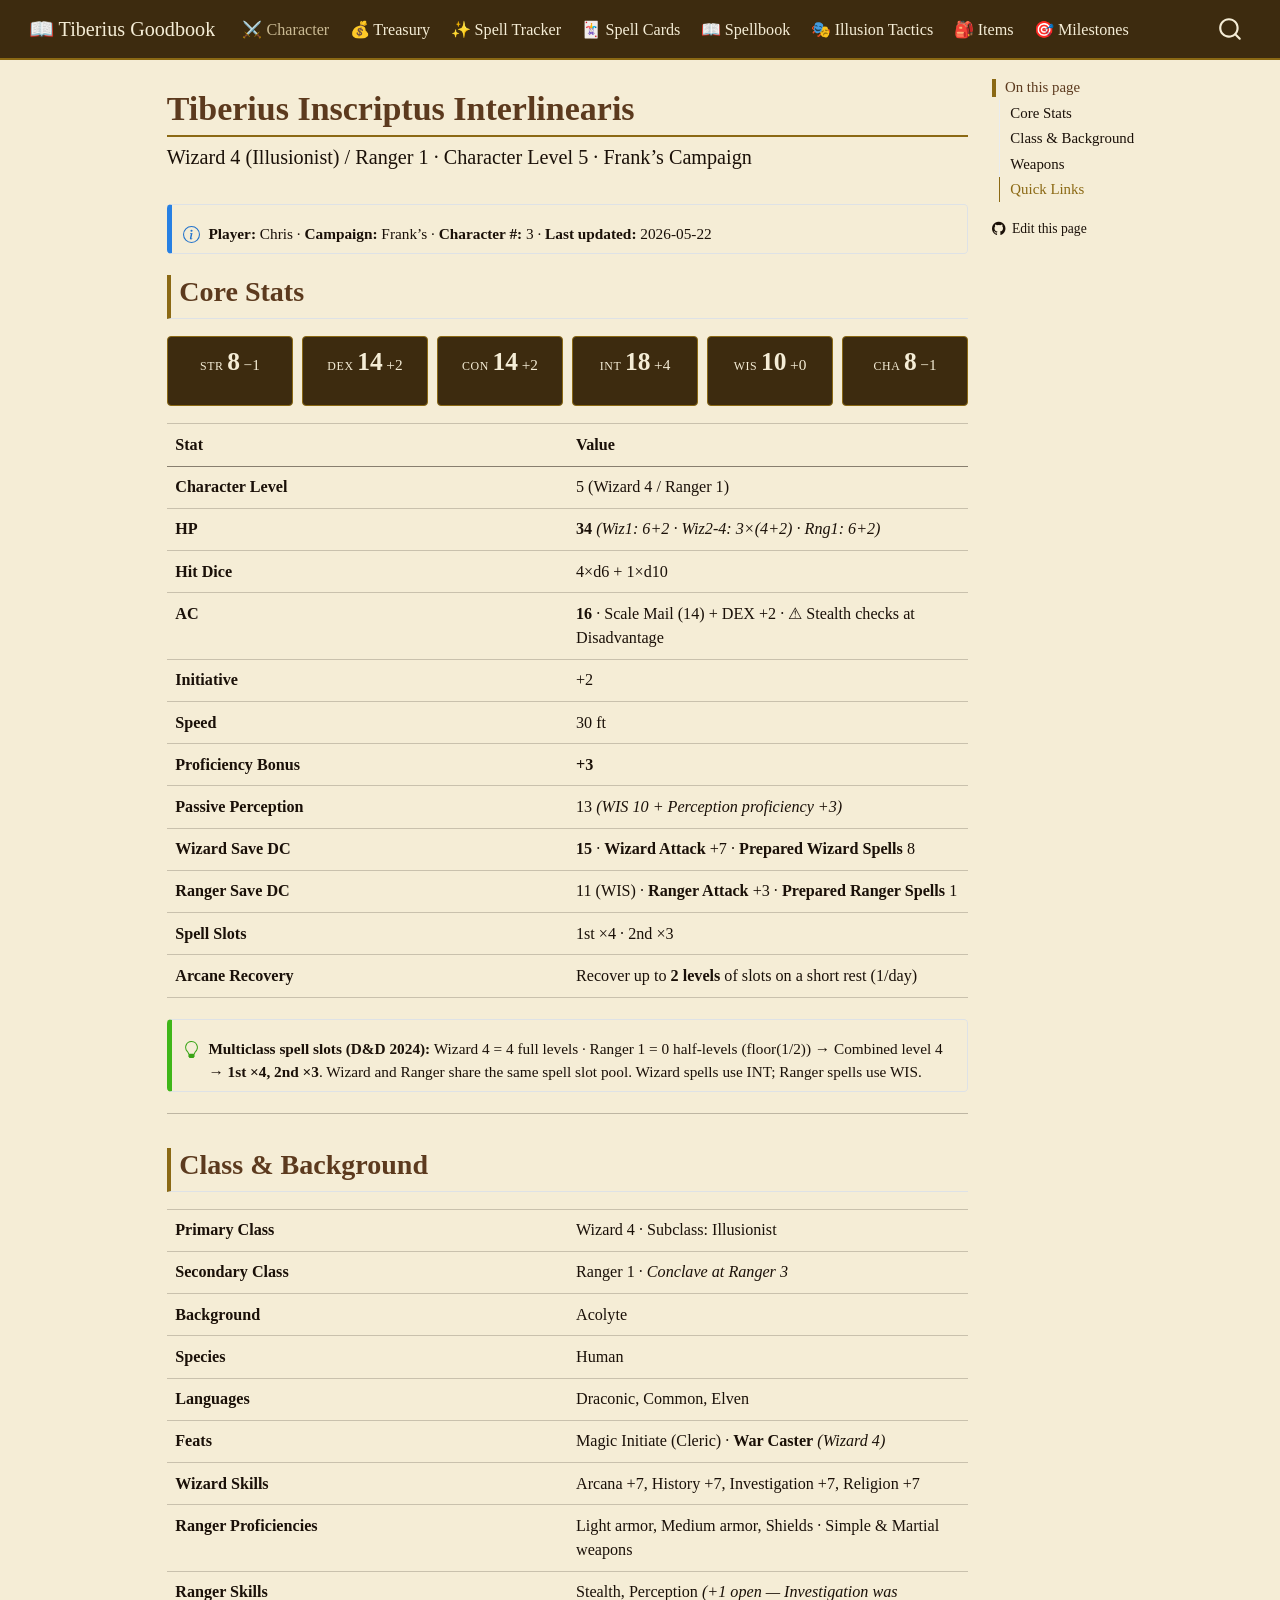
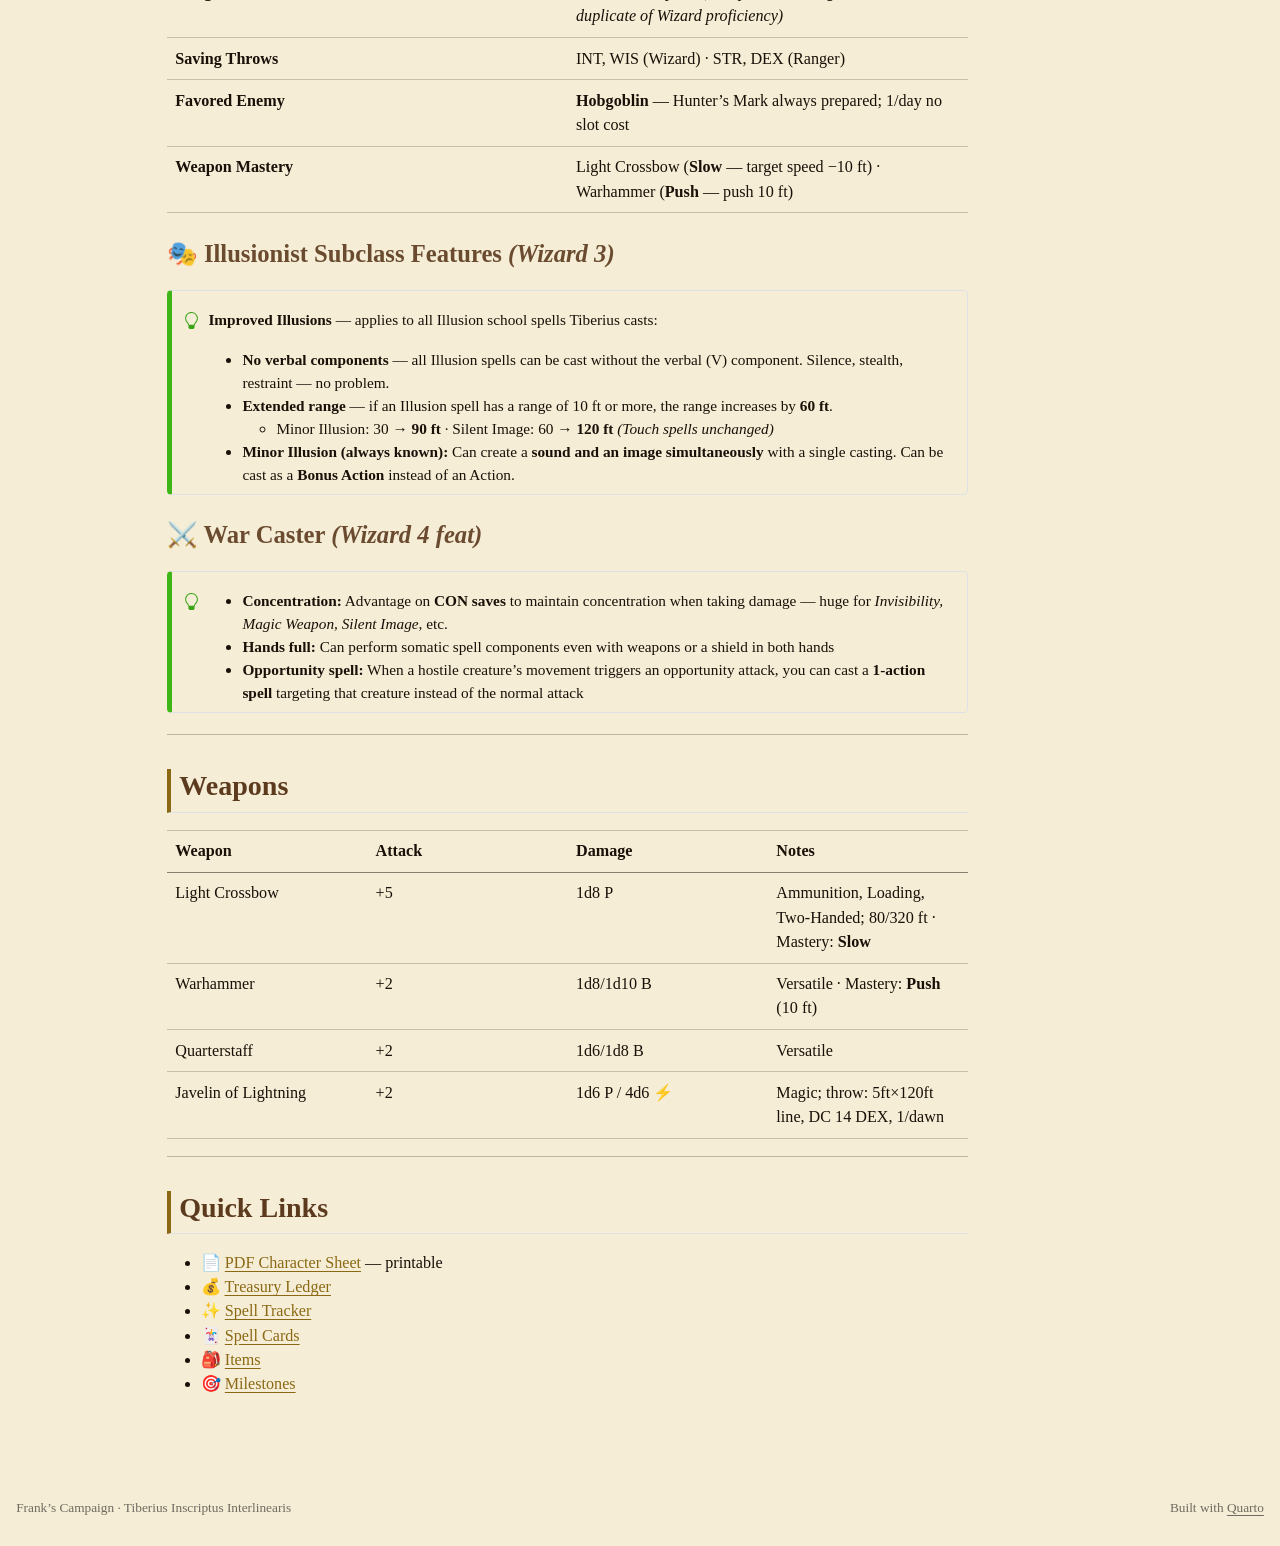
<file: docs/index.html>
<!DOCTYPE html>
<html xmlns="http://www.w3.org/1999/xhtml" lang="en" xml:lang="en"><head>

<meta charset="utf-8">
<meta name="generator" content="quarto-1.9.12">

<meta name="viewport" content="width=device-width, initial-scale=1.0, user-scalable=yes">


<title>Tiberius Inscriptus Interlinearis – The Goodbook — Tiberius</title>
<style>
code{white-space: pre-wrap;}
span.smallcaps{font-variant: small-caps;}
div.columns{display: flex; gap: min(4vw, 1.5em);}
div.column{flex: auto; overflow-x: auto;}
div.hanging-indent{margin-left: 1.5em; text-indent: -1.5em;}
ul.task-list{list-style: none;}
ul.task-list li input[type="checkbox"] {
  width: 0.8em;
  margin: 0 0.8em 0.2em -1em; /* quarto-specific, see https://github.com/quarto-dev/quarto-cli/issues/4556 */ 
  vertical-align: middle;
}
</style>


<script src="site_libs/quarto-nav/quarto-nav.js"></script>
<script src="site_libs/quarto-nav/headroom.min.js"></script>
<script src="site_libs/clipboard/clipboard.min.js"></script>
<script src="site_libs/quarto-search/autocomplete.umd.js"></script>
<script src="site_libs/quarto-search/fuse.min.js"></script>
<script src="site_libs/quarto-search/quarto-search.js"></script>
<meta name="quarto:offset" content="./">
<link href="./assets/favicon.png" rel="icon" type="image/png">
<script src="site_libs/quarto-html/quarto.js" type="module"></script>
<script src="site_libs/quarto-html/tabsets/tabsets.js" type="module"></script>
<script src="site_libs/quarto-html/axe/axe-check.js" type="module"></script>
<script src="site_libs/quarto-html/popper.min.js"></script>
<script src="site_libs/quarto-html/tippy.umd.min.js"></script>
<script src="site_libs/quarto-html/anchor.min.js"></script>
<link href="site_libs/quarto-html/tippy.css" rel="stylesheet">
<link href="site_libs/quarto-html/quarto-syntax-highlighting-cdaacfc258cb6f151192107f105ac881.css" rel="stylesheet" id="quarto-text-highlighting-styles">
<script src="site_libs/bootstrap/bootstrap.min.js"></script>
<link href="site_libs/bootstrap/bootstrap-icons.css" rel="stylesheet">
<link href="site_libs/bootstrap/bootstrap-595ac2289d5b0f4f6ef764df2582cfe8.min.css" rel="stylesheet" append-hash="true" id="quarto-bootstrap" data-mode="light">
<script id="quarto-search-options" type="application/json">{
  "location": "navbar",
  "copy-button": false,
  "collapse-after": 3,
  "panel-placement": "end",
  "type": "overlay",
  "limit": 50,
  "keyboard-shortcut": [
    "f",
    "/",
    "s"
  ],
  "show-item-context": false,
  "language": {
    "search-no-results-text": "No results",
    "search-matching-documents-text": "matching documents",
    "search-copy-link-title": "Copy link to search",
    "search-hide-matches-text": "Hide additional matches",
    "search-more-match-text": "more match in this document",
    "search-more-matches-text": "more matches in this document",
    "search-clear-button-title": "Clear",
    "search-text-placeholder": "",
    "search-detached-cancel-button-title": "Cancel",
    "search-submit-button-title": "Submit",
    "search-label": "Search"
  }
}</script>
<style>html{ scroll-behavior: smooth; }</style>


</head>

<body class="nav-fixed quarto-light">

<div id="quarto-search-results"></div>
  <header id="quarto-header" class="headroom fixed-top">
    <nav class="navbar navbar-expand-lg " data-bs-theme="dark">
      <div class="navbar-container container-fluid">
      <div class="navbar-brand-container mx-auto">
    <a class="navbar-brand" href="./index.html">
    <span class="navbar-title">📖 Tiberius Goodbook</span>
    </a>
  </div>
            <div id="quarto-search" class="" title="Search"></div>
          <button class="navbar-toggler" type="button" data-bs-toggle="collapse" data-bs-target="#navbarCollapse" aria-controls="navbarCollapse" role="menu" aria-expanded="false" aria-label="Toggle navigation" onclick="if (window.quartoToggleHeadroom) { window.quartoToggleHeadroom(); }">
  <span class="navbar-toggler-icon"></span>
</button>
          <div class="collapse navbar-collapse" id="navbarCollapse">
            <ul class="navbar-nav navbar-nav-scroll me-auto">
  <li class="nav-item">
    <a class="nav-link active" href="./index.html" aria-current="page"> 
<span class="menu-text">⚔️ Character</span></a>
  </li>  
  <li class="nav-item">
    <a class="nav-link" href="./treasury.html"> 
<span class="menu-text">💰 Treasury</span></a>
  </li>  
  <li class="nav-item">
    <a class="nav-link" href="./spells.html"> 
<span class="menu-text">✨ Spell Tracker</span></a>
  </li>  
  <li class="nav-item">
    <a class="nav-link" href="./spellcards.html"> 
<span class="menu-text">🃏 Spell Cards</span></a>
  </li>  
  <li class="nav-item">
    <a class="nav-link" href="./spellbook.html"> 
<span class="menu-text">📖 Spellbook</span></a>
  </li>  
  <li class="nav-item">
    <a class="nav-link" href="./illusion-tactics.html"> 
<span class="menu-text">🎭 Illusion Tactics</span></a>
  </li>  
  <li class="nav-item">
    <a class="nav-link" href="./items.html"> 
<span class="menu-text">🎒 Items</span></a>
  </li>  
  <li class="nav-item">
    <a class="nav-link" href="./milestones.html"> 
<span class="menu-text">🎯 Milestones</span></a>
  </li>  
</ul>
          </div> <!-- /navcollapse -->
            <div class="quarto-navbar-tools">
</div>
      </div> <!-- /container-fluid -->
    </nav>
</header>
<!-- content -->
<div id="quarto-content" class="quarto-container page-columns page-rows-contents page-layout-article page-navbar">
<!-- sidebar -->
<!-- margin-sidebar -->
    <div id="quarto-margin-sidebar" class="sidebar margin-sidebar">
        <nav id="TOC" role="doc-toc" class="toc-active">
    <h2 id="toc-title">On this page</h2>
   
  <ul>
  <li><a href="#core-stats" id="toc-core-stats" class="nav-link active" data-scroll-target="#core-stats">Core Stats</a></li>
  <li><a href="#class-background" id="toc-class-background" class="nav-link" data-scroll-target="#class-background">Class &amp; Background</a>
  <ul class="collapse">
  <li><a href="#illusionist-subclass-features-wizard-3" id="toc-illusionist-subclass-features-wizard-3" class="nav-link" data-scroll-target="#illusionist-subclass-features-wizard-3">🎭 Illusionist Subclass Features <em>(Wizard 3)</em></a></li>
  <li><a href="#war-caster-wizard-4-feat" id="toc-war-caster-wizard-4-feat" class="nav-link" data-scroll-target="#war-caster-wizard-4-feat">⚔️ War Caster <em>(Wizard 4 feat)</em></a></li>
  </ul></li>
  <li><a href="#weapons" id="toc-weapons" class="nav-link" data-scroll-target="#weapons">Weapons</a></li>
  <li><a href="#quick-links" id="toc-quick-links" class="nav-link" data-scroll-target="#quick-links">Quick Links</a></li>
  </ul>
<div class="toc-actions"><ul><li><a href="https://github.com/chris-tonomy/Tiberius---Online-Campaign-Frank/edit/main/index.qmd" class="toc-action"><i class="bi bi-github"></i>Edit this page</a></li></ul></div></nav>
    </div>
<!-- main -->
<main class="content" id="quarto-document-content">

<header id="title-block-header" class="quarto-title-block default">
<div class="quarto-title">
<h1 class="title">Tiberius Inscriptus Interlinearis</h1>
<p class="subtitle lead">Wizard 4 (Illusionist) / Ranger 1 · Character Level 5 · Frank’s Campaign</p>
</div>



<div class="quarto-title-meta">

    
  
    
  </div>
  


</header>


<div class="callout callout-style-simple callout-note">
<div class="callout-body d-flex">
<div class="callout-icon-container">
<i class="callout-icon"></i>
</div>
<div class="callout-body-container">
<p><strong>Player:</strong> Chris · <strong>Campaign:</strong> Frank’s · <strong>Character #:</strong> 3 · <strong>Last updated:</strong> 2026-05-22</p>
</div>
</div>
</div>
<section id="core-stats" class="level2">
<h2 class="anchored" data-anchor-id="core-stats">Core Stats</h2>
<div class="stat-grid">
<div class="stat-box">
<p><span class="label">STR</span> <span class="score">8</span> <span class="mod">−1</span></p>
</div>
<div class="stat-box">
<p><span class="label">DEX</span> <span class="score">14</span> <span class="mod">+2</span></p>
</div>
<div class="stat-box">
<p><span class="label">CON</span> <span class="score">14</span> <span class="mod">+2</span></p>
</div>
<div class="stat-box">
<p><span class="label">INT</span> <span class="score">18</span> <span class="mod">+4</span></p>
</div>
<div class="stat-box">
<p><span class="label">WIS</span> <span class="score">10</span> <span class="mod">+0</span></p>
</div>
<div class="stat-box">
<p><span class="label">CHA</span> <span class="score">8</span> <span class="mod">−1</span></p>
</div>
</div>
<table class="caption-top table">
<colgroup>
<col style="width: 50%">
<col style="width: 50%">
</colgroup>
<thead>
<tr class="header">
<th>Stat</th>
<th>Value</th>
</tr>
</thead>
<tbody>
<tr class="odd">
<td><strong>Character Level</strong></td>
<td>5 (Wizard 4 / Ranger 1)</td>
</tr>
<tr class="even">
<td><strong>HP</strong></td>
<td><strong>34</strong> <em>(Wiz1: 6+2 · Wiz2-4: 3×(4+2) · Rng1: 6+2)</em></td>
</tr>
<tr class="odd">
<td><strong>Hit Dice</strong></td>
<td>4×d6 + 1×d10</td>
</tr>
<tr class="even">
<td><strong>AC</strong></td>
<td><strong>16</strong> · Scale Mail (14) + DEX +2 · ⚠ Stealth checks at Disadvantage</td>
</tr>
<tr class="odd">
<td><strong>Initiative</strong></td>
<td>+2</td>
</tr>
<tr class="even">
<td><strong>Speed</strong></td>
<td>30 ft</td>
</tr>
<tr class="odd">
<td><strong>Proficiency Bonus</strong></td>
<td><strong>+3</strong></td>
</tr>
<tr class="even">
<td><strong>Passive Perception</strong></td>
<td>13 <em>(WIS 10 + Perception proficiency +3)</em></td>
</tr>
<tr class="odd">
<td><strong>Wizard Save DC</strong></td>
<td><strong>15</strong> · <strong>Wizard Attack</strong> +7 · <strong>Prepared Wizard Spells</strong> 8</td>
</tr>
<tr class="even">
<td><strong>Ranger Save DC</strong></td>
<td>11 (WIS) · <strong>Ranger Attack</strong> +3 · <strong>Prepared Ranger Spells</strong> 1</td>
</tr>
<tr class="odd">
<td><strong>Spell Slots</strong></td>
<td>1st ×4 · 2nd ×3</td>
</tr>
<tr class="even">
<td><strong>Arcane Recovery</strong></td>
<td>Recover up to <strong>2 levels</strong> of slots on a short rest (1/day)</td>
</tr>
</tbody>
</table>
<div class="callout callout-style-simple callout-tip">
<div class="callout-body d-flex">
<div class="callout-icon-container">
<i class="callout-icon"></i>
</div>
<div class="callout-body-container">
<p><strong>Multiclass spell slots (D&amp;D 2024):</strong> Wizard 4 = 4 full levels · Ranger 1 = 0 half-levels (floor(1/2)) → Combined level 4 → <strong>1st ×4, 2nd ×3</strong>. Wizard and Ranger share the same spell slot pool. Wizard spells use INT; Ranger spells use WIS.</p>
</div>
</div>
</div>
<hr>
</section>
<section id="class-background" class="level2">
<h2 class="anchored" data-anchor-id="class-background">Class &amp; Background</h2>
<table class="caption-top table">
<colgroup>
<col style="width: 50%">
<col style="width: 50%">
</colgroup>
<tbody>
<tr class="odd">
<td><strong>Primary Class</strong></td>
<td>Wizard 4 · Subclass: Illusionist</td>
</tr>
<tr class="even">
<td><strong>Secondary Class</strong></td>
<td>Ranger 1 · <em>Conclave at Ranger 3</em></td>
</tr>
<tr class="odd">
<td><strong>Background</strong></td>
<td>Acolyte</td>
</tr>
<tr class="even">
<td><strong>Species</strong></td>
<td>Human</td>
</tr>
<tr class="odd">
<td><strong>Languages</strong></td>
<td>Draconic, Common, Elven</td>
</tr>
<tr class="even">
<td><strong>Feats</strong></td>
<td>Magic Initiate (Cleric) · <strong>War Caster</strong> <em>(Wizard 4)</em></td>
</tr>
<tr class="odd">
<td><strong>Wizard Skills</strong></td>
<td>Arcana +7, History +7, Investigation +7, Religion +7</td>
</tr>
<tr class="even">
<td><strong>Ranger Proficiencies</strong></td>
<td>Light armor, Medium armor, Shields · Simple &amp; Martial weapons</td>
</tr>
<tr class="odd">
<td><strong>Ranger Skills</strong></td>
<td>Stealth, Perception <em>(+1 open — Investigation was duplicate of Wizard proficiency)</em></td>
</tr>
<tr class="even">
<td><strong>Saving Throws</strong></td>
<td>INT, WIS (Wizard) · STR, DEX (Ranger)</td>
</tr>
<tr class="odd">
<td><strong>Favored Enemy</strong></td>
<td><strong>Hobgoblin</strong> — Hunter’s Mark always prepared; 1/day no slot cost</td>
</tr>
<tr class="even">
<td><strong>Weapon Mastery</strong></td>
<td>Light Crossbow (<strong>Slow</strong> — target speed −10 ft) · Warhammer (<strong>Push</strong> — push 10 ft)</td>
</tr>
</tbody>
</table>
<section id="illusionist-subclass-features-wizard-3" class="level3">
<h3 class="anchored" data-anchor-id="illusionist-subclass-features-wizard-3">🎭 Illusionist Subclass Features <em>(Wizard 3)</em></h3>
<div class="callout callout-style-simple callout-tip">
<div class="callout-body d-flex">
<div class="callout-icon-container">
<i class="callout-icon"></i>
</div>
<div class="callout-body-container">
<p><strong>Improved Illusions</strong> — applies to all Illusion school spells Tiberius casts:</p>
<ul>
<li><strong>No verbal components</strong> — all Illusion spells can be cast without the verbal (V) component. Silence, stealth, restraint — no problem.</li>
<li><strong>Extended range</strong> — if an Illusion spell has a range of 10 ft or more, the range increases by <strong>60 ft</strong>.
<ul>
<li>Minor Illusion: 30 → <strong>90 ft</strong> · Silent Image: 60 → <strong>120 ft</strong> <em>(Touch spells unchanged)</em></li>
</ul></li>
<li><strong>Minor Illusion (always known):</strong> Can create a <strong>sound and an image simultaneously</strong> with a single casting. Can be cast as a <strong>Bonus Action</strong> instead of an Action.</li>
</ul>
</div>
</div>
</div>
</section>
<section id="war-caster-wizard-4-feat" class="level3">
<h3 class="anchored" data-anchor-id="war-caster-wizard-4-feat">⚔️ War Caster <em>(Wizard 4 feat)</em></h3>
<div class="callout callout-style-simple callout-tip">
<div class="callout-body d-flex">
<div class="callout-icon-container">
<i class="callout-icon"></i>
</div>
<div class="callout-body-container">
<ul>
<li><strong>Concentration:</strong> Advantage on <strong>CON saves</strong> to maintain concentration when taking damage — huge for <em>Invisibility, Magic Weapon, Silent Image,</em> etc.</li>
<li><strong>Hands full:</strong> Can perform somatic spell components even with weapons or a shield in both hands</li>
<li><strong>Opportunity spell:</strong> When a hostile creature’s movement triggers an opportunity attack, you can cast a <strong>1-action spell</strong> targeting that creature instead of the normal attack</li>
</ul>
</div>
</div>
</div>
<hr>
</section>
</section>
<section id="weapons" class="level2">
<h2 class="anchored" data-anchor-id="weapons">Weapons</h2>
<table class="caption-top table">
<colgroup>
<col style="width: 25%">
<col style="width: 25%">
<col style="width: 25%">
<col style="width: 25%">
</colgroup>
<thead>
<tr class="header">
<th>Weapon</th>
<th>Attack</th>
<th>Damage</th>
<th>Notes</th>
</tr>
</thead>
<tbody>
<tr class="odd">
<td>Light Crossbow</td>
<td>+5</td>
<td>1d8 P</td>
<td>Ammunition, Loading, Two-Handed; 80/320 ft · Mastery: <strong>Slow</strong></td>
</tr>
<tr class="even">
<td>Warhammer</td>
<td>+2</td>
<td>1d8/1d10 B</td>
<td>Versatile · Mastery: <strong>Push</strong> (10 ft)</td>
</tr>
<tr class="odd">
<td>Quarterstaff</td>
<td>+2</td>
<td>1d6/1d8 B</td>
<td>Versatile</td>
</tr>
<tr class="even">
<td>Javelin of Lightning</td>
<td>+2</td>
<td>1d6 P / 4d6 ⚡</td>
<td>Magic; throw: 5ft×120ft line, DC 14 DEX, 1/dawn</td>
</tr>
</tbody>
</table>
<hr>
</section>
<section id="quick-links" class="level2">
<h2 class="anchored" data-anchor-id="quick-links">Quick Links</h2>
<ul>
<li>📄 <a href="Tiberius.pdf">PDF Character Sheet</a> — printable</li>
<li>💰 <a href="./treasury.html">Treasury Ledger</a></li>
<li>✨ <a href="./spells.html">Spell Tracker</a></li>
<li>🃏 <a href="./spellcards.html">Spell Cards</a></li>
<li>🎒 <a href="./items.html">Items</a></li>
<li>🎯 <a href="./milestones.html">Milestones</a></li>
</ul>


</section>

</main> <!-- /main -->
<script id="quarto-html-after-body" type="application/javascript">
  window.document.addEventListener("DOMContentLoaded", function (event) {
    const icon = "";
    const anchorJS = new window.AnchorJS();
    anchorJS.options = {
      placement: 'right',
      icon: icon
    };
    anchorJS.add('.anchored');
    const isCodeAnnotation = (el) => {
      for (const clz of el.classList) {
        if (clz.startsWith('code-annotation-')) {                     
          return true;
        }
      }
      return false;
    }
    const onCopySuccess = function(e) {
      // button target
      const button = e.trigger;
      // don't keep focus
      button.blur();
      // flash "checked"
      button.classList.add('code-copy-button-checked');
      var currentTitle = button.getAttribute("title");
      button.setAttribute("title", "Copied!");
      let tooltip;
      if (window.bootstrap) {
        button.setAttribute("data-bs-toggle", "tooltip");
        button.setAttribute("data-bs-placement", "left");
        button.setAttribute("data-bs-title", "Copied!");
        tooltip = new bootstrap.Tooltip(button, 
          { trigger: "manual", 
            customClass: "code-copy-button-tooltip",
            offset: [0, -8]});
        tooltip.show();    
      }
      setTimeout(function() {
        if (tooltip) {
          tooltip.hide();
          button.removeAttribute("data-bs-title");
          button.removeAttribute("data-bs-toggle");
          button.removeAttribute("data-bs-placement");
        }
        button.setAttribute("title", currentTitle);
        button.classList.remove('code-copy-button-checked');
      }, 1000);
      // clear code selection
      e.clearSelection();
    }
    const getTextToCopy = function(trigger) {
      const outerScaffold = trigger.parentElement.cloneNode(true);
      const codeEl = outerScaffold.querySelector('code');
      for (const childEl of codeEl.children) {
        if (isCodeAnnotation(childEl)) {
          childEl.remove();
        }
      }
      return codeEl.innerText;
    }
    const clipboard = new window.ClipboardJS('.code-copy-button:not([data-in-quarto-modal])', {
      text: getTextToCopy
    });
    clipboard.on('success', onCopySuccess);
    if (window.document.getElementById('quarto-embedded-source-code-modal')) {
      const clipboardModal = new window.ClipboardJS('.code-copy-button[data-in-quarto-modal]', {
        text: getTextToCopy,
        container: window.document.getElementById('quarto-embedded-source-code-modal')
      });
      clipboardModal.on('success', onCopySuccess);
    }
      var localhostRegex = new RegExp(/^(?:http|https):\/\/localhost\:?[0-9]*\//);
      var mailtoRegex = new RegExp(/^mailto:/);
        var filterRegex = new RegExp('/' + window.location.host + '/');
      var isInternal = (href) => {
          return filterRegex.test(href) || localhostRegex.test(href) || mailtoRegex.test(href);
      }
      // Inspect non-navigation links and adorn them if external
     var links = window.document.querySelectorAll('a[href]:not(.nav-link):not(.navbar-brand):not(.toc-action):not(.sidebar-link):not(.sidebar-item-toggle):not(.pagination-link):not(.no-external):not([aria-hidden]):not(.dropdown-item):not(.quarto-navigation-tool):not(.about-link)');
      for (var i=0; i<links.length; i++) {
        const link = links[i];
        if (!isInternal(link.href)) {
          // undo the damage that might have been done by quarto-nav.js in the case of
          // links that we want to consider external
          if (link.dataset.originalHref !== undefined) {
            link.href = link.dataset.originalHref;
          }
        }
      }
    function tippyHover(el, contentFn, onTriggerFn, onUntriggerFn) {
      const config = {
        allowHTML: true,
        maxWidth: 500,
        delay: 100,
        arrow: false,
        appendTo: function(el) {
            return el.parentElement;
        },
        interactive: true,
        interactiveBorder: 10,
        theme: 'quarto',
        placement: 'bottom-start',
      };
      if (contentFn) {
        config.content = contentFn;
      }
      if (onTriggerFn) {
        config.onTrigger = onTriggerFn;
      }
      if (onUntriggerFn) {
        config.onUntrigger = onUntriggerFn;
      }
      window.tippy(el, config); 
    }
    const noterefs = window.document.querySelectorAll('a[role="doc-noteref"]');
    for (var i=0; i<noterefs.length; i++) {
      const ref = noterefs[i];
      tippyHover(ref, function() {
        // use id or data attribute instead here
        let href = ref.getAttribute('data-footnote-href') || ref.getAttribute('href');
        try { href = new URL(href).hash; } catch {}
        const id = href.replace(/^#\/?/, "");
        const note = window.document.getElementById(id);
        if (note) {
          return note.innerHTML;
        } else {
          return "";
        }
      });
    }
    const xrefs = window.document.querySelectorAll('a.quarto-xref');
    const processXRef = (id, note) => {
      // Strip column container classes
      const stripColumnClz = (el) => {
        el.classList.remove("page-full", "page-columns");
        if (el.children) {
          for (const child of el.children) {
            stripColumnClz(child);
          }
        }
      }
      stripColumnClz(note)
      if (id === null || id.startsWith('sec-')) {
        // Special case sections, only their first couple elements
        const container = document.createElement("div");
        if (note.children && note.children.length > 2) {
          container.appendChild(note.children[0].cloneNode(true));
          for (let i = 1; i < note.children.length; i++) {
            const child = note.children[i];
            if (child.tagName === "P" && child.innerText === "") {
              continue;
            } else {
              container.appendChild(child.cloneNode(true));
              break;
            }
          }
          if (window.Quarto?.typesetMath) {
            window.Quarto.typesetMath(container);
          }
          return container.innerHTML
        } else {
          if (window.Quarto?.typesetMath) {
            window.Quarto.typesetMath(note);
          }
          return note.innerHTML;
        }
      } else {
        // Remove any anchor links if they are present
        const anchorLink = note.querySelector('a.anchorjs-link');
        if (anchorLink) {
          anchorLink.remove();
        }
        if (window.Quarto?.typesetMath) {
          window.Quarto.typesetMath(note);
        }
        if (note.classList.contains("callout")) {
          return note.outerHTML;
        } else {
          return note.innerHTML;
        }
      }
    }
    for (var i=0; i<xrefs.length; i++) {
      const xref = xrefs[i];
      tippyHover(xref, undefined, function(instance) {
        instance.disable();
        let url = xref.getAttribute('href');
        let hash = undefined; 
        if (url.startsWith('#')) {
          hash = url;
        } else {
          try { hash = new URL(url).hash; } catch {}
        }
        if (hash) {
          const id = hash.replace(/^#\/?/, "");
          const note = window.document.getElementById(id);
          if (note !== null) {
            try {
              const html = processXRef(id, note.cloneNode(true));
              instance.setContent(html);
            } finally {
              instance.enable();
              instance.show();
            }
          } else {
            // See if we can fetch this
            fetch(url.split('#')[0])
            .then(res => res.text())
            .then(html => {
              const parser = new DOMParser();
              const htmlDoc = parser.parseFromString(html, "text/html");
              const note = htmlDoc.getElementById(id);
              if (note !== null) {
                const html = processXRef(id, note);
                instance.setContent(html);
              } 
            }).finally(() => {
              instance.enable();
              instance.show();
            });
          }
        } else {
          // See if we can fetch a full url (with no hash to target)
          // This is a special case and we should probably do some content thinning / targeting
          fetch(url)
          .then(res => res.text())
          .then(html => {
            const parser = new DOMParser();
            const htmlDoc = parser.parseFromString(html, "text/html");
            const note = htmlDoc.querySelector('main.content');
            if (note !== null) {
              // This should only happen for chapter cross references
              // (since there is no id in the URL)
              // remove the first header
              if (note.children.length > 0 && note.children[0].tagName === "HEADER") {
                note.children[0].remove();
              }
              const html = processXRef(null, note);
              instance.setContent(html);
            } 
          }).finally(() => {
            instance.enable();
            instance.show();
          });
        }
      }, function(instance) {
      });
    }
        let selectedAnnoteEl;
        const selectorForAnnotation = ( cell, annotation) => {
          let cellAttr = 'data-code-cell="' + cell + '"';
          let lineAttr = 'data-code-annotation="' +  annotation + '"';
          const selector = 'span[' + cellAttr + '][' + lineAttr + ']';
          return selector;
        }
        const selectCodeLines = (annoteEl) => {
          const doc = window.document;
          const targetCell = annoteEl.getAttribute("data-target-cell");
          const targetAnnotation = annoteEl.getAttribute("data-target-annotation");
          const annoteSpan = window.document.querySelector(selectorForAnnotation(targetCell, targetAnnotation));
          const lines = annoteSpan.getAttribute("data-code-lines").split(",");
          const lineIds = lines.map((line) => {
            return targetCell + "-" + line;
          })
          let top = null;
          let height = null;
          let parent = null;
          if (lineIds.length > 0) {
              //compute the position of the single el (top and bottom and make a div)
              const el = window.document.getElementById(lineIds[0]);
              top = el.offsetTop;
              height = el.offsetHeight;
              parent = el.parentElement.parentElement;
            if (lineIds.length > 1) {
              const lastEl = window.document.getElementById(lineIds[lineIds.length - 1]);
              const bottom = lastEl.offsetTop + lastEl.offsetHeight;
              height = bottom - top;
            }
            if (top !== null && height !== null && parent !== null) {
              // cook up a div (if necessary) and position it 
              let div = window.document.getElementById("code-annotation-line-highlight");
              if (div === null) {
                div = window.document.createElement("div");
                div.setAttribute("id", "code-annotation-line-highlight");
                div.style.position = 'absolute';
                parent.appendChild(div);
              }
              div.style.top = top - 2 + "px";
              div.style.height = height + 4 + "px";
              div.style.left = 0;
              let gutterDiv = window.document.getElementById("code-annotation-line-highlight-gutter");
              if (gutterDiv === null) {
                gutterDiv = window.document.createElement("div");
                gutterDiv.setAttribute("id", "code-annotation-line-highlight-gutter");
                gutterDiv.style.position = 'absolute';
                const codeCell = window.document.getElementById(targetCell);
                const gutter = codeCell.querySelector('.code-annotation-gutter');
                gutter.appendChild(gutterDiv);
              }
              gutterDiv.style.top = top - 2 + "px";
              gutterDiv.style.height = height + 4 + "px";
            }
            selectedAnnoteEl = annoteEl;
          }
        };
        const unselectCodeLines = () => {
          const elementsIds = ["code-annotation-line-highlight", "code-annotation-line-highlight-gutter"];
          elementsIds.forEach((elId) => {
            const div = window.document.getElementById(elId);
            if (div) {
              div.remove();
            }
          });
          selectedAnnoteEl = undefined;
        };
          // Handle positioning of the toggle
      window.addEventListener(
        "resize",
        throttle(() => {
          elRect = undefined;
          if (selectedAnnoteEl) {
            selectCodeLines(selectedAnnoteEl);
          }
        }, 10)
      );
      function throttle(fn, ms) {
      let throttle = false;
      let timer;
        return (...args) => {
          if(!throttle) { // first call gets through
              fn.apply(this, args);
              throttle = true;
          } else { // all the others get throttled
              if(timer) clearTimeout(timer); // cancel #2
              timer = setTimeout(() => {
                fn.apply(this, args);
                timer = throttle = false;
              }, ms);
          }
        };
      }
        // Attach click handler to the DT
        const annoteDls = window.document.querySelectorAll('dt[data-target-cell]');
        for (const annoteDlNode of annoteDls) {
          annoteDlNode.addEventListener('click', (event) => {
            const clickedEl = event.target;
            if (clickedEl !== selectedAnnoteEl) {
              unselectCodeLines();
              const activeEl = window.document.querySelector('dt[data-target-cell].code-annotation-active');
              if (activeEl) {
                activeEl.classList.remove('code-annotation-active');
              }
              selectCodeLines(clickedEl);
              clickedEl.classList.add('code-annotation-active');
            } else {
              // Unselect the line
              unselectCodeLines();
              clickedEl.classList.remove('code-annotation-active');
            }
          });
        }
    const findCites = (el) => {
      const parentEl = el.parentElement;
      if (parentEl) {
        const cites = parentEl.dataset.cites;
        if (cites) {
          return {
            el,
            cites: cites.split(' ')
          };
        } else {
          return findCites(el.parentElement)
        }
      } else {
        return undefined;
      }
    };
    var bibliorefs = window.document.querySelectorAll('a[role="doc-biblioref"]');
    for (var i=0; i<bibliorefs.length; i++) {
      const ref = bibliorefs[i];
      const citeInfo = findCites(ref);
      if (citeInfo) {
        tippyHover(citeInfo.el, function() {
          var popup = window.document.createElement('div');
          citeInfo.cites.forEach(function(cite) {
            var citeDiv = window.document.createElement('div');
            citeDiv.classList.add('hanging-indent');
            citeDiv.classList.add('csl-entry');
            var biblioDiv = window.document.getElementById('ref-' + cite);
            if (biblioDiv) {
              citeDiv.innerHTML = biblioDiv.innerHTML;
            }
            popup.appendChild(citeDiv);
          });
          return popup.innerHTML;
        });
      }
    }
  });
  </script>
</div> <!-- /content -->
<footer class="footer">
  <div class="nav-footer">
    <div class="nav-footer-left">
<p>Frank’s Campaign · Tiberius Inscriptus Interlinearis</p>
</div>   
    <div class="nav-footer-center">
      &nbsp;
    <div class="toc-actions d-sm-block d-md-none"><ul><li><a href="https://github.com/chris-tonomy/Tiberius---Online-Campaign-Frank/edit/main/index.qmd" class="toc-action"><i class="bi bi-github"></i>Edit this page</a></li></ul></div></div>
    <div class="nav-footer-right">
<p>Built with <a href="https://quarto.org">Quarto</a></p>
</div>
  </div>
</footer>




<script src="site_libs/quarto-html/zenscroll-min.js"></script>
</body></html>
</file>
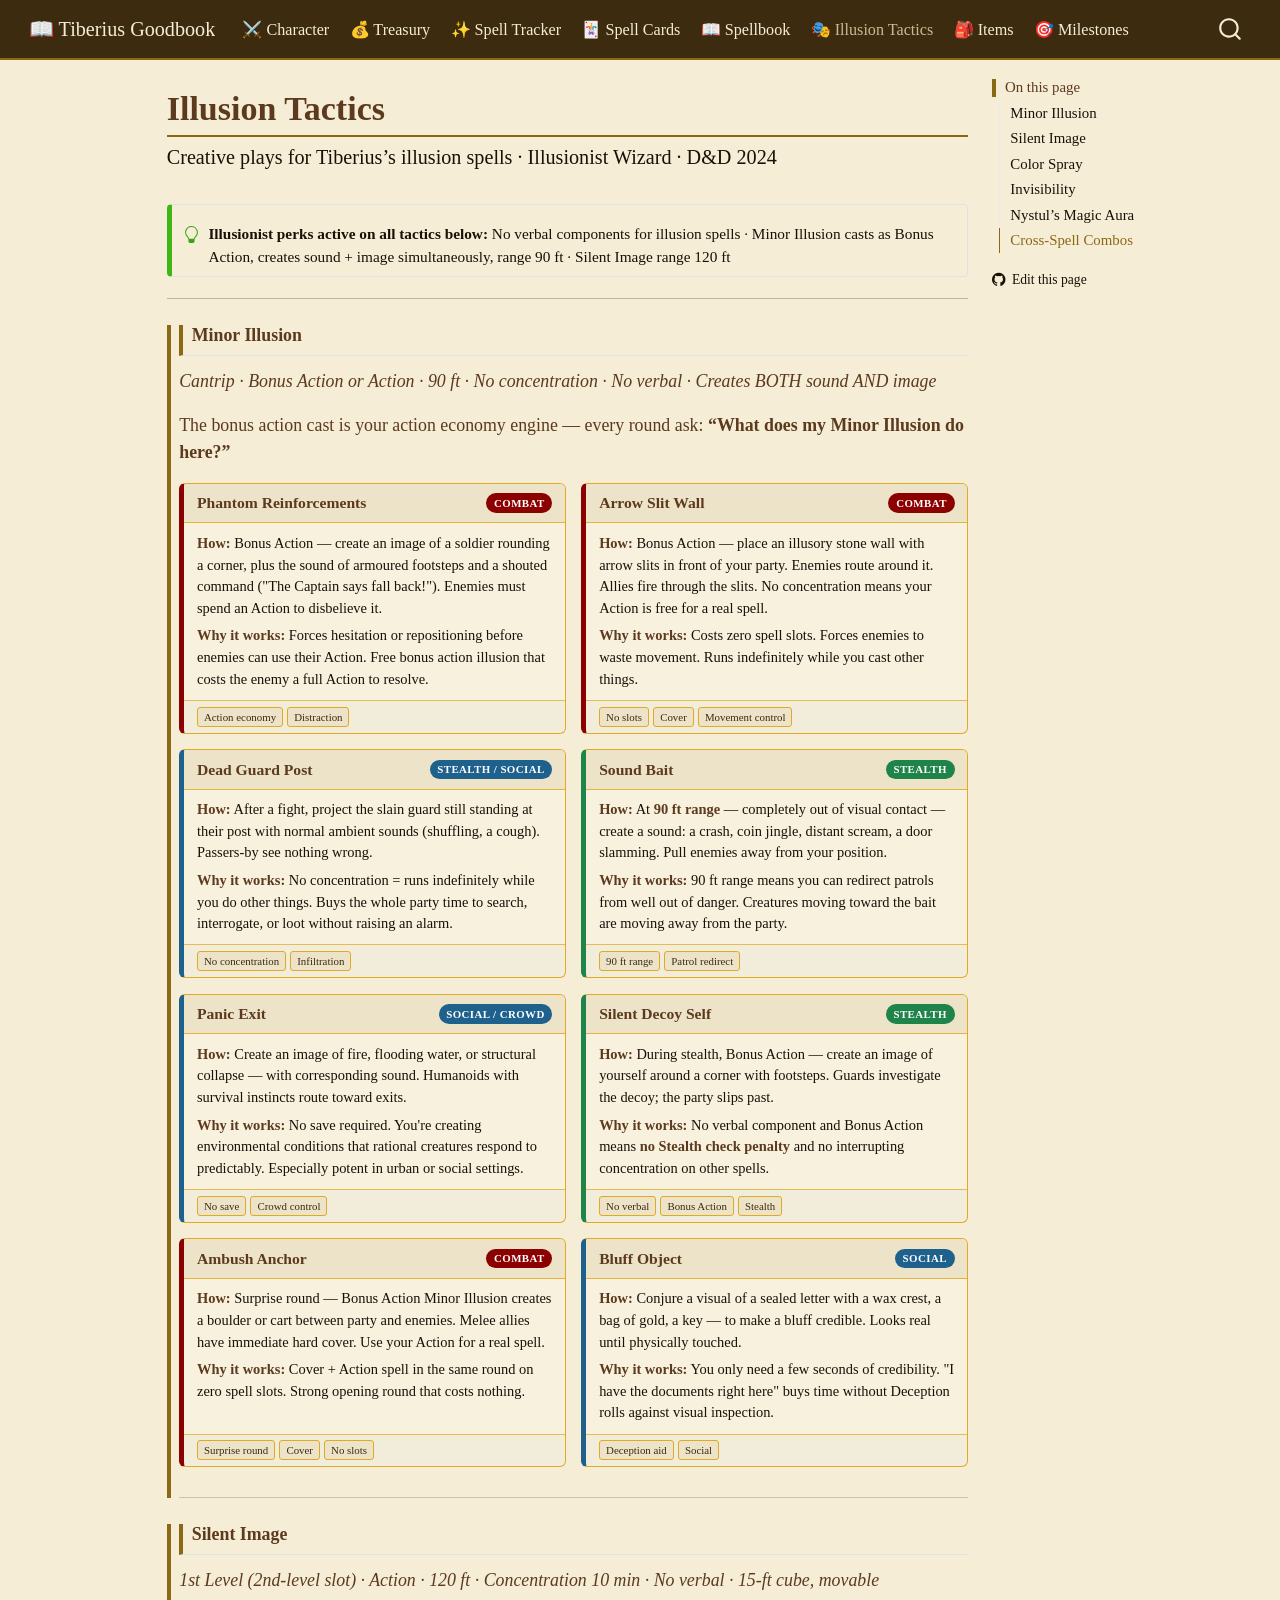
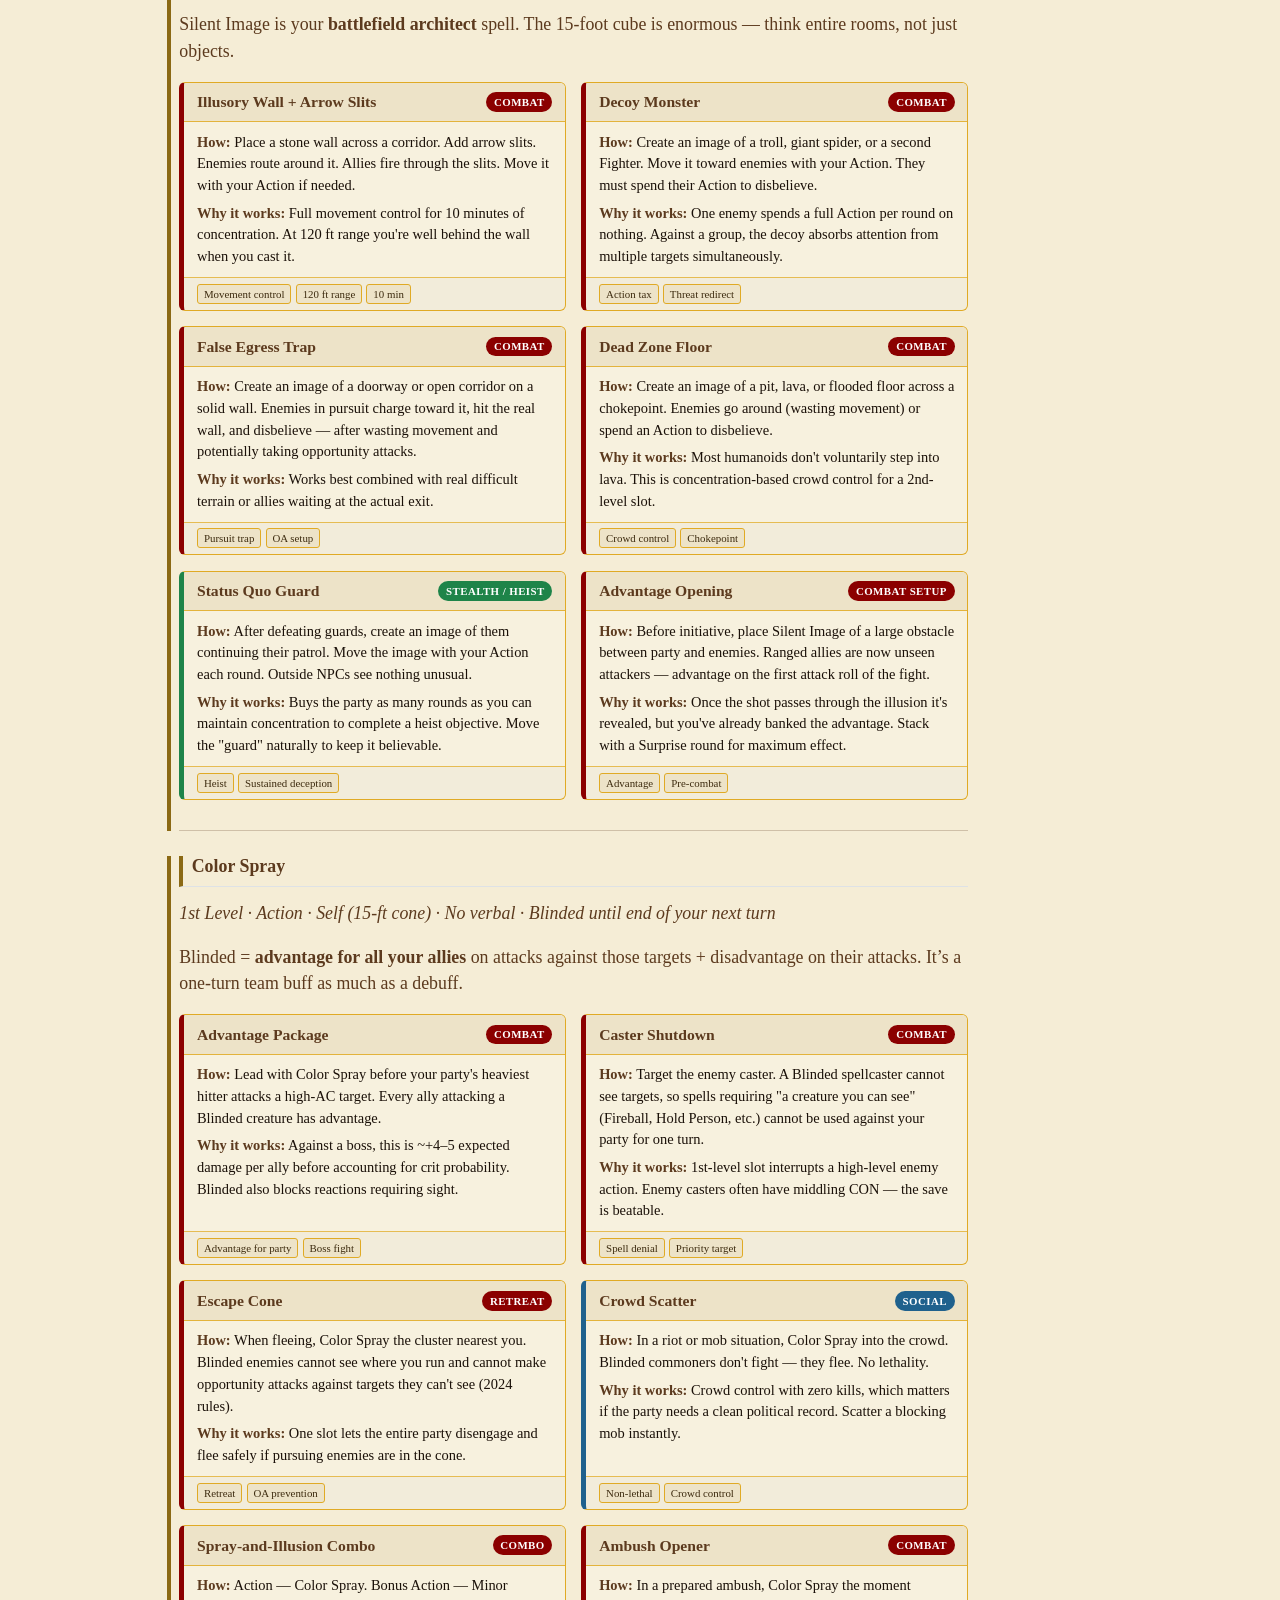
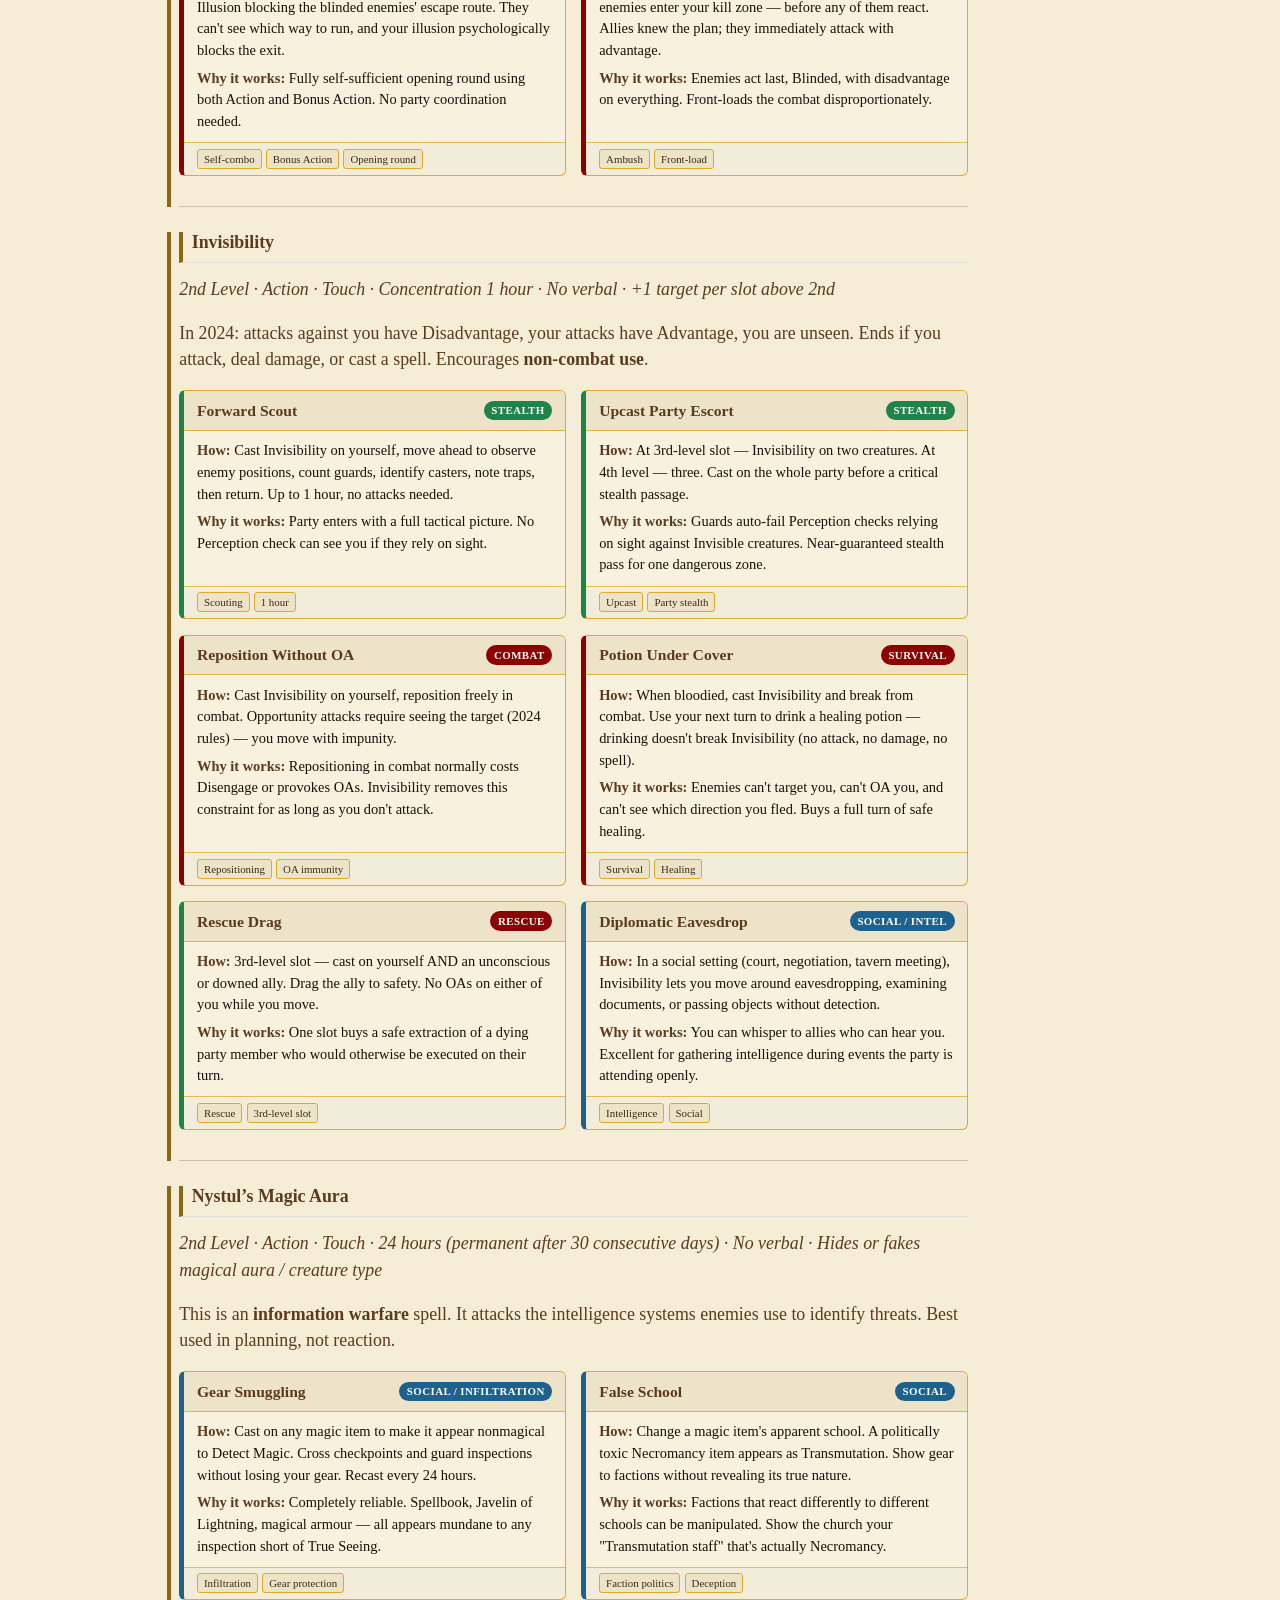
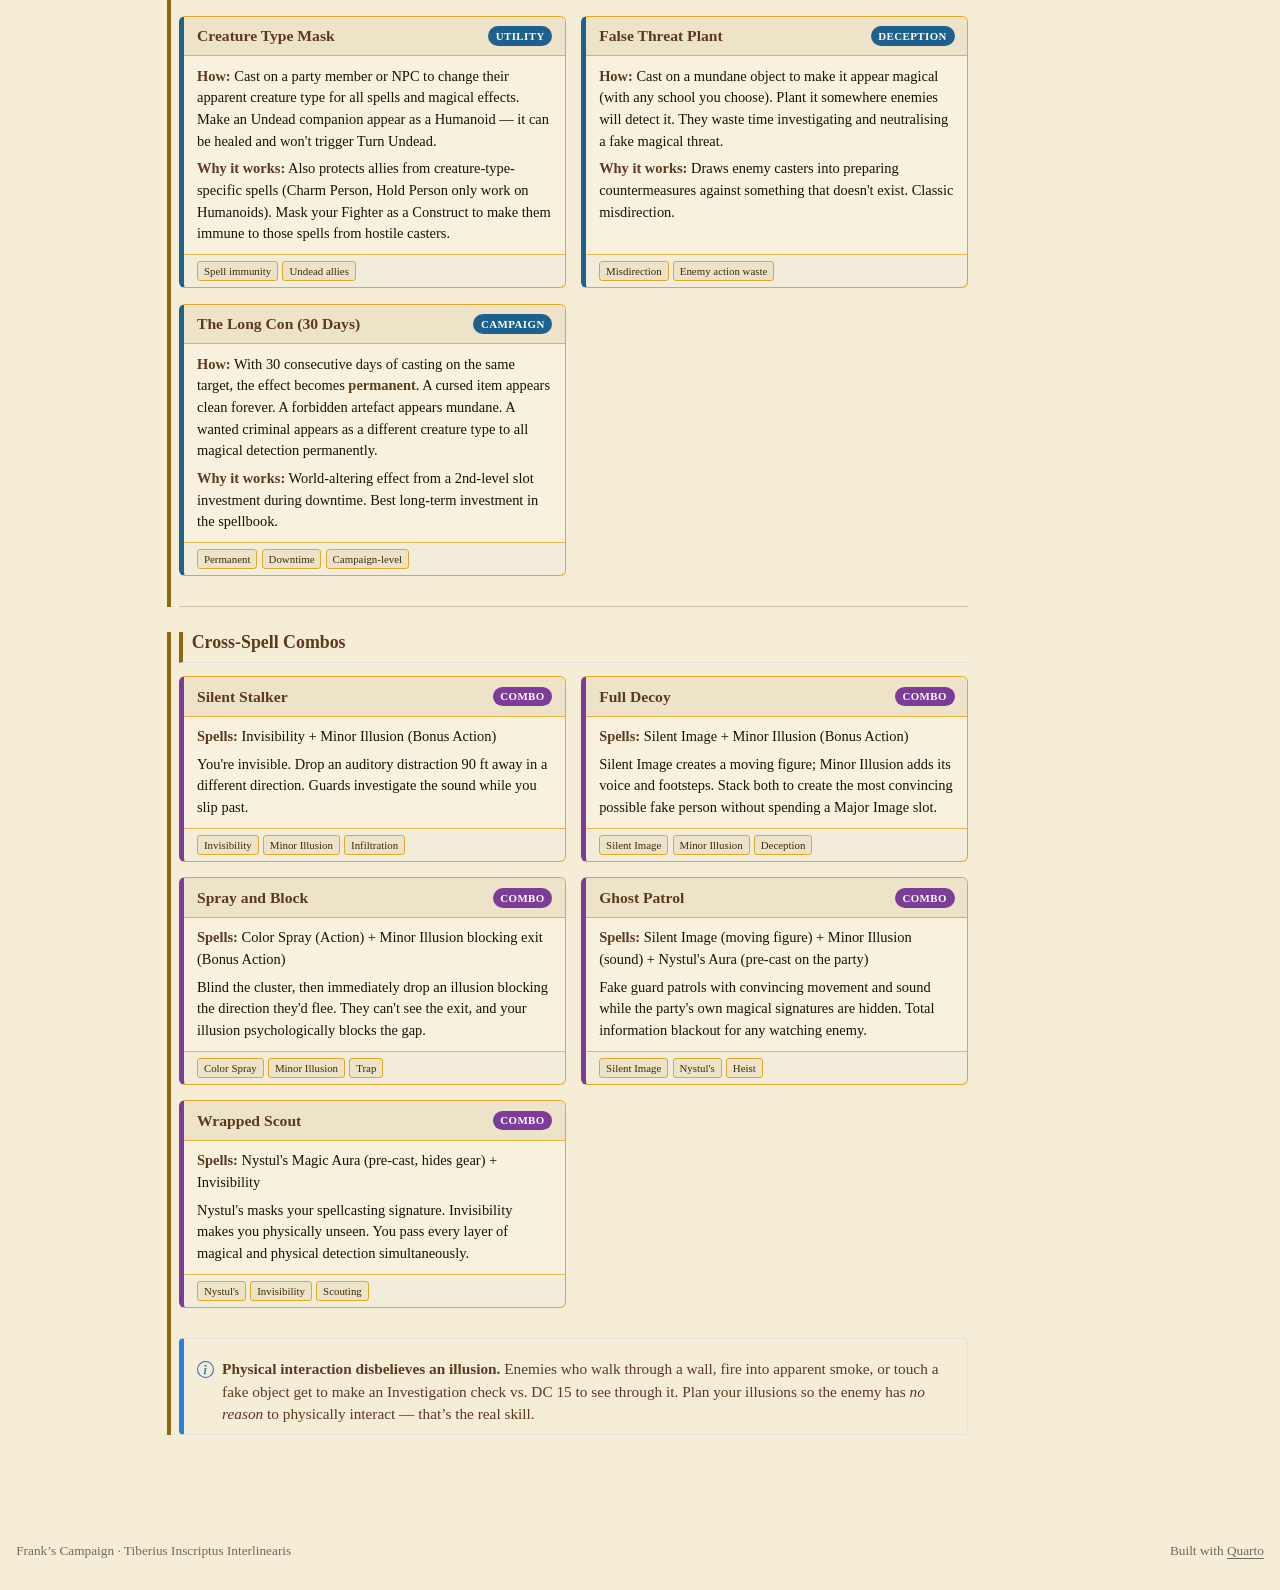
<file: docs/illusion-tactics.html>
<!DOCTYPE html>
<html xmlns="http://www.w3.org/1999/xhtml" lang="en" xml:lang="en"><head>

<meta charset="utf-8">
<meta name="generator" content="quarto-1.9.12">

<meta name="viewport" content="width=device-width, initial-scale=1.0, user-scalable=yes">


<title>Illusion Tactics – The Goodbook — Tiberius</title>
<style>
code{white-space: pre-wrap;}
span.smallcaps{font-variant: small-caps;}
div.columns{display: flex; gap: min(4vw, 1.5em);}
div.column{flex: auto; overflow-x: auto;}
div.hanging-indent{margin-left: 1.5em; text-indent: -1.5em;}
ul.task-list{list-style: none;}
ul.task-list li input[type="checkbox"] {
  width: 0.8em;
  margin: 0 0.8em 0.2em -1em; /* quarto-specific, see https://github.com/quarto-dev/quarto-cli/issues/4556 */ 
  vertical-align: middle;
}
</style>


<script src="site_libs/quarto-nav/quarto-nav.js"></script>
<script src="site_libs/quarto-nav/headroom.min.js"></script>
<script src="site_libs/clipboard/clipboard.min.js"></script>
<script src="site_libs/quarto-search/autocomplete.umd.js"></script>
<script src="site_libs/quarto-search/fuse.min.js"></script>
<script src="site_libs/quarto-search/quarto-search.js"></script>
<meta name="quarto:offset" content="./">
<link href="./assets/favicon.png" rel="icon" type="image/png">
<script src="site_libs/quarto-html/quarto.js" type="module"></script>
<script src="site_libs/quarto-html/tabsets/tabsets.js" type="module"></script>
<script src="site_libs/quarto-html/axe/axe-check.js" type="module"></script>
<script src="site_libs/quarto-html/popper.min.js"></script>
<script src="site_libs/quarto-html/tippy.umd.min.js"></script>
<script src="site_libs/quarto-html/anchor.min.js"></script>
<link href="site_libs/quarto-html/tippy.css" rel="stylesheet">
<link href="site_libs/quarto-html/quarto-syntax-highlighting-cdaacfc258cb6f151192107f105ac881.css" rel="stylesheet" id="quarto-text-highlighting-styles">
<script src="site_libs/bootstrap/bootstrap.min.js"></script>
<link href="site_libs/bootstrap/bootstrap-icons.css" rel="stylesheet">
<link href="site_libs/bootstrap/bootstrap-595ac2289d5b0f4f6ef764df2582cfe8.min.css" rel="stylesheet" append-hash="true" id="quarto-bootstrap" data-mode="light">
<script id="quarto-search-options" type="application/json">{
  "location": "navbar",
  "copy-button": false,
  "collapse-after": 3,
  "panel-placement": "end",
  "type": "overlay",
  "limit": 50,
  "keyboard-shortcut": [
    "f",
    "/",
    "s"
  ],
  "show-item-context": false,
  "language": {
    "search-no-results-text": "No results",
    "search-matching-documents-text": "matching documents",
    "search-copy-link-title": "Copy link to search",
    "search-hide-matches-text": "Hide additional matches",
    "search-more-match-text": "more match in this document",
    "search-more-matches-text": "more matches in this document",
    "search-clear-button-title": "Clear",
    "search-text-placeholder": "",
    "search-detached-cancel-button-title": "Cancel",
    "search-submit-button-title": "Submit",
    "search-label": "Search"
  }
}</script>
<style>html{ scroll-behavior: smooth; }</style>


</head>

<body class="nav-fixed quarto-light">

<div id="quarto-search-results"></div>
  <header id="quarto-header" class="headroom fixed-top">
    <nav class="navbar navbar-expand-lg " data-bs-theme="dark">
      <div class="navbar-container container-fluid">
      <div class="navbar-brand-container mx-auto">
    <a class="navbar-brand" href="./index.html">
    <span class="navbar-title">📖 Tiberius Goodbook</span>
    </a>
  </div>
            <div id="quarto-search" class="" title="Search"></div>
          <button class="navbar-toggler" type="button" data-bs-toggle="collapse" data-bs-target="#navbarCollapse" aria-controls="navbarCollapse" role="menu" aria-expanded="false" aria-label="Toggle navigation" onclick="if (window.quartoToggleHeadroom) { window.quartoToggleHeadroom(); }">
  <span class="navbar-toggler-icon"></span>
</button>
          <div class="collapse navbar-collapse" id="navbarCollapse">
            <ul class="navbar-nav navbar-nav-scroll me-auto">
  <li class="nav-item">
    <a class="nav-link" href="./index.html"> 
<span class="menu-text">⚔️ Character</span></a>
  </li>  
  <li class="nav-item">
    <a class="nav-link" href="./treasury.html"> 
<span class="menu-text">💰 Treasury</span></a>
  </li>  
  <li class="nav-item">
    <a class="nav-link" href="./spells.html"> 
<span class="menu-text">✨ Spell Tracker</span></a>
  </li>  
  <li class="nav-item">
    <a class="nav-link" href="./spellcards.html"> 
<span class="menu-text">🃏 Spell Cards</span></a>
  </li>  
  <li class="nav-item">
    <a class="nav-link" href="./spellbook.html"> 
<span class="menu-text">📖 Spellbook</span></a>
  </li>  
  <li class="nav-item">
    <a class="nav-link active" href="./illusion-tactics.html" aria-current="page"> 
<span class="menu-text">🎭 Illusion Tactics</span></a>
  </li>  
  <li class="nav-item">
    <a class="nav-link" href="./items.html"> 
<span class="menu-text">🎒 Items</span></a>
  </li>  
  <li class="nav-item">
    <a class="nav-link" href="./milestones.html"> 
<span class="menu-text">🎯 Milestones</span></a>
  </li>  
</ul>
          </div> <!-- /navcollapse -->
            <div class="quarto-navbar-tools">
</div>
      </div> <!-- /container-fluid -->
    </nav>
</header>
<!-- content -->
<div id="quarto-content" class="quarto-container page-columns page-rows-contents page-layout-article page-navbar">
<!-- sidebar -->
<!-- margin-sidebar -->
    <div id="quarto-margin-sidebar" class="sidebar margin-sidebar">
        <nav id="TOC" role="doc-toc" class="toc-active">
    <h2 id="toc-title">On this page</h2>
   
  <ul class="collapse">
  <li><a href="#minor-illusion" id="toc-minor-illusion" class="nav-link active" data-scroll-target="#minor-illusion">Minor Illusion</a></li>
  <li><a href="#silent-image" id="toc-silent-image" class="nav-link" data-scroll-target="#silent-image">Silent Image</a></li>
  <li><a href="#color-spray" id="toc-color-spray" class="nav-link" data-scroll-target="#color-spray">Color Spray</a></li>
  <li><a href="#invisibility" id="toc-invisibility" class="nav-link" data-scroll-target="#invisibility">Invisibility</a></li>
  <li><a href="#nystuls-magic-aura" id="toc-nystuls-magic-aura" class="nav-link" data-scroll-target="#nystuls-magic-aura">Nystul’s Magic Aura</a></li>
  <li><a href="#cross-spell-combos" id="toc-cross-spell-combos" class="nav-link" data-scroll-target="#cross-spell-combos">Cross-Spell Combos</a></li>
  </ul>
<div class="toc-actions"><ul class="collapse"><li><a href="https://github.com/chris-tonomy/Tiberius---Online-Campaign-Frank/edit/main/illusion-tactics.qmd" class="toc-action"><i class="bi bi-github"></i>Edit this page</a></li></ul></div></nav>
    </div>
<!-- main -->
<main class="content" id="quarto-document-content">

<header id="title-block-header" class="quarto-title-block default">
<div class="quarto-title">
<h1 class="title">Illusion Tactics</h1>
<p class="subtitle lead">Creative plays for Tiberius’s illusion spells · Illusionist Wizard · D&amp;D 2024</p>
</div>



<div class="quarto-title-meta">

    
  
    
  </div>
  


</header>


<div class="callout callout-style-simple callout-tip">
<div class="callout-body d-flex">
<div class="callout-icon-container">
<i class="callout-icon"></i>
</div>
<div class="callout-body-container">
<p><strong>Illusionist perks active on all tactics below:</strong> No verbal components for illusion spells · Minor Illusion casts as Bonus Action, creates sound + image simultaneously, range 90 ft · Silent Image range 120 ft</p>
</div>
</div>
</div>
<hr>
<section id="minor-illusion" class="level2 sb-section-label">
<h2 class="sb-section-label anchored" data-anchor-id="minor-illusion">Minor Illusion</h2>
<p><em>Cantrip · Bonus Action or Action · 90 ft · No concentration · No verbal · Creates BOTH sound AND image</em></p>
<p>The bonus action cast is your action economy engine — every round ask: <strong>“What does my Minor Illusion do here?”</strong></p>
<div class="tactic-grid">

  <div class="tactic-card tc-combat">
    <div class="tactic-head">
      <span class="tactic-name">Phantom Reinforcements</span>
      <span class="tactic-badge badge-combat">Combat</span>
    </div>
    <div class="tactic-body">
      <p><strong>How:</strong> Bonus Action — create an image of a soldier rounding a corner, plus the sound of armoured footsteps and a shouted command ("The Captain says fall back!"). Enemies must spend an Action to disbelieve it.</p>
      <p><strong>Why it works:</strong> Forces hesitation or repositioning before enemies can use their Action. Free bonus action illusion that costs the enemy a full Action to resolve.</p>
    </div>
    <div class="tactic-tags"><span class="tt">Action economy</span><span class="tt">Distraction</span></div>
  </div>

  <div class="tactic-card tc-combat">
    <div class="tactic-head">
      <span class="tactic-name">Arrow Slit Wall</span>
      <span class="tactic-badge badge-combat">Combat</span>
    </div>
    <div class="tactic-body">
      <p><strong>How:</strong> Bonus Action — place an illusory stone wall with arrow slits in front of your party. Enemies route around it. Allies fire through the slits. No concentration means your Action is free for a real spell.</p>
      <p><strong>Why it works:</strong> Costs zero spell slots. Forces enemies to waste movement. Runs indefinitely while you cast other things.</p>
    </div>
    <div class="tactic-tags"><span class="tt">No slots</span><span class="tt">Cover</span><span class="tt">Movement control</span></div>
  </div>

  <div class="tactic-card tc-social">
    <div class="tactic-head">
      <span class="tactic-name">Dead Guard Post</span>
      <span class="tactic-badge badge-social">Stealth / Social</span>
    </div>
    <div class="tactic-body">
      <p><strong>How:</strong> After a fight, project the slain guard still standing at their post with normal ambient sounds (shuffling, a cough). Passers-by see nothing wrong.</p>
      <p><strong>Why it works:</strong> No concentration = runs indefinitely while you do other things. Buys the whole party time to search, interrogate, or loot without raising an alarm.</p>
    </div>
    <div class="tactic-tags"><span class="tt">No concentration</span><span class="tt">Infiltration</span></div>
  </div>

  <div class="tactic-card tc-stealth">
    <div class="tactic-head">
      <span class="tactic-name">Sound Bait</span>
      <span class="tactic-badge badge-stealth">Stealth</span>
    </div>
    <div class="tactic-body">
      <p><strong>How:</strong> At <strong>90 ft range</strong> — completely out of visual contact — create a sound: a crash, coin jingle, distant scream, a door slamming. Pull enemies away from your position.</p>
      <p><strong>Why it works:</strong> 90 ft range means you can redirect patrols from well out of danger. Creatures moving toward the bait are moving away from the party.</p>
    </div>
    <div class="tactic-tags"><span class="tt">90 ft range</span><span class="tt">Patrol redirect</span></div>
  </div>

  <div class="tactic-card tc-social">
    <div class="tactic-head">
      <span class="tactic-name">Panic Exit</span>
      <span class="tactic-badge badge-social">Social / Crowd</span>
    </div>
    <div class="tactic-body">
      <p><strong>How:</strong> Create an image of fire, flooding water, or structural collapse — with corresponding sound. Humanoids with survival instincts route toward exits.</p>
      <p><strong>Why it works:</strong> No save required. You're creating environmental conditions that rational creatures respond to predictably. Especially potent in urban or social settings.</p>
    </div>
    <div class="tactic-tags"><span class="tt">No save</span><span class="tt">Crowd control</span></div>
  </div>

  <div class="tactic-card tc-stealth">
    <div class="tactic-head">
      <span class="tactic-name">Silent Decoy Self</span>
      <span class="tactic-badge badge-stealth">Stealth</span>
    </div>
    <div class="tactic-body">
      <p><strong>How:</strong> During stealth, Bonus Action — create an image of yourself around a corner with footsteps. Guards investigate the decoy; the party slips past.</p>
      <p><strong>Why it works:</strong> No verbal component and Bonus Action means <strong>no Stealth check penalty</strong> and no interrupting concentration on other spells.</p>
    </div>
    <div class="tactic-tags"><span class="tt">No verbal</span><span class="tt">Bonus Action</span><span class="tt">Stealth</span></div>
  </div>

  <div class="tactic-card tc-combat">
    <div class="tactic-head">
      <span class="tactic-name">Ambush Anchor</span>
      <span class="tactic-badge badge-combat">Combat</span>
    </div>
    <div class="tactic-body">
      <p><strong>How:</strong> Surprise round — Bonus Action Minor Illusion creates a boulder or cart between party and enemies. Melee allies have immediate hard cover. Use your Action for a real spell.</p>
      <p><strong>Why it works:</strong> Cover + Action spell in the same round on zero spell slots. Strong opening round that costs nothing.</p>
    </div>
    <div class="tactic-tags"><span class="tt">Surprise round</span><span class="tt">Cover</span><span class="tt">No slots</span></div>
  </div>

  <div class="tactic-card tc-social">
    <div class="tactic-head">
      <span class="tactic-name">Bluff Object</span>
      <span class="tactic-badge badge-social">Social</span>
    </div>
    <div class="tactic-body">
      <p><strong>How:</strong> Conjure a visual of a sealed letter with a wax crest, a bag of gold, a key — to make a bluff credible. Looks real until physically touched.</p>
      <p><strong>Why it works:</strong> You only need a few seconds of credibility. "I have the documents right here" buys time without Deception rolls against visual inspection.</p>
    </div>
    <div class="tactic-tags"><span class="tt">Deception aid</span><span class="tt">Social</span></div>
  </div>

</div>
<hr>
</section>
<section id="silent-image" class="level2 sb-section-label">
<h2 class="sb-section-label anchored" data-anchor-id="silent-image">Silent Image</h2>
<p><em>1st Level (2nd-level slot) · Action · 120 ft · Concentration 10 min · No verbal · 15-ft cube, movable</em></p>
<p>Silent Image is your <strong>battlefield architect</strong> spell. The 15-foot cube is enormous — think entire rooms, not just objects.</p>
<div class="tactic-grid">

  <div class="tactic-card tc-combat">
    <div class="tactic-head">
      <span class="tactic-name">Illusory Wall + Arrow Slits</span>
      <span class="tactic-badge badge-combat">Combat</span>
    </div>
    <div class="tactic-body">
      <p><strong>How:</strong> Place a stone wall across a corridor. Add arrow slits. Enemies route around it. Allies fire through the slits. Move it with your Action if needed.</p>
      <p><strong>Why it works:</strong> Full movement control for 10 minutes of concentration. At 120 ft range you're well behind the wall when you cast it.</p>
    </div>
    <div class="tactic-tags"><span class="tt">Movement control</span><span class="tt">120 ft range</span><span class="tt">10 min</span></div>
  </div>

  <div class="tactic-card tc-combat">
    <div class="tactic-head">
      <span class="tactic-name">Decoy Monster</span>
      <span class="tactic-badge badge-combat">Combat</span>
    </div>
    <div class="tactic-body">
      <p><strong>How:</strong> Create an image of a troll, giant spider, or a second Fighter. Move it toward enemies with your Action. They must spend their Action to disbelieve.</p>
      <p><strong>Why it works:</strong> One enemy spends a full Action per round on nothing. Against a group, the decoy absorbs attention from multiple targets simultaneously.</p>
    </div>
    <div class="tactic-tags"><span class="tt">Action tax</span><span class="tt">Threat redirect</span></div>
  </div>

  <div class="tactic-card tc-combat">
    <div class="tactic-head">
      <span class="tactic-name">False Egress Trap</span>
      <span class="tactic-badge badge-combat">Combat</span>
    </div>
    <div class="tactic-body">
      <p><strong>How:</strong> Create an image of a doorway or open corridor on a solid wall. Enemies in pursuit charge toward it, hit the real wall, and disbelieve — after wasting movement and potentially taking opportunity attacks.</p>
      <p><strong>Why it works:</strong> Works best combined with real difficult terrain or allies waiting at the actual exit.</p>
    </div>
    <div class="tactic-tags"><span class="tt">Pursuit trap</span><span class="tt">OA setup</span></div>
  </div>

  <div class="tactic-card tc-combat">
    <div class="tactic-head">
      <span class="tactic-name">Dead Zone Floor</span>
      <span class="tactic-badge badge-combat">Combat</span>
    </div>
    <div class="tactic-body">
      <p><strong>How:</strong> Create an image of a pit, lava, or flooded floor across a chokepoint. Enemies go around (wasting movement) or spend an Action to disbelieve.</p>
      <p><strong>Why it works:</strong> Most humanoids don't voluntarily step into lava. This is concentration-based crowd control for a 2nd-level slot.</p>
    </div>
    <div class="tactic-tags"><span class="tt">Crowd control</span><span class="tt">Chokepoint</span></div>
  </div>

  <div class="tactic-card tc-stealth">
    <div class="tactic-head">
      <span class="tactic-name">Status Quo Guard</span>
      <span class="tactic-badge badge-stealth">Stealth / Heist</span>
    </div>
    <div class="tactic-body">
      <p><strong>How:</strong> After defeating guards, create an image of them continuing their patrol. Move the image with your Action each round. Outside NPCs see nothing unusual.</p>
      <p><strong>Why it works:</strong> Buys the party as many rounds as you can maintain concentration to complete a heist objective. Move the "guard" naturally to keep it believable.</p>
    </div>
    <div class="tactic-tags"><span class="tt">Heist</span><span class="tt">Sustained deception</span></div>
  </div>

  <div class="tactic-card tc-combat">
    <div class="tactic-head">
      <span class="tactic-name">Advantage Opening</span>
      <span class="tactic-badge badge-combat">Combat Setup</span>
    </div>
    <div class="tactic-body">
      <p><strong>How:</strong> Before initiative, place Silent Image of a large obstacle between party and enemies. Ranged allies are now unseen attackers — advantage on the first attack roll of the fight.</p>
      <p><strong>Why it works:</strong> Once the shot passes through the illusion it's revealed, but you've already banked the advantage. Stack with a Surprise round for maximum effect.</p>
    </div>
    <div class="tactic-tags"><span class="tt">Advantage</span><span class="tt">Pre-combat</span></div>
  </div>

</div>
<hr>
</section>
<section id="color-spray" class="level2 sb-section-label">
<h2 class="sb-section-label anchored" data-anchor-id="color-spray">Color Spray</h2>
<p><em>1st Level · Action · Self (15-ft cone) · No verbal · Blinded until end of your next turn</em></p>
<p>Blinded = <strong>advantage for all your allies</strong> on attacks against those targets + disadvantage on their attacks. It’s a one-turn team buff as much as a debuff.</p>
<div class="tactic-grid">

  <div class="tactic-card tc-combat">
    <div class="tactic-head">
      <span class="tactic-name">Advantage Package</span>
      <span class="tactic-badge badge-combat">Combat</span>
    </div>
    <div class="tactic-body">
      <p><strong>How:</strong> Lead with Color Spray before your party's heaviest hitter attacks a high-AC target. Every ally attacking a Blinded creature has advantage.</p>
      <p><strong>Why it works:</strong> Against a boss, this is ~+4–5 expected damage per ally before accounting for crit probability. Blinded also blocks reactions requiring sight.</p>
    </div>
    <div class="tactic-tags"><span class="tt">Advantage for party</span><span class="tt">Boss fight</span></div>
  </div>

  <div class="tactic-card tc-combat">
    <div class="tactic-head">
      <span class="tactic-name">Caster Shutdown</span>
      <span class="tactic-badge badge-combat">Combat</span>
    </div>
    <div class="tactic-body">
      <p><strong>How:</strong> Target the enemy caster. A Blinded spellcaster cannot see targets, so spells requiring "a creature you can see" (Fireball, Hold Person, etc.) cannot be used against your party for one turn.</p>
      <p><strong>Why it works:</strong> 1st-level slot interrupts a high-level enemy action. Enemy casters often have middling CON — the save is beatable.</p>
    </div>
    <div class="tactic-tags"><span class="tt">Spell denial</span><span class="tt">Priority target</span></div>
  </div>

  <div class="tactic-card tc-combat">
    <div class="tactic-head">
      <span class="tactic-name">Escape Cone</span>
      <span class="tactic-badge badge-combat">Retreat</span>
    </div>
    <div class="tactic-body">
      <p><strong>How:</strong> When fleeing, Color Spray the cluster nearest you. Blinded enemies cannot see where you run and cannot make opportunity attacks against targets they can't see (2024 rules).</p>
      <p><strong>Why it works:</strong> One slot lets the entire party disengage and flee safely if pursuing enemies are in the cone.</p>
    </div>
    <div class="tactic-tags"><span class="tt">Retreat</span><span class="tt">OA prevention</span></div>
  </div>

  <div class="tactic-card tc-social">
    <div class="tactic-head">
      <span class="tactic-name">Crowd Scatter</span>
      <span class="tactic-badge badge-social">Social</span>
    </div>
    <div class="tactic-body">
      <p><strong>How:</strong> In a riot or mob situation, Color Spray into the crowd. Blinded commoners don't fight — they flee. No lethality.</p>
      <p><strong>Why it works:</strong> Crowd control with zero kills, which matters if the party needs a clean political record. Scatter a blocking mob instantly.</p>
    </div>
    <div class="tactic-tags"><span class="tt">Non-lethal</span><span class="tt">Crowd control</span></div>
  </div>

  <div class="tactic-card tc-combat">
    <div class="tactic-head">
      <span class="tactic-name">Spray-and-Illusion Combo</span>
      <span class="tactic-badge badge-combat">Combo</span>
    </div>
    <div class="tactic-body">
      <p><strong>How:</strong> Action — Color Spray. Bonus Action — Minor Illusion blocking the blinded enemies' escape route. They can't see which way to run, and your illusion psychologically blocks the exit.</p>
      <p><strong>Why it works:</strong> Fully self-sufficient opening round using both Action and Bonus Action. No party coordination needed.</p>
    </div>
    <div class="tactic-tags"><span class="tt">Self-combo</span><span class="tt">Bonus Action</span><span class="tt">Opening round</span></div>
  </div>

  <div class="tactic-card tc-combat">
    <div class="tactic-head">
      <span class="tactic-name">Ambush Opener</span>
      <span class="tactic-badge badge-combat">Combat</span>
    </div>
    <div class="tactic-body">
      <p><strong>How:</strong> In a prepared ambush, Color Spray the moment enemies enter your kill zone — before any of them react. Allies knew the plan; they immediately attack with advantage.</p>
      <p><strong>Why it works:</strong> Enemies act last, Blinded, with disadvantage on everything. Front-loads the combat disproportionately.</p>
    </div>
    <div class="tactic-tags"><span class="tt">Ambush</span><span class="tt">Front-load</span></div>
  </div>

</div>
<hr>
</section>
<section id="invisibility" class="level2 sb-section-label">
<h2 class="sb-section-label anchored" data-anchor-id="invisibility">Invisibility</h2>
<p><em>2nd Level · Action · Touch · Concentration 1 hour · No verbal · +1 target per slot above 2nd</em></p>
<p>In 2024: attacks against you have Disadvantage, your attacks have Advantage, you are unseen. Ends if you attack, deal damage, or cast a spell. Encourages <strong>non-combat use</strong>.</p>
<div class="tactic-grid">

  <div class="tactic-card tc-stealth">
    <div class="tactic-head">
      <span class="tactic-name">Forward Scout</span>
      <span class="tactic-badge badge-stealth">Stealth</span>
    </div>
    <div class="tactic-body">
      <p><strong>How:</strong> Cast Invisibility on yourself, move ahead to observe enemy positions, count guards, identify casters, note traps, then return. Up to 1 hour, no attacks needed.</p>
      <p><strong>Why it works:</strong> Party enters with a full tactical picture. No Perception check can see you if they rely on sight.</p>
    </div>
    <div class="tactic-tags"><span class="tt">Scouting</span><span class="tt">1 hour</span></div>
  </div>

  <div class="tactic-card tc-stealth">
    <div class="tactic-head">
      <span class="tactic-name">Upcast Party Escort</span>
      <span class="tactic-badge badge-stealth">Stealth</span>
    </div>
    <div class="tactic-body">
      <p><strong>How:</strong> At 3rd-level slot — Invisibility on two creatures. At 4th level — three. Cast on the whole party before a critical stealth passage.</p>
      <p><strong>Why it works:</strong> Guards auto-fail Perception checks relying on sight against Invisible creatures. Near-guaranteed stealth pass for one dangerous zone.</p>
    </div>
    <div class="tactic-tags"><span class="tt">Upcast</span><span class="tt">Party stealth</span></div>
  </div>

  <div class="tactic-card tc-combat">
    <div class="tactic-head">
      <span class="tactic-name">Reposition Without OA</span>
      <span class="tactic-badge badge-combat">Combat</span>
    </div>
    <div class="tactic-body">
      <p><strong>How:</strong> Cast Invisibility on yourself, reposition freely in combat. Opportunity attacks require seeing the target (2024 rules) — you move with impunity.</p>
      <p><strong>Why it works:</strong> Repositioning in combat normally costs Disengage or provokes OAs. Invisibility removes this constraint for as long as you don't attack.</p>
    </div>
    <div class="tactic-tags"><span class="tt">Repositioning</span><span class="tt">OA immunity</span></div>
  </div>

  <div class="tactic-card tc-combat">
    <div class="tactic-head">
      <span class="tactic-name">Potion Under Cover</span>
      <span class="tactic-badge badge-combat">Survival</span>
    </div>
    <div class="tactic-body">
      <p><strong>How:</strong> When bloodied, cast Invisibility and break from combat. Use your next turn to drink a healing potion — drinking doesn't break Invisibility (no attack, no damage, no spell).</p>
      <p><strong>Why it works:</strong> Enemies can't target you, can't OA you, and can't see which direction you fled. Buys a full turn of safe healing.</p>
    </div>
    <div class="tactic-tags"><span class="tt">Survival</span><span class="tt">Healing</span></div>
  </div>

  <div class="tactic-card tc-stealth">
    <div class="tactic-head">
      <span class="tactic-name">Rescue Drag</span>
      <span class="tactic-badge badge-combat">Rescue</span>
    </div>
    <div class="tactic-body">
      <p><strong>How:</strong> 3rd-level slot — cast on yourself AND an unconscious or downed ally. Drag the ally to safety. No OAs on either of you while you move.</p>
      <p><strong>Why it works:</strong> One slot buys a safe extraction of a dying party member who would otherwise be executed on their turn.</p>
    </div>
    <div class="tactic-tags"><span class="tt">Rescue</span><span class="tt">3rd-level slot</span></div>
  </div>

  <div class="tactic-card tc-social">
    <div class="tactic-head">
      <span class="tactic-name">Diplomatic Eavesdrop</span>
      <span class="tactic-badge badge-social">Social / Intel</span>
    </div>
    <div class="tactic-body">
      <p><strong>How:</strong> In a social setting (court, negotiation, tavern meeting), Invisibility lets you move around eavesdropping, examining documents, or passing objects without detection.</p>
      <p><strong>Why it works:</strong> You can whisper to allies who can hear you. Excellent for gathering intelligence during events the party is attending openly.</p>
    </div>
    <div class="tactic-tags"><span class="tt">Intelligence</span><span class="tt">Social</span></div>
  </div>

</div>
<hr>
</section>
<section id="nystuls-magic-aura" class="level2 sb-section-label">
<h2 class="sb-section-label anchored" data-anchor-id="nystuls-magic-aura">Nystul’s Magic Aura</h2>
<p><em>2nd Level · Action · Touch · 24 hours (permanent after 30 consecutive days) · No verbal · Hides or fakes magical aura / creature type</em></p>
<p>This is an <strong>information warfare</strong> spell. It attacks the intelligence systems enemies use to identify threats. Best used in planning, not reaction.</p>
<div class="tactic-grid">

  <div class="tactic-card tc-social">
    <div class="tactic-head">
      <span class="tactic-name">Gear Smuggling</span>
      <span class="tactic-badge badge-social">Social / Infiltration</span>
    </div>
    <div class="tactic-body">
      <p><strong>How:</strong> Cast on any magic item to make it appear nonmagical to Detect Magic. Cross checkpoints and guard inspections without losing your gear. Recast every 24 hours.</p>
      <p><strong>Why it works:</strong> Completely reliable. Spellbook, Javelin of Lightning, magical armour — all appears mundane to any inspection short of True Seeing.</p>
    </div>
    <div class="tactic-tags"><span class="tt">Infiltration</span><span class="tt">Gear protection</span></div>
  </div>

  <div class="tactic-card tc-social">
    <div class="tactic-head">
      <span class="tactic-name">False School</span>
      <span class="tactic-badge badge-social">Social</span>
    </div>
    <div class="tactic-body">
      <p><strong>How:</strong> Change a magic item's apparent school. A politically toxic Necromancy item appears as Transmutation. Show gear to factions without revealing its true nature.</p>
      <p><strong>Why it works:</strong> Factions that react differently to different schools can be manipulated. Show the church your "Transmutation staff" that's actually Necromancy.</p>
    </div>
    <div class="tactic-tags"><span class="tt">Faction politics</span><span class="tt">Deception</span></div>
  </div>

  <div class="tactic-card tc-social">
    <div class="tactic-head">
      <span class="tactic-name">Creature Type Mask</span>
      <span class="tactic-badge badge-social">Utility</span>
    </div>
    <div class="tactic-body">
      <p><strong>How:</strong> Cast on a party member or NPC to change their apparent creature type for all spells and magical effects. Make an Undead companion appear as a Humanoid — it can be healed and won't trigger Turn Undead.</p>
      <p><strong>Why it works:</strong> Also protects allies from creature-type-specific spells (Charm Person, Hold Person only work on Humanoids). Mask your Fighter as a Construct to make them immune to those spells from hostile casters.</p>
    </div>
    <div class="tactic-tags"><span class="tt">Spell immunity</span><span class="tt">Undead allies</span></div>
  </div>

  <div class="tactic-card tc-social">
    <div class="tactic-head">
      <span class="tactic-name">False Threat Plant</span>
      <span class="tactic-badge badge-social">Deception</span>
    </div>
    <div class="tactic-body">
      <p><strong>How:</strong> Cast on a mundane object to make it appear magical (with any school you choose). Plant it somewhere enemies will detect it. They waste time investigating and neutralising a fake magical threat.</p>
      <p><strong>Why it works:</strong> Draws enemy casters into preparing countermeasures against something that doesn't exist. Classic misdirection.</p>
    </div>
    <div class="tactic-tags"><span class="tt">Misdirection</span><span class="tt">Enemy action waste</span></div>
  </div>

  <div class="tactic-card tc-social">
    <div class="tactic-head">
      <span class="tactic-name">The Long Con (30 Days)</span>
      <span class="tactic-badge badge-social">Campaign</span>
    </div>
    <div class="tactic-body">
      <p><strong>How:</strong> With 30 consecutive days of casting on the same target, the effect becomes <strong>permanent</strong>. A cursed item appears clean forever. A forbidden artefact appears mundane. A wanted criminal appears as a different creature type to all magical detection permanently.</p>
      <p><strong>Why it works:</strong> World-altering effect from a 2nd-level slot investment during downtime. Best long-term investment in the spellbook.</p>
    </div>
    <div class="tactic-tags"><span class="tt">Permanent</span><span class="tt">Downtime</span><span class="tt">Campaign-level</span></div>
  </div>

</div>
<hr>
</section>
<section id="cross-spell-combos" class="level2 sb-section-label">
<h2 class="sb-section-label anchored" data-anchor-id="cross-spell-combos">Cross-Spell Combos</h2>
<div class="tactic-grid">

  <div class="tactic-card tc-combo">
    <div class="tactic-head">
      <span class="tactic-name">Silent Stalker</span>
      <span class="tactic-badge badge-combo">Combo</span>
    </div>
    <div class="tactic-body">
      <p><strong>Spells:</strong> Invisibility + Minor Illusion (Bonus Action)</p>
      <p>You're invisible. Drop an auditory distraction 90 ft away in a different direction. Guards investigate the sound while you slip past.</p>
    </div>
    <div class="tactic-tags"><span class="tt">Invisibility</span><span class="tt">Minor Illusion</span><span class="tt">Infiltration</span></div>
  </div>

  <div class="tactic-card tc-combo">
    <div class="tactic-head">
      <span class="tactic-name">Full Decoy</span>
      <span class="tactic-badge badge-combo">Combo</span>
    </div>
    <div class="tactic-body">
      <p><strong>Spells:</strong> Silent Image + Minor Illusion (Bonus Action)</p>
      <p>Silent Image creates a moving figure; Minor Illusion adds its voice and footsteps. Stack both to create the most convincing possible fake person without spending a Major Image slot.</p>
    </div>
    <div class="tactic-tags"><span class="tt">Silent Image</span><span class="tt">Minor Illusion</span><span class="tt">Deception</span></div>
  </div>

  <div class="tactic-card tc-combo">
    <div class="tactic-head">
      <span class="tactic-name">Spray and Block</span>
      <span class="tactic-badge badge-combo">Combo</span>
    </div>
    <div class="tactic-body">
      <p><strong>Spells:</strong> Color Spray (Action) + Minor Illusion blocking exit (Bonus Action)</p>
      <p>Blind the cluster, then immediately drop an illusion blocking the direction they'd flee. They can't see the exit, and your illusion psychologically blocks the gap.</p>
    </div>
    <div class="tactic-tags"><span class="tt">Color Spray</span><span class="tt">Minor Illusion</span><span class="tt">Trap</span></div>
  </div>

  <div class="tactic-card tc-combo">
    <div class="tactic-head">
      <span class="tactic-name">Ghost Patrol</span>
      <span class="tactic-badge badge-combo">Combo</span>
    </div>
    <div class="tactic-body">
      <p><strong>Spells:</strong> Silent Image (moving figure) + Minor Illusion (sound) + Nystul's Aura (pre-cast on the party)</p>
      <p>Fake guard patrols with convincing movement and sound while the party's own magical signatures are hidden. Total information blackout for any watching enemy.</p>
    </div>
    <div class="tactic-tags"><span class="tt">Silent Image</span><span class="tt">Nystul's</span><span class="tt">Heist</span></div>
  </div>

  <div class="tactic-card tc-combo">
    <div class="tactic-head">
      <span class="tactic-name">Wrapped Scout</span>
      <span class="tactic-badge badge-combo">Combo</span>
    </div>
    <div class="tactic-body">
      <p><strong>Spells:</strong> Nystul's Magic Aura (pre-cast, hides gear) + Invisibility</p>
      <p>Nystul's masks your spellcasting signature. Invisibility makes you physically unseen. You pass every layer of magical and physical detection simultaneously.</p>
    </div>
    <div class="tactic-tags"><span class="tt">Nystul's</span><span class="tt">Invisibility</span><span class="tt">Scouting</span></div>
  </div>

</div>
<div class="callout callout-style-simple callout-note">
<div class="callout-body d-flex">
<div class="callout-icon-container">
<i class="callout-icon"></i>
</div>
<div class="callout-body-container">
<p><strong>Physical interaction disbelieves an illusion.</strong> Enemies who walk through a wall, fire into apparent smoke, or touch a fake object get to make an Investigation check vs.&nbsp;DC 15 to see through it. Plan your illusions so the enemy has <em>no reason</em> to physically interact — that’s the real skill.</p>
</div>
</div>
</div>


</section>

</main> <!-- /main -->
<script id="quarto-html-after-body" type="application/javascript">
  window.document.addEventListener("DOMContentLoaded", function (event) {
    const icon = "";
    const anchorJS = new window.AnchorJS();
    anchorJS.options = {
      placement: 'right',
      icon: icon
    };
    anchorJS.add('.anchored');
    const isCodeAnnotation = (el) => {
      for (const clz of el.classList) {
        if (clz.startsWith('code-annotation-')) {                     
          return true;
        }
      }
      return false;
    }
    const onCopySuccess = function(e) {
      // button target
      const button = e.trigger;
      // don't keep focus
      button.blur();
      // flash "checked"
      button.classList.add('code-copy-button-checked');
      var currentTitle = button.getAttribute("title");
      button.setAttribute("title", "Copied!");
      let tooltip;
      if (window.bootstrap) {
        button.setAttribute("data-bs-toggle", "tooltip");
        button.setAttribute("data-bs-placement", "left");
        button.setAttribute("data-bs-title", "Copied!");
        tooltip = new bootstrap.Tooltip(button, 
          { trigger: "manual", 
            customClass: "code-copy-button-tooltip",
            offset: [0, -8]});
        tooltip.show();    
      }
      setTimeout(function() {
        if (tooltip) {
          tooltip.hide();
          button.removeAttribute("data-bs-title");
          button.removeAttribute("data-bs-toggle");
          button.removeAttribute("data-bs-placement");
        }
        button.setAttribute("title", currentTitle);
        button.classList.remove('code-copy-button-checked');
      }, 1000);
      // clear code selection
      e.clearSelection();
    }
    const getTextToCopy = function(trigger) {
      const outerScaffold = trigger.parentElement.cloneNode(true);
      const codeEl = outerScaffold.querySelector('code');
      for (const childEl of codeEl.children) {
        if (isCodeAnnotation(childEl)) {
          childEl.remove();
        }
      }
      return codeEl.innerText;
    }
    const clipboard = new window.ClipboardJS('.code-copy-button:not([data-in-quarto-modal])', {
      text: getTextToCopy
    });
    clipboard.on('success', onCopySuccess);
    if (window.document.getElementById('quarto-embedded-source-code-modal')) {
      const clipboardModal = new window.ClipboardJS('.code-copy-button[data-in-quarto-modal]', {
        text: getTextToCopy,
        container: window.document.getElementById('quarto-embedded-source-code-modal')
      });
      clipboardModal.on('success', onCopySuccess);
    }
      var localhostRegex = new RegExp(/^(?:http|https):\/\/localhost\:?[0-9]*\//);
      var mailtoRegex = new RegExp(/^mailto:/);
        var filterRegex = new RegExp('/' + window.location.host + '/');
      var isInternal = (href) => {
          return filterRegex.test(href) || localhostRegex.test(href) || mailtoRegex.test(href);
      }
      // Inspect non-navigation links and adorn them if external
     var links = window.document.querySelectorAll('a[href]:not(.nav-link):not(.navbar-brand):not(.toc-action):not(.sidebar-link):not(.sidebar-item-toggle):not(.pagination-link):not(.no-external):not([aria-hidden]):not(.dropdown-item):not(.quarto-navigation-tool):not(.about-link)');
      for (var i=0; i<links.length; i++) {
        const link = links[i];
        if (!isInternal(link.href)) {
          // undo the damage that might have been done by quarto-nav.js in the case of
          // links that we want to consider external
          if (link.dataset.originalHref !== undefined) {
            link.href = link.dataset.originalHref;
          }
        }
      }
    function tippyHover(el, contentFn, onTriggerFn, onUntriggerFn) {
      const config = {
        allowHTML: true,
        maxWidth: 500,
        delay: 100,
        arrow: false,
        appendTo: function(el) {
            return el.parentElement;
        },
        interactive: true,
        interactiveBorder: 10,
        theme: 'quarto',
        placement: 'bottom-start',
      };
      if (contentFn) {
        config.content = contentFn;
      }
      if (onTriggerFn) {
        config.onTrigger = onTriggerFn;
      }
      if (onUntriggerFn) {
        config.onUntrigger = onUntriggerFn;
      }
      window.tippy(el, config); 
    }
    const noterefs = window.document.querySelectorAll('a[role="doc-noteref"]');
    for (var i=0; i<noterefs.length; i++) {
      const ref = noterefs[i];
      tippyHover(ref, function() {
        // use id or data attribute instead here
        let href = ref.getAttribute('data-footnote-href') || ref.getAttribute('href');
        try { href = new URL(href).hash; } catch {}
        const id = href.replace(/^#\/?/, "");
        const note = window.document.getElementById(id);
        if (note) {
          return note.innerHTML;
        } else {
          return "";
        }
      });
    }
    const xrefs = window.document.querySelectorAll('a.quarto-xref');
    const processXRef = (id, note) => {
      // Strip column container classes
      const stripColumnClz = (el) => {
        el.classList.remove("page-full", "page-columns");
        if (el.children) {
          for (const child of el.children) {
            stripColumnClz(child);
          }
        }
      }
      stripColumnClz(note)
      if (id === null || id.startsWith('sec-')) {
        // Special case sections, only their first couple elements
        const container = document.createElement("div");
        if (note.children && note.children.length > 2) {
          container.appendChild(note.children[0].cloneNode(true));
          for (let i = 1; i < note.children.length; i++) {
            const child = note.children[i];
            if (child.tagName === "P" && child.innerText === "") {
              continue;
            } else {
              container.appendChild(child.cloneNode(true));
              break;
            }
          }
          if (window.Quarto?.typesetMath) {
            window.Quarto.typesetMath(container);
          }
          return container.innerHTML
        } else {
          if (window.Quarto?.typesetMath) {
            window.Quarto.typesetMath(note);
          }
          return note.innerHTML;
        }
      } else {
        // Remove any anchor links if they are present
        const anchorLink = note.querySelector('a.anchorjs-link');
        if (anchorLink) {
          anchorLink.remove();
        }
        if (window.Quarto?.typesetMath) {
          window.Quarto.typesetMath(note);
        }
        if (note.classList.contains("callout")) {
          return note.outerHTML;
        } else {
          return note.innerHTML;
        }
      }
    }
    for (var i=0; i<xrefs.length; i++) {
      const xref = xrefs[i];
      tippyHover(xref, undefined, function(instance) {
        instance.disable();
        let url = xref.getAttribute('href');
        let hash = undefined; 
        if (url.startsWith('#')) {
          hash = url;
        } else {
          try { hash = new URL(url).hash; } catch {}
        }
        if (hash) {
          const id = hash.replace(/^#\/?/, "");
          const note = window.document.getElementById(id);
          if (note !== null) {
            try {
              const html = processXRef(id, note.cloneNode(true));
              instance.setContent(html);
            } finally {
              instance.enable();
              instance.show();
            }
          } else {
            // See if we can fetch this
            fetch(url.split('#')[0])
            .then(res => res.text())
            .then(html => {
              const parser = new DOMParser();
              const htmlDoc = parser.parseFromString(html, "text/html");
              const note = htmlDoc.getElementById(id);
              if (note !== null) {
                const html = processXRef(id, note);
                instance.setContent(html);
              } 
            }).finally(() => {
              instance.enable();
              instance.show();
            });
          }
        } else {
          // See if we can fetch a full url (with no hash to target)
          // This is a special case and we should probably do some content thinning / targeting
          fetch(url)
          .then(res => res.text())
          .then(html => {
            const parser = new DOMParser();
            const htmlDoc = parser.parseFromString(html, "text/html");
            const note = htmlDoc.querySelector('main.content');
            if (note !== null) {
              // This should only happen for chapter cross references
              // (since there is no id in the URL)
              // remove the first header
              if (note.children.length > 0 && note.children[0].tagName === "HEADER") {
                note.children[0].remove();
              }
              const html = processXRef(null, note);
              instance.setContent(html);
            } 
          }).finally(() => {
            instance.enable();
            instance.show();
          });
        }
      }, function(instance) {
      });
    }
        let selectedAnnoteEl;
        const selectorForAnnotation = ( cell, annotation) => {
          let cellAttr = 'data-code-cell="' + cell + '"';
          let lineAttr = 'data-code-annotation="' +  annotation + '"';
          const selector = 'span[' + cellAttr + '][' + lineAttr + ']';
          return selector;
        }
        const selectCodeLines = (annoteEl) => {
          const doc = window.document;
          const targetCell = annoteEl.getAttribute("data-target-cell");
          const targetAnnotation = annoteEl.getAttribute("data-target-annotation");
          const annoteSpan = window.document.querySelector(selectorForAnnotation(targetCell, targetAnnotation));
          const lines = annoteSpan.getAttribute("data-code-lines").split(",");
          const lineIds = lines.map((line) => {
            return targetCell + "-" + line;
          })
          let top = null;
          let height = null;
          let parent = null;
          if (lineIds.length > 0) {
              //compute the position of the single el (top and bottom and make a div)
              const el = window.document.getElementById(lineIds[0]);
              top = el.offsetTop;
              height = el.offsetHeight;
              parent = el.parentElement.parentElement;
            if (lineIds.length > 1) {
              const lastEl = window.document.getElementById(lineIds[lineIds.length - 1]);
              const bottom = lastEl.offsetTop + lastEl.offsetHeight;
              height = bottom - top;
            }
            if (top !== null && height !== null && parent !== null) {
              // cook up a div (if necessary) and position it 
              let div = window.document.getElementById("code-annotation-line-highlight");
              if (div === null) {
                div = window.document.createElement("div");
                div.setAttribute("id", "code-annotation-line-highlight");
                div.style.position = 'absolute';
                parent.appendChild(div);
              }
              div.style.top = top - 2 + "px";
              div.style.height = height + 4 + "px";
              div.style.left = 0;
              let gutterDiv = window.document.getElementById("code-annotation-line-highlight-gutter");
              if (gutterDiv === null) {
                gutterDiv = window.document.createElement("div");
                gutterDiv.setAttribute("id", "code-annotation-line-highlight-gutter");
                gutterDiv.style.position = 'absolute';
                const codeCell = window.document.getElementById(targetCell);
                const gutter = codeCell.querySelector('.code-annotation-gutter');
                gutter.appendChild(gutterDiv);
              }
              gutterDiv.style.top = top - 2 + "px";
              gutterDiv.style.height = height + 4 + "px";
            }
            selectedAnnoteEl = annoteEl;
          }
        };
        const unselectCodeLines = () => {
          const elementsIds = ["code-annotation-line-highlight", "code-annotation-line-highlight-gutter"];
          elementsIds.forEach((elId) => {
            const div = window.document.getElementById(elId);
            if (div) {
              div.remove();
            }
          });
          selectedAnnoteEl = undefined;
        };
          // Handle positioning of the toggle
      window.addEventListener(
        "resize",
        throttle(() => {
          elRect = undefined;
          if (selectedAnnoteEl) {
            selectCodeLines(selectedAnnoteEl);
          }
        }, 10)
      );
      function throttle(fn, ms) {
      let throttle = false;
      let timer;
        return (...args) => {
          if(!throttle) { // first call gets through
              fn.apply(this, args);
              throttle = true;
          } else { // all the others get throttled
              if(timer) clearTimeout(timer); // cancel #2
              timer = setTimeout(() => {
                fn.apply(this, args);
                timer = throttle = false;
              }, ms);
          }
        };
      }
        // Attach click handler to the DT
        const annoteDls = window.document.querySelectorAll('dt[data-target-cell]');
        for (const annoteDlNode of annoteDls) {
          annoteDlNode.addEventListener('click', (event) => {
            const clickedEl = event.target;
            if (clickedEl !== selectedAnnoteEl) {
              unselectCodeLines();
              const activeEl = window.document.querySelector('dt[data-target-cell].code-annotation-active');
              if (activeEl) {
                activeEl.classList.remove('code-annotation-active');
              }
              selectCodeLines(clickedEl);
              clickedEl.classList.add('code-annotation-active');
            } else {
              // Unselect the line
              unselectCodeLines();
              clickedEl.classList.remove('code-annotation-active');
            }
          });
        }
    const findCites = (el) => {
      const parentEl = el.parentElement;
      if (parentEl) {
        const cites = parentEl.dataset.cites;
        if (cites) {
          return {
            el,
            cites: cites.split(' ')
          };
        } else {
          return findCites(el.parentElement)
        }
      } else {
        return undefined;
      }
    };
    var bibliorefs = window.document.querySelectorAll('a[role="doc-biblioref"]');
    for (var i=0; i<bibliorefs.length; i++) {
      const ref = bibliorefs[i];
      const citeInfo = findCites(ref);
      if (citeInfo) {
        tippyHover(citeInfo.el, function() {
          var popup = window.document.createElement('div');
          citeInfo.cites.forEach(function(cite) {
            var citeDiv = window.document.createElement('div');
            citeDiv.classList.add('hanging-indent');
            citeDiv.classList.add('csl-entry');
            var biblioDiv = window.document.getElementById('ref-' + cite);
            if (biblioDiv) {
              citeDiv.innerHTML = biblioDiv.innerHTML;
            }
            popup.appendChild(citeDiv);
          });
          return popup.innerHTML;
        });
      }
    }
  });
  </script>
</div> <!-- /content -->
<footer class="footer">
  <div class="nav-footer">
    <div class="nav-footer-left">
<p>Frank’s Campaign · Tiberius Inscriptus Interlinearis</p>
</div>   
    <div class="nav-footer-center">
      &nbsp;
    <div class="toc-actions d-sm-block d-md-none"><ul><li><a href="https://github.com/chris-tonomy/Tiberius---Online-Campaign-Frank/edit/main/illusion-tactics.qmd" class="toc-action"><i class="bi bi-github"></i>Edit this page</a></li></ul></div></div>
    <div class="nav-footer-right">
<p>Built with <a href="https://quarto.org">Quarto</a></p>
</div>
  </div>
</footer>




<script src="site_libs/quarto-html/zenscroll-min.js"></script>
</body></html>
</file>
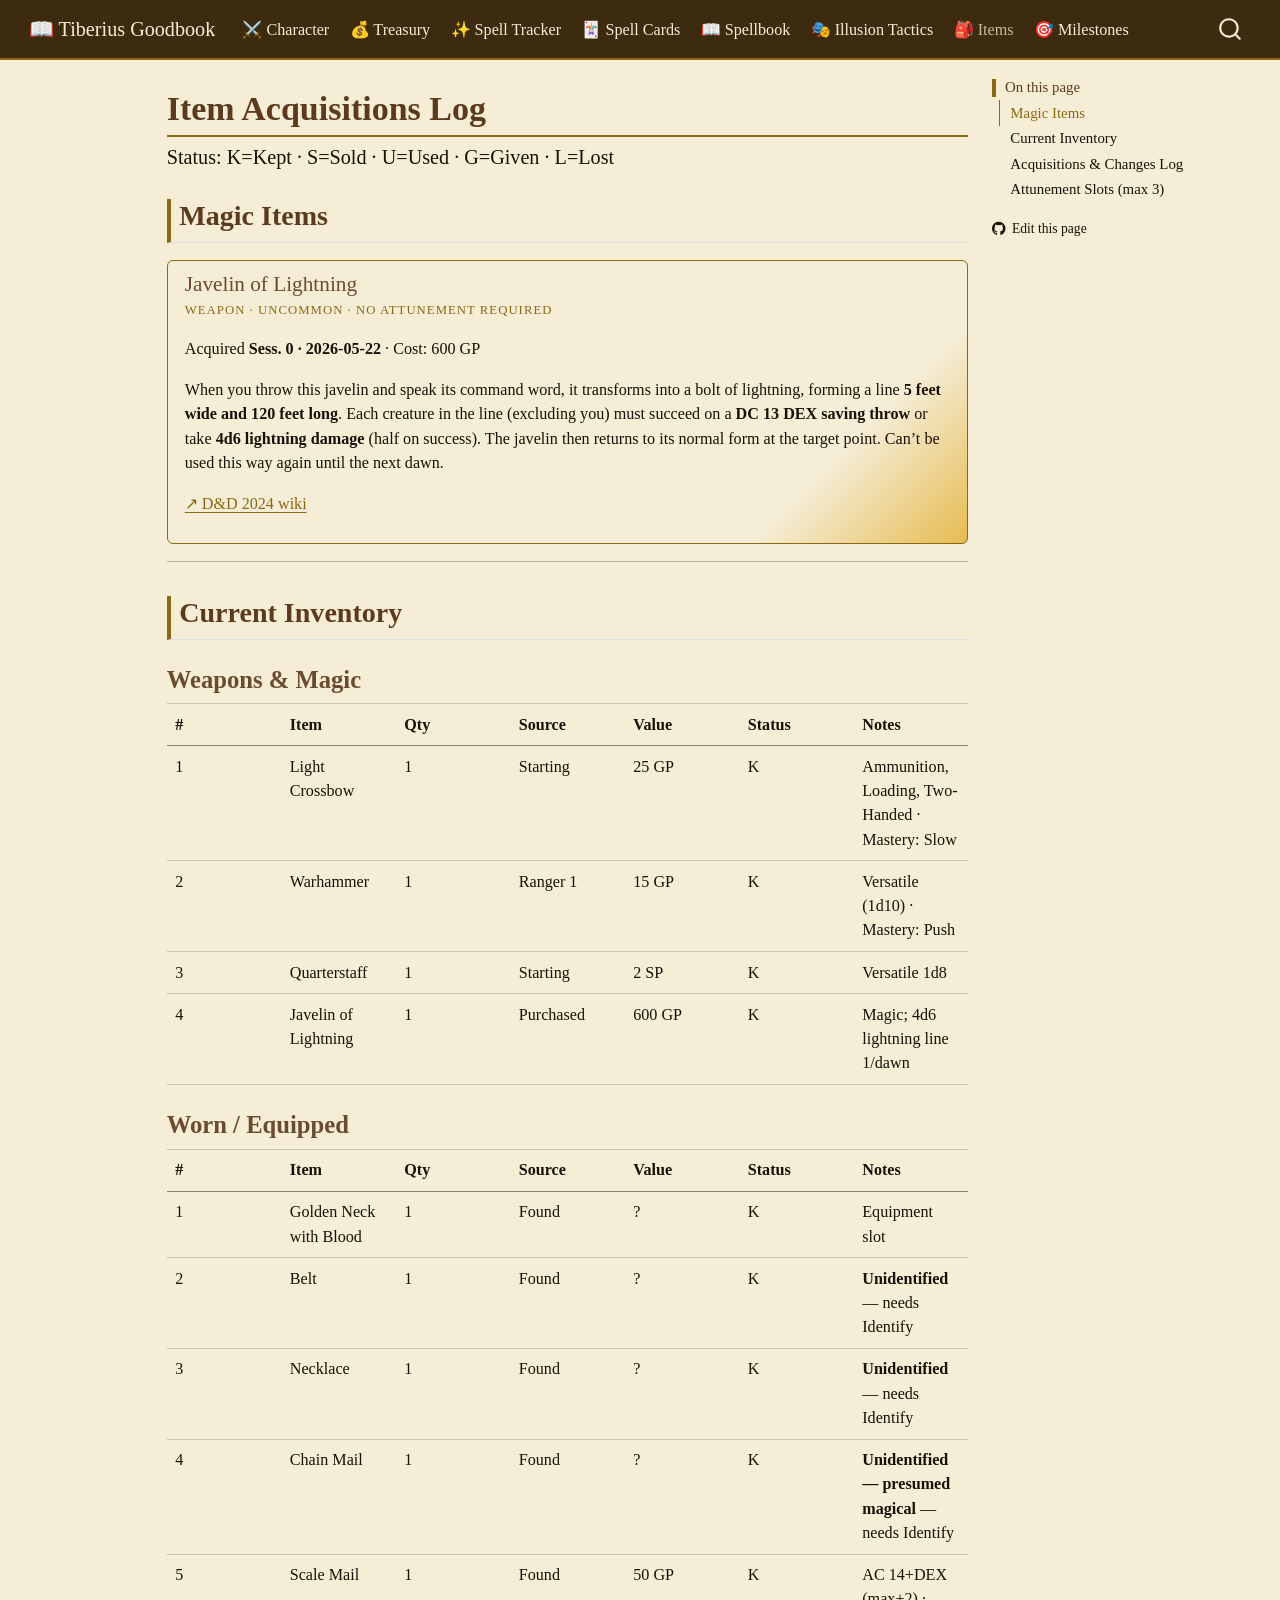
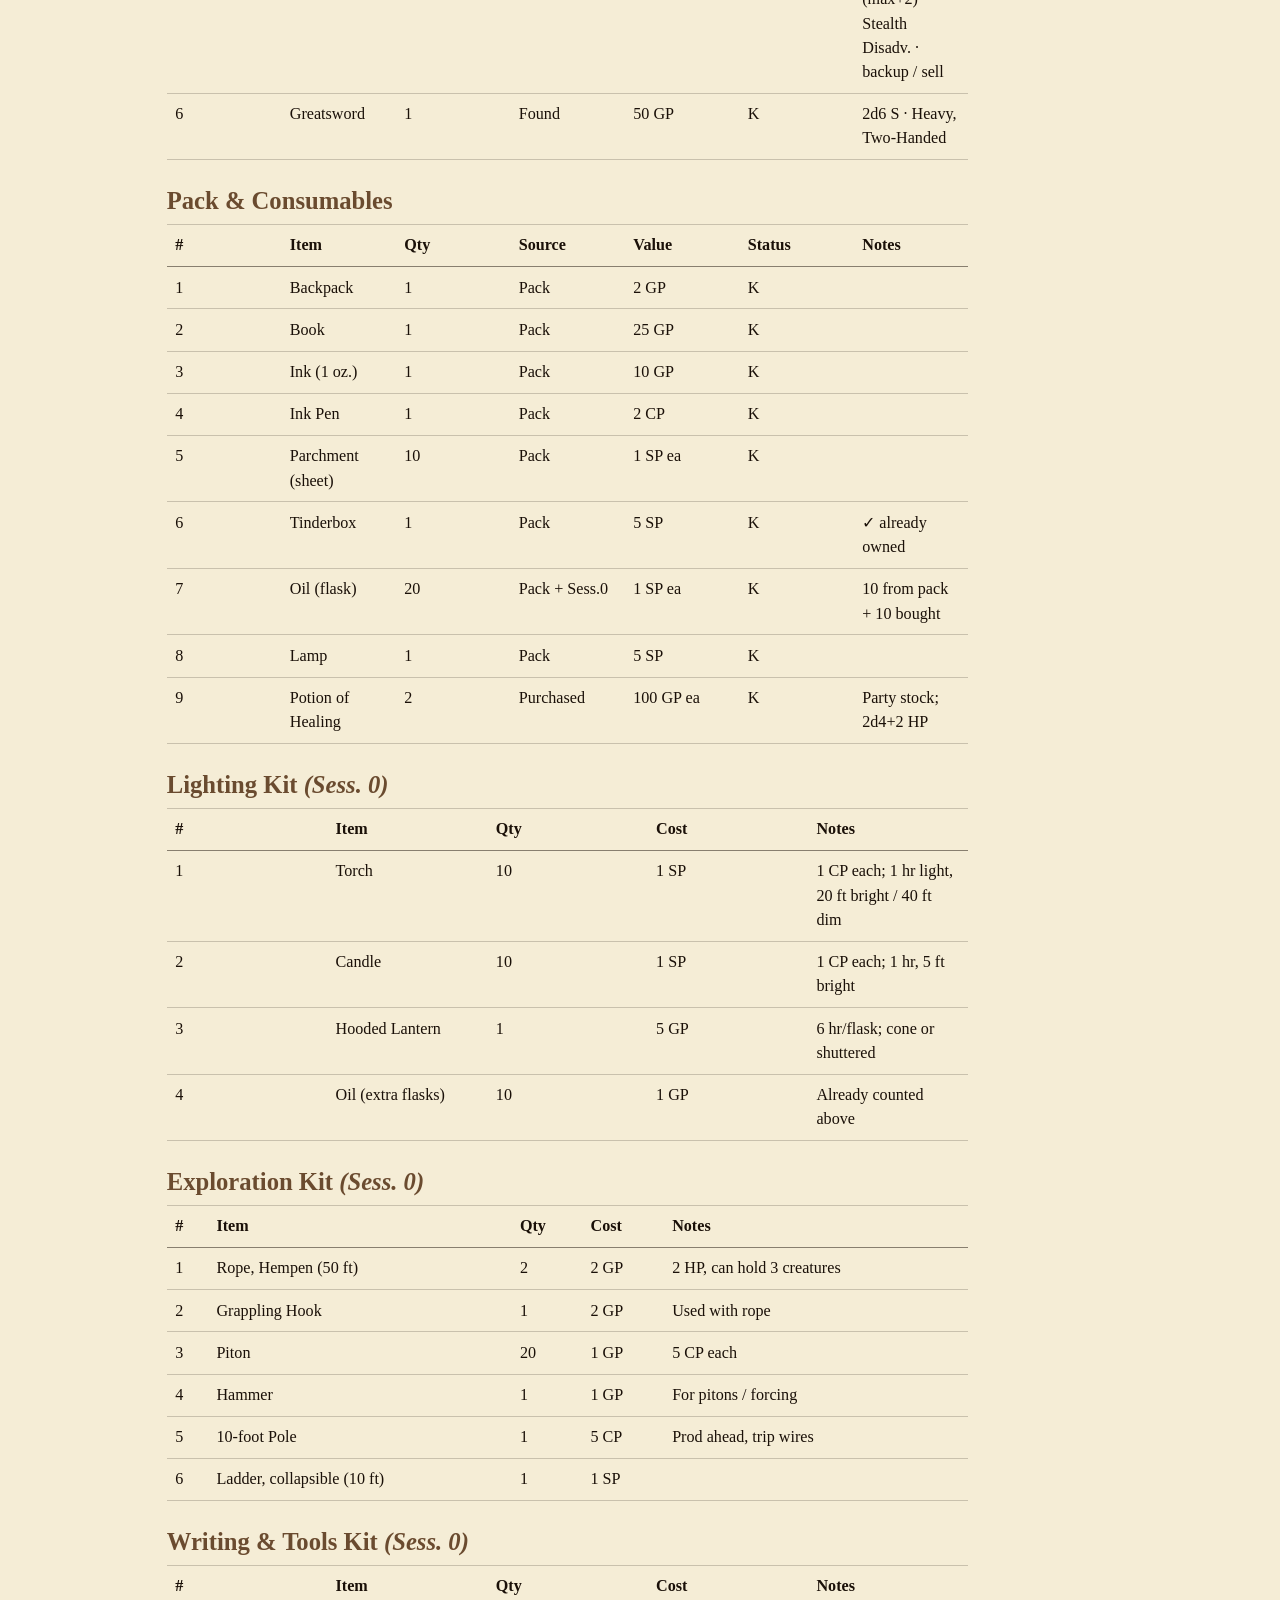
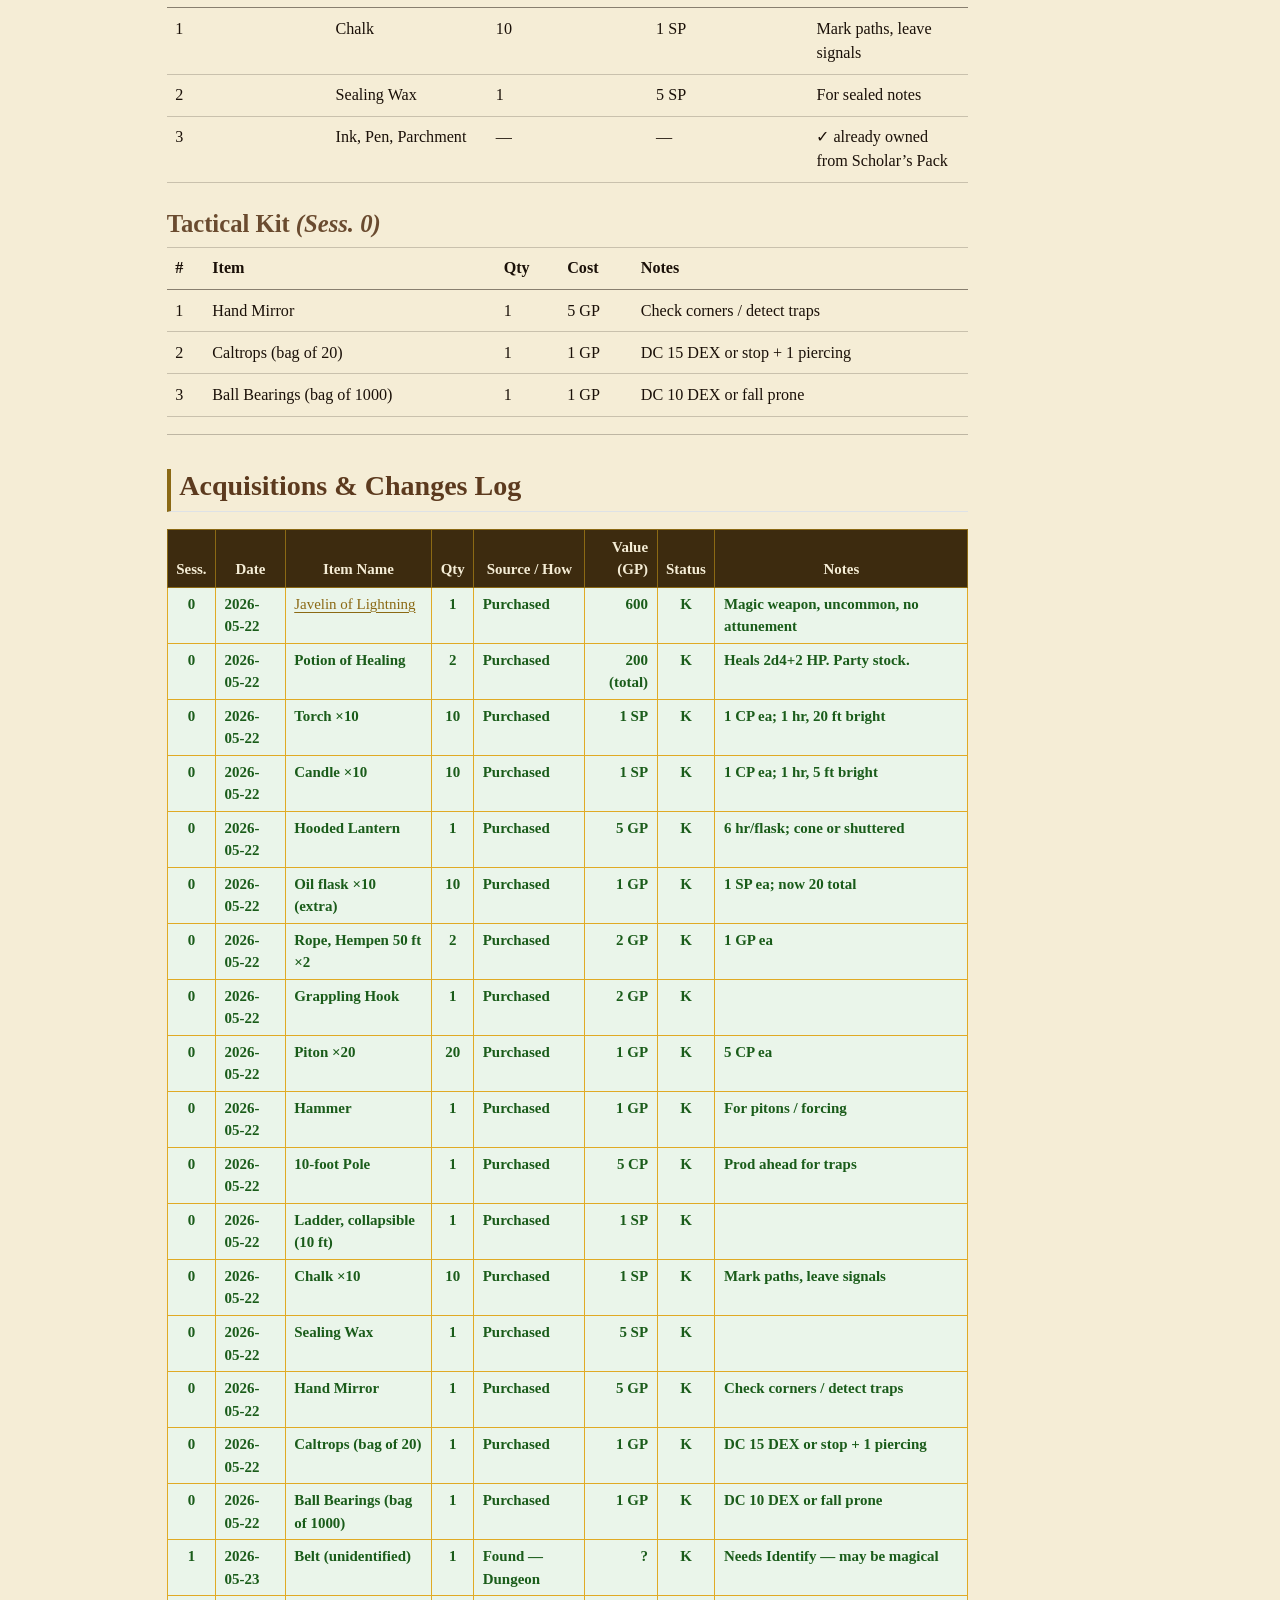
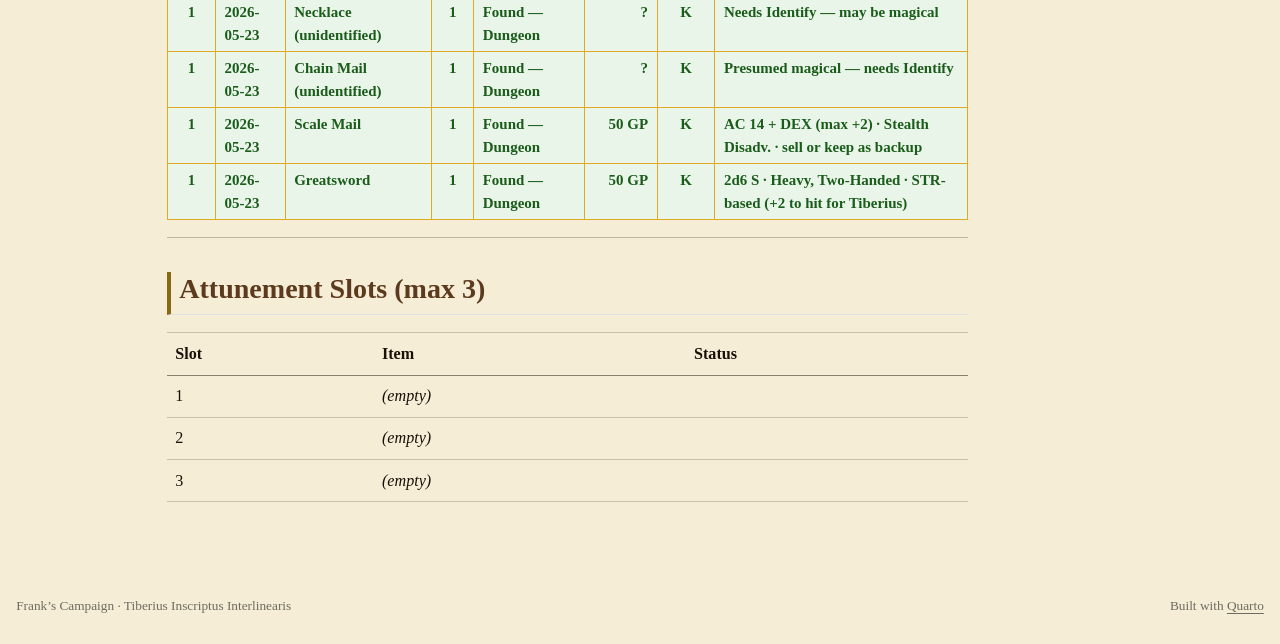
<file: docs/items.html>
<!DOCTYPE html>
<html xmlns="http://www.w3.org/1999/xhtml" lang="en" xml:lang="en"><head>

<meta charset="utf-8">
<meta name="generator" content="quarto-1.9.12">

<meta name="viewport" content="width=device-width, initial-scale=1.0, user-scalable=yes">


<title>Item Acquisitions Log – The Goodbook — Tiberius</title>
<style>
code{white-space: pre-wrap;}
span.smallcaps{font-variant: small-caps;}
div.columns{display: flex; gap: min(4vw, 1.5em);}
div.column{flex: auto; overflow-x: auto;}
div.hanging-indent{margin-left: 1.5em; text-indent: -1.5em;}
ul.task-list{list-style: none;}
ul.task-list li input[type="checkbox"] {
  width: 0.8em;
  margin: 0 0.8em 0.2em -1em; /* quarto-specific, see https://github.com/quarto-dev/quarto-cli/issues/4556 */ 
  vertical-align: middle;
}
</style>


<script src="site_libs/quarto-nav/quarto-nav.js"></script>
<script src="site_libs/quarto-nav/headroom.min.js"></script>
<script src="site_libs/clipboard/clipboard.min.js"></script>
<script src="site_libs/quarto-search/autocomplete.umd.js"></script>
<script src="site_libs/quarto-search/fuse.min.js"></script>
<script src="site_libs/quarto-search/quarto-search.js"></script>
<meta name="quarto:offset" content="./">
<link href="./assets/favicon.png" rel="icon" type="image/png">
<script src="site_libs/quarto-html/quarto.js" type="module"></script>
<script src="site_libs/quarto-html/tabsets/tabsets.js" type="module"></script>
<script src="site_libs/quarto-html/axe/axe-check.js" type="module"></script>
<script src="site_libs/quarto-html/popper.min.js"></script>
<script src="site_libs/quarto-html/tippy.umd.min.js"></script>
<script src="site_libs/quarto-html/anchor.min.js"></script>
<link href="site_libs/quarto-html/tippy.css" rel="stylesheet">
<link href="site_libs/quarto-html/quarto-syntax-highlighting-cdaacfc258cb6f151192107f105ac881.css" rel="stylesheet" id="quarto-text-highlighting-styles">
<script src="site_libs/bootstrap/bootstrap.min.js"></script>
<link href="site_libs/bootstrap/bootstrap-icons.css" rel="stylesheet">
<link href="site_libs/bootstrap/bootstrap-595ac2289d5b0f4f6ef764df2582cfe8.min.css" rel="stylesheet" append-hash="true" id="quarto-bootstrap" data-mode="light">
<script id="quarto-search-options" type="application/json">{
  "location": "navbar",
  "copy-button": false,
  "collapse-after": 3,
  "panel-placement": "end",
  "type": "overlay",
  "limit": 50,
  "keyboard-shortcut": [
    "f",
    "/",
    "s"
  ],
  "show-item-context": false,
  "language": {
    "search-no-results-text": "No results",
    "search-matching-documents-text": "matching documents",
    "search-copy-link-title": "Copy link to search",
    "search-hide-matches-text": "Hide additional matches",
    "search-more-match-text": "more match in this document",
    "search-more-matches-text": "more matches in this document",
    "search-clear-button-title": "Clear",
    "search-text-placeholder": "",
    "search-detached-cancel-button-title": "Cancel",
    "search-submit-button-title": "Submit",
    "search-label": "Search"
  }
}</script>
<style>html{ scroll-behavior: smooth; }</style>


</head>

<body class="nav-fixed quarto-light">

<div id="quarto-search-results"></div>
  <header id="quarto-header" class="headroom fixed-top">
    <nav class="navbar navbar-expand-lg " data-bs-theme="dark">
      <div class="navbar-container container-fluid">
      <div class="navbar-brand-container mx-auto">
    <a class="navbar-brand" href="./index.html">
    <span class="navbar-title">📖 Tiberius Goodbook</span>
    </a>
  </div>
            <div id="quarto-search" class="" title="Search"></div>
          <button class="navbar-toggler" type="button" data-bs-toggle="collapse" data-bs-target="#navbarCollapse" aria-controls="navbarCollapse" role="menu" aria-expanded="false" aria-label="Toggle navigation" onclick="if (window.quartoToggleHeadroom) { window.quartoToggleHeadroom(); }">
  <span class="navbar-toggler-icon"></span>
</button>
          <div class="collapse navbar-collapse" id="navbarCollapse">
            <ul class="navbar-nav navbar-nav-scroll me-auto">
  <li class="nav-item">
    <a class="nav-link" href="./index.html"> 
<span class="menu-text">⚔️ Character</span></a>
  </li>  
  <li class="nav-item">
    <a class="nav-link" href="./treasury.html"> 
<span class="menu-text">💰 Treasury</span></a>
  </li>  
  <li class="nav-item">
    <a class="nav-link" href="./spells.html"> 
<span class="menu-text">✨ Spell Tracker</span></a>
  </li>  
  <li class="nav-item">
    <a class="nav-link" href="./spellcards.html"> 
<span class="menu-text">🃏 Spell Cards</span></a>
  </li>  
  <li class="nav-item">
    <a class="nav-link" href="./spellbook.html"> 
<span class="menu-text">📖 Spellbook</span></a>
  </li>  
  <li class="nav-item">
    <a class="nav-link" href="./illusion-tactics.html"> 
<span class="menu-text">🎭 Illusion Tactics</span></a>
  </li>  
  <li class="nav-item">
    <a class="nav-link active" href="./items.html" aria-current="page"> 
<span class="menu-text">🎒 Items</span></a>
  </li>  
  <li class="nav-item">
    <a class="nav-link" href="./milestones.html"> 
<span class="menu-text">🎯 Milestones</span></a>
  </li>  
</ul>
          </div> <!-- /navcollapse -->
            <div class="quarto-navbar-tools">
</div>
      </div> <!-- /container-fluid -->
    </nav>
</header>
<!-- content -->
<div id="quarto-content" class="quarto-container page-columns page-rows-contents page-layout-article page-navbar">
<!-- sidebar -->
<!-- margin-sidebar -->
    <div id="quarto-margin-sidebar" class="sidebar margin-sidebar">
        <nav id="TOC" role="doc-toc" class="toc-active">
    <h2 id="toc-title">On this page</h2>
   
  <ul>
  <li><a href="#magic-items" id="toc-magic-items" class="nav-link active" data-scroll-target="#magic-items">Magic Items</a></li>
  <li><a href="#current-inventory" id="toc-current-inventory" class="nav-link" data-scroll-target="#current-inventory">Current Inventory</a>
  <ul class="collapse">
  <li><a href="#weapons-magic" id="toc-weapons-magic" class="nav-link" data-scroll-target="#weapons-magic">Weapons &amp; Magic</a></li>
  <li><a href="#worn-equipped" id="toc-worn-equipped" class="nav-link" data-scroll-target="#worn-equipped">Worn / Equipped</a></li>
  <li><a href="#pack-consumables" id="toc-pack-consumables" class="nav-link" data-scroll-target="#pack-consumables">Pack &amp; Consumables</a></li>
  <li><a href="#lighting-kit-sess.-0" id="toc-lighting-kit-sess.-0" class="nav-link" data-scroll-target="#lighting-kit-sess.-0">Lighting Kit <em>(Sess. 0)</em></a></li>
  <li><a href="#exploration-kit-sess.-0" id="toc-exploration-kit-sess.-0" class="nav-link" data-scroll-target="#exploration-kit-sess.-0">Exploration Kit <em>(Sess. 0)</em></a></li>
  <li><a href="#writing-tools-kit-sess.-0" id="toc-writing-tools-kit-sess.-0" class="nav-link" data-scroll-target="#writing-tools-kit-sess.-0">Writing &amp; Tools Kit <em>(Sess. 0)</em></a></li>
  <li><a href="#tactical-kit-sess.-0" id="toc-tactical-kit-sess.-0" class="nav-link" data-scroll-target="#tactical-kit-sess.-0">Tactical Kit <em>(Sess. 0)</em></a></li>
  </ul></li>
  <li><a href="#acquisitions-changes-log" id="toc-acquisitions-changes-log" class="nav-link" data-scroll-target="#acquisitions-changes-log">Acquisitions &amp; Changes Log</a></li>
  <li><a href="#attunement-slots-max-3" id="toc-attunement-slots-max-3" class="nav-link" data-scroll-target="#attunement-slots-max-3">Attunement Slots (max 3)</a></li>
  </ul>
<div class="toc-actions"><ul><li><a href="https://github.com/chris-tonomy/Tiberius---Online-Campaign-Frank/edit/main/items.qmd" class="toc-action"><i class="bi bi-github"></i>Edit this page</a></li></ul></div></nav>
    </div>
<!-- main -->
<main class="content" id="quarto-document-content">

<header id="title-block-header" class="quarto-title-block default">
<div class="quarto-title">
<h1 class="title">Item Acquisitions Log</h1>
<p class="subtitle lead">Status: K=Kept · S=Sold · U=Used · G=Given · L=Lost</p>
</div>



<div class="quarto-title-meta">

    
  
    
  </div>
  


</header>


<section id="magic-items" class="level2">
<h2 class="anchored" data-anchor-id="magic-items">Magic Items</h2>
<section id="javelin-of-lightning" class="level4 magic-card">
<h4 class="anchored" data-anchor-id="javelin-of-lightning">Javelin of Lightning</h4>
<div class="rarity">
<p>Weapon · Uncommon · No attunement required</p>
</div>
<p>Acquired <strong>Sess. 0 · 2026-05-22</strong> · Cost: 600 GP</p>
<p>When you throw this javelin and speak its command word, it transforms into a bolt of lightning, forming a line <strong>5 feet wide and 120 feet long</strong>. Each creature in the line (excluding you) must succeed on a <strong>DC 13 DEX saving throw</strong> or take <strong>4d6 lightning damage</strong> (half on success). The javelin then returns to its normal form at the target point. Can’t be used this way again until the next dawn.</p>
<p><a href="https://dnd2024.wikidot.com/magic-item:javelin-of-lightning">↗ D&amp;D 2024 wiki</a></p>
</section>
<hr>
</section>
<section id="current-inventory" class="level2">
<h2 class="anchored" data-anchor-id="current-inventory">Current Inventory</h2>
<section id="weapons-magic" class="level3">
<h3 class="anchored" data-anchor-id="weapons-magic">Weapons &amp; Magic</h3>
<table class="caption-top table">
<colgroup>
<col style="width: 14%">
<col style="width: 14%">
<col style="width: 14%">
<col style="width: 14%">
<col style="width: 14%">
<col style="width: 14%">
<col style="width: 14%">
</colgroup>
<thead>
<tr class="header">
<th>#</th>
<th>Item</th>
<th>Qty</th>
<th>Source</th>
<th>Value</th>
<th>Status</th>
<th>Notes</th>
</tr>
</thead>
<tbody>
<tr class="odd">
<td>1</td>
<td>Light Crossbow</td>
<td>1</td>
<td>Starting</td>
<td>25 GP</td>
<td>K</td>
<td>Ammunition, Loading, Two-Handed · Mastery: Slow</td>
</tr>
<tr class="even">
<td>2</td>
<td>Warhammer</td>
<td>1</td>
<td>Ranger 1</td>
<td>15 GP</td>
<td>K</td>
<td>Versatile (1d10) · Mastery: Push</td>
</tr>
<tr class="odd">
<td>3</td>
<td>Quarterstaff</td>
<td>1</td>
<td>Starting</td>
<td>2 SP</td>
<td>K</td>
<td>Versatile 1d8</td>
</tr>
<tr class="even">
<td>4</td>
<td>Javelin of Lightning</td>
<td>1</td>
<td>Purchased</td>
<td>600 GP</td>
<td>K</td>
<td>Magic; 4d6 lightning line 1/dawn</td>
</tr>
</tbody>
</table>
</section>
<section id="worn-equipped" class="level3">
<h3 class="anchored" data-anchor-id="worn-equipped">Worn / Equipped</h3>
<table class="caption-top table">
<colgroup>
<col style="width: 14%">
<col style="width: 14%">
<col style="width: 14%">
<col style="width: 14%">
<col style="width: 14%">
<col style="width: 14%">
<col style="width: 14%">
</colgroup>
<thead>
<tr class="header">
<th>#</th>
<th>Item</th>
<th>Qty</th>
<th>Source</th>
<th>Value</th>
<th>Status</th>
<th>Notes</th>
</tr>
</thead>
<tbody>
<tr class="odd">
<td>1</td>
<td>Golden Neck with Blood</td>
<td>1</td>
<td>Found</td>
<td>?</td>
<td>K</td>
<td>Equipment slot</td>
</tr>
<tr class="even">
<td>2</td>
<td>Belt</td>
<td>1</td>
<td>Found</td>
<td>?</td>
<td>K</td>
<td><strong>Unidentified</strong> — needs Identify</td>
</tr>
<tr class="odd">
<td>3</td>
<td>Necklace</td>
<td>1</td>
<td>Found</td>
<td>?</td>
<td>K</td>
<td><strong>Unidentified</strong> — needs Identify</td>
</tr>
<tr class="even">
<td>4</td>
<td>Chain Mail</td>
<td>1</td>
<td>Found</td>
<td>?</td>
<td>K</td>
<td><strong>Unidentified — presumed magical</strong> — needs Identify</td>
</tr>
<tr class="odd">
<td>5</td>
<td>Scale Mail</td>
<td>1</td>
<td>Found</td>
<td>50 GP</td>
<td>K</td>
<td>AC 14+DEX (max+2) · Stealth Disadv. · backup / sell</td>
</tr>
<tr class="even">
<td>6</td>
<td>Greatsword</td>
<td>1</td>
<td>Found</td>
<td>50 GP</td>
<td>K</td>
<td>2d6 S · Heavy, Two-Handed</td>
</tr>
</tbody>
</table>
</section>
<section id="pack-consumables" class="level3">
<h3 class="anchored" data-anchor-id="pack-consumables">Pack &amp; Consumables</h3>
<table class="caption-top table">
<colgroup>
<col style="width: 14%">
<col style="width: 14%">
<col style="width: 14%">
<col style="width: 14%">
<col style="width: 14%">
<col style="width: 14%">
<col style="width: 14%">
</colgroup>
<thead>
<tr class="header">
<th>#</th>
<th>Item</th>
<th>Qty</th>
<th>Source</th>
<th>Value</th>
<th>Status</th>
<th>Notes</th>
</tr>
</thead>
<tbody>
<tr class="odd">
<td>1</td>
<td>Backpack</td>
<td>1</td>
<td>Pack</td>
<td>2 GP</td>
<td>K</td>
<td></td>
</tr>
<tr class="even">
<td>2</td>
<td>Book</td>
<td>1</td>
<td>Pack</td>
<td>25 GP</td>
<td>K</td>
<td></td>
</tr>
<tr class="odd">
<td>3</td>
<td>Ink (1 oz.)</td>
<td>1</td>
<td>Pack</td>
<td>10 GP</td>
<td>K</td>
<td></td>
</tr>
<tr class="even">
<td>4</td>
<td>Ink Pen</td>
<td>1</td>
<td>Pack</td>
<td>2 CP</td>
<td>K</td>
<td></td>
</tr>
<tr class="odd">
<td>5</td>
<td>Parchment (sheet)</td>
<td>10</td>
<td>Pack</td>
<td>1 SP ea</td>
<td>K</td>
<td></td>
</tr>
<tr class="even">
<td>6</td>
<td>Tinderbox</td>
<td>1</td>
<td>Pack</td>
<td>5 SP</td>
<td>K</td>
<td>✓ already owned</td>
</tr>
<tr class="odd">
<td>7</td>
<td>Oil (flask)</td>
<td>20</td>
<td>Pack + Sess.0</td>
<td>1 SP ea</td>
<td>K</td>
<td>10 from pack + 10 bought</td>
</tr>
<tr class="even">
<td>8</td>
<td>Lamp</td>
<td>1</td>
<td>Pack</td>
<td>5 SP</td>
<td>K</td>
<td></td>
</tr>
<tr class="odd">
<td>9</td>
<td>Potion of Healing</td>
<td>2</td>
<td>Purchased</td>
<td>100 GP ea</td>
<td>K</td>
<td>Party stock; 2d4+2 HP</td>
</tr>
</tbody>
</table>
</section>
<section id="lighting-kit-sess.-0" class="level3">
<h3 class="anchored" data-anchor-id="lighting-kit-sess.-0">Lighting Kit <em>(Sess. 0)</em></h3>
<table class="caption-top table">
<colgroup>
<col style="width: 20%">
<col style="width: 20%">
<col style="width: 20%">
<col style="width: 20%">
<col style="width: 20%">
</colgroup>
<thead>
<tr class="header">
<th>#</th>
<th>Item</th>
<th>Qty</th>
<th>Cost</th>
<th>Notes</th>
</tr>
</thead>
<tbody>
<tr class="odd">
<td>1</td>
<td>Torch</td>
<td>10</td>
<td>1 SP</td>
<td>1 CP each; 1 hr light, 20 ft bright / 40 ft dim</td>
</tr>
<tr class="even">
<td>2</td>
<td>Candle</td>
<td>10</td>
<td>1 SP</td>
<td>1 CP each; 1 hr, 5 ft bright</td>
</tr>
<tr class="odd">
<td>3</td>
<td>Hooded Lantern</td>
<td>1</td>
<td>5 GP</td>
<td>6 hr/flask; cone or shuttered</td>
</tr>
<tr class="even">
<td>4</td>
<td>Oil (extra flasks)</td>
<td>10</td>
<td>1 GP</td>
<td>Already counted above</td>
</tr>
</tbody>
</table>
</section>
<section id="exploration-kit-sess.-0" class="level3">
<h3 class="anchored" data-anchor-id="exploration-kit-sess.-0">Exploration Kit <em>(Sess. 0)</em></h3>
<table class="caption-top table">
<thead>
<tr class="header">
<th>#</th>
<th>Item</th>
<th>Qty</th>
<th>Cost</th>
<th>Notes</th>
</tr>
</thead>
<tbody>
<tr class="odd">
<td>1</td>
<td>Rope, Hempen (50 ft)</td>
<td>2</td>
<td>2 GP</td>
<td>2 HP, can hold 3 creatures</td>
</tr>
<tr class="even">
<td>2</td>
<td>Grappling Hook</td>
<td>1</td>
<td>2 GP</td>
<td>Used with rope</td>
</tr>
<tr class="odd">
<td>3</td>
<td>Piton</td>
<td>20</td>
<td>1 GP</td>
<td>5 CP each</td>
</tr>
<tr class="even">
<td>4</td>
<td>Hammer</td>
<td>1</td>
<td>1 GP</td>
<td>For pitons / forcing</td>
</tr>
<tr class="odd">
<td>5</td>
<td>10-foot Pole</td>
<td>1</td>
<td>5 CP</td>
<td>Prod ahead, trip wires</td>
</tr>
<tr class="even">
<td>6</td>
<td>Ladder, collapsible (10 ft)</td>
<td>1</td>
<td>1 SP</td>
<td></td>
</tr>
</tbody>
</table>
</section>
<section id="writing-tools-kit-sess.-0" class="level3">
<h3 class="anchored" data-anchor-id="writing-tools-kit-sess.-0">Writing &amp; Tools Kit <em>(Sess. 0)</em></h3>
<table class="caption-top table">
<colgroup>
<col style="width: 20%">
<col style="width: 20%">
<col style="width: 20%">
<col style="width: 20%">
<col style="width: 20%">
</colgroup>
<thead>
<tr class="header">
<th>#</th>
<th>Item</th>
<th>Qty</th>
<th>Cost</th>
<th>Notes</th>
</tr>
</thead>
<tbody>
<tr class="odd">
<td>1</td>
<td>Chalk</td>
<td>10</td>
<td>1 SP</td>
<td>Mark paths, leave signals</td>
</tr>
<tr class="even">
<td>2</td>
<td>Sealing Wax</td>
<td>1</td>
<td>5 SP</td>
<td>For sealed notes</td>
</tr>
<tr class="odd">
<td>3</td>
<td>Ink, Pen, Parchment</td>
<td>—</td>
<td>—</td>
<td>✓ already owned from Scholar’s Pack</td>
</tr>
</tbody>
</table>
</section>
<section id="tactical-kit-sess.-0" class="level3">
<h3 class="anchored" data-anchor-id="tactical-kit-sess.-0">Tactical Kit <em>(Sess. 0)</em></h3>
<table class="caption-top table">
<thead>
<tr class="header">
<th>#</th>
<th>Item</th>
<th>Qty</th>
<th>Cost</th>
<th>Notes</th>
</tr>
</thead>
<tbody>
<tr class="odd">
<td>1</td>
<td>Hand Mirror</td>
<td>1</td>
<td>5 GP</td>
<td>Check corners / detect traps</td>
</tr>
<tr class="even">
<td>2</td>
<td>Caltrops (bag of 20)</td>
<td>1</td>
<td>1 GP</td>
<td>DC 15 DEX or stop + 1 piercing</td>
</tr>
<tr class="odd">
<td>3</td>
<td>Ball Bearings (bag of 1000)</td>
<td>1</td>
<td>1 GP</td>
<td>DC 10 DEX or fall prone</td>
</tr>
</tbody>
</table>
<hr>
</section>
</section>
<section id="acquisitions-changes-log" class="level2">
<h2 class="anchored" data-anchor-id="acquisitions-changes-log">Acquisitions &amp; Changes Log</h2>
<table class="ledger caption-top table">
<thead>
<tr class="header">
<th style="text-align: center;" data-quarto-table-cell-role="th">Sess.</th>
<th data-quarto-table-cell-role="th">Date</th>
<th data-quarto-table-cell-role="th">Item Name</th>
<th style="text-align: center;" data-quarto-table-cell-role="th">Qty</th>
<th data-quarto-table-cell-role="th">Source / How</th>
<th style="text-align: right;" data-quarto-table-cell-role="th">Value (GP)</th>
<th style="text-align: center;" data-quarto-table-cell-role="th">Status</th>
<th data-quarto-table-cell-role="th">Notes</th>
</tr>
</thead>
<tbody>
<tr class="credit odd">
<td style="text-align: center;">0</td>
<td>2026-05-22</td>
<td><a href="https://dnd2024.wikidot.com/magic-item:javelin-of-lightning">Javelin of Lightning</a></td>
<td style="text-align: center;">1</td>
<td>Purchased</td>
<td style="text-align: right;">600</td>
<td style="text-align: center;">K</td>
<td>Magic weapon, uncommon, no attunement</td>
</tr>
<tr class="credit even">
<td style="text-align: center;">0</td>
<td>2026-05-22</td>
<td>Potion of Healing</td>
<td style="text-align: center;">2</td>
<td>Purchased</td>
<td style="text-align: right;">200 (total)</td>
<td style="text-align: center;">K</td>
<td>Heals 2d4+2 HP. Party stock.</td>
</tr>
<tr class="credit odd">
<td style="text-align: center;">0</td>
<td>2026-05-22</td>
<td>Torch ×10</td>
<td style="text-align: center;">10</td>
<td>Purchased</td>
<td style="text-align: right;">1 SP</td>
<td style="text-align: center;">K</td>
<td>1 CP ea; 1 hr, 20 ft bright</td>
</tr>
<tr class="credit even">
<td style="text-align: center;">0</td>
<td>2026-05-22</td>
<td>Candle ×10</td>
<td style="text-align: center;">10</td>
<td>Purchased</td>
<td style="text-align: right;">1 SP</td>
<td style="text-align: center;">K</td>
<td>1 CP ea; 1 hr, 5 ft bright</td>
</tr>
<tr class="credit odd">
<td style="text-align: center;">0</td>
<td>2026-05-22</td>
<td>Hooded Lantern</td>
<td style="text-align: center;">1</td>
<td>Purchased</td>
<td style="text-align: right;">5 GP</td>
<td style="text-align: center;">K</td>
<td>6 hr/flask; cone or shuttered</td>
</tr>
<tr class="credit even">
<td style="text-align: center;">0</td>
<td>2026-05-22</td>
<td>Oil flask ×10 (extra)</td>
<td style="text-align: center;">10</td>
<td>Purchased</td>
<td style="text-align: right;">1 GP</td>
<td style="text-align: center;">K</td>
<td>1 SP ea; now 20 total</td>
</tr>
<tr class="credit odd">
<td style="text-align: center;">0</td>
<td>2026-05-22</td>
<td>Rope, Hempen 50 ft ×2</td>
<td style="text-align: center;">2</td>
<td>Purchased</td>
<td style="text-align: right;">2 GP</td>
<td style="text-align: center;">K</td>
<td>1 GP ea</td>
</tr>
<tr class="credit even">
<td style="text-align: center;">0</td>
<td>2026-05-22</td>
<td>Grappling Hook</td>
<td style="text-align: center;">1</td>
<td>Purchased</td>
<td style="text-align: right;">2 GP</td>
<td style="text-align: center;">K</td>
<td></td>
</tr>
<tr class="credit odd">
<td style="text-align: center;">0</td>
<td>2026-05-22</td>
<td>Piton ×20</td>
<td style="text-align: center;">20</td>
<td>Purchased</td>
<td style="text-align: right;">1 GP</td>
<td style="text-align: center;">K</td>
<td>5 CP ea</td>
</tr>
<tr class="credit even">
<td style="text-align: center;">0</td>
<td>2026-05-22</td>
<td>Hammer</td>
<td style="text-align: center;">1</td>
<td>Purchased</td>
<td style="text-align: right;">1 GP</td>
<td style="text-align: center;">K</td>
<td>For pitons / forcing</td>
</tr>
<tr class="credit odd">
<td style="text-align: center;">0</td>
<td>2026-05-22</td>
<td>10-foot Pole</td>
<td style="text-align: center;">1</td>
<td>Purchased</td>
<td style="text-align: right;">5 CP</td>
<td style="text-align: center;">K</td>
<td>Prod ahead for traps</td>
</tr>
<tr class="credit even">
<td style="text-align: center;">0</td>
<td>2026-05-22</td>
<td>Ladder, collapsible (10 ft)</td>
<td style="text-align: center;">1</td>
<td>Purchased</td>
<td style="text-align: right;">1 SP</td>
<td style="text-align: center;">K</td>
<td></td>
</tr>
<tr class="credit odd">
<td style="text-align: center;">0</td>
<td>2026-05-22</td>
<td>Chalk ×10</td>
<td style="text-align: center;">10</td>
<td>Purchased</td>
<td style="text-align: right;">1 SP</td>
<td style="text-align: center;">K</td>
<td>Mark paths, leave signals</td>
</tr>
<tr class="credit even">
<td style="text-align: center;">0</td>
<td>2026-05-22</td>
<td>Sealing Wax</td>
<td style="text-align: center;">1</td>
<td>Purchased</td>
<td style="text-align: right;">5 SP</td>
<td style="text-align: center;">K</td>
<td></td>
</tr>
<tr class="credit odd">
<td style="text-align: center;">0</td>
<td>2026-05-22</td>
<td>Hand Mirror</td>
<td style="text-align: center;">1</td>
<td>Purchased</td>
<td style="text-align: right;">5 GP</td>
<td style="text-align: center;">K</td>
<td>Check corners / detect traps</td>
</tr>
<tr class="credit even">
<td style="text-align: center;">0</td>
<td>2026-05-22</td>
<td>Caltrops (bag of 20)</td>
<td style="text-align: center;">1</td>
<td>Purchased</td>
<td style="text-align: right;">1 GP</td>
<td style="text-align: center;">K</td>
<td>DC 15 DEX or stop + 1 piercing</td>
</tr>
<tr class="credit odd">
<td style="text-align: center;">0</td>
<td>2026-05-22</td>
<td>Ball Bearings (bag of 1000)</td>
<td style="text-align: center;">1</td>
<td>Purchased</td>
<td style="text-align: right;">1 GP</td>
<td style="text-align: center;">K</td>
<td>DC 10 DEX or fall prone</td>
</tr>
<tr class="credit even">
<td style="text-align: center;">1</td>
<td>2026-05-23</td>
<td>Belt (unidentified)</td>
<td style="text-align: center;">1</td>
<td>Found — Dungeon</td>
<td style="text-align: right;">?</td>
<td style="text-align: center;">K</td>
<td>Needs Identify — may be magical</td>
</tr>
<tr class="credit odd">
<td style="text-align: center;">1</td>
<td>2026-05-23</td>
<td>Necklace (unidentified)</td>
<td style="text-align: center;">1</td>
<td>Found — Dungeon</td>
<td style="text-align: right;">?</td>
<td style="text-align: center;">K</td>
<td>Needs Identify — may be magical</td>
</tr>
<tr class="credit even">
<td style="text-align: center;">1</td>
<td>2026-05-23</td>
<td>Chain Mail (unidentified)</td>
<td style="text-align: center;">1</td>
<td>Found — Dungeon</td>
<td style="text-align: right;">?</td>
<td style="text-align: center;">K</td>
<td><strong>Presumed magical</strong> — needs Identify</td>
</tr>
<tr class="credit odd">
<td style="text-align: center;">1</td>
<td>2026-05-23</td>
<td>Scale Mail</td>
<td style="text-align: center;">1</td>
<td>Found — Dungeon</td>
<td style="text-align: right;">50 GP</td>
<td style="text-align: center;">K</td>
<td>AC 14 + DEX (max +2) · Stealth Disadv. · sell or keep as backup</td>
</tr>
<tr class="credit even">
<td style="text-align: center;">1</td>
<td>2026-05-23</td>
<td>Greatsword</td>
<td style="text-align: center;">1</td>
<td>Found — Dungeon</td>
<td style="text-align: right;">50 GP</td>
<td style="text-align: center;">K</td>
<td>2d6 S · Heavy, Two-Handed · STR-based (+2 to hit for Tiberius)</td>
</tr>
</tbody>
</table>
<hr>
</section>
<section id="attunement-slots-max-3" class="level2">
<h2 class="anchored" data-anchor-id="attunement-slots-max-3">Attunement Slots (max 3)</h2>
<table class="caption-top table">
<thead>
<tr class="header">
<th>Slot</th>
<th>Item</th>
<th>Status</th>
</tr>
</thead>
<tbody>
<tr class="odd">
<td>1</td>
<td><em>(empty)</em></td>
<td></td>
</tr>
<tr class="even">
<td>2</td>
<td><em>(empty)</em></td>
<td></td>
</tr>
<tr class="odd">
<td>3</td>
<td><em>(empty)</em></td>
<td></td>
</tr>
</tbody>
</table>


</section>

</main> <!-- /main -->
<script id="quarto-html-after-body" type="application/javascript">
  window.document.addEventListener("DOMContentLoaded", function (event) {
    const icon = "";
    const anchorJS = new window.AnchorJS();
    anchorJS.options = {
      placement: 'right',
      icon: icon
    };
    anchorJS.add('.anchored');
    const isCodeAnnotation = (el) => {
      for (const clz of el.classList) {
        if (clz.startsWith('code-annotation-')) {                     
          return true;
        }
      }
      return false;
    }
    const onCopySuccess = function(e) {
      // button target
      const button = e.trigger;
      // don't keep focus
      button.blur();
      // flash "checked"
      button.classList.add('code-copy-button-checked');
      var currentTitle = button.getAttribute("title");
      button.setAttribute("title", "Copied!");
      let tooltip;
      if (window.bootstrap) {
        button.setAttribute("data-bs-toggle", "tooltip");
        button.setAttribute("data-bs-placement", "left");
        button.setAttribute("data-bs-title", "Copied!");
        tooltip = new bootstrap.Tooltip(button, 
          { trigger: "manual", 
            customClass: "code-copy-button-tooltip",
            offset: [0, -8]});
        tooltip.show();    
      }
      setTimeout(function() {
        if (tooltip) {
          tooltip.hide();
          button.removeAttribute("data-bs-title");
          button.removeAttribute("data-bs-toggle");
          button.removeAttribute("data-bs-placement");
        }
        button.setAttribute("title", currentTitle);
        button.classList.remove('code-copy-button-checked');
      }, 1000);
      // clear code selection
      e.clearSelection();
    }
    const getTextToCopy = function(trigger) {
      const outerScaffold = trigger.parentElement.cloneNode(true);
      const codeEl = outerScaffold.querySelector('code');
      for (const childEl of codeEl.children) {
        if (isCodeAnnotation(childEl)) {
          childEl.remove();
        }
      }
      return codeEl.innerText;
    }
    const clipboard = new window.ClipboardJS('.code-copy-button:not([data-in-quarto-modal])', {
      text: getTextToCopy
    });
    clipboard.on('success', onCopySuccess);
    if (window.document.getElementById('quarto-embedded-source-code-modal')) {
      const clipboardModal = new window.ClipboardJS('.code-copy-button[data-in-quarto-modal]', {
        text: getTextToCopy,
        container: window.document.getElementById('quarto-embedded-source-code-modal')
      });
      clipboardModal.on('success', onCopySuccess);
    }
      var localhostRegex = new RegExp(/^(?:http|https):\/\/localhost\:?[0-9]*\//);
      var mailtoRegex = new RegExp(/^mailto:/);
        var filterRegex = new RegExp('/' + window.location.host + '/');
      var isInternal = (href) => {
          return filterRegex.test(href) || localhostRegex.test(href) || mailtoRegex.test(href);
      }
      // Inspect non-navigation links and adorn them if external
     var links = window.document.querySelectorAll('a[href]:not(.nav-link):not(.navbar-brand):not(.toc-action):not(.sidebar-link):not(.sidebar-item-toggle):not(.pagination-link):not(.no-external):not([aria-hidden]):not(.dropdown-item):not(.quarto-navigation-tool):not(.about-link)');
      for (var i=0; i<links.length; i++) {
        const link = links[i];
        if (!isInternal(link.href)) {
          // undo the damage that might have been done by quarto-nav.js in the case of
          // links that we want to consider external
          if (link.dataset.originalHref !== undefined) {
            link.href = link.dataset.originalHref;
          }
        }
      }
    function tippyHover(el, contentFn, onTriggerFn, onUntriggerFn) {
      const config = {
        allowHTML: true,
        maxWidth: 500,
        delay: 100,
        arrow: false,
        appendTo: function(el) {
            return el.parentElement;
        },
        interactive: true,
        interactiveBorder: 10,
        theme: 'quarto',
        placement: 'bottom-start',
      };
      if (contentFn) {
        config.content = contentFn;
      }
      if (onTriggerFn) {
        config.onTrigger = onTriggerFn;
      }
      if (onUntriggerFn) {
        config.onUntrigger = onUntriggerFn;
      }
      window.tippy(el, config); 
    }
    const noterefs = window.document.querySelectorAll('a[role="doc-noteref"]');
    for (var i=0; i<noterefs.length; i++) {
      const ref = noterefs[i];
      tippyHover(ref, function() {
        // use id or data attribute instead here
        let href = ref.getAttribute('data-footnote-href') || ref.getAttribute('href');
        try { href = new URL(href).hash; } catch {}
        const id = href.replace(/^#\/?/, "");
        const note = window.document.getElementById(id);
        if (note) {
          return note.innerHTML;
        } else {
          return "";
        }
      });
    }
    const xrefs = window.document.querySelectorAll('a.quarto-xref');
    const processXRef = (id, note) => {
      // Strip column container classes
      const stripColumnClz = (el) => {
        el.classList.remove("page-full", "page-columns");
        if (el.children) {
          for (const child of el.children) {
            stripColumnClz(child);
          }
        }
      }
      stripColumnClz(note)
      if (id === null || id.startsWith('sec-')) {
        // Special case sections, only their first couple elements
        const container = document.createElement("div");
        if (note.children && note.children.length > 2) {
          container.appendChild(note.children[0].cloneNode(true));
          for (let i = 1; i < note.children.length; i++) {
            const child = note.children[i];
            if (child.tagName === "P" && child.innerText === "") {
              continue;
            } else {
              container.appendChild(child.cloneNode(true));
              break;
            }
          }
          if (window.Quarto?.typesetMath) {
            window.Quarto.typesetMath(container);
          }
          return container.innerHTML
        } else {
          if (window.Quarto?.typesetMath) {
            window.Quarto.typesetMath(note);
          }
          return note.innerHTML;
        }
      } else {
        // Remove any anchor links if they are present
        const anchorLink = note.querySelector('a.anchorjs-link');
        if (anchorLink) {
          anchorLink.remove();
        }
        if (window.Quarto?.typesetMath) {
          window.Quarto.typesetMath(note);
        }
        if (note.classList.contains("callout")) {
          return note.outerHTML;
        } else {
          return note.innerHTML;
        }
      }
    }
    for (var i=0; i<xrefs.length; i++) {
      const xref = xrefs[i];
      tippyHover(xref, undefined, function(instance) {
        instance.disable();
        let url = xref.getAttribute('href');
        let hash = undefined; 
        if (url.startsWith('#')) {
          hash = url;
        } else {
          try { hash = new URL(url).hash; } catch {}
        }
        if (hash) {
          const id = hash.replace(/^#\/?/, "");
          const note = window.document.getElementById(id);
          if (note !== null) {
            try {
              const html = processXRef(id, note.cloneNode(true));
              instance.setContent(html);
            } finally {
              instance.enable();
              instance.show();
            }
          } else {
            // See if we can fetch this
            fetch(url.split('#')[0])
            .then(res => res.text())
            .then(html => {
              const parser = new DOMParser();
              const htmlDoc = parser.parseFromString(html, "text/html");
              const note = htmlDoc.getElementById(id);
              if (note !== null) {
                const html = processXRef(id, note);
                instance.setContent(html);
              } 
            }).finally(() => {
              instance.enable();
              instance.show();
            });
          }
        } else {
          // See if we can fetch a full url (with no hash to target)
          // This is a special case and we should probably do some content thinning / targeting
          fetch(url)
          .then(res => res.text())
          .then(html => {
            const parser = new DOMParser();
            const htmlDoc = parser.parseFromString(html, "text/html");
            const note = htmlDoc.querySelector('main.content');
            if (note !== null) {
              // This should only happen for chapter cross references
              // (since there is no id in the URL)
              // remove the first header
              if (note.children.length > 0 && note.children[0].tagName === "HEADER") {
                note.children[0].remove();
              }
              const html = processXRef(null, note);
              instance.setContent(html);
            } 
          }).finally(() => {
            instance.enable();
            instance.show();
          });
        }
      }, function(instance) {
      });
    }
        let selectedAnnoteEl;
        const selectorForAnnotation = ( cell, annotation) => {
          let cellAttr = 'data-code-cell="' + cell + '"';
          let lineAttr = 'data-code-annotation="' +  annotation + '"';
          const selector = 'span[' + cellAttr + '][' + lineAttr + ']';
          return selector;
        }
        const selectCodeLines = (annoteEl) => {
          const doc = window.document;
          const targetCell = annoteEl.getAttribute("data-target-cell");
          const targetAnnotation = annoteEl.getAttribute("data-target-annotation");
          const annoteSpan = window.document.querySelector(selectorForAnnotation(targetCell, targetAnnotation));
          const lines = annoteSpan.getAttribute("data-code-lines").split(",");
          const lineIds = lines.map((line) => {
            return targetCell + "-" + line;
          })
          let top = null;
          let height = null;
          let parent = null;
          if (lineIds.length > 0) {
              //compute the position of the single el (top and bottom and make a div)
              const el = window.document.getElementById(lineIds[0]);
              top = el.offsetTop;
              height = el.offsetHeight;
              parent = el.parentElement.parentElement;
            if (lineIds.length > 1) {
              const lastEl = window.document.getElementById(lineIds[lineIds.length - 1]);
              const bottom = lastEl.offsetTop + lastEl.offsetHeight;
              height = bottom - top;
            }
            if (top !== null && height !== null && parent !== null) {
              // cook up a div (if necessary) and position it 
              let div = window.document.getElementById("code-annotation-line-highlight");
              if (div === null) {
                div = window.document.createElement("div");
                div.setAttribute("id", "code-annotation-line-highlight");
                div.style.position = 'absolute';
                parent.appendChild(div);
              }
              div.style.top = top - 2 + "px";
              div.style.height = height + 4 + "px";
              div.style.left = 0;
              let gutterDiv = window.document.getElementById("code-annotation-line-highlight-gutter");
              if (gutterDiv === null) {
                gutterDiv = window.document.createElement("div");
                gutterDiv.setAttribute("id", "code-annotation-line-highlight-gutter");
                gutterDiv.style.position = 'absolute';
                const codeCell = window.document.getElementById(targetCell);
                const gutter = codeCell.querySelector('.code-annotation-gutter');
                gutter.appendChild(gutterDiv);
              }
              gutterDiv.style.top = top - 2 + "px";
              gutterDiv.style.height = height + 4 + "px";
            }
            selectedAnnoteEl = annoteEl;
          }
        };
        const unselectCodeLines = () => {
          const elementsIds = ["code-annotation-line-highlight", "code-annotation-line-highlight-gutter"];
          elementsIds.forEach((elId) => {
            const div = window.document.getElementById(elId);
            if (div) {
              div.remove();
            }
          });
          selectedAnnoteEl = undefined;
        };
          // Handle positioning of the toggle
      window.addEventListener(
        "resize",
        throttle(() => {
          elRect = undefined;
          if (selectedAnnoteEl) {
            selectCodeLines(selectedAnnoteEl);
          }
        }, 10)
      );
      function throttle(fn, ms) {
      let throttle = false;
      let timer;
        return (...args) => {
          if(!throttle) { // first call gets through
              fn.apply(this, args);
              throttle = true;
          } else { // all the others get throttled
              if(timer) clearTimeout(timer); // cancel #2
              timer = setTimeout(() => {
                fn.apply(this, args);
                timer = throttle = false;
              }, ms);
          }
        };
      }
        // Attach click handler to the DT
        const annoteDls = window.document.querySelectorAll('dt[data-target-cell]');
        for (const annoteDlNode of annoteDls) {
          annoteDlNode.addEventListener('click', (event) => {
            const clickedEl = event.target;
            if (clickedEl !== selectedAnnoteEl) {
              unselectCodeLines();
              const activeEl = window.document.querySelector('dt[data-target-cell].code-annotation-active');
              if (activeEl) {
                activeEl.classList.remove('code-annotation-active');
              }
              selectCodeLines(clickedEl);
              clickedEl.classList.add('code-annotation-active');
            } else {
              // Unselect the line
              unselectCodeLines();
              clickedEl.classList.remove('code-annotation-active');
            }
          });
        }
    const findCites = (el) => {
      const parentEl = el.parentElement;
      if (parentEl) {
        const cites = parentEl.dataset.cites;
        if (cites) {
          return {
            el,
            cites: cites.split(' ')
          };
        } else {
          return findCites(el.parentElement)
        }
      } else {
        return undefined;
      }
    };
    var bibliorefs = window.document.querySelectorAll('a[role="doc-biblioref"]');
    for (var i=0; i<bibliorefs.length; i++) {
      const ref = bibliorefs[i];
      const citeInfo = findCites(ref);
      if (citeInfo) {
        tippyHover(citeInfo.el, function() {
          var popup = window.document.createElement('div');
          citeInfo.cites.forEach(function(cite) {
            var citeDiv = window.document.createElement('div');
            citeDiv.classList.add('hanging-indent');
            citeDiv.classList.add('csl-entry');
            var biblioDiv = window.document.getElementById('ref-' + cite);
            if (biblioDiv) {
              citeDiv.innerHTML = biblioDiv.innerHTML;
            }
            popup.appendChild(citeDiv);
          });
          return popup.innerHTML;
        });
      }
    }
  });
  </script>
</div> <!-- /content -->
<footer class="footer">
  <div class="nav-footer">
    <div class="nav-footer-left">
<p>Frank’s Campaign · Tiberius Inscriptus Interlinearis</p>
</div>   
    <div class="nav-footer-center">
      &nbsp;
    <div class="toc-actions d-sm-block d-md-none"><ul><li><a href="https://github.com/chris-tonomy/Tiberius---Online-Campaign-Frank/edit/main/items.qmd" class="toc-action"><i class="bi bi-github"></i>Edit this page</a></li></ul></div></div>
    <div class="nav-footer-right">
<p>Built with <a href="https://quarto.org">Quarto</a></p>
</div>
  </div>
</footer>




<script src="site_libs/quarto-html/zenscroll-min.js"></script>
</body></html>
</file>
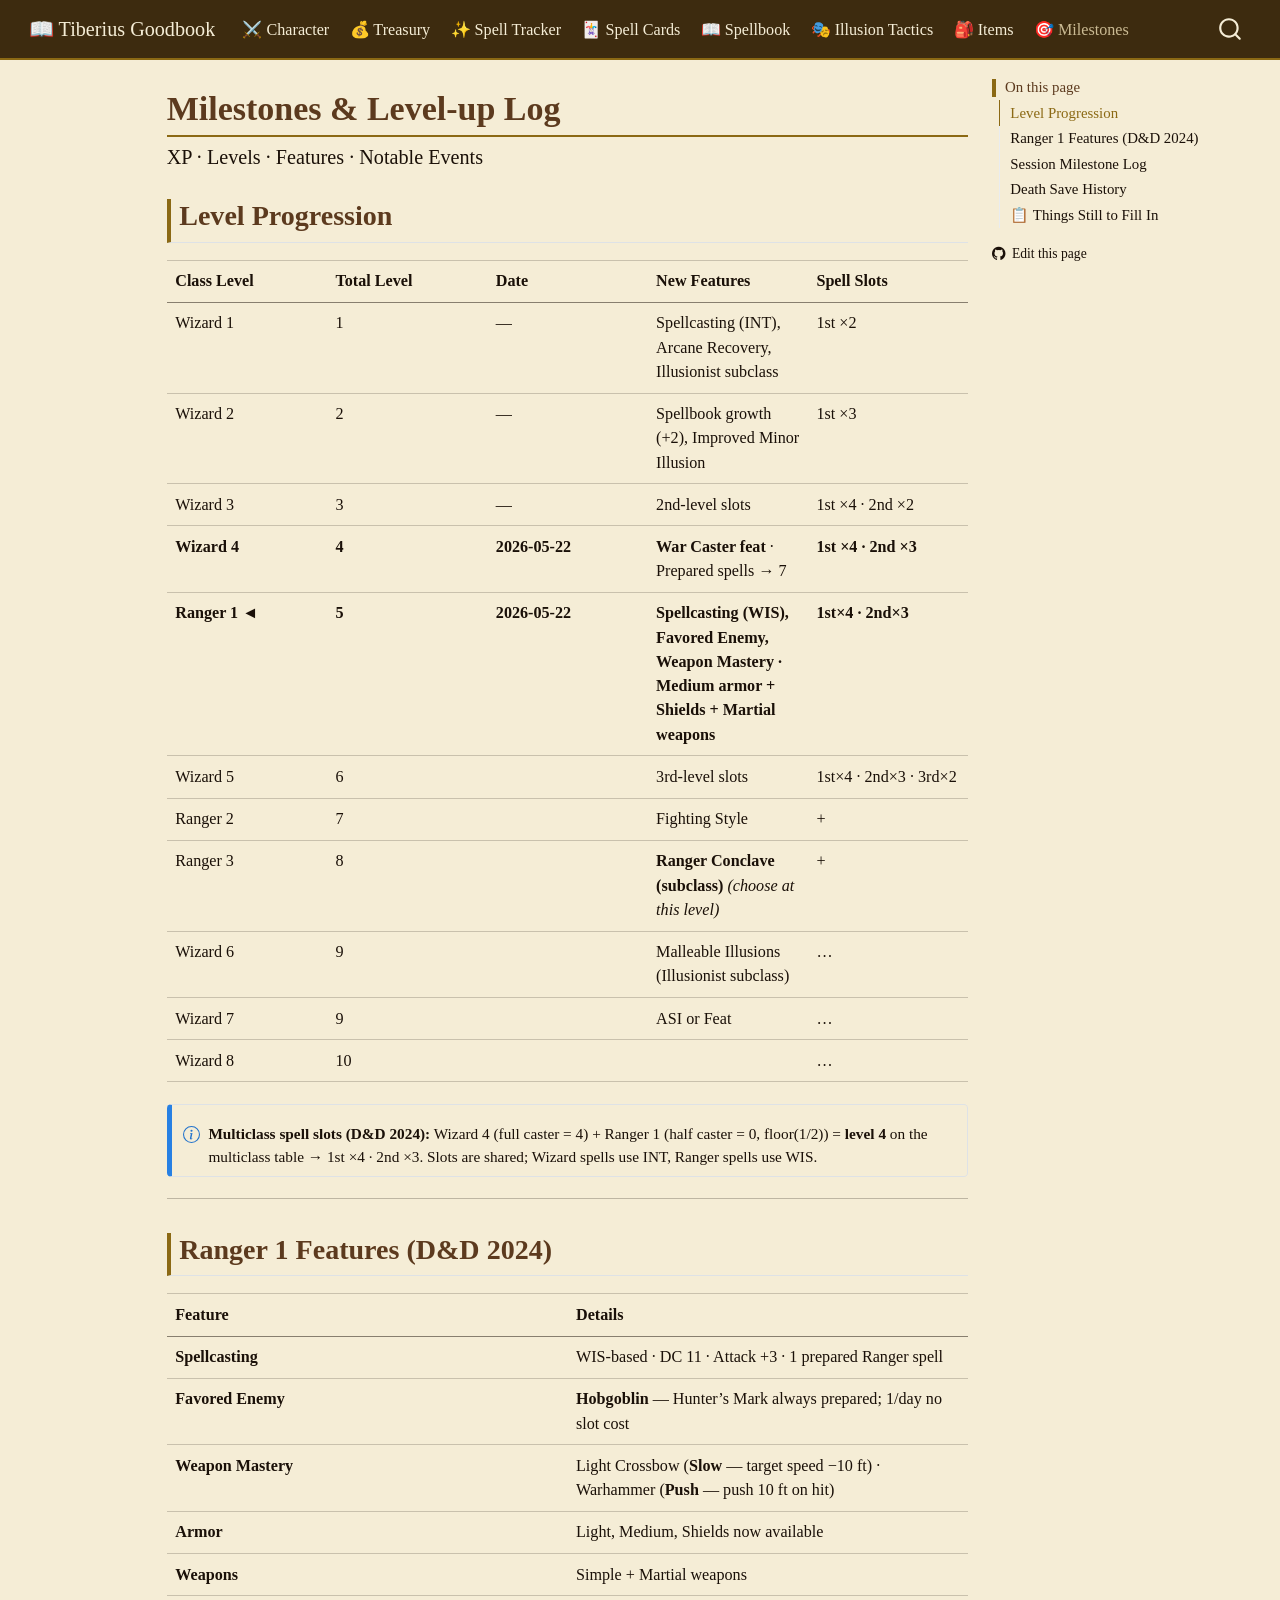
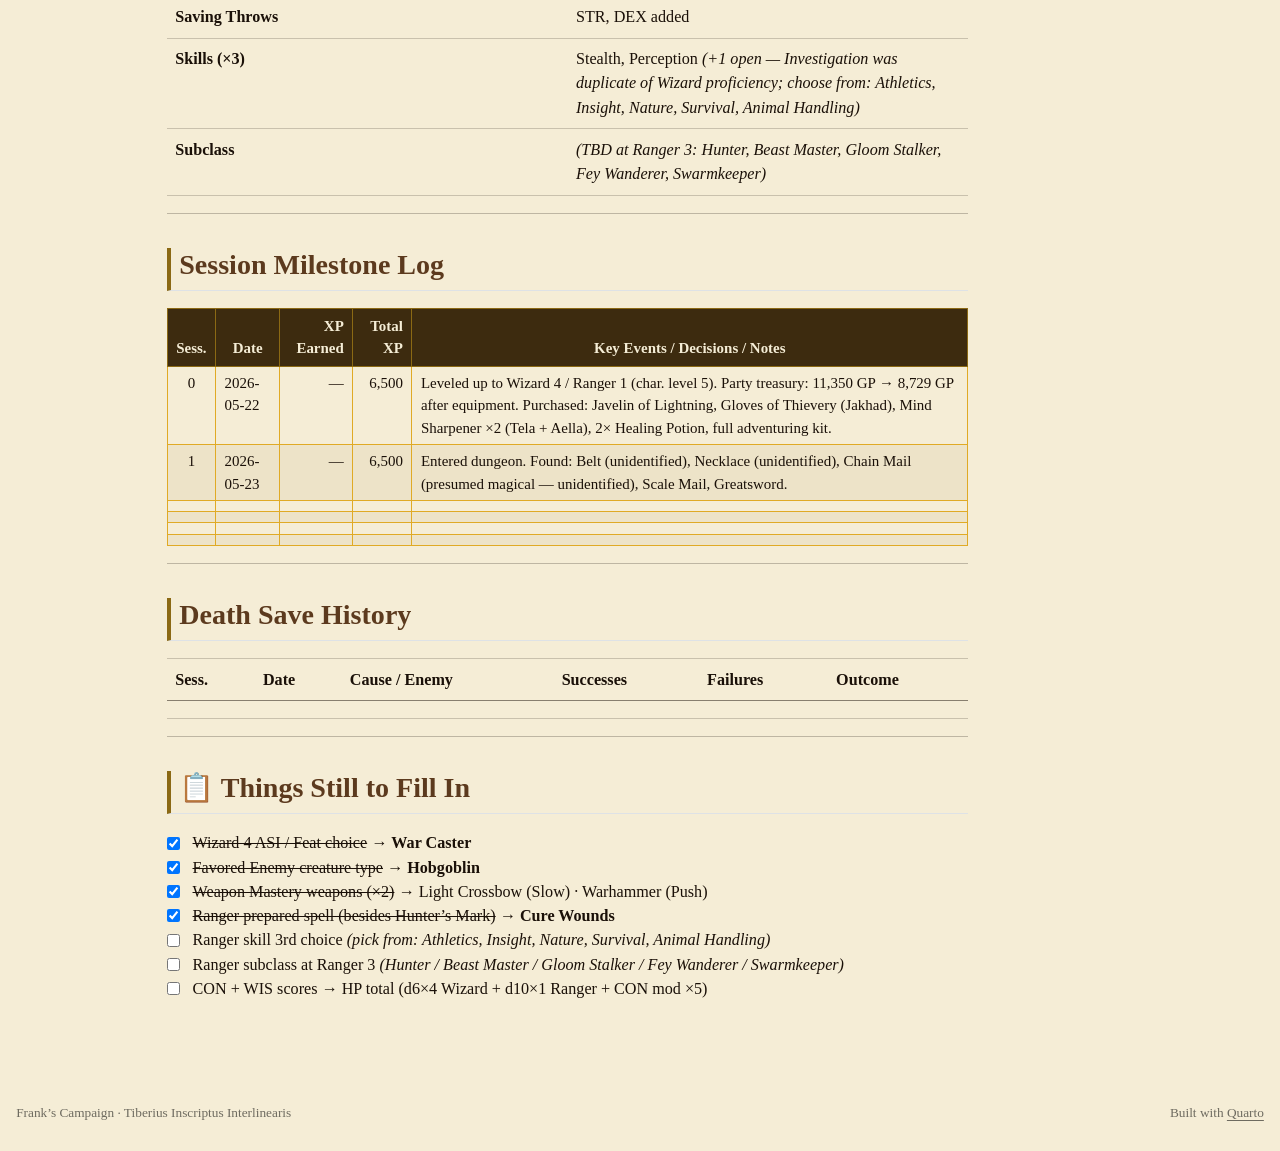
<file: docs/milestones.html>
<!DOCTYPE html>
<html xmlns="http://www.w3.org/1999/xhtml" lang="en" xml:lang="en"><head>

<meta charset="utf-8">
<meta name="generator" content="quarto-1.9.12">

<meta name="viewport" content="width=device-width, initial-scale=1.0, user-scalable=yes">


<title>Milestones &amp; Level-up Log – The Goodbook — Tiberius</title>
<style>
code{white-space: pre-wrap;}
span.smallcaps{font-variant: small-caps;}
div.columns{display: flex; gap: min(4vw, 1.5em);}
div.column{flex: auto; overflow-x: auto;}
div.hanging-indent{margin-left: 1.5em; text-indent: -1.5em;}
ul.task-list{list-style: none;}
ul.task-list li input[type="checkbox"] {
  width: 0.8em;
  margin: 0 0.8em 0.2em -1em; /* quarto-specific, see https://github.com/quarto-dev/quarto-cli/issues/4556 */ 
  vertical-align: middle;
}
</style>


<script src="site_libs/quarto-nav/quarto-nav.js"></script>
<script src="site_libs/quarto-nav/headroom.min.js"></script>
<script src="site_libs/clipboard/clipboard.min.js"></script>
<script src="site_libs/quarto-search/autocomplete.umd.js"></script>
<script src="site_libs/quarto-search/fuse.min.js"></script>
<script src="site_libs/quarto-search/quarto-search.js"></script>
<meta name="quarto:offset" content="./">
<link href="./assets/favicon.png" rel="icon" type="image/png">
<script src="site_libs/quarto-html/quarto.js" type="module"></script>
<script src="site_libs/quarto-html/tabsets/tabsets.js" type="module"></script>
<script src="site_libs/quarto-html/axe/axe-check.js" type="module"></script>
<script src="site_libs/quarto-html/popper.min.js"></script>
<script src="site_libs/quarto-html/tippy.umd.min.js"></script>
<script src="site_libs/quarto-html/anchor.min.js"></script>
<link href="site_libs/quarto-html/tippy.css" rel="stylesheet">
<link href="site_libs/quarto-html/quarto-syntax-highlighting-cdaacfc258cb6f151192107f105ac881.css" rel="stylesheet" id="quarto-text-highlighting-styles">
<script src="site_libs/bootstrap/bootstrap.min.js"></script>
<link href="site_libs/bootstrap/bootstrap-icons.css" rel="stylesheet">
<link href="site_libs/bootstrap/bootstrap-595ac2289d5b0f4f6ef764df2582cfe8.min.css" rel="stylesheet" append-hash="true" id="quarto-bootstrap" data-mode="light">
<script id="quarto-search-options" type="application/json">{
  "location": "navbar",
  "copy-button": false,
  "collapse-after": 3,
  "panel-placement": "end",
  "type": "overlay",
  "limit": 50,
  "keyboard-shortcut": [
    "f",
    "/",
    "s"
  ],
  "show-item-context": false,
  "language": {
    "search-no-results-text": "No results",
    "search-matching-documents-text": "matching documents",
    "search-copy-link-title": "Copy link to search",
    "search-hide-matches-text": "Hide additional matches",
    "search-more-match-text": "more match in this document",
    "search-more-matches-text": "more matches in this document",
    "search-clear-button-title": "Clear",
    "search-text-placeholder": "",
    "search-detached-cancel-button-title": "Cancel",
    "search-submit-button-title": "Submit",
    "search-label": "Search"
  }
}</script>
<style>html{ scroll-behavior: smooth; }</style>


</head>

<body class="nav-fixed quarto-light">

<div id="quarto-search-results"></div>
  <header id="quarto-header" class="headroom fixed-top">
    <nav class="navbar navbar-expand-lg " data-bs-theme="dark">
      <div class="navbar-container container-fluid">
      <div class="navbar-brand-container mx-auto">
    <a class="navbar-brand" href="./index.html">
    <span class="navbar-title">📖 Tiberius Goodbook</span>
    </a>
  </div>
            <div id="quarto-search" class="" title="Search"></div>
          <button class="navbar-toggler" type="button" data-bs-toggle="collapse" data-bs-target="#navbarCollapse" aria-controls="navbarCollapse" role="menu" aria-expanded="false" aria-label="Toggle navigation" onclick="if (window.quartoToggleHeadroom) { window.quartoToggleHeadroom(); }">
  <span class="navbar-toggler-icon"></span>
</button>
          <div class="collapse navbar-collapse" id="navbarCollapse">
            <ul class="navbar-nav navbar-nav-scroll me-auto">
  <li class="nav-item">
    <a class="nav-link" href="./index.html"> 
<span class="menu-text">⚔️ Character</span></a>
  </li>  
  <li class="nav-item">
    <a class="nav-link" href="./treasury.html"> 
<span class="menu-text">💰 Treasury</span></a>
  </li>  
  <li class="nav-item">
    <a class="nav-link" href="./spells.html"> 
<span class="menu-text">✨ Spell Tracker</span></a>
  </li>  
  <li class="nav-item">
    <a class="nav-link" href="./spellcards.html"> 
<span class="menu-text">🃏 Spell Cards</span></a>
  </li>  
  <li class="nav-item">
    <a class="nav-link" href="./spellbook.html"> 
<span class="menu-text">📖 Spellbook</span></a>
  </li>  
  <li class="nav-item">
    <a class="nav-link" href="./illusion-tactics.html"> 
<span class="menu-text">🎭 Illusion Tactics</span></a>
  </li>  
  <li class="nav-item">
    <a class="nav-link" href="./items.html"> 
<span class="menu-text">🎒 Items</span></a>
  </li>  
  <li class="nav-item">
    <a class="nav-link active" href="./milestones.html" aria-current="page"> 
<span class="menu-text">🎯 Milestones</span></a>
  </li>  
</ul>
          </div> <!-- /navcollapse -->
            <div class="quarto-navbar-tools">
</div>
      </div> <!-- /container-fluid -->
    </nav>
</header>
<!-- content -->
<div id="quarto-content" class="quarto-container page-columns page-rows-contents page-layout-article page-navbar">
<!-- sidebar -->
<!-- margin-sidebar -->
    <div id="quarto-margin-sidebar" class="sidebar margin-sidebar">
        <nav id="TOC" role="doc-toc" class="toc-active">
    <h2 id="toc-title">On this page</h2>
   
  <ul>
  <li><a href="#level-progression" id="toc-level-progression" class="nav-link active" data-scroll-target="#level-progression">Level Progression</a></li>
  <li><a href="#ranger-1-features-dd-2024" id="toc-ranger-1-features-dd-2024" class="nav-link" data-scroll-target="#ranger-1-features-dd-2024">Ranger 1 Features (D&amp;D 2024)</a></li>
  <li><a href="#session-milestone-log" id="toc-session-milestone-log" class="nav-link" data-scroll-target="#session-milestone-log">Session Milestone Log</a></li>
  <li><a href="#death-save-history" id="toc-death-save-history" class="nav-link" data-scroll-target="#death-save-history">Death Save History</a></li>
  <li><a href="#things-still-to-fill-in" id="toc-things-still-to-fill-in" class="nav-link" data-scroll-target="#things-still-to-fill-in">📋 Things Still to Fill In</a></li>
  </ul>
<div class="toc-actions"><ul><li><a href="https://github.com/chris-tonomy/Tiberius---Online-Campaign-Frank/edit/main/milestones.qmd" class="toc-action"><i class="bi bi-github"></i>Edit this page</a></li></ul></div></nav>
    </div>
<!-- main -->
<main class="content" id="quarto-document-content">

<header id="title-block-header" class="quarto-title-block default">
<div class="quarto-title">
<h1 class="title">Milestones &amp; Level-up Log</h1>
<p class="subtitle lead">XP · Levels · Features · Notable Events</p>
</div>



<div class="quarto-title-meta">

    
  
    
  </div>
  


</header>


<section id="level-progression" class="level2">
<h2 class="anchored" data-anchor-id="level-progression">Level Progression</h2>
<table class="caption-top table">
<colgroup>
<col style="width: 20%">
<col style="width: 20%">
<col style="width: 20%">
<col style="width: 20%">
<col style="width: 20%">
</colgroup>
<thead>
<tr class="header">
<th>Class Level</th>
<th>Total Level</th>
<th>Date</th>
<th>New Features</th>
<th>Spell Slots</th>
</tr>
</thead>
<tbody>
<tr class="odd">
<td>Wizard 1</td>
<td>1</td>
<td>—</td>
<td>Spellcasting (INT), Arcane Recovery, Illusionist subclass</td>
<td>1st ×2</td>
</tr>
<tr class="even">
<td>Wizard 2</td>
<td>2</td>
<td>—</td>
<td>Spellbook growth (+2), Improved Minor Illusion</td>
<td>1st ×3</td>
</tr>
<tr class="odd">
<td>Wizard 3</td>
<td>3</td>
<td>—</td>
<td>2nd-level slots</td>
<td>1st ×4 · 2nd ×2</td>
</tr>
<tr class="even">
<td><strong>Wizard 4</strong></td>
<td><strong>4</strong></td>
<td><strong>2026-05-22</strong></td>
<td><strong>War Caster feat</strong> · Prepared spells → 7</td>
<td><strong>1st ×4 · 2nd ×3</strong></td>
</tr>
<tr class="odd">
<td><strong>Ranger 1</strong> ◄</td>
<td><strong>5</strong></td>
<td><strong>2026-05-22</strong></td>
<td><strong>Spellcasting (WIS), Favored Enemy, Weapon Mastery · Medium armor + Shields + Martial weapons</strong></td>
<td><strong>1st×4 · 2nd×3</strong></td>
</tr>
<tr class="even">
<td>Wizard 5</td>
<td>6</td>
<td></td>
<td>3rd-level slots</td>
<td>1st×4 · 2nd×3 · 3rd×2</td>
</tr>
<tr class="odd">
<td>Ranger 2</td>
<td>7</td>
<td></td>
<td>Fighting Style</td>
<td>+</td>
</tr>
<tr class="even">
<td>Ranger 3</td>
<td>8</td>
<td></td>
<td><strong>Ranger Conclave (subclass)</strong> <em>(choose at this level)</em></td>
<td>+</td>
</tr>
<tr class="odd">
<td>Wizard 6</td>
<td>9</td>
<td></td>
<td>Malleable Illusions (Illusionist subclass)</td>
<td>…</td>
</tr>
<tr class="even">
<td>Wizard 7</td>
<td>9</td>
<td></td>
<td>ASI or Feat</td>
<td>…</td>
</tr>
<tr class="odd">
<td>Wizard 8</td>
<td>10</td>
<td></td>
<td></td>
<td>…</td>
</tr>
</tbody>
</table>
<div class="callout callout-style-simple callout-note">
<div class="callout-body d-flex">
<div class="callout-icon-container">
<i class="callout-icon"></i>
</div>
<div class="callout-body-container">
<p><strong>Multiclass spell slots (D&amp;D 2024):</strong> Wizard 4 (full caster = 4) + Ranger 1 (half caster = 0, floor(1/2)) = <strong>level 4</strong> on the multiclass table → 1st ×4 · 2nd ×3. Slots are shared; Wizard spells use INT, Ranger spells use WIS.</p>
</div>
</div>
</div>
<hr>
</section>
<section id="ranger-1-features-dd-2024" class="level2">
<h2 class="anchored" data-anchor-id="ranger-1-features-dd-2024">Ranger 1 Features (D&amp;D 2024)</h2>
<table class="caption-top table">
<colgroup>
<col style="width: 50%">
<col style="width: 50%">
</colgroup>
<thead>
<tr class="header">
<th>Feature</th>
<th>Details</th>
</tr>
</thead>
<tbody>
<tr class="odd">
<td><strong>Spellcasting</strong></td>
<td>WIS-based · DC 11 · Attack +3 · 1 prepared Ranger spell</td>
</tr>
<tr class="even">
<td><strong>Favored Enemy</strong></td>
<td><strong>Hobgoblin</strong> — Hunter’s Mark always prepared; 1/day no slot cost</td>
</tr>
<tr class="odd">
<td><strong>Weapon Mastery</strong></td>
<td>Light Crossbow (<strong>Slow</strong> — target speed −10 ft) · Warhammer (<strong>Push</strong> — push 10 ft on hit)</td>
</tr>
<tr class="even">
<td><strong>Armor</strong></td>
<td>Light, Medium, Shields now available</td>
</tr>
<tr class="odd">
<td><strong>Weapons</strong></td>
<td>Simple + Martial weapons</td>
</tr>
<tr class="even">
<td><strong>Saving Throws</strong></td>
<td>STR, DEX added</td>
</tr>
<tr class="odd">
<td><strong>Skills (×3)</strong></td>
<td>Stealth, Perception <em>(+1 open — Investigation was duplicate of Wizard proficiency; choose from: Athletics, Insight, Nature, Survival, Animal Handling)</em></td>
</tr>
<tr class="even">
<td><strong>Subclass</strong></td>
<td><em>(TBD at Ranger 3: Hunter, Beast Master, Gloom Stalker, Fey Wanderer, Swarmkeeper)</em></td>
</tr>
</tbody>
</table>
<hr>
</section>
<section id="session-milestone-log" class="level2">
<h2 class="anchored" data-anchor-id="session-milestone-log">Session Milestone Log</h2>
<table class="ledger caption-top table">
<thead>
<tr class="header">
<th style="text-align: center;" data-quarto-table-cell-role="th">Sess.</th>
<th data-quarto-table-cell-role="th">Date</th>
<th style="text-align: right;" data-quarto-table-cell-role="th">XP Earned</th>
<th style="text-align: right;" data-quarto-table-cell-role="th">Total XP</th>
<th data-quarto-table-cell-role="th">Key Events / Decisions / Notes</th>
</tr>
</thead>
<tbody>
<tr class="odd">
<td style="text-align: center;">0</td>
<td>2026-05-22</td>
<td style="text-align: right;">—</td>
<td style="text-align: right;">6,500</td>
<td>Leveled up to Wizard 4 / Ranger 1 (char. level 5). Party treasury: 11,350 GP → 8,729 GP after equipment. Purchased: Javelin of Lightning, Gloves of Thievery (Jakhad), Mind Sharpener ×2 (Tela + Aella), 2× Healing Potion, full adventuring kit.</td>
</tr>
<tr class="even">
<td style="text-align: center;">1</td>
<td>2026-05-23</td>
<td style="text-align: right;">—</td>
<td style="text-align: right;">6,500</td>
<td>Entered dungeon. Found: Belt (unidentified), Necklace (unidentified), Chain Mail (presumed magical — unidentified), Scale Mail, Greatsword.</td>
</tr>
<tr class="odd">
<td style="text-align: center;"></td>
<td></td>
<td style="text-align: right;"></td>
<td style="text-align: right;"></td>
<td></td>
</tr>
<tr class="even">
<td style="text-align: center;"></td>
<td></td>
<td style="text-align: right;"></td>
<td style="text-align: right;"></td>
<td></td>
</tr>
<tr class="odd">
<td style="text-align: center;"></td>
<td></td>
<td style="text-align: right;"></td>
<td style="text-align: right;"></td>
<td></td>
</tr>
<tr class="even">
<td style="text-align: center;"></td>
<td></td>
<td style="text-align: right;"></td>
<td style="text-align: right;"></td>
<td></td>
</tr>
</tbody>
</table>
<hr>
</section>
<section id="death-save-history" class="level2">
<h2 class="anchored" data-anchor-id="death-save-history">Death Save History</h2>
<table class="caption-top table">
<thead>
<tr class="header">
<th>Sess.</th>
<th>Date</th>
<th>Cause / Enemy</th>
<th>Successes</th>
<th>Failures</th>
<th>Outcome</th>
</tr>
</thead>
<tbody>
<tr class="odd">
<td></td>
<td></td>
<td></td>
<td></td>
<td></td>
<td></td>
</tr>
</tbody>
</table>
<hr>
</section>
<section id="things-still-to-fill-in" class="level2">
<h2 class="anchored" data-anchor-id="things-still-to-fill-in">📋 Things Still to Fill In</h2>
<ul class="task-list">
<li><label><input type="checkbox" checked=""><del>Wizard 4 ASI / Feat choice</del> → <strong>War Caster</strong></label></li>
<li><label><input type="checkbox" checked=""><del>Favored Enemy creature type</del> → <strong>Hobgoblin</strong></label></li>
<li><label><input type="checkbox" checked=""><del>Weapon Mastery weapons (×2)</del> → Light Crossbow (Slow) · Warhammer (Push)</label></li>
<li><label><input type="checkbox" checked=""><del>Ranger prepared spell (besides Hunter’s Mark)</del> → <strong>Cure Wounds</strong></label></li>
<li><label><input type="checkbox">Ranger skill 3rd choice <em>(pick from: Athletics, Insight, Nature, Survival, Animal Handling)</em></label></li>
<li><label><input type="checkbox">Ranger subclass at Ranger 3 <em>(Hunter / Beast Master / Gloom Stalker / Fey Wanderer / Swarmkeeper)</em></label></li>
<li><label><input type="checkbox">CON + WIS scores → HP total (d6×4 Wizard + d10×1 Ranger + CON mod ×5)</label></li>
</ul>


</section>

</main> <!-- /main -->
<script id="quarto-html-after-body" type="application/javascript">
  window.document.addEventListener("DOMContentLoaded", function (event) {
    const icon = "";
    const anchorJS = new window.AnchorJS();
    anchorJS.options = {
      placement: 'right',
      icon: icon
    };
    anchorJS.add('.anchored');
    const isCodeAnnotation = (el) => {
      for (const clz of el.classList) {
        if (clz.startsWith('code-annotation-')) {                     
          return true;
        }
      }
      return false;
    }
    const onCopySuccess = function(e) {
      // button target
      const button = e.trigger;
      // don't keep focus
      button.blur();
      // flash "checked"
      button.classList.add('code-copy-button-checked');
      var currentTitle = button.getAttribute("title");
      button.setAttribute("title", "Copied!");
      let tooltip;
      if (window.bootstrap) {
        button.setAttribute("data-bs-toggle", "tooltip");
        button.setAttribute("data-bs-placement", "left");
        button.setAttribute("data-bs-title", "Copied!");
        tooltip = new bootstrap.Tooltip(button, 
          { trigger: "manual", 
            customClass: "code-copy-button-tooltip",
            offset: [0, -8]});
        tooltip.show();    
      }
      setTimeout(function() {
        if (tooltip) {
          tooltip.hide();
          button.removeAttribute("data-bs-title");
          button.removeAttribute("data-bs-toggle");
          button.removeAttribute("data-bs-placement");
        }
        button.setAttribute("title", currentTitle);
        button.classList.remove('code-copy-button-checked');
      }, 1000);
      // clear code selection
      e.clearSelection();
    }
    const getTextToCopy = function(trigger) {
      const outerScaffold = trigger.parentElement.cloneNode(true);
      const codeEl = outerScaffold.querySelector('code');
      for (const childEl of codeEl.children) {
        if (isCodeAnnotation(childEl)) {
          childEl.remove();
        }
      }
      return codeEl.innerText;
    }
    const clipboard = new window.ClipboardJS('.code-copy-button:not([data-in-quarto-modal])', {
      text: getTextToCopy
    });
    clipboard.on('success', onCopySuccess);
    if (window.document.getElementById('quarto-embedded-source-code-modal')) {
      const clipboardModal = new window.ClipboardJS('.code-copy-button[data-in-quarto-modal]', {
        text: getTextToCopy,
        container: window.document.getElementById('quarto-embedded-source-code-modal')
      });
      clipboardModal.on('success', onCopySuccess);
    }
      var localhostRegex = new RegExp(/^(?:http|https):\/\/localhost\:?[0-9]*\//);
      var mailtoRegex = new RegExp(/^mailto:/);
        var filterRegex = new RegExp('/' + window.location.host + '/');
      var isInternal = (href) => {
          return filterRegex.test(href) || localhostRegex.test(href) || mailtoRegex.test(href);
      }
      // Inspect non-navigation links and adorn them if external
     var links = window.document.querySelectorAll('a[href]:not(.nav-link):not(.navbar-brand):not(.toc-action):not(.sidebar-link):not(.sidebar-item-toggle):not(.pagination-link):not(.no-external):not([aria-hidden]):not(.dropdown-item):not(.quarto-navigation-tool):not(.about-link)');
      for (var i=0; i<links.length; i++) {
        const link = links[i];
        if (!isInternal(link.href)) {
          // undo the damage that might have been done by quarto-nav.js in the case of
          // links that we want to consider external
          if (link.dataset.originalHref !== undefined) {
            link.href = link.dataset.originalHref;
          }
        }
      }
    function tippyHover(el, contentFn, onTriggerFn, onUntriggerFn) {
      const config = {
        allowHTML: true,
        maxWidth: 500,
        delay: 100,
        arrow: false,
        appendTo: function(el) {
            return el.parentElement;
        },
        interactive: true,
        interactiveBorder: 10,
        theme: 'quarto',
        placement: 'bottom-start',
      };
      if (contentFn) {
        config.content = contentFn;
      }
      if (onTriggerFn) {
        config.onTrigger = onTriggerFn;
      }
      if (onUntriggerFn) {
        config.onUntrigger = onUntriggerFn;
      }
      window.tippy(el, config); 
    }
    const noterefs = window.document.querySelectorAll('a[role="doc-noteref"]');
    for (var i=0; i<noterefs.length; i++) {
      const ref = noterefs[i];
      tippyHover(ref, function() {
        // use id or data attribute instead here
        let href = ref.getAttribute('data-footnote-href') || ref.getAttribute('href');
        try { href = new URL(href).hash; } catch {}
        const id = href.replace(/^#\/?/, "");
        const note = window.document.getElementById(id);
        if (note) {
          return note.innerHTML;
        } else {
          return "";
        }
      });
    }
    const xrefs = window.document.querySelectorAll('a.quarto-xref');
    const processXRef = (id, note) => {
      // Strip column container classes
      const stripColumnClz = (el) => {
        el.classList.remove("page-full", "page-columns");
        if (el.children) {
          for (const child of el.children) {
            stripColumnClz(child);
          }
        }
      }
      stripColumnClz(note)
      if (id === null || id.startsWith('sec-')) {
        // Special case sections, only their first couple elements
        const container = document.createElement("div");
        if (note.children && note.children.length > 2) {
          container.appendChild(note.children[0].cloneNode(true));
          for (let i = 1; i < note.children.length; i++) {
            const child = note.children[i];
            if (child.tagName === "P" && child.innerText === "") {
              continue;
            } else {
              container.appendChild(child.cloneNode(true));
              break;
            }
          }
          if (window.Quarto?.typesetMath) {
            window.Quarto.typesetMath(container);
          }
          return container.innerHTML
        } else {
          if (window.Quarto?.typesetMath) {
            window.Quarto.typesetMath(note);
          }
          return note.innerHTML;
        }
      } else {
        // Remove any anchor links if they are present
        const anchorLink = note.querySelector('a.anchorjs-link');
        if (anchorLink) {
          anchorLink.remove();
        }
        if (window.Quarto?.typesetMath) {
          window.Quarto.typesetMath(note);
        }
        if (note.classList.contains("callout")) {
          return note.outerHTML;
        } else {
          return note.innerHTML;
        }
      }
    }
    for (var i=0; i<xrefs.length; i++) {
      const xref = xrefs[i];
      tippyHover(xref, undefined, function(instance) {
        instance.disable();
        let url = xref.getAttribute('href');
        let hash = undefined; 
        if (url.startsWith('#')) {
          hash = url;
        } else {
          try { hash = new URL(url).hash; } catch {}
        }
        if (hash) {
          const id = hash.replace(/^#\/?/, "");
          const note = window.document.getElementById(id);
          if (note !== null) {
            try {
              const html = processXRef(id, note.cloneNode(true));
              instance.setContent(html);
            } finally {
              instance.enable();
              instance.show();
            }
          } else {
            // See if we can fetch this
            fetch(url.split('#')[0])
            .then(res => res.text())
            .then(html => {
              const parser = new DOMParser();
              const htmlDoc = parser.parseFromString(html, "text/html");
              const note = htmlDoc.getElementById(id);
              if (note !== null) {
                const html = processXRef(id, note);
                instance.setContent(html);
              } 
            }).finally(() => {
              instance.enable();
              instance.show();
            });
          }
        } else {
          // See if we can fetch a full url (with no hash to target)
          // This is a special case and we should probably do some content thinning / targeting
          fetch(url)
          .then(res => res.text())
          .then(html => {
            const parser = new DOMParser();
            const htmlDoc = parser.parseFromString(html, "text/html");
            const note = htmlDoc.querySelector('main.content');
            if (note !== null) {
              // This should only happen for chapter cross references
              // (since there is no id in the URL)
              // remove the first header
              if (note.children.length > 0 && note.children[0].tagName === "HEADER") {
                note.children[0].remove();
              }
              const html = processXRef(null, note);
              instance.setContent(html);
            } 
          }).finally(() => {
            instance.enable();
            instance.show();
          });
        }
      }, function(instance) {
      });
    }
        let selectedAnnoteEl;
        const selectorForAnnotation = ( cell, annotation) => {
          let cellAttr = 'data-code-cell="' + cell + '"';
          let lineAttr = 'data-code-annotation="' +  annotation + '"';
          const selector = 'span[' + cellAttr + '][' + lineAttr + ']';
          return selector;
        }
        const selectCodeLines = (annoteEl) => {
          const doc = window.document;
          const targetCell = annoteEl.getAttribute("data-target-cell");
          const targetAnnotation = annoteEl.getAttribute("data-target-annotation");
          const annoteSpan = window.document.querySelector(selectorForAnnotation(targetCell, targetAnnotation));
          const lines = annoteSpan.getAttribute("data-code-lines").split(",");
          const lineIds = lines.map((line) => {
            return targetCell + "-" + line;
          })
          let top = null;
          let height = null;
          let parent = null;
          if (lineIds.length > 0) {
              //compute the position of the single el (top and bottom and make a div)
              const el = window.document.getElementById(lineIds[0]);
              top = el.offsetTop;
              height = el.offsetHeight;
              parent = el.parentElement.parentElement;
            if (lineIds.length > 1) {
              const lastEl = window.document.getElementById(lineIds[lineIds.length - 1]);
              const bottom = lastEl.offsetTop + lastEl.offsetHeight;
              height = bottom - top;
            }
            if (top !== null && height !== null && parent !== null) {
              // cook up a div (if necessary) and position it 
              let div = window.document.getElementById("code-annotation-line-highlight");
              if (div === null) {
                div = window.document.createElement("div");
                div.setAttribute("id", "code-annotation-line-highlight");
                div.style.position = 'absolute';
                parent.appendChild(div);
              }
              div.style.top = top - 2 + "px";
              div.style.height = height + 4 + "px";
              div.style.left = 0;
              let gutterDiv = window.document.getElementById("code-annotation-line-highlight-gutter");
              if (gutterDiv === null) {
                gutterDiv = window.document.createElement("div");
                gutterDiv.setAttribute("id", "code-annotation-line-highlight-gutter");
                gutterDiv.style.position = 'absolute';
                const codeCell = window.document.getElementById(targetCell);
                const gutter = codeCell.querySelector('.code-annotation-gutter');
                gutter.appendChild(gutterDiv);
              }
              gutterDiv.style.top = top - 2 + "px";
              gutterDiv.style.height = height + 4 + "px";
            }
            selectedAnnoteEl = annoteEl;
          }
        };
        const unselectCodeLines = () => {
          const elementsIds = ["code-annotation-line-highlight", "code-annotation-line-highlight-gutter"];
          elementsIds.forEach((elId) => {
            const div = window.document.getElementById(elId);
            if (div) {
              div.remove();
            }
          });
          selectedAnnoteEl = undefined;
        };
          // Handle positioning of the toggle
      window.addEventListener(
        "resize",
        throttle(() => {
          elRect = undefined;
          if (selectedAnnoteEl) {
            selectCodeLines(selectedAnnoteEl);
          }
        }, 10)
      );
      function throttle(fn, ms) {
      let throttle = false;
      let timer;
        return (...args) => {
          if(!throttle) { // first call gets through
              fn.apply(this, args);
              throttle = true;
          } else { // all the others get throttled
              if(timer) clearTimeout(timer); // cancel #2
              timer = setTimeout(() => {
                fn.apply(this, args);
                timer = throttle = false;
              }, ms);
          }
        };
      }
        // Attach click handler to the DT
        const annoteDls = window.document.querySelectorAll('dt[data-target-cell]');
        for (const annoteDlNode of annoteDls) {
          annoteDlNode.addEventListener('click', (event) => {
            const clickedEl = event.target;
            if (clickedEl !== selectedAnnoteEl) {
              unselectCodeLines();
              const activeEl = window.document.querySelector('dt[data-target-cell].code-annotation-active');
              if (activeEl) {
                activeEl.classList.remove('code-annotation-active');
              }
              selectCodeLines(clickedEl);
              clickedEl.classList.add('code-annotation-active');
            } else {
              // Unselect the line
              unselectCodeLines();
              clickedEl.classList.remove('code-annotation-active');
            }
          });
        }
    const findCites = (el) => {
      const parentEl = el.parentElement;
      if (parentEl) {
        const cites = parentEl.dataset.cites;
        if (cites) {
          return {
            el,
            cites: cites.split(' ')
          };
        } else {
          return findCites(el.parentElement)
        }
      } else {
        return undefined;
      }
    };
    var bibliorefs = window.document.querySelectorAll('a[role="doc-biblioref"]');
    for (var i=0; i<bibliorefs.length; i++) {
      const ref = bibliorefs[i];
      const citeInfo = findCites(ref);
      if (citeInfo) {
        tippyHover(citeInfo.el, function() {
          var popup = window.document.createElement('div');
          citeInfo.cites.forEach(function(cite) {
            var citeDiv = window.document.createElement('div');
            citeDiv.classList.add('hanging-indent');
            citeDiv.classList.add('csl-entry');
            var biblioDiv = window.document.getElementById('ref-' + cite);
            if (biblioDiv) {
              citeDiv.innerHTML = biblioDiv.innerHTML;
            }
            popup.appendChild(citeDiv);
          });
          return popup.innerHTML;
        });
      }
    }
  });
  </script>
</div> <!-- /content -->
<footer class="footer">
  <div class="nav-footer">
    <div class="nav-footer-left">
<p>Frank’s Campaign · Tiberius Inscriptus Interlinearis</p>
</div>   
    <div class="nav-footer-center">
      &nbsp;
    <div class="toc-actions d-sm-block d-md-none"><ul><li><a href="https://github.com/chris-tonomy/Tiberius---Online-Campaign-Frank/edit/main/milestones.qmd" class="toc-action"><i class="bi bi-github"></i>Edit this page</a></li></ul></div></div>
    <div class="nav-footer-right">
<p>Built with <a href="https://quarto.org">Quarto</a></p>
</div>
  </div>
</footer>




<script src="site_libs/quarto-html/zenscroll-min.js"></script>
</body></html>
</file>
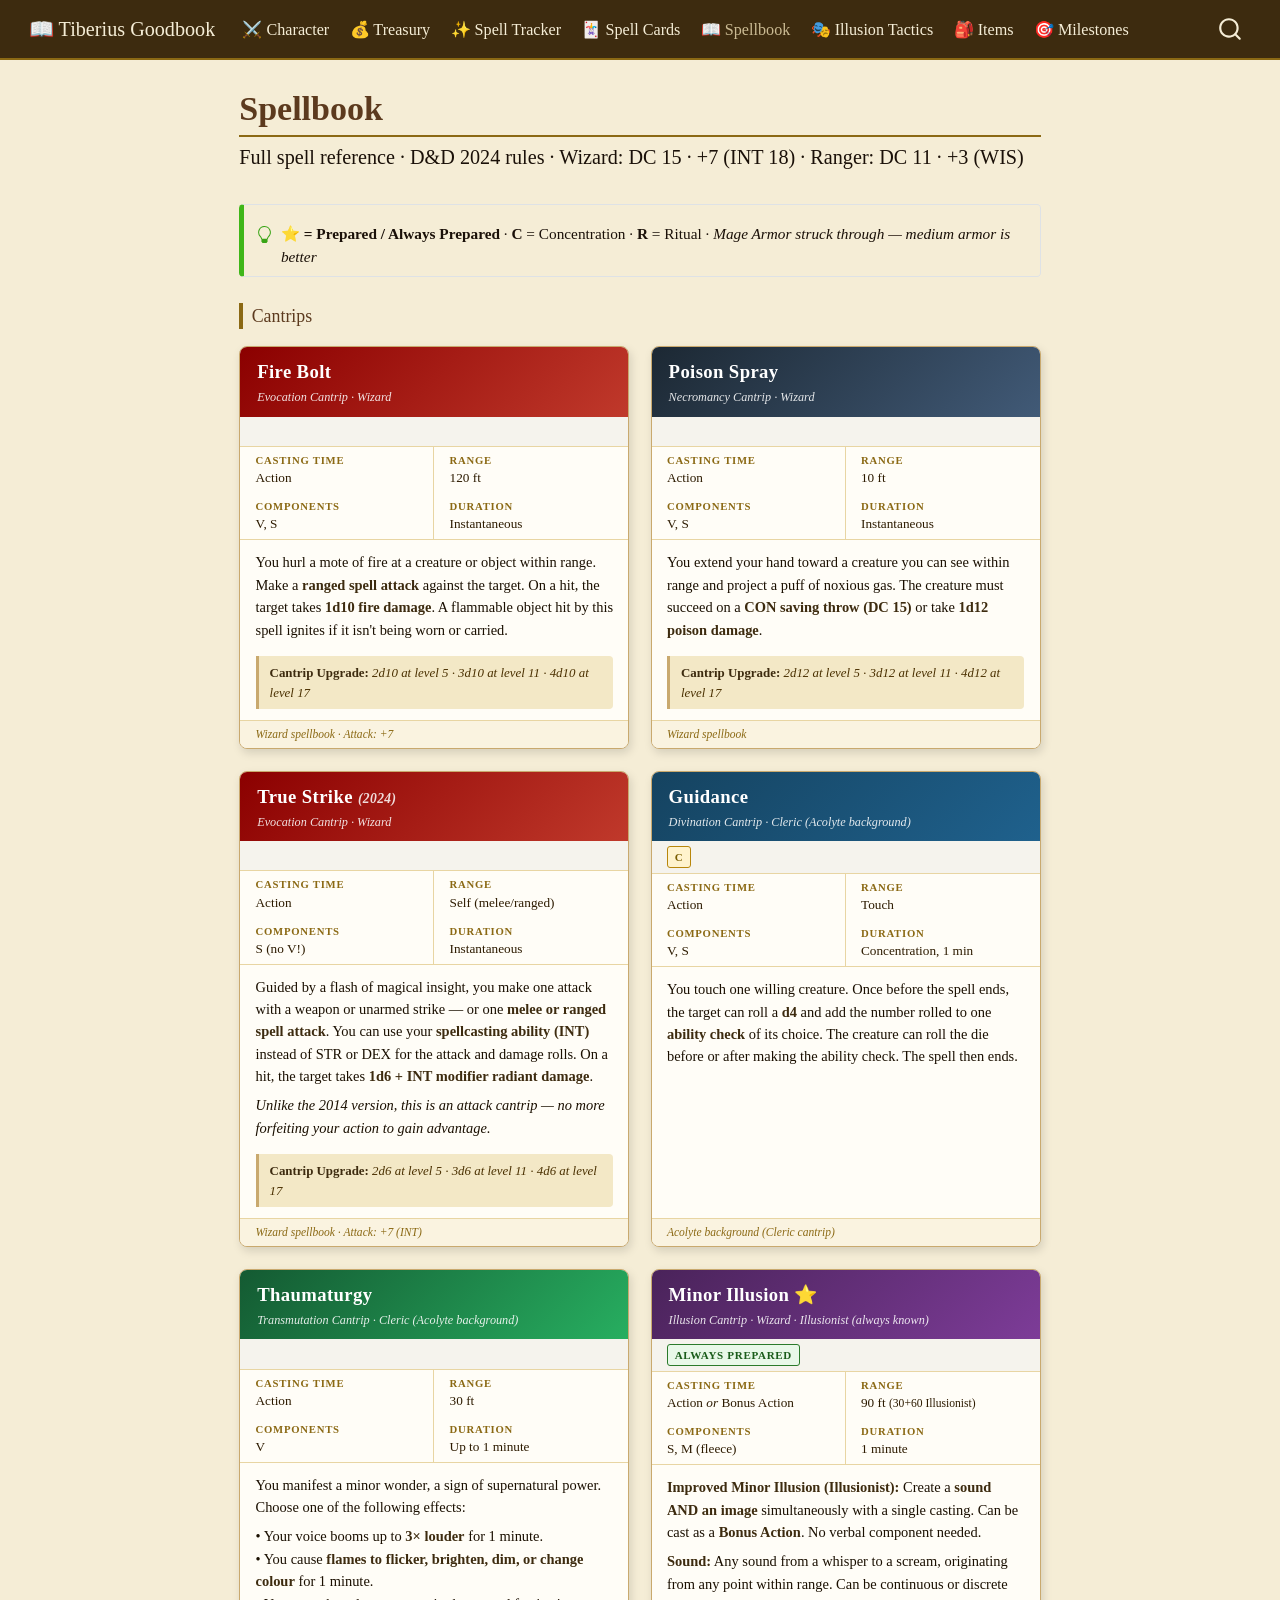
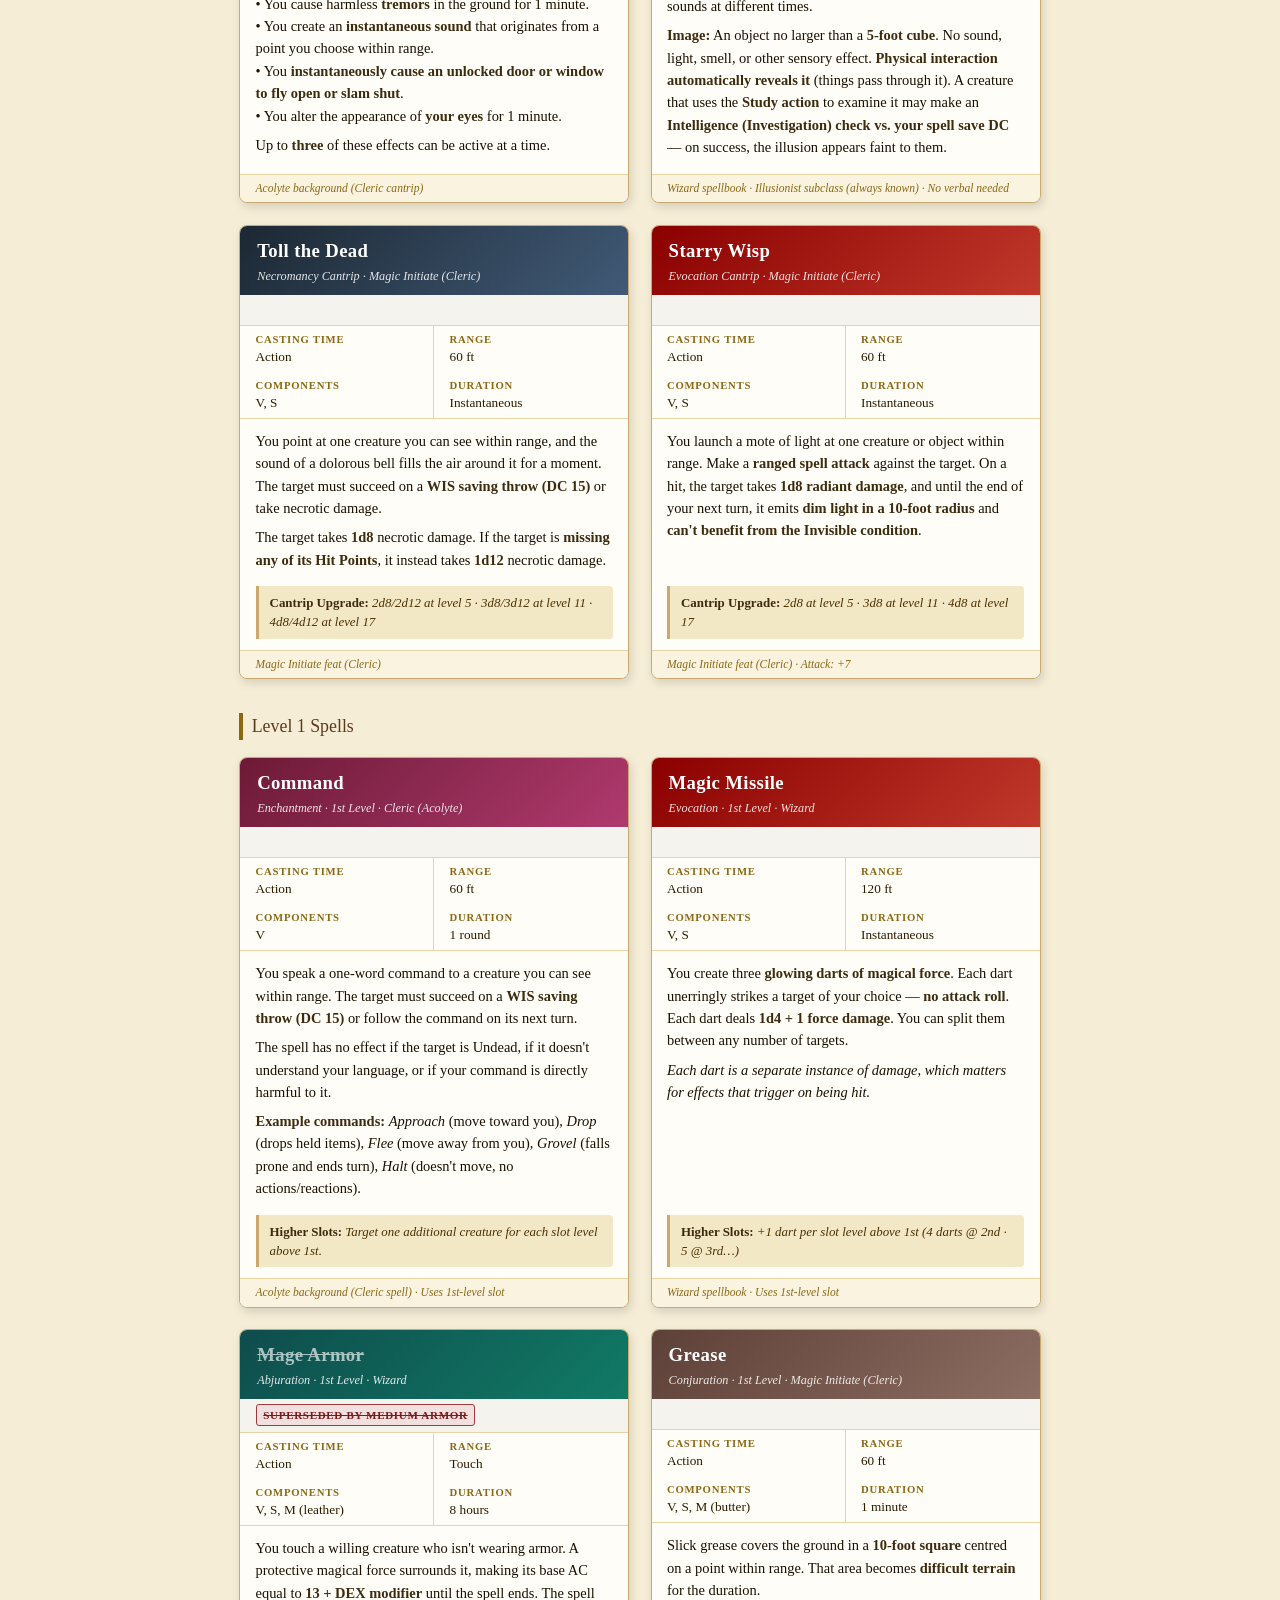
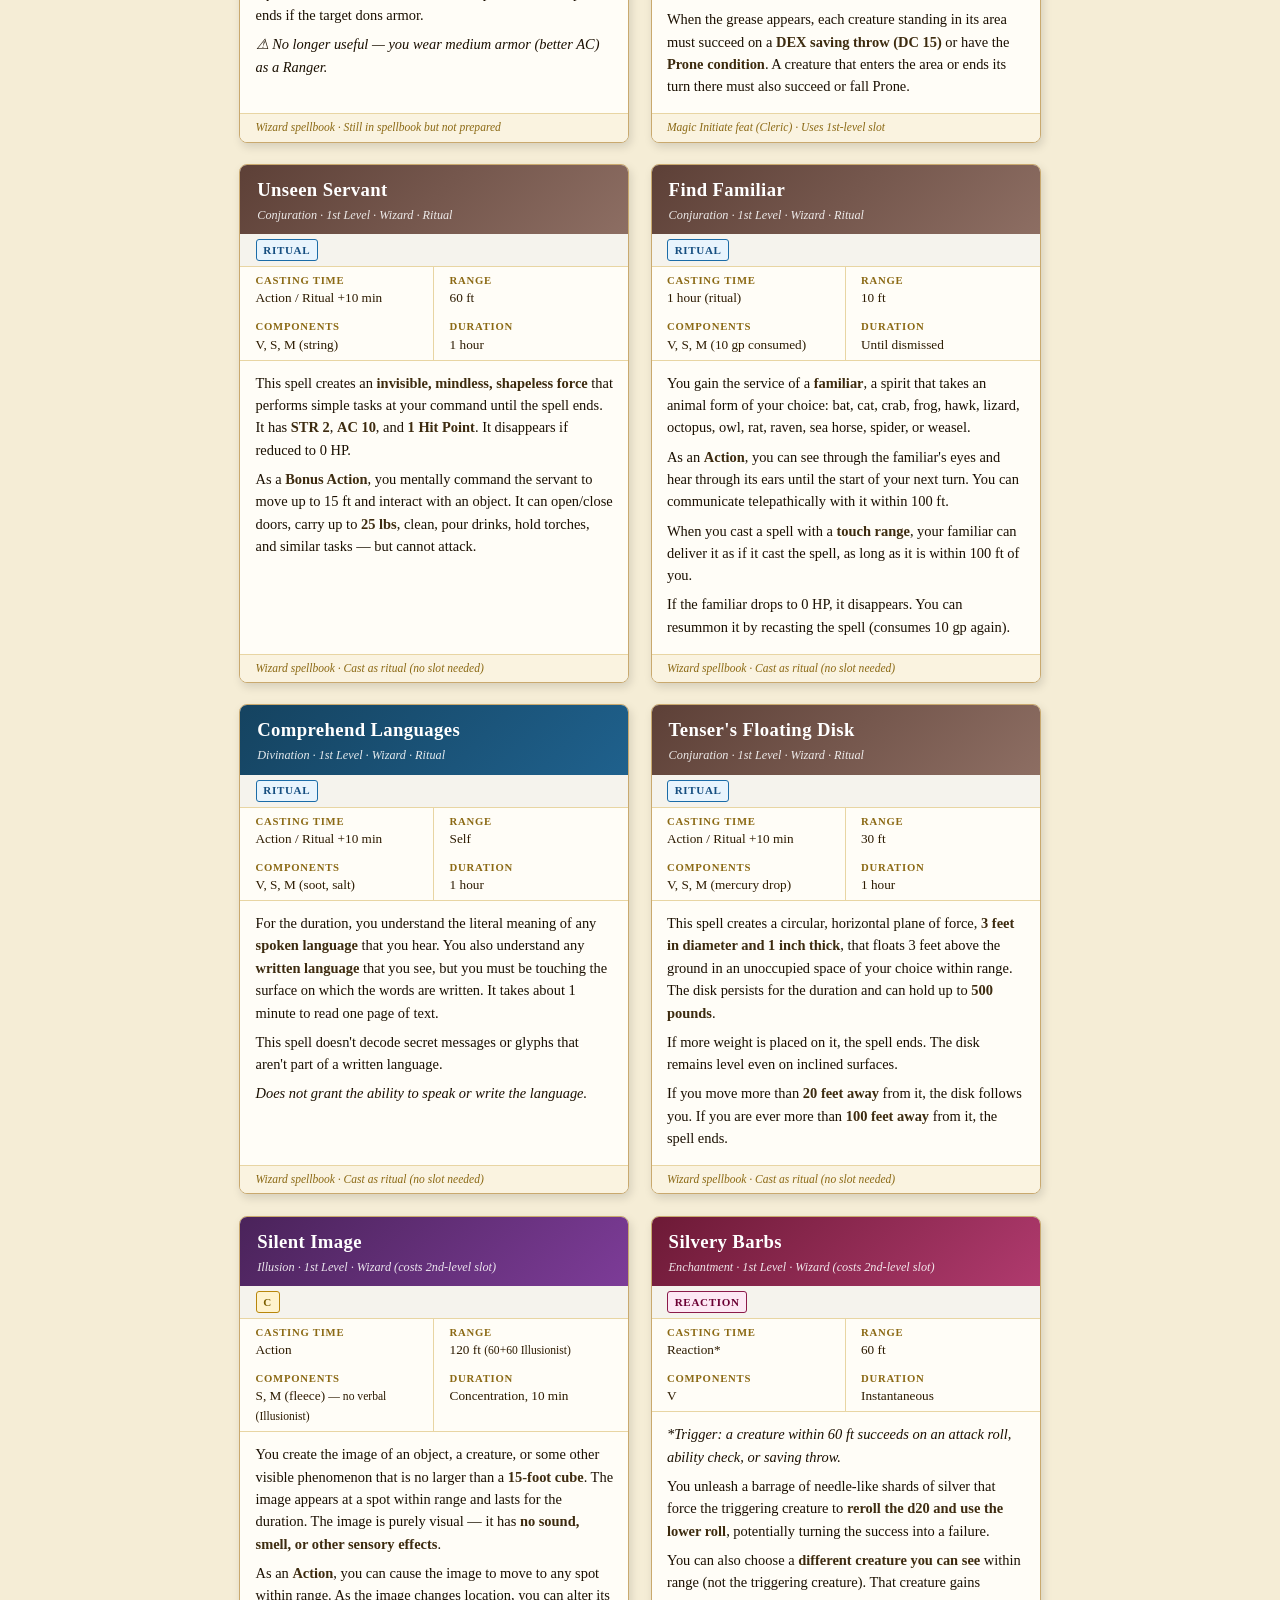
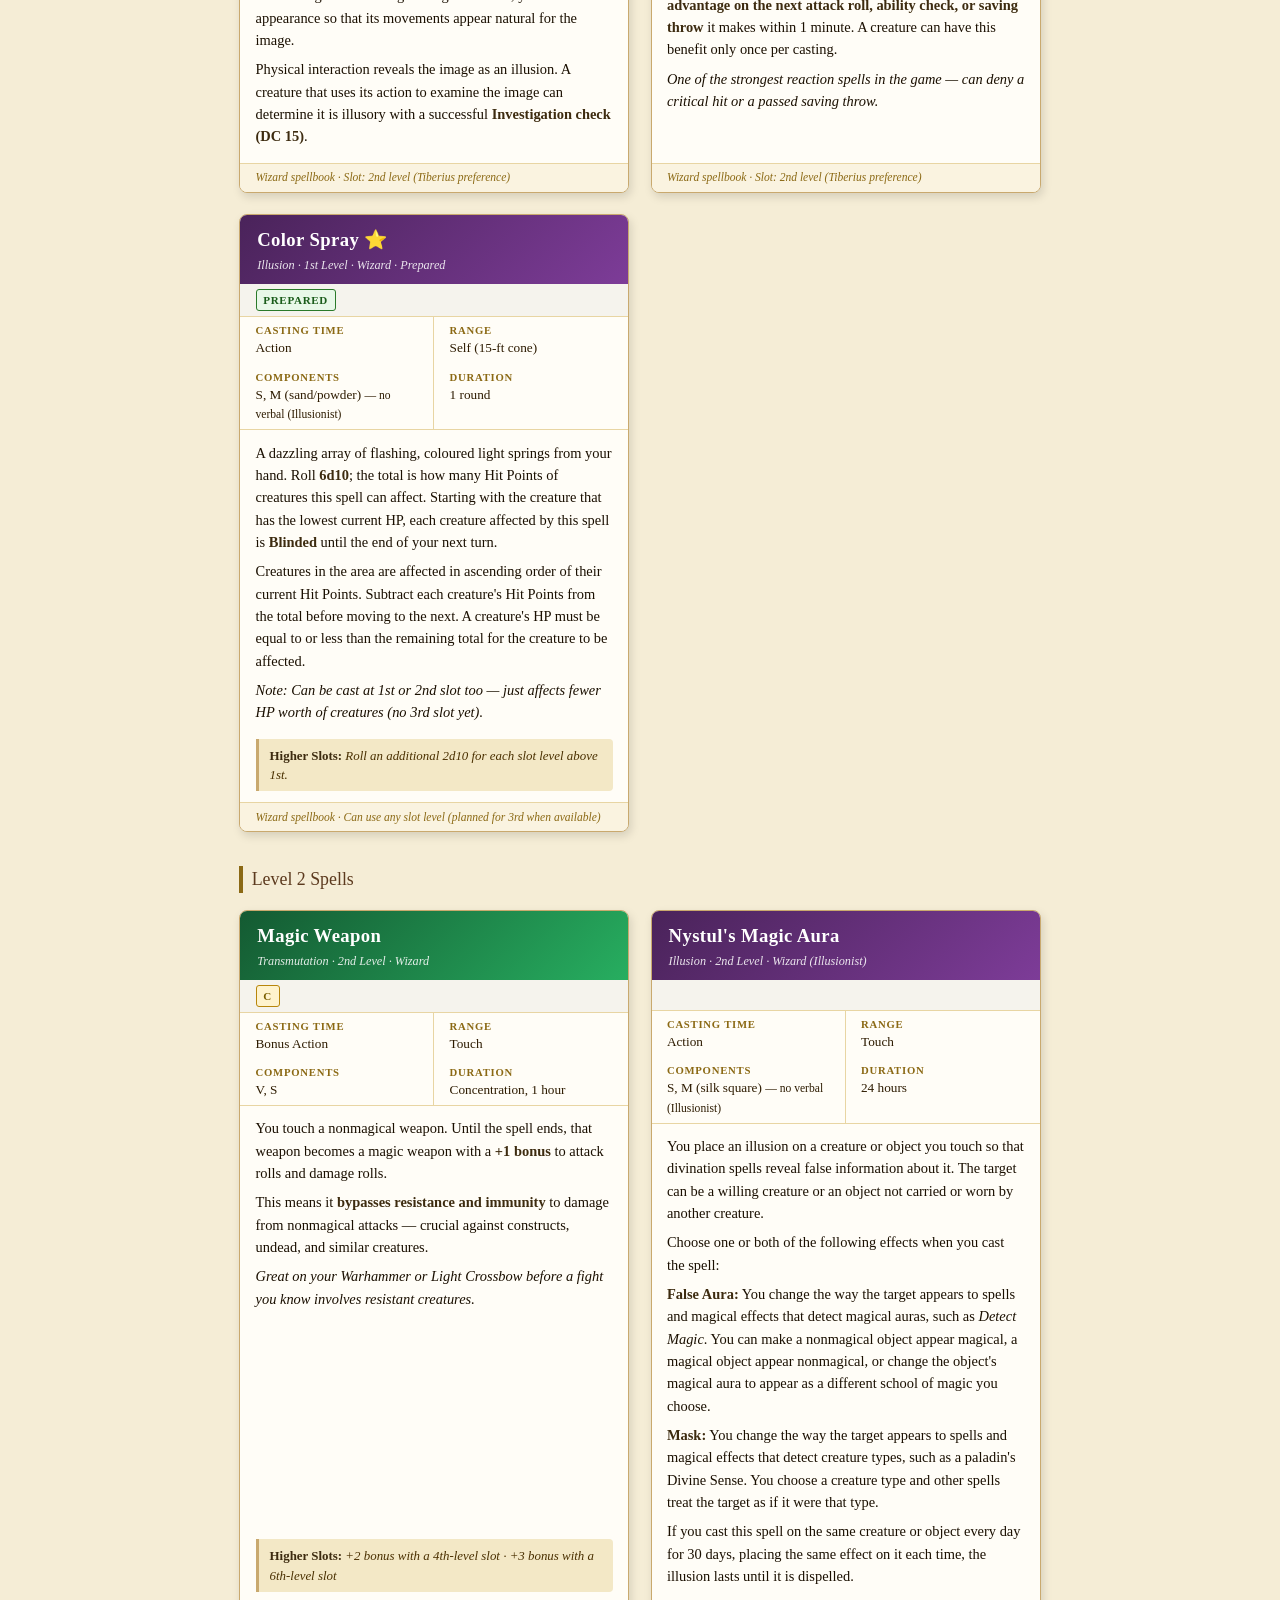
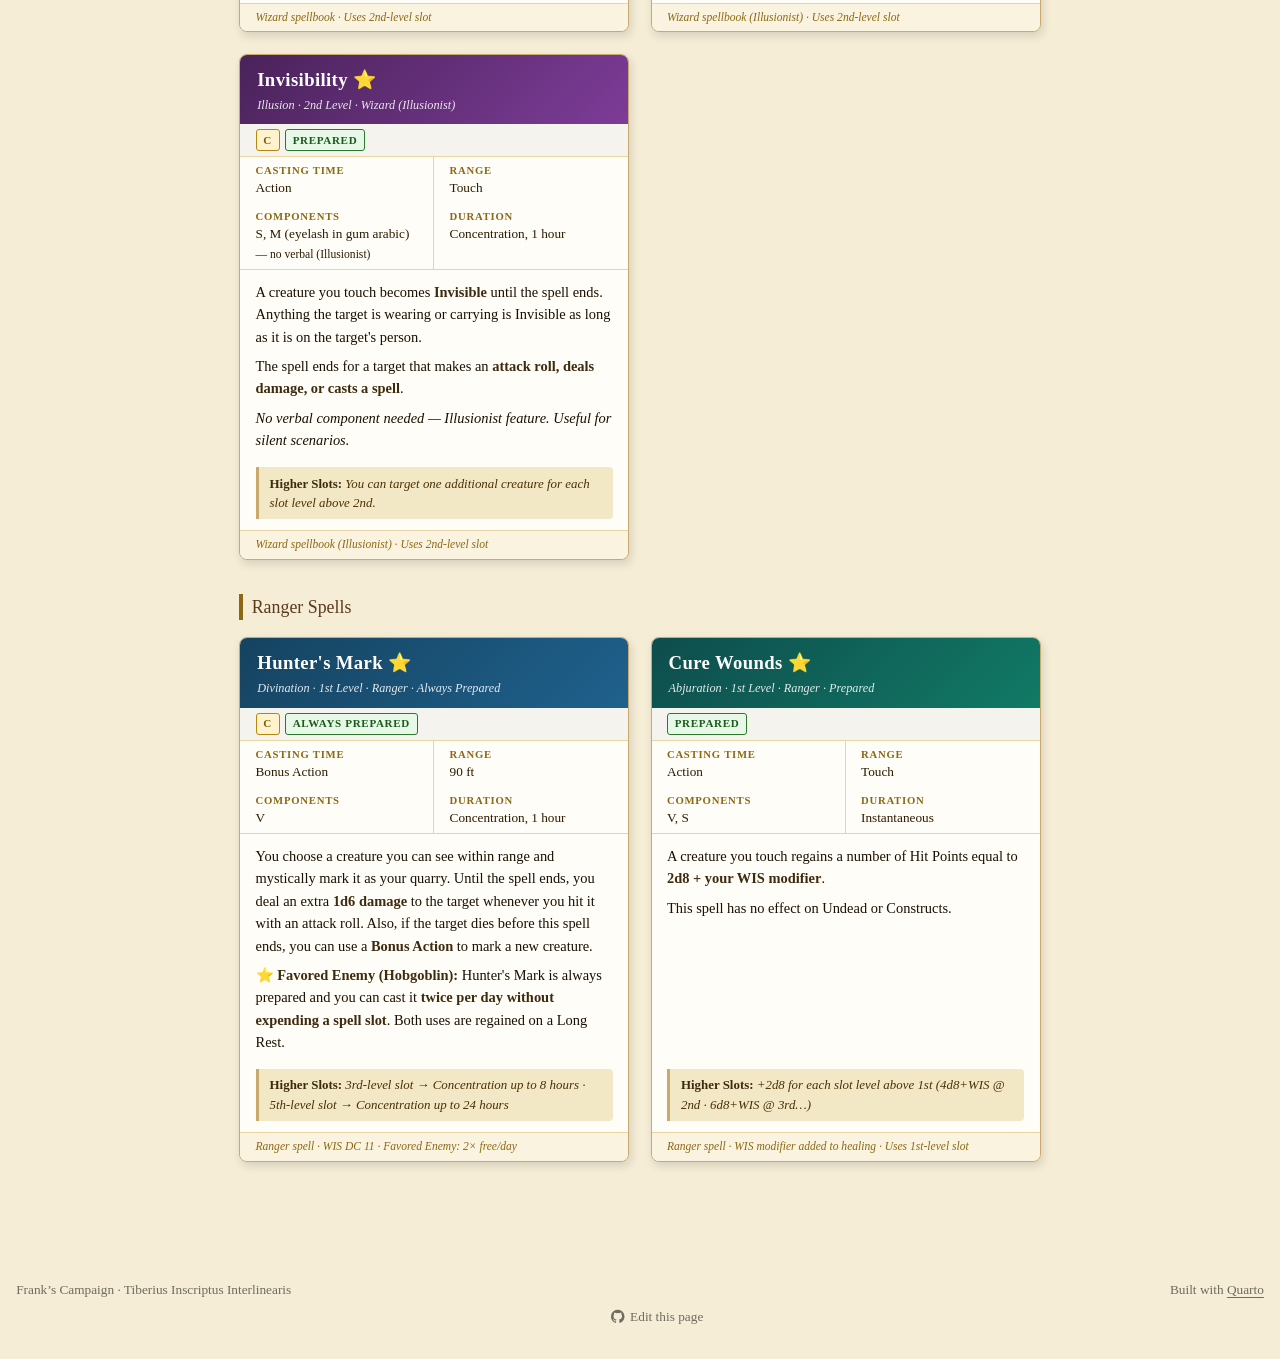
<file: docs/spellbook.html>
<!DOCTYPE html>
<html xmlns="http://www.w3.org/1999/xhtml" lang="en" xml:lang="en"><head>

<meta charset="utf-8">
<meta name="generator" content="quarto-1.9.12">

<meta name="viewport" content="width=device-width, initial-scale=1.0, user-scalable=yes">


<title>Spellbook – The Goodbook — Tiberius</title>
<style>
code{white-space: pre-wrap;}
span.smallcaps{font-variant: small-caps;}
div.columns{display: flex; gap: min(4vw, 1.5em);}
div.column{flex: auto; overflow-x: auto;}
div.hanging-indent{margin-left: 1.5em; text-indent: -1.5em;}
ul.task-list{list-style: none;}
ul.task-list li input[type="checkbox"] {
  width: 0.8em;
  margin: 0 0.8em 0.2em -1em; /* quarto-specific, see https://github.com/quarto-dev/quarto-cli/issues/4556 */ 
  vertical-align: middle;
}
</style>


<script src="site_libs/quarto-nav/quarto-nav.js"></script>
<script src="site_libs/quarto-nav/headroom.min.js"></script>
<script src="site_libs/clipboard/clipboard.min.js"></script>
<script src="site_libs/quarto-search/autocomplete.umd.js"></script>
<script src="site_libs/quarto-search/fuse.min.js"></script>
<script src="site_libs/quarto-search/quarto-search.js"></script>
<meta name="quarto:offset" content="./">
<link href="./assets/favicon.png" rel="icon" type="image/png">
<script src="site_libs/quarto-html/quarto.js" type="module"></script>
<script src="site_libs/quarto-html/tabsets/tabsets.js" type="module"></script>
<script src="site_libs/quarto-html/axe/axe-check.js" type="module"></script>
<script src="site_libs/quarto-html/popper.min.js"></script>
<script src="site_libs/quarto-html/tippy.umd.min.js"></script>
<script src="site_libs/quarto-html/anchor.min.js"></script>
<link href="site_libs/quarto-html/tippy.css" rel="stylesheet">
<link href="site_libs/quarto-html/quarto-syntax-highlighting-cdaacfc258cb6f151192107f105ac881.css" rel="stylesheet" id="quarto-text-highlighting-styles">
<script src="site_libs/bootstrap/bootstrap.min.js"></script>
<link href="site_libs/bootstrap/bootstrap-icons.css" rel="stylesheet">
<link href="site_libs/bootstrap/bootstrap-595ac2289d5b0f4f6ef764df2582cfe8.min.css" rel="stylesheet" append-hash="true" id="quarto-bootstrap" data-mode="light">
<script id="quarto-search-options" type="application/json">{
  "location": "navbar",
  "copy-button": false,
  "collapse-after": 3,
  "panel-placement": "end",
  "type": "overlay",
  "limit": 50,
  "keyboard-shortcut": [
    "f",
    "/",
    "s"
  ],
  "show-item-context": false,
  "language": {
    "search-no-results-text": "No results",
    "search-matching-documents-text": "matching documents",
    "search-copy-link-title": "Copy link to search",
    "search-hide-matches-text": "Hide additional matches",
    "search-more-match-text": "more match in this document",
    "search-more-matches-text": "more matches in this document",
    "search-clear-button-title": "Clear",
    "search-text-placeholder": "",
    "search-detached-cancel-button-title": "Cancel",
    "search-submit-button-title": "Submit",
    "search-label": "Search"
  }
}</script>
<style>html{ scroll-behavior: smooth; }</style>


</head>

<body class="nav-fixed fullcontent quarto-light">

<div id="quarto-search-results"></div>
  <header id="quarto-header" class="headroom fixed-top">
    <nav class="navbar navbar-expand-lg " data-bs-theme="dark">
      <div class="navbar-container container-fluid">
      <div class="navbar-brand-container mx-auto">
    <a class="navbar-brand" href="./index.html">
    <span class="navbar-title">📖 Tiberius Goodbook</span>
    </a>
  </div>
            <div id="quarto-search" class="" title="Search"></div>
          <button class="navbar-toggler" type="button" data-bs-toggle="collapse" data-bs-target="#navbarCollapse" aria-controls="navbarCollapse" role="menu" aria-expanded="false" aria-label="Toggle navigation" onclick="if (window.quartoToggleHeadroom) { window.quartoToggleHeadroom(); }">
  <span class="navbar-toggler-icon"></span>
</button>
          <div class="collapse navbar-collapse" id="navbarCollapse">
            <ul class="navbar-nav navbar-nav-scroll me-auto">
  <li class="nav-item">
    <a class="nav-link" href="./index.html"> 
<span class="menu-text">⚔️ Character</span></a>
  </li>  
  <li class="nav-item">
    <a class="nav-link" href="./treasury.html"> 
<span class="menu-text">💰 Treasury</span></a>
  </li>  
  <li class="nav-item">
    <a class="nav-link" href="./spells.html"> 
<span class="menu-text">✨ Spell Tracker</span></a>
  </li>  
  <li class="nav-item">
    <a class="nav-link" href="./spellcards.html"> 
<span class="menu-text">🃏 Spell Cards</span></a>
  </li>  
  <li class="nav-item">
    <a class="nav-link active" href="./spellbook.html" aria-current="page"> 
<span class="menu-text">📖 Spellbook</span></a>
  </li>  
  <li class="nav-item">
    <a class="nav-link" href="./illusion-tactics.html"> 
<span class="menu-text">🎭 Illusion Tactics</span></a>
  </li>  
  <li class="nav-item">
    <a class="nav-link" href="./items.html"> 
<span class="menu-text">🎒 Items</span></a>
  </li>  
  <li class="nav-item">
    <a class="nav-link" href="./milestones.html"> 
<span class="menu-text">🎯 Milestones</span></a>
  </li>  
</ul>
          </div> <!-- /navcollapse -->
            <div class="quarto-navbar-tools">
</div>
      </div> <!-- /container-fluid -->
    </nav>
</header>
<!-- content -->
<div id="quarto-content" class="quarto-container page-columns page-rows-contents page-layout-article page-navbar">
<!-- sidebar -->
<!-- margin-sidebar -->
    
<!-- main -->
<main class="content" id="quarto-document-content">

<header id="title-block-header" class="quarto-title-block default">
<div class="quarto-title">
<h1 class="title">Spellbook</h1>
<p class="subtitle lead">Full spell reference · D&amp;D 2024 rules · Wizard: DC 15 · +7 (INT 18) · Ranger: DC 11 · +3 (WIS)</p>
</div>



<div class="quarto-title-meta">

    
  
    
  </div>
  


</header>


<div class="callout callout-style-simple callout-tip">
<div class="callout-body d-flex">
<div class="callout-icon-container">
<i class="callout-icon"></i>
</div>
<div class="callout-body-container">
<p><strong>⭐ = Prepared / Always Prepared</strong> · <strong>C</strong> = Concentration · <strong>R</strong> = Ritual · <em>Mage Armor struck through — medium armor is better</em></p>
</div>
</div>
</div>
<p class="sb-section-label">
Cantrips
</p>
<div class="sb-grid">

  <!-- Fire Bolt -->
  <div class="sb-card">
    <div class="sb-head sbh-evocation">
      <span class="sb-name">Fire Bolt</span>
      <span class="sb-sublabel">Evocation Cantrip · Wizard</span>
    </div>
    <div class="sb-tags"></div>
    <div class="sb-stats-grid">
      <div class="sb-stat"><span class="sb-stat-lbl">Casting Time</span><span class="sb-stat-val">Action</span></div>
      <div class="sb-stat"><span class="sb-stat-lbl">Range</span><span class="sb-stat-val">120 ft</span></div>
      <div class="sb-stat"><span class="sb-stat-lbl">Components</span><span class="sb-stat-val">V, S</span></div>
      <div class="sb-stat"><span class="sb-stat-lbl">Duration</span><span class="sb-stat-val">Instantaneous</span></div>
    </div>
    <div class="sb-body">
      <p>You hurl a mote of fire at a creature or object within range. Make a <b>ranged spell attack</b> against the target. On a hit, the target takes <b>1d10 fire damage</b>. A flammable object hit by this spell ignites if it isn't being worn or carried.</p>
    </div>
    <div class="sb-upcast"><strong>Cantrip Upgrade:</strong> 2d10 at level 5 · 3d10 at level 11 · 4d10 at level 17</div>
    <div class="sb-footer">Wizard spellbook · Attack: +7</div>
  </div>

  <!-- Poison Spray -->
  <div class="sb-card">
    <div class="sb-head sbh-necromancy">
      <span class="sb-name">Poison Spray</span>
      <span class="sb-sublabel">Necromancy Cantrip · Wizard</span>
    </div>
    <div class="sb-tags"></div>
    <div class="sb-stats-grid">
      <div class="sb-stat"><span class="sb-stat-lbl">Casting Time</span><span class="sb-stat-val">Action</span></div>
      <div class="sb-stat"><span class="sb-stat-lbl">Range</span><span class="sb-stat-val">10 ft</span></div>
      <div class="sb-stat"><span class="sb-stat-lbl">Components</span><span class="sb-stat-val">V, S</span></div>
      <div class="sb-stat"><span class="sb-stat-lbl">Duration</span><span class="sb-stat-val">Instantaneous</span></div>
    </div>
    <div class="sb-body">
      <p>You extend your hand toward a creature you can see within range and project a puff of noxious gas. The creature must succeed on a <b>CON saving throw (DC 15)</b> or take <b>1d12 poison damage</b>.</p>
    </div>
    <div class="sb-upcast"><strong>Cantrip Upgrade:</strong> 2d12 at level 5 · 3d12 at level 11 · 4d12 at level 17</div>
    <div class="sb-footer">Wizard spellbook</div>
  </div>

  <!-- True Strike -->
  <div class="sb-card">
    <div class="sb-head sbh-evocation">
      <span class="sb-name">True Strike <em style="font-size:.8rem;opacity:.85">(2024)</em></span>
      <span class="sb-sublabel">Evocation Cantrip · Wizard</span>
    </div>
    <div class="sb-tags"></div>
    <div class="sb-stats-grid">
      <div class="sb-stat"><span class="sb-stat-lbl">Casting Time</span><span class="sb-stat-val">Action</span></div>
      <div class="sb-stat"><span class="sb-stat-lbl">Range</span><span class="sb-stat-val">Self (melee/ranged)</span></div>
      <div class="sb-stat"><span class="sb-stat-lbl">Components</span><span class="sb-stat-val">S (no V!)</span></div>
      <div class="sb-stat"><span class="sb-stat-lbl">Duration</span><span class="sb-stat-val">Instantaneous</span></div>
    </div>
    <div class="sb-body">
      <p>Guided by a flash of magical insight, you make one attack with a weapon or unarmed strike — or one <b>melee or ranged spell attack</b>. You can use your <b>spellcasting ability (INT)</b> instead of STR or DEX for the attack and damage rolls. On a hit, the target takes <b>1d6 + INT modifier radiant damage</b>.</p>
      <p><em>Unlike the 2014 version, this is an attack cantrip — no more forfeiting your action to gain advantage.</em></p>
    </div>
    <div class="sb-upcast"><strong>Cantrip Upgrade:</strong> 2d6 at level 5 · 3d6 at level 11 · 4d6 at level 17</div>
    <div class="sb-footer">Wizard spellbook · Attack: +7 (INT)</div>
  </div>

  <!-- Guidance -->
  <div class="sb-card">
    <div class="sb-head sbh-divination">
      <span class="sb-name">Guidance</span>
      <span class="sb-sublabel">Divination Cantrip · Cleric (Acolyte background)</span>
    </div>
    <div class="sb-tags"><span class="sb-tag conc">C</span></div>
    <div class="sb-stats-grid">
      <div class="sb-stat"><span class="sb-stat-lbl">Casting Time</span><span class="sb-stat-val">Action</span></div>
      <div class="sb-stat"><span class="sb-stat-lbl">Range</span><span class="sb-stat-val">Touch</span></div>
      <div class="sb-stat"><span class="sb-stat-lbl">Components</span><span class="sb-stat-val">V, S</span></div>
      <div class="sb-stat"><span class="sb-stat-lbl">Duration</span><span class="sb-stat-val">Concentration, 1 min</span></div>
    </div>
    <div class="sb-body">
      <p>You touch one willing creature. Once before the spell ends, the target can roll a <b>d4</b> and add the number rolled to one <b>ability check</b> of its choice. The creature can roll the die before or after making the ability check. The spell then ends.</p>
    </div>
    <div class="sb-footer">Acolyte background (Cleric cantrip)</div>
  </div>

  <!-- Thaumaturgy -->
  <div class="sb-card">
    <div class="sb-head sbh-transmutation">
      <span class="sb-name">Thaumaturgy</span>
      <span class="sb-sublabel">Transmutation Cantrip · Cleric (Acolyte background)</span>
    </div>
    <div class="sb-tags"></div>
    <div class="sb-stats-grid">
      <div class="sb-stat"><span class="sb-stat-lbl">Casting Time</span><span class="sb-stat-val">Action</span></div>
      <div class="sb-stat"><span class="sb-stat-lbl">Range</span><span class="sb-stat-val">30 ft</span></div>
      <div class="sb-stat"><span class="sb-stat-lbl">Components</span><span class="sb-stat-val">V</span></div>
      <div class="sb-stat"><span class="sb-stat-lbl">Duration</span><span class="sb-stat-val">Up to 1 minute</span></div>
    </div>
    <div class="sb-body">
      <p>You manifest a minor wonder, a sign of supernatural power. Choose one of the following effects:</p>
      <p>• Your voice booms up to <b>3× louder</b> for 1 minute.<br>
      • You cause <b>flames to flicker, brighten, dim, or change colour</b> for 1 minute.<br>
      • You cause harmless <b>tremors</b> in the ground for 1 minute.<br>
      • You create an <b>instantaneous sound</b> that originates from a point you choose within range.<br>
      • You <b>instantaneously cause an unlocked door or window to fly open or slam shut</b>.<br>
      • You alter the appearance of <b>your eyes</b> for 1 minute.</p>
      <p>Up to <b>three</b> of these effects can be active at a time.</p>
    </div>
    <div class="sb-footer">Acolyte background (Cleric cantrip)</div>
  </div>

  <!-- Minor Illusion -->
  <div class="sb-card">
    <div class="sb-head sbh-illusion">
      <span class="sb-name">Minor Illusion ⭐</span>
      <span class="sb-sublabel">Illusion Cantrip · Wizard · Illusionist (always known)</span>
    </div>
    <div class="sb-tags"><span class="sb-tag prepared">Always Prepared</span></div>
    <div class="sb-stats-grid">
      <div class="sb-stat"><span class="sb-stat-lbl">Casting Time</span><span class="sb-stat-val">Action <em>or</em> Bonus Action</span></div>
      <div class="sb-stat"><span class="sb-stat-lbl">Range</span><span class="sb-stat-val">90 ft <small>(30+60 Illusionist)</small></span></div>
      <div class="sb-stat"><span class="sb-stat-lbl">Components</span><span class="sb-stat-val">S, M (fleece)</span></div>
      <div class="sb-stat"><span class="sb-stat-lbl">Duration</span><span class="sb-stat-val">1 minute</span></div>
    </div>
    <div class="sb-body">
      <p><b>Improved Minor Illusion (Illusionist):</b> Create a <b>sound AND an image</b> simultaneously with a single casting. Can be cast as a <b>Bonus Action</b>. No verbal component needed.</p>
      <p><b>Sound:</b> Any sound from a whisper to a scream, originating from any point within range. Can be continuous or discrete sounds at different times.</p>
      <p><b>Image:</b> An object no larger than a <b>5-foot cube</b>. No sound, light, smell, or other sensory effect. <b>Physical interaction automatically reveals it</b> (things pass through it). A creature that uses the <b>Study action</b> to examine it may make an <b>Intelligence (Investigation) check vs. your spell save DC</b> — on success, the illusion appears faint to them.</p>
    </div>
    <div class="sb-footer">Wizard spellbook · Illusionist subclass (always known) · No verbal needed</div>
  </div>

  <!-- Toll the Dead -->
  <div class="sb-card">
    <div class="sb-head sbh-necromancy">
      <span class="sb-name">Toll the Dead</span>
      <span class="sb-sublabel">Necromancy Cantrip · Magic Initiate (Cleric)</span>
    </div>
    <div class="sb-tags"></div>
    <div class="sb-stats-grid">
      <div class="sb-stat"><span class="sb-stat-lbl">Casting Time</span><span class="sb-stat-val">Action</span></div>
      <div class="sb-stat"><span class="sb-stat-lbl">Range</span><span class="sb-stat-val">60 ft</span></div>
      <div class="sb-stat"><span class="sb-stat-lbl">Components</span><span class="sb-stat-val">V, S</span></div>
      <div class="sb-stat"><span class="sb-stat-lbl">Duration</span><span class="sb-stat-val">Instantaneous</span></div>
    </div>
    <div class="sb-body">
      <p>You point at one creature you can see within range, and the sound of a dolorous bell fills the air around it for a moment. The target must succeed on a <b>WIS saving throw (DC 15)</b> or take necrotic damage.</p>
      <p>The target takes <b>1d8</b> necrotic damage. If the target is <b>missing any of its Hit Points</b>, it instead takes <b>1d12</b> necrotic damage.</p>
    </div>
    <div class="sb-upcast"><strong>Cantrip Upgrade:</strong> 2d8/2d12 at level 5 · 3d8/3d12 at level 11 · 4d8/4d12 at level 17</div>
    <div class="sb-footer">Magic Initiate feat (Cleric)</div>
  </div>

  <!-- Starry Wisp -->
  <div class="sb-card">
    <div class="sb-head sbh-evocation">
      <span class="sb-name">Starry Wisp</span>
      <span class="sb-sublabel">Evocation Cantrip · Magic Initiate (Cleric)</span>
    </div>
    <div class="sb-tags"></div>
    <div class="sb-stats-grid">
      <div class="sb-stat"><span class="sb-stat-lbl">Casting Time</span><span class="sb-stat-val">Action</span></div>
      <div class="sb-stat"><span class="sb-stat-lbl">Range</span><span class="sb-stat-val">60 ft</span></div>
      <div class="sb-stat"><span class="sb-stat-lbl">Components</span><span class="sb-stat-val">V, S</span></div>
      <div class="sb-stat"><span class="sb-stat-lbl">Duration</span><span class="sb-stat-val">Instantaneous</span></div>
    </div>
    <div class="sb-body">
      <p>You launch a mote of light at one creature or object within range. Make a <b>ranged spell attack</b> against the target. On a hit, the target takes <b>1d8 radiant damage</b>, and until the end of your next turn, it emits <b>dim light in a 10-foot radius</b> and <b>can't benefit from the Invisible condition</b>.</p>
    </div>
    <div class="sb-upcast"><strong>Cantrip Upgrade:</strong> 2d8 at level 5 · 3d8 at level 11 · 4d8 at level 17</div>
    <div class="sb-footer">Magic Initiate feat (Cleric) · Attack: +7</div>
  </div>

</div>
<p class="sb-section-label">
Level 1 Spells
</p>
<div class="sb-grid">

  <!-- Command -->
  <div class="sb-card">
    <div class="sb-head sbh-enchantment">
      <span class="sb-name">Command</span>
      <span class="sb-sublabel">Enchantment · 1st Level · Cleric (Acolyte)</span>
    </div>
    <div class="sb-tags"></div>
    <div class="sb-stats-grid">
      <div class="sb-stat"><span class="sb-stat-lbl">Casting Time</span><span class="sb-stat-val">Action</span></div>
      <div class="sb-stat"><span class="sb-stat-lbl">Range</span><span class="sb-stat-val">60 ft</span></div>
      <div class="sb-stat"><span class="sb-stat-lbl">Components</span><span class="sb-stat-val">V</span></div>
      <div class="sb-stat"><span class="sb-stat-lbl">Duration</span><span class="sb-stat-val">1 round</span></div>
    </div>
    <div class="sb-body">
      <p>You speak a one-word command to a creature you can see within range. The target must succeed on a <b>WIS saving throw (DC 15)</b> or follow the command on its next turn.</p>
      <p>The spell has no effect if the target is Undead, if it doesn't understand your language, or if your command is directly harmful to it.</p>
      <p><b>Example commands:</b> <em>Approach</em> (move toward you), <em>Drop</em> (drops held items), <em>Flee</em> (move away from you), <em>Grovel</em> (falls prone and ends turn), <em>Halt</em> (doesn't move, no actions/reactions).</p>
    </div>
    <div class="sb-upcast"><strong>Higher Slots:</strong> Target one additional creature for each slot level above 1st.</div>
    <div class="sb-footer">Acolyte background (Cleric spell) · Uses 1st-level slot</div>
  </div>

  <!-- Magic Missile -->
  <div class="sb-card">
    <div class="sb-head sbh-evocation">
      <span class="sb-name">Magic Missile</span>
      <span class="sb-sublabel">Evocation · 1st Level · Wizard</span>
    </div>
    <div class="sb-tags"></div>
    <div class="sb-stats-grid">
      <div class="sb-stat"><span class="sb-stat-lbl">Casting Time</span><span class="sb-stat-val">Action</span></div>
      <div class="sb-stat"><span class="sb-stat-lbl">Range</span><span class="sb-stat-val">120 ft</span></div>
      <div class="sb-stat"><span class="sb-stat-lbl">Components</span><span class="sb-stat-val">V, S</span></div>
      <div class="sb-stat"><span class="sb-stat-lbl">Duration</span><span class="sb-stat-val">Instantaneous</span></div>
    </div>
    <div class="sb-body">
      <p>You create three <b>glowing darts of magical force</b>. Each dart unerringly strikes a target of your choice — <b>no attack roll</b>. Each dart deals <b>1d4 + 1 force damage</b>. You can split them between any number of targets.</p>
      <p><em>Each dart is a separate instance of damage, which matters for effects that trigger on being hit.</em></p>
    </div>
    <div class="sb-upcast"><strong>Higher Slots:</strong> +1 dart per slot level above 1st (4 darts @ 2nd · 5 @ 3rd…)</div>
    <div class="sb-footer">Wizard spellbook · Uses 1st-level slot</div>
  </div>

  <!-- Mage Armor (obsolete) -->
  <div class="sb-card">
    <div class="sb-head sbh-abjuration">
      <span class="sb-name" style="text-decoration:line-through;opacity:.65">Mage Armor</span>
      <span class="sb-sublabel">Abjuration · 1st Level · Wizard</span>
    </div>
    <div class="sb-tags"><span class="sb-tag obsolete">Superseded by medium armor</span></div>
    <div class="sb-stats-grid">
      <div class="sb-stat"><span class="sb-stat-lbl">Casting Time</span><span class="sb-stat-val">Action</span></div>
      <div class="sb-stat"><span class="sb-stat-lbl">Range</span><span class="sb-stat-val">Touch</span></div>
      <div class="sb-stat"><span class="sb-stat-lbl">Components</span><span class="sb-stat-val">V, S, M (leather)</span></div>
      <div class="sb-stat"><span class="sb-stat-lbl">Duration</span><span class="sb-stat-val">8 hours</span></div>
    </div>
    <div class="sb-body">
      <p>You touch a willing creature who isn't wearing armor. A protective magical force surrounds it, making its base AC equal to <b>13 + DEX modifier</b> until the spell ends. The spell ends if the target dons armor.</p>
      <p><em>⚠ No longer useful — you wear medium armor (better AC) as a Ranger.</em></p>
    </div>
    <div class="sb-footer">Wizard spellbook · Still in spellbook but not prepared</div>
  </div>

  <!-- Grease -->
  <div class="sb-card">
    <div class="sb-head sbh-conjuration">
      <span class="sb-name">Grease</span>
      <span class="sb-sublabel">Conjuration · 1st Level · Magic Initiate (Cleric)</span>
    </div>
    <div class="sb-tags"></div>
    <div class="sb-stats-grid">
      <div class="sb-stat"><span class="sb-stat-lbl">Casting Time</span><span class="sb-stat-val">Action</span></div>
      <div class="sb-stat"><span class="sb-stat-lbl">Range</span><span class="sb-stat-val">60 ft</span></div>
      <div class="sb-stat"><span class="sb-stat-lbl">Components</span><span class="sb-stat-val">V, S, M (butter)</span></div>
      <div class="sb-stat"><span class="sb-stat-lbl">Duration</span><span class="sb-stat-val">1 minute</span></div>
    </div>
    <div class="sb-body">
      <p>Slick grease covers the ground in a <b>10-foot square</b> centred on a point within range. That area becomes <b>difficult terrain</b> for the duration.</p>
      <p>When the grease appears, each creature standing in its area must succeed on a <b>DEX saving throw (DC 15)</b> or have the <b>Prone condition</b>. A creature that enters the area or ends its turn there must also succeed or fall Prone.</p>
    </div>
    <div class="sb-footer">Magic Initiate feat (Cleric) · Uses 1st-level slot</div>
  </div>

  <!-- Unseen Servant -->
  <div class="sb-card">
    <div class="sb-head sbh-conjuration">
      <span class="sb-name">Unseen Servant</span>
      <span class="sb-sublabel">Conjuration · 1st Level · Wizard · Ritual</span>
    </div>
    <div class="sb-tags"><span class="sb-tag ritual">Ritual</span></div>
    <div class="sb-stats-grid">
      <div class="sb-stat"><span class="sb-stat-lbl">Casting Time</span><span class="sb-stat-val">Action / Ritual +10 min</span></div>
      <div class="sb-stat"><span class="sb-stat-lbl">Range</span><span class="sb-stat-val">60 ft</span></div>
      <div class="sb-stat"><span class="sb-stat-lbl">Components</span><span class="sb-stat-val">V, S, M (string)</span></div>
      <div class="sb-stat"><span class="sb-stat-lbl">Duration</span><span class="sb-stat-val">1 hour</span></div>
    </div>
    <div class="sb-body">
      <p>This spell creates an <b>invisible, mindless, shapeless force</b> that performs simple tasks at your command until the spell ends. It has <b>STR 2</b>, <b>AC 10</b>, and <b>1 Hit Point</b>. It disappears if reduced to 0 HP.</p>
      <p>As a <b>Bonus Action</b>, you mentally command the servant to move up to 15 ft and interact with an object. It can open/close doors, carry up to <b>25 lbs</b>, clean, pour drinks, hold torches, and similar tasks — but cannot attack.</p>
    </div>
    <div class="sb-footer">Wizard spellbook · Cast as ritual (no slot needed)</div>
  </div>

  <!-- Find Familiar -->
  <div class="sb-card">
    <div class="sb-head sbh-conjuration">
      <span class="sb-name">Find Familiar</span>
      <span class="sb-sublabel">Conjuration · 1st Level · Wizard · Ritual</span>
    </div>
    <div class="sb-tags"><span class="sb-tag ritual">Ritual</span></div>
    <div class="sb-stats-grid">
      <div class="sb-stat"><span class="sb-stat-lbl">Casting Time</span><span class="sb-stat-val">1 hour (ritual)</span></div>
      <div class="sb-stat"><span class="sb-stat-lbl">Range</span><span class="sb-stat-val">10 ft</span></div>
      <div class="sb-stat"><span class="sb-stat-lbl">Components</span><span class="sb-stat-val">V, S, M (10 gp consumed)</span></div>
      <div class="sb-stat"><span class="sb-stat-lbl">Duration</span><span class="sb-stat-val">Until dismissed</span></div>
    </div>
    <div class="sb-body">
      <p>You gain the service of a <b>familiar</b>, a spirit that takes an animal form of your choice: bat, cat, crab, frog, hawk, lizard, octopus, owl, rat, raven, sea horse, spider, or weasel.</p>
      <p>As an <b>Action</b>, you can see through the familiar's eyes and hear through its ears until the start of your next turn. You can communicate telepathically with it within 100 ft.</p>
      <p>When you cast a spell with a <b>touch range</b>, your familiar can deliver it as if it cast the spell, as long as it is within 100 ft of you.</p>
      <p>If the familiar drops to 0 HP, it disappears. You can resummon it by recasting the spell (consumes 10 gp again).</p>
    </div>
    <div class="sb-footer">Wizard spellbook · Cast as ritual (no slot needed)</div>
  </div>

  <!-- Comprehend Languages -->
  <div class="sb-card">
    <div class="sb-head sbh-divination">
      <span class="sb-name">Comprehend Languages</span>
      <span class="sb-sublabel">Divination · 1st Level · Wizard · Ritual</span>
    </div>
    <div class="sb-tags"><span class="sb-tag ritual">Ritual</span></div>
    <div class="sb-stats-grid">
      <div class="sb-stat"><span class="sb-stat-lbl">Casting Time</span><span class="sb-stat-val">Action / Ritual +10 min</span></div>
      <div class="sb-stat"><span class="sb-stat-lbl">Range</span><span class="sb-stat-val">Self</span></div>
      <div class="sb-stat"><span class="sb-stat-lbl">Components</span><span class="sb-stat-val">V, S, M (soot, salt)</span></div>
      <div class="sb-stat"><span class="sb-stat-lbl">Duration</span><span class="sb-stat-val">1 hour</span></div>
    </div>
    <div class="sb-body">
      <p>For the duration, you understand the literal meaning of any <b>spoken language</b> that you hear. You also understand any <b>written language</b> that you see, but you must be touching the surface on which the words are written. It takes about 1 minute to read one page of text.</p>
      <p>This spell doesn't decode secret messages or glyphs that aren't part of a written language.</p>
      <p><em>Does not grant the ability to speak or write the language.</em></p>
    </div>
    <div class="sb-footer">Wizard spellbook · Cast as ritual (no slot needed)</div>
  </div>

  <!-- Tenser's Floating Disk -->
  <div class="sb-card">
    <div class="sb-head sbh-conjuration">
      <span class="sb-name">Tenser's Floating Disk</span>
      <span class="sb-sublabel">Conjuration · 1st Level · Wizard · Ritual</span>
    </div>
    <div class="sb-tags"><span class="sb-tag ritual">Ritual</span></div>
    <div class="sb-stats-grid">
      <div class="sb-stat"><span class="sb-stat-lbl">Casting Time</span><span class="sb-stat-val">Action / Ritual +10 min</span></div>
      <div class="sb-stat"><span class="sb-stat-lbl">Range</span><span class="sb-stat-val">30 ft</span></div>
      <div class="sb-stat"><span class="sb-stat-lbl">Components</span><span class="sb-stat-val">V, S, M (mercury drop)</span></div>
      <div class="sb-stat"><span class="sb-stat-lbl">Duration</span><span class="sb-stat-val">1 hour</span></div>
    </div>
    <div class="sb-body">
      <p>This spell creates a circular, horizontal plane of force, <b>3 feet in diameter and 1 inch thick</b>, that floats 3 feet above the ground in an unoccupied space of your choice within range. The disk persists for the duration and can hold up to <b>500 pounds</b>.</p>
      <p>If more weight is placed on it, the spell ends. The disk remains level even on inclined surfaces.</p>
      <p>If you move more than <b>20 feet away</b> from it, the disk follows you. If you are ever more than <b>100 feet away</b> from it, the spell ends.</p>
    </div>
    <div class="sb-footer">Wizard spellbook · Cast as ritual (no slot needed)</div>
  </div>

  <!-- Silent Image -->
  <div class="sb-card">
    <div class="sb-head sbh-illusion">
      <span class="sb-name">Silent Image</span>
      <span class="sb-sublabel">Illusion · 1st Level · Wizard (costs 2nd-level slot)</span>
    </div>
    <div class="sb-tags"><span class="sb-tag conc">C</span></div>
    <div class="sb-stats-grid">
      <div class="sb-stat"><span class="sb-stat-lbl">Casting Time</span><span class="sb-stat-val">Action</span></div>
      <div class="sb-stat"><span class="sb-stat-lbl">Range</span><span class="sb-stat-val">120 ft <small>(60+60 Illusionist)</small></span></div>
      <div class="sb-stat"><span class="sb-stat-lbl">Components</span><span class="sb-stat-val">S, M (fleece) <small>— no verbal (Illusionist)</small></span></div>
      <div class="sb-stat"><span class="sb-stat-lbl">Duration</span><span class="sb-stat-val">Concentration, 10 min</span></div>
    </div>
    <div class="sb-body">
      <p>You create the image of an object, a creature, or some other visible phenomenon that is no larger than a <b>15-foot cube</b>. The image appears at a spot within range and lasts for the duration. The image is purely visual — it has <b>no sound, smell, or other sensory effects</b>.</p>
      <p>As an <b>Action</b>, you can cause the image to move to any spot within range. As the image changes location, you can alter its appearance so that its movements appear natural for the image.</p>
      <p>Physical interaction reveals the image as an illusion. A creature that uses its action to examine the image can determine it is illusory with a successful <b>Investigation check (DC 15)</b>.</p>
    </div>
    <div class="sb-footer">Wizard spellbook · Slot: 2nd level (Tiberius preference)</div>
  </div>

  <!-- Silvery Barbs -->
  <div class="sb-card">
    <div class="sb-head sbh-enchantment">
      <span class="sb-name">Silvery Barbs</span>
      <span class="sb-sublabel">Enchantment · 1st Level · Wizard (costs 2nd-level slot)</span>
    </div>
    <div class="sb-tags"><span class="sb-tag react">Reaction</span></div>
    <div class="sb-stats-grid">
      <div class="sb-stat"><span class="sb-stat-lbl">Casting Time</span><span class="sb-stat-val">Reaction*</span></div>
      <div class="sb-stat"><span class="sb-stat-lbl">Range</span><span class="sb-stat-val">60 ft</span></div>
      <div class="sb-stat"><span class="sb-stat-lbl">Components</span><span class="sb-stat-val">V</span></div>
      <div class="sb-stat"><span class="sb-stat-lbl">Duration</span><span class="sb-stat-val">Instantaneous</span></div>
    </div>
    <div class="sb-body">
      <p><em>*Trigger: a creature within 60 ft succeeds on an attack roll, ability check, or saving throw.</em></p>
      <p>You unleash a barrage of needle-like shards of silver that force the triggering creature to <b>reroll the d20 and use the lower roll</b>, potentially turning the success into a failure.</p>
      <p>You can also choose a <b>different creature you can see</b> within range (not the triggering creature). That creature gains <b>advantage on the next attack roll, ability check, or saving throw</b> it makes within 1 minute. A creature can have this benefit only once per casting.</p>
      <p><em>One of the strongest reaction spells in the game — can deny a critical hit or a passed saving throw.</em></p>
    </div>
    <div class="sb-footer">Wizard spellbook · Slot: 2nd level (Tiberius preference)</div>
  </div>

  <!-- Color Spray -->
  <div class="sb-card">
    <div class="sb-head sbh-illusion">
      <span class="sb-name">Color Spray ⭐</span>
      <span class="sb-sublabel">Illusion · 1st Level · Wizard · Prepared</span>
    </div>
    <div class="sb-tags"><span class="sb-tag prepared">Prepared</span></div>
    <div class="sb-stats-grid">
      <div class="sb-stat"><span class="sb-stat-lbl">Casting Time</span><span class="sb-stat-val">Action</span></div>
      <div class="sb-stat"><span class="sb-stat-lbl">Range</span><span class="sb-stat-val">Self (15-ft cone)</span></div>
      <div class="sb-stat"><span class="sb-stat-lbl">Components</span><span class="sb-stat-val">S, M (sand/powder) <small>— no verbal (Illusionist)</small></span></div>
      <div class="sb-stat"><span class="sb-stat-lbl">Duration</span><span class="sb-stat-val">1 round</span></div>
    </div>
    <div class="sb-body">
      <p>A dazzling array of flashing, coloured light springs from your hand. Roll <b>6d10</b>; the total is how many Hit Points of creatures this spell can affect. Starting with the creature that has the lowest current HP, each creature affected by this spell is <b>Blinded</b> until the end of your next turn.</p>
      <p>Creatures in the area are affected in ascending order of their current Hit Points. Subtract each creature's Hit Points from the total before moving to the next. A creature's HP must be equal to or less than the remaining total for the creature to be affected.</p>
      <p><em>Note: Can be cast at 1st or 2nd slot too — just affects fewer HP worth of creatures (no 3rd slot yet).</em></p>
    </div>
    <div class="sb-upcast"><strong>Higher Slots:</strong> Roll an additional 2d10 for each slot level above 1st.</div>
    <div class="sb-footer">Wizard spellbook · Can use any slot level (planned for 3rd when available)</div>
  </div>

</div>
<p class="sb-section-label">
Level 2 Spells
</p>
<div class="sb-grid">

  <!-- Magic Weapon -->
  <div class="sb-card">
    <div class="sb-head sbh-transmutation">
      <span class="sb-name">Magic Weapon</span>
      <span class="sb-sublabel">Transmutation · 2nd Level · Wizard</span>
    </div>
    <div class="sb-tags"><span class="sb-tag conc">C</span></div>
    <div class="sb-stats-grid">
      <div class="sb-stat"><span class="sb-stat-lbl">Casting Time</span><span class="sb-stat-val">Bonus Action</span></div>
      <div class="sb-stat"><span class="sb-stat-lbl">Range</span><span class="sb-stat-val">Touch</span></div>
      <div class="sb-stat"><span class="sb-stat-lbl">Components</span><span class="sb-stat-val">V, S</span></div>
      <div class="sb-stat"><span class="sb-stat-lbl">Duration</span><span class="sb-stat-val">Concentration, 1 hour</span></div>
    </div>
    <div class="sb-body">
      <p>You touch a nonmagical weapon. Until the spell ends, that weapon becomes a magic weapon with a <b>+1 bonus</b> to attack rolls and damage rolls.</p>
      <p>This means it <b>bypasses resistance and immunity</b> to damage from nonmagical attacks — crucial against constructs, undead, and similar creatures.</p>
      <p><em>Great on your Warhammer or Light Crossbow before a fight you know involves resistant creatures.</em></p>
    </div>
    <div class="sb-upcast"><strong>Higher Slots:</strong> +2 bonus with a 4th-level slot · +3 bonus with a 6th-level slot</div>
    <div class="sb-footer">Wizard spellbook · Uses 2nd-level slot</div>
  </div>

  <!-- Nystul's Magic Aura -->
  <div class="sb-card">
    <div class="sb-head sbh-illusion">
      <span class="sb-name">Nystul's Magic Aura</span>
      <span class="sb-sublabel">Illusion · 2nd Level · Wizard (Illusionist)</span>
    </div>
    <div class="sb-tags"></div>
    <div class="sb-stats-grid">
      <div class="sb-stat"><span class="sb-stat-lbl">Casting Time</span><span class="sb-stat-val">Action</span></div>
      <div class="sb-stat"><span class="sb-stat-lbl">Range</span><span class="sb-stat-val">Touch</span></div>
      <div class="sb-stat"><span class="sb-stat-lbl">Components</span><span class="sb-stat-val">S, M (silk square) <small>— no verbal (Illusionist)</small></span></div>
      <div class="sb-stat"><span class="sb-stat-lbl">Duration</span><span class="sb-stat-val">24 hours</span></div>
    </div>
    <div class="sb-body">
      <p>You place an illusion on a creature or object you touch so that divination spells reveal false information about it. The target can be a willing creature or an object not carried or worn by another creature.</p>
      <p>Choose one or both of the following effects when you cast the spell:</p>
      <p><b>False Aura:</b> You change the way the target appears to spells and magical effects that detect magical auras, such as <em>Detect Magic</em>. You can make a nonmagical object appear magical, a magical object appear nonmagical, or change the object's magical aura to appear as a different school of magic you choose.</p>
      <p><b>Mask:</b> You change the way the target appears to spells and magical effects that detect creature types, such as a paladin's Divine Sense. You choose a creature type and other spells treat the target as if it were that type.</p>
      <p>If you cast this spell on the same creature or object every day for 30 days, placing the same effect on it each time, the illusion lasts until it is dispelled.</p>
    </div>
    <div class="sb-footer">Wizard spellbook (Illusionist) · Uses 2nd-level slot</div>
  </div>

  <!-- Invisibility -->
  <div class="sb-card">
    <div class="sb-head sbh-illusion">
      <span class="sb-name">Invisibility ⭐</span>
      <span class="sb-sublabel">Illusion · 2nd Level · Wizard (Illusionist)</span>
    </div>
    <div class="sb-tags"><span class="sb-tag conc">C</span><span class="sb-tag prepared">Prepared</span></div>
    <div class="sb-stats-grid">
      <div class="sb-stat"><span class="sb-stat-lbl">Casting Time</span><span class="sb-stat-val">Action</span></div>
      <div class="sb-stat"><span class="sb-stat-lbl">Range</span><span class="sb-stat-val">Touch</span></div>
      <div class="sb-stat"><span class="sb-stat-lbl">Components</span><span class="sb-stat-val">S, M (eyelash in gum arabic) <small>— no verbal (Illusionist)</small></span></div>
      <div class="sb-stat"><span class="sb-stat-lbl">Duration</span><span class="sb-stat-val">Concentration, 1 hour</span></div>
    </div>
    <div class="sb-body">
      <p>A creature you touch becomes <b>Invisible</b> until the spell ends. Anything the target is wearing or carrying is Invisible as long as it is on the target's person.</p>
      <p>The spell ends for a target that makes an <b>attack roll, deals damage, or casts a spell</b>.</p>
      <p><em>No verbal component needed — Illusionist feature. Useful for silent scenarios.</em></p>
    </div>
    <div class="sb-upcast"><strong>Higher Slots:</strong> You can target one additional creature for each slot level above 2nd.</div>
    <div class="sb-footer">Wizard spellbook (Illusionist) · Uses 2nd-level slot</div>
  </div>


</div>
<p class="sb-section-label">
Ranger Spells
</p>
<div class="sb-grid">

  <!-- Hunter's Mark -->
  <div class="sb-card">
    <div class="sb-head sbh-divination">
      <span class="sb-name">Hunter's Mark ⭐</span>
      <span class="sb-sublabel">Divination · 1st Level · Ranger · Always Prepared</span>
    </div>
    <div class="sb-tags"><span class="sb-tag conc">C</span><span class="sb-tag prepared">Always Prepared</span></div>
    <div class="sb-stats-grid">
      <div class="sb-stat"><span class="sb-stat-lbl">Casting Time</span><span class="sb-stat-val">Bonus Action</span></div>
      <div class="sb-stat"><span class="sb-stat-lbl">Range</span><span class="sb-stat-val">90 ft</span></div>
      <div class="sb-stat"><span class="sb-stat-lbl">Components</span><span class="sb-stat-val">V</span></div>
      <div class="sb-stat"><span class="sb-stat-lbl">Duration</span><span class="sb-stat-val">Concentration, 1 hour</span></div>
    </div>
    <div class="sb-body">
      <p>You choose a creature you can see within range and mystically mark it as your quarry. Until the spell ends, you deal an extra <b>1d6 damage</b> to the target whenever you hit it with an attack roll. Also, if the target dies before this spell ends, you can use a <b>Bonus Action</b> to mark a new creature.</p>
      <p>⭐ <b>Favored Enemy (Hobgoblin):</b> Hunter's Mark is always prepared and you can cast it <b>twice per day without expending a spell slot</b>. Both uses are regained on a Long Rest.</p>
    </div>
    <div class="sb-upcast"><strong>Higher Slots:</strong> 3rd-level slot → Concentration up to 8 hours · 5th-level slot → Concentration up to 24 hours</div>
    <div class="sb-footer">Ranger spell · WIS DC 11 · Favored Enemy: 2× free/day</div>
  </div>

  <!-- Cure Wounds -->
  <div class="sb-card">
    <div class="sb-head sbh-abjuration">
      <span class="sb-name">Cure Wounds ⭐</span>
      <span class="sb-sublabel">Abjuration · 1st Level · Ranger · Prepared</span>
    </div>
    <div class="sb-tags"><span class="sb-tag prepared">Prepared</span></div>
    <div class="sb-stats-grid">
      <div class="sb-stat"><span class="sb-stat-lbl">Casting Time</span><span class="sb-stat-val">Action</span></div>
      <div class="sb-stat"><span class="sb-stat-lbl">Range</span><span class="sb-stat-val">Touch</span></div>
      <div class="sb-stat"><span class="sb-stat-lbl">Components</span><span class="sb-stat-val">V, S</span></div>
      <div class="sb-stat"><span class="sb-stat-lbl">Duration</span><span class="sb-stat-val">Instantaneous</span></div>
    </div>
    <div class="sb-body">
      <p>A creature you touch regains a number of Hit Points equal to <b>2d8 + your WIS modifier</b>.</p>
      <p>This spell has no effect on Undead or Constructs.</p>
    </div>
    <div class="sb-upcast"><strong>Higher Slots:</strong> +2d8 for each slot level above 1st (4d8+WIS @ 2nd · 6d8+WIS @ 3rd…)</div>
    <div class="sb-footer">Ranger spell · WIS modifier added to healing · Uses 1st-level slot</div>
  </div>

</div>



</main> <!-- /main -->
<script id="quarto-html-after-body" type="application/javascript">
  window.document.addEventListener("DOMContentLoaded", function (event) {
    const icon = "";
    const anchorJS = new window.AnchorJS();
    anchorJS.options = {
      placement: 'right',
      icon: icon
    };
    anchorJS.add('.anchored');
    const isCodeAnnotation = (el) => {
      for (const clz of el.classList) {
        if (clz.startsWith('code-annotation-')) {                     
          return true;
        }
      }
      return false;
    }
    const onCopySuccess = function(e) {
      // button target
      const button = e.trigger;
      // don't keep focus
      button.blur();
      // flash "checked"
      button.classList.add('code-copy-button-checked');
      var currentTitle = button.getAttribute("title");
      button.setAttribute("title", "Copied!");
      let tooltip;
      if (window.bootstrap) {
        button.setAttribute("data-bs-toggle", "tooltip");
        button.setAttribute("data-bs-placement", "left");
        button.setAttribute("data-bs-title", "Copied!");
        tooltip = new bootstrap.Tooltip(button, 
          { trigger: "manual", 
            customClass: "code-copy-button-tooltip",
            offset: [0, -8]});
        tooltip.show();    
      }
      setTimeout(function() {
        if (tooltip) {
          tooltip.hide();
          button.removeAttribute("data-bs-title");
          button.removeAttribute("data-bs-toggle");
          button.removeAttribute("data-bs-placement");
        }
        button.setAttribute("title", currentTitle);
        button.classList.remove('code-copy-button-checked');
      }, 1000);
      // clear code selection
      e.clearSelection();
    }
    const getTextToCopy = function(trigger) {
      const outerScaffold = trigger.parentElement.cloneNode(true);
      const codeEl = outerScaffold.querySelector('code');
      for (const childEl of codeEl.children) {
        if (isCodeAnnotation(childEl)) {
          childEl.remove();
        }
      }
      return codeEl.innerText;
    }
    const clipboard = new window.ClipboardJS('.code-copy-button:not([data-in-quarto-modal])', {
      text: getTextToCopy
    });
    clipboard.on('success', onCopySuccess);
    if (window.document.getElementById('quarto-embedded-source-code-modal')) {
      const clipboardModal = new window.ClipboardJS('.code-copy-button[data-in-quarto-modal]', {
        text: getTextToCopy,
        container: window.document.getElementById('quarto-embedded-source-code-modal')
      });
      clipboardModal.on('success', onCopySuccess);
    }
      var localhostRegex = new RegExp(/^(?:http|https):\/\/localhost\:?[0-9]*\//);
      var mailtoRegex = new RegExp(/^mailto:/);
        var filterRegex = new RegExp('/' + window.location.host + '/');
      var isInternal = (href) => {
          return filterRegex.test(href) || localhostRegex.test(href) || mailtoRegex.test(href);
      }
      // Inspect non-navigation links and adorn them if external
     var links = window.document.querySelectorAll('a[href]:not(.nav-link):not(.navbar-brand):not(.toc-action):not(.sidebar-link):not(.sidebar-item-toggle):not(.pagination-link):not(.no-external):not([aria-hidden]):not(.dropdown-item):not(.quarto-navigation-tool):not(.about-link)');
      for (var i=0; i<links.length; i++) {
        const link = links[i];
        if (!isInternal(link.href)) {
          // undo the damage that might have been done by quarto-nav.js in the case of
          // links that we want to consider external
          if (link.dataset.originalHref !== undefined) {
            link.href = link.dataset.originalHref;
          }
        }
      }
    function tippyHover(el, contentFn, onTriggerFn, onUntriggerFn) {
      const config = {
        allowHTML: true,
        maxWidth: 500,
        delay: 100,
        arrow: false,
        appendTo: function(el) {
            return el.parentElement;
        },
        interactive: true,
        interactiveBorder: 10,
        theme: 'quarto',
        placement: 'bottom-start',
      };
      if (contentFn) {
        config.content = contentFn;
      }
      if (onTriggerFn) {
        config.onTrigger = onTriggerFn;
      }
      if (onUntriggerFn) {
        config.onUntrigger = onUntriggerFn;
      }
      window.tippy(el, config); 
    }
    const noterefs = window.document.querySelectorAll('a[role="doc-noteref"]');
    for (var i=0; i<noterefs.length; i++) {
      const ref = noterefs[i];
      tippyHover(ref, function() {
        // use id or data attribute instead here
        let href = ref.getAttribute('data-footnote-href') || ref.getAttribute('href');
        try { href = new URL(href).hash; } catch {}
        const id = href.replace(/^#\/?/, "");
        const note = window.document.getElementById(id);
        if (note) {
          return note.innerHTML;
        } else {
          return "";
        }
      });
    }
    const xrefs = window.document.querySelectorAll('a.quarto-xref');
    const processXRef = (id, note) => {
      // Strip column container classes
      const stripColumnClz = (el) => {
        el.classList.remove("page-full", "page-columns");
        if (el.children) {
          for (const child of el.children) {
            stripColumnClz(child);
          }
        }
      }
      stripColumnClz(note)
      if (id === null || id.startsWith('sec-')) {
        // Special case sections, only their first couple elements
        const container = document.createElement("div");
        if (note.children && note.children.length > 2) {
          container.appendChild(note.children[0].cloneNode(true));
          for (let i = 1; i < note.children.length; i++) {
            const child = note.children[i];
            if (child.tagName === "P" && child.innerText === "") {
              continue;
            } else {
              container.appendChild(child.cloneNode(true));
              break;
            }
          }
          if (window.Quarto?.typesetMath) {
            window.Quarto.typesetMath(container);
          }
          return container.innerHTML
        } else {
          if (window.Quarto?.typesetMath) {
            window.Quarto.typesetMath(note);
          }
          return note.innerHTML;
        }
      } else {
        // Remove any anchor links if they are present
        const anchorLink = note.querySelector('a.anchorjs-link');
        if (anchorLink) {
          anchorLink.remove();
        }
        if (window.Quarto?.typesetMath) {
          window.Quarto.typesetMath(note);
        }
        if (note.classList.contains("callout")) {
          return note.outerHTML;
        } else {
          return note.innerHTML;
        }
      }
    }
    for (var i=0; i<xrefs.length; i++) {
      const xref = xrefs[i];
      tippyHover(xref, undefined, function(instance) {
        instance.disable();
        let url = xref.getAttribute('href');
        let hash = undefined; 
        if (url.startsWith('#')) {
          hash = url;
        } else {
          try { hash = new URL(url).hash; } catch {}
        }
        if (hash) {
          const id = hash.replace(/^#\/?/, "");
          const note = window.document.getElementById(id);
          if (note !== null) {
            try {
              const html = processXRef(id, note.cloneNode(true));
              instance.setContent(html);
            } finally {
              instance.enable();
              instance.show();
            }
          } else {
            // See if we can fetch this
            fetch(url.split('#')[0])
            .then(res => res.text())
            .then(html => {
              const parser = new DOMParser();
              const htmlDoc = parser.parseFromString(html, "text/html");
              const note = htmlDoc.getElementById(id);
              if (note !== null) {
                const html = processXRef(id, note);
                instance.setContent(html);
              } 
            }).finally(() => {
              instance.enable();
              instance.show();
            });
          }
        } else {
          // See if we can fetch a full url (with no hash to target)
          // This is a special case and we should probably do some content thinning / targeting
          fetch(url)
          .then(res => res.text())
          .then(html => {
            const parser = new DOMParser();
            const htmlDoc = parser.parseFromString(html, "text/html");
            const note = htmlDoc.querySelector('main.content');
            if (note !== null) {
              // This should only happen for chapter cross references
              // (since there is no id in the URL)
              // remove the first header
              if (note.children.length > 0 && note.children[0].tagName === "HEADER") {
                note.children[0].remove();
              }
              const html = processXRef(null, note);
              instance.setContent(html);
            } 
          }).finally(() => {
            instance.enable();
            instance.show();
          });
        }
      }, function(instance) {
      });
    }
        let selectedAnnoteEl;
        const selectorForAnnotation = ( cell, annotation) => {
          let cellAttr = 'data-code-cell="' + cell + '"';
          let lineAttr = 'data-code-annotation="' +  annotation + '"';
          const selector = 'span[' + cellAttr + '][' + lineAttr + ']';
          return selector;
        }
        const selectCodeLines = (annoteEl) => {
          const doc = window.document;
          const targetCell = annoteEl.getAttribute("data-target-cell");
          const targetAnnotation = annoteEl.getAttribute("data-target-annotation");
          const annoteSpan = window.document.querySelector(selectorForAnnotation(targetCell, targetAnnotation));
          const lines = annoteSpan.getAttribute("data-code-lines").split(",");
          const lineIds = lines.map((line) => {
            return targetCell + "-" + line;
          })
          let top = null;
          let height = null;
          let parent = null;
          if (lineIds.length > 0) {
              //compute the position of the single el (top and bottom and make a div)
              const el = window.document.getElementById(lineIds[0]);
              top = el.offsetTop;
              height = el.offsetHeight;
              parent = el.parentElement.parentElement;
            if (lineIds.length > 1) {
              const lastEl = window.document.getElementById(lineIds[lineIds.length - 1]);
              const bottom = lastEl.offsetTop + lastEl.offsetHeight;
              height = bottom - top;
            }
            if (top !== null && height !== null && parent !== null) {
              // cook up a div (if necessary) and position it 
              let div = window.document.getElementById("code-annotation-line-highlight");
              if (div === null) {
                div = window.document.createElement("div");
                div.setAttribute("id", "code-annotation-line-highlight");
                div.style.position = 'absolute';
                parent.appendChild(div);
              }
              div.style.top = top - 2 + "px";
              div.style.height = height + 4 + "px";
              div.style.left = 0;
              let gutterDiv = window.document.getElementById("code-annotation-line-highlight-gutter");
              if (gutterDiv === null) {
                gutterDiv = window.document.createElement("div");
                gutterDiv.setAttribute("id", "code-annotation-line-highlight-gutter");
                gutterDiv.style.position = 'absolute';
                const codeCell = window.document.getElementById(targetCell);
                const gutter = codeCell.querySelector('.code-annotation-gutter');
                gutter.appendChild(gutterDiv);
              }
              gutterDiv.style.top = top - 2 + "px";
              gutterDiv.style.height = height + 4 + "px";
            }
            selectedAnnoteEl = annoteEl;
          }
        };
        const unselectCodeLines = () => {
          const elementsIds = ["code-annotation-line-highlight", "code-annotation-line-highlight-gutter"];
          elementsIds.forEach((elId) => {
            const div = window.document.getElementById(elId);
            if (div) {
              div.remove();
            }
          });
          selectedAnnoteEl = undefined;
        };
          // Handle positioning of the toggle
      window.addEventListener(
        "resize",
        throttle(() => {
          elRect = undefined;
          if (selectedAnnoteEl) {
            selectCodeLines(selectedAnnoteEl);
          }
        }, 10)
      );
      function throttle(fn, ms) {
      let throttle = false;
      let timer;
        return (...args) => {
          if(!throttle) { // first call gets through
              fn.apply(this, args);
              throttle = true;
          } else { // all the others get throttled
              if(timer) clearTimeout(timer); // cancel #2
              timer = setTimeout(() => {
                fn.apply(this, args);
                timer = throttle = false;
              }, ms);
          }
        };
      }
        // Attach click handler to the DT
        const annoteDls = window.document.querySelectorAll('dt[data-target-cell]');
        for (const annoteDlNode of annoteDls) {
          annoteDlNode.addEventListener('click', (event) => {
            const clickedEl = event.target;
            if (clickedEl !== selectedAnnoteEl) {
              unselectCodeLines();
              const activeEl = window.document.querySelector('dt[data-target-cell].code-annotation-active');
              if (activeEl) {
                activeEl.classList.remove('code-annotation-active');
              }
              selectCodeLines(clickedEl);
              clickedEl.classList.add('code-annotation-active');
            } else {
              // Unselect the line
              unselectCodeLines();
              clickedEl.classList.remove('code-annotation-active');
            }
          });
        }
    const findCites = (el) => {
      const parentEl = el.parentElement;
      if (parentEl) {
        const cites = parentEl.dataset.cites;
        if (cites) {
          return {
            el,
            cites: cites.split(' ')
          };
        } else {
          return findCites(el.parentElement)
        }
      } else {
        return undefined;
      }
    };
    var bibliorefs = window.document.querySelectorAll('a[role="doc-biblioref"]');
    for (var i=0; i<bibliorefs.length; i++) {
      const ref = bibliorefs[i];
      const citeInfo = findCites(ref);
      if (citeInfo) {
        tippyHover(citeInfo.el, function() {
          var popup = window.document.createElement('div');
          citeInfo.cites.forEach(function(cite) {
            var citeDiv = window.document.createElement('div');
            citeDiv.classList.add('hanging-indent');
            citeDiv.classList.add('csl-entry');
            var biblioDiv = window.document.getElementById('ref-' + cite);
            if (biblioDiv) {
              citeDiv.innerHTML = biblioDiv.innerHTML;
            }
            popup.appendChild(citeDiv);
          });
          return popup.innerHTML;
        });
      }
    }
  });
  </script>
</div> <!-- /content -->
<footer class="footer">
  <div class="nav-footer">
    <div class="nav-footer-left">
<p>Frank’s Campaign · Tiberius Inscriptus Interlinearis</p>
</div>   
    <div class="nav-footer-center">
      &nbsp;
    <div class="toc-actions"><ul><li><a href="https://github.com/chris-tonomy/Tiberius---Online-Campaign-Frank/edit/main/spellbook.qmd" class="toc-action"><i class="bi bi-github"></i>Edit this page</a></li></ul></div></div>
    <div class="nav-footer-right">
<p>Built with <a href="https://quarto.org">Quarto</a></p>
</div>
  </div>
</footer>




<script src="site_libs/quarto-html/zenscroll-min.js"></script>
</body></html>
</file>
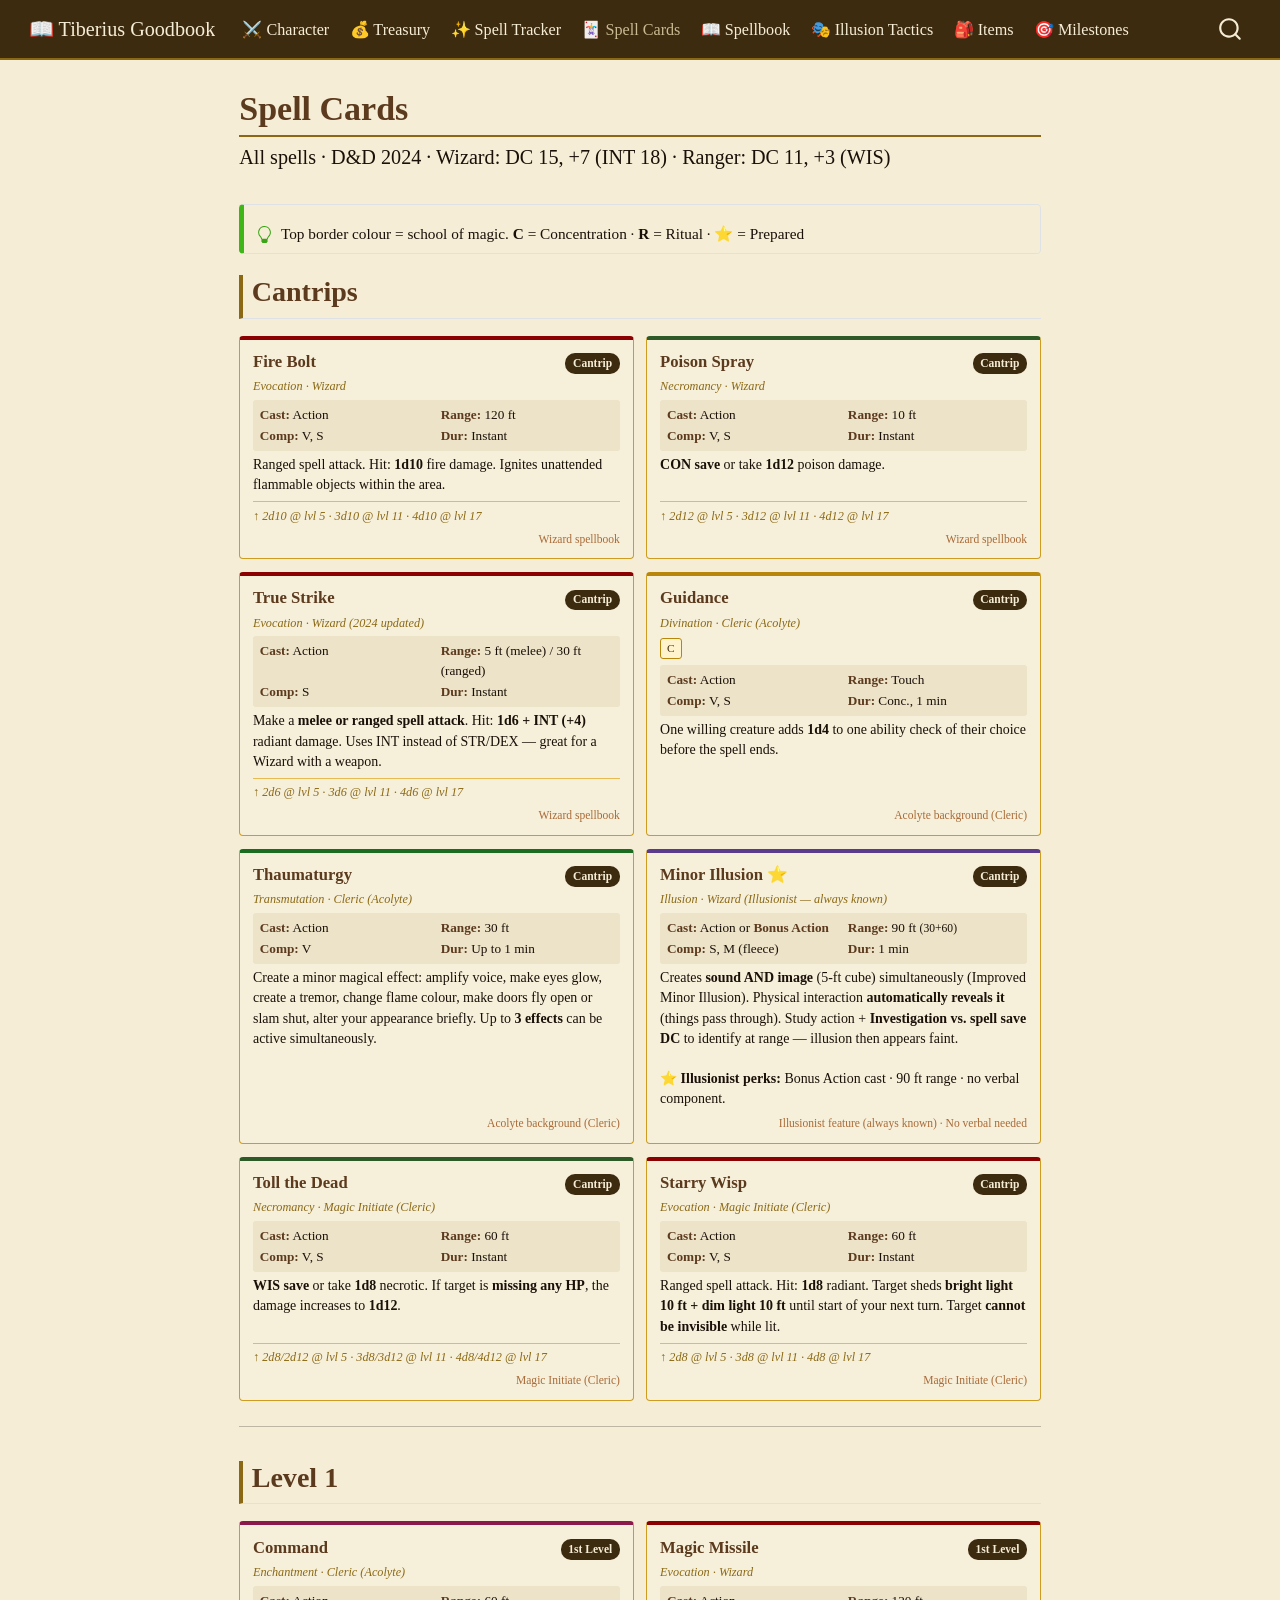
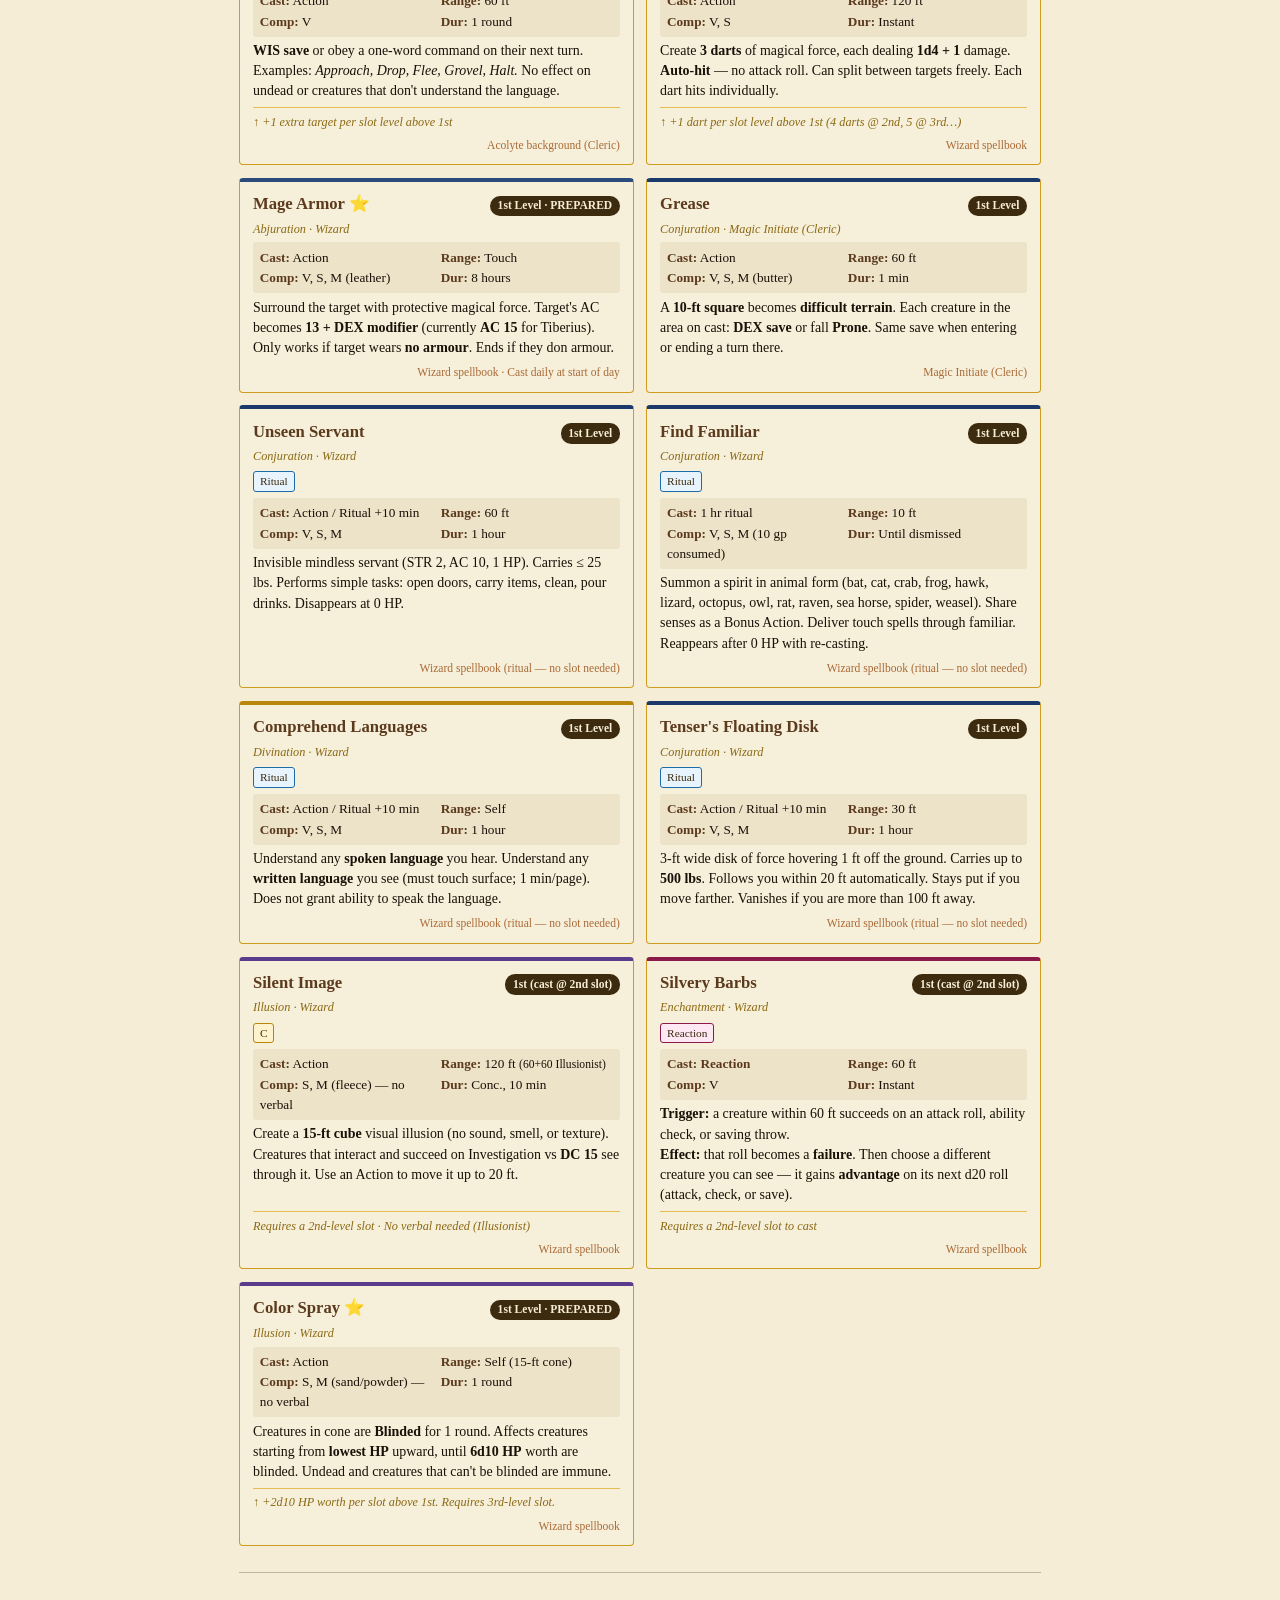
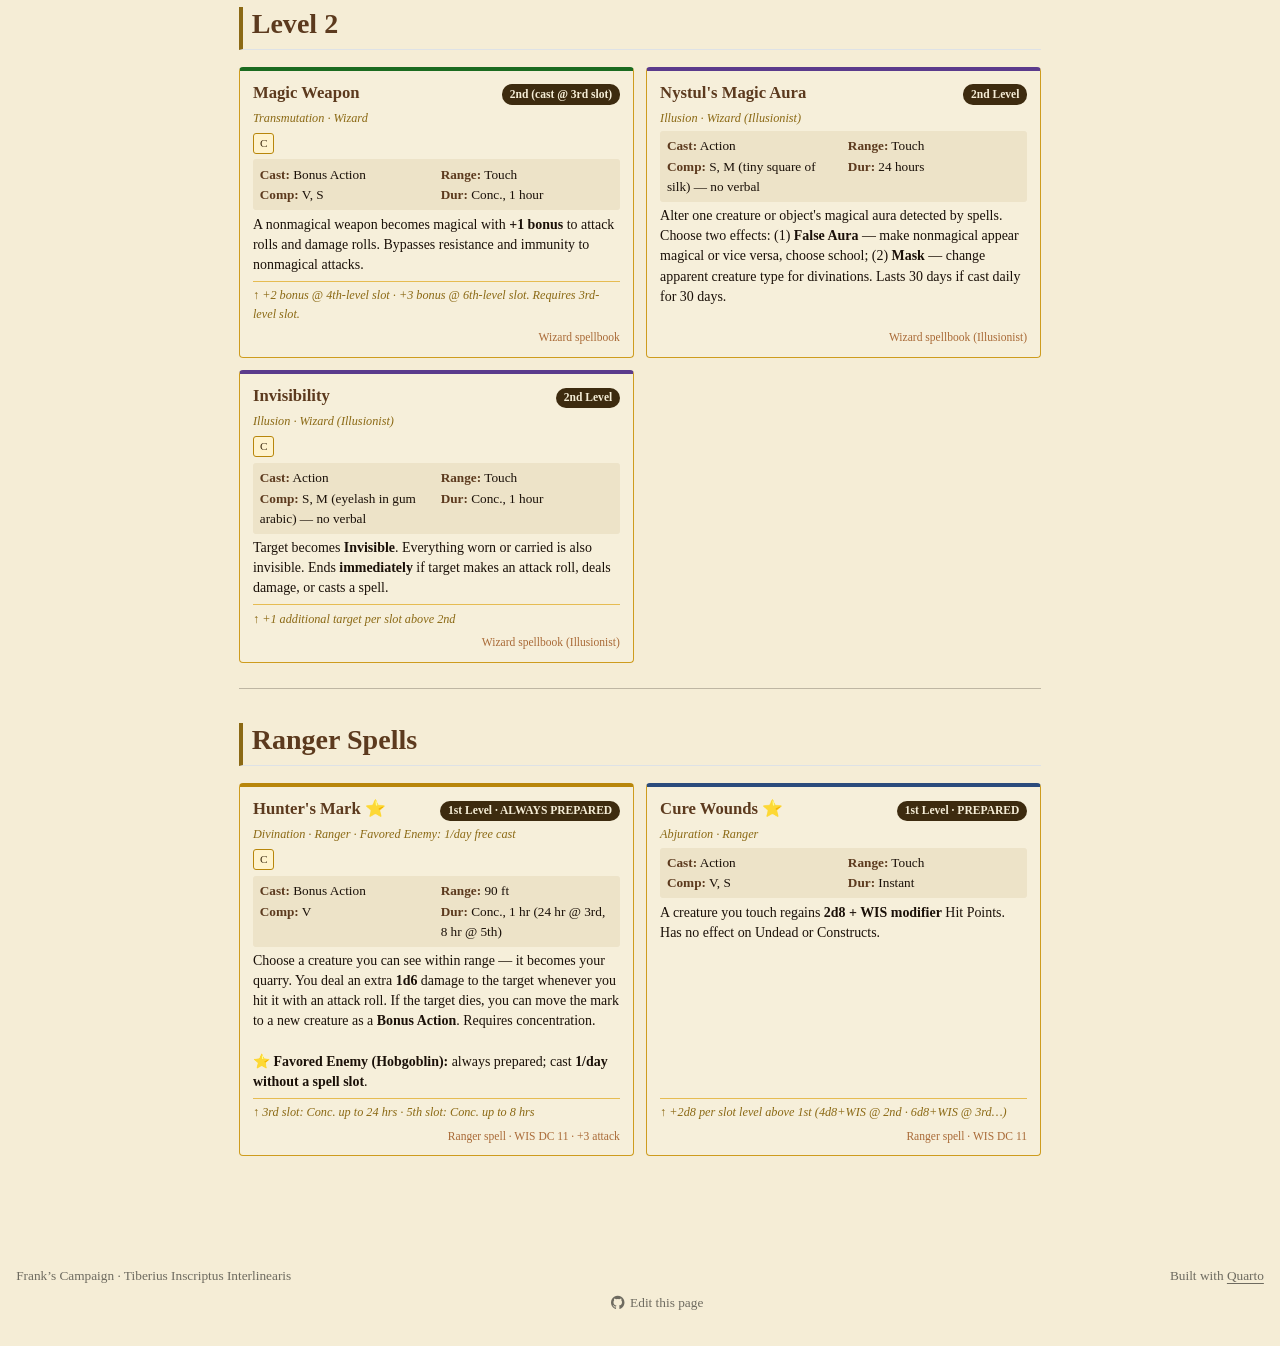
<file: docs/spellcards.html>
<!DOCTYPE html>
<html xmlns="http://www.w3.org/1999/xhtml" lang="en" xml:lang="en"><head>

<meta charset="utf-8">
<meta name="generator" content="quarto-1.9.12">

<meta name="viewport" content="width=device-width, initial-scale=1.0, user-scalable=yes">


<title>Spell Cards – The Goodbook — Tiberius</title>
<style>
code{white-space: pre-wrap;}
span.smallcaps{font-variant: small-caps;}
div.columns{display: flex; gap: min(4vw, 1.5em);}
div.column{flex: auto; overflow-x: auto;}
div.hanging-indent{margin-left: 1.5em; text-indent: -1.5em;}
ul.task-list{list-style: none;}
ul.task-list li input[type="checkbox"] {
  width: 0.8em;
  margin: 0 0.8em 0.2em -1em; /* quarto-specific, see https://github.com/quarto-dev/quarto-cli/issues/4556 */ 
  vertical-align: middle;
}
</style>


<script src="site_libs/quarto-nav/quarto-nav.js"></script>
<script src="site_libs/quarto-nav/headroom.min.js"></script>
<script src="site_libs/clipboard/clipboard.min.js"></script>
<script src="site_libs/quarto-search/autocomplete.umd.js"></script>
<script src="site_libs/quarto-search/fuse.min.js"></script>
<script src="site_libs/quarto-search/quarto-search.js"></script>
<meta name="quarto:offset" content="./">
<link href="./assets/favicon.png" rel="icon" type="image/png">
<script src="site_libs/quarto-html/quarto.js" type="module"></script>
<script src="site_libs/quarto-html/tabsets/tabsets.js" type="module"></script>
<script src="site_libs/quarto-html/axe/axe-check.js" type="module"></script>
<script src="site_libs/quarto-html/popper.min.js"></script>
<script src="site_libs/quarto-html/tippy.umd.min.js"></script>
<script src="site_libs/quarto-html/anchor.min.js"></script>
<link href="site_libs/quarto-html/tippy.css" rel="stylesheet">
<link href="site_libs/quarto-html/quarto-syntax-highlighting-cdaacfc258cb6f151192107f105ac881.css" rel="stylesheet" id="quarto-text-highlighting-styles">
<script src="site_libs/bootstrap/bootstrap.min.js"></script>
<link href="site_libs/bootstrap/bootstrap-icons.css" rel="stylesheet">
<link href="site_libs/bootstrap/bootstrap-595ac2289d5b0f4f6ef764df2582cfe8.min.css" rel="stylesheet" append-hash="true" id="quarto-bootstrap" data-mode="light">
<script id="quarto-search-options" type="application/json">{
  "location": "navbar",
  "copy-button": false,
  "collapse-after": 3,
  "panel-placement": "end",
  "type": "overlay",
  "limit": 50,
  "keyboard-shortcut": [
    "f",
    "/",
    "s"
  ],
  "show-item-context": false,
  "language": {
    "search-no-results-text": "No results",
    "search-matching-documents-text": "matching documents",
    "search-copy-link-title": "Copy link to search",
    "search-hide-matches-text": "Hide additional matches",
    "search-more-match-text": "more match in this document",
    "search-more-matches-text": "more matches in this document",
    "search-clear-button-title": "Clear",
    "search-text-placeholder": "",
    "search-detached-cancel-button-title": "Cancel",
    "search-submit-button-title": "Submit",
    "search-label": "Search"
  }
}</script>
<style>html{ scroll-behavior: smooth; }</style>


</head>

<body class="nav-fixed fullcontent quarto-light">

<div id="quarto-search-results"></div>
  <header id="quarto-header" class="headroom fixed-top">
    <nav class="navbar navbar-expand-lg " data-bs-theme="dark">
      <div class="navbar-container container-fluid">
      <div class="navbar-brand-container mx-auto">
    <a class="navbar-brand" href="./index.html">
    <span class="navbar-title">📖 Tiberius Goodbook</span>
    </a>
  </div>
            <div id="quarto-search" class="" title="Search"></div>
          <button class="navbar-toggler" type="button" data-bs-toggle="collapse" data-bs-target="#navbarCollapse" aria-controls="navbarCollapse" role="menu" aria-expanded="false" aria-label="Toggle navigation" onclick="if (window.quartoToggleHeadroom) { window.quartoToggleHeadroom(); }">
  <span class="navbar-toggler-icon"></span>
</button>
          <div class="collapse navbar-collapse" id="navbarCollapse">
            <ul class="navbar-nav navbar-nav-scroll me-auto">
  <li class="nav-item">
    <a class="nav-link" href="./index.html"> 
<span class="menu-text">⚔️ Character</span></a>
  </li>  
  <li class="nav-item">
    <a class="nav-link" href="./treasury.html"> 
<span class="menu-text">💰 Treasury</span></a>
  </li>  
  <li class="nav-item">
    <a class="nav-link" href="./spells.html"> 
<span class="menu-text">✨ Spell Tracker</span></a>
  </li>  
  <li class="nav-item">
    <a class="nav-link active" href="./spellcards.html" aria-current="page"> 
<span class="menu-text">🃏 Spell Cards</span></a>
  </li>  
  <li class="nav-item">
    <a class="nav-link" href="./spellbook.html"> 
<span class="menu-text">📖 Spellbook</span></a>
  </li>  
  <li class="nav-item">
    <a class="nav-link" href="./illusion-tactics.html"> 
<span class="menu-text">🎭 Illusion Tactics</span></a>
  </li>  
  <li class="nav-item">
    <a class="nav-link" href="./items.html"> 
<span class="menu-text">🎒 Items</span></a>
  </li>  
  <li class="nav-item">
    <a class="nav-link" href="./milestones.html"> 
<span class="menu-text">🎯 Milestones</span></a>
  </li>  
</ul>
          </div> <!-- /navcollapse -->
            <div class="quarto-navbar-tools">
</div>
      </div> <!-- /container-fluid -->
    </nav>
</header>
<!-- content -->
<div id="quarto-content" class="quarto-container page-columns page-rows-contents page-layout-article page-navbar">
<!-- sidebar -->
<!-- margin-sidebar -->
    
<!-- main -->
<main class="content" id="quarto-document-content">

<header id="title-block-header" class="quarto-title-block default">
<div class="quarto-title">
<h1 class="title">Spell Cards</h1>
<p class="subtitle lead">All spells · D&amp;D 2024 · Wizard: DC 15, +7 (INT 18) · Ranger: DC 11, +3 (WIS)</p>
</div>



<div class="quarto-title-meta">

    
  
    
  </div>
  


</header>


<div class="callout callout-style-simple callout-tip">
<div class="callout-body d-flex">
<div class="callout-icon-container">
<i class="callout-icon"></i>
</div>
<div class="callout-body-container">
<p>Top border colour = school of magic. <strong>C</strong> = Concentration · <strong>R</strong> = Ritual · ⭐ = Prepared</p>
</div>
</div>
</div>
<section id="cantrips" class="level2">
<h2 class="anchored" data-anchor-id="cantrips">Cantrips</h2>
<div class="spell-grid">

  <div class="spell-card sc-evocation">
    <div class="spell-header"><span class="spell-name">Fire Bolt</span><span class="spell-level-badge">Cantrip</span></div>
    <div class="spell-school">Evocation · Wizard</div>
    <div class="spell-stats">
      <span><b>Cast:</b> Action</span><span><b>Range:</b> 120 ft</span>
      <span><b>Comp:</b> V, S</span><span><b>Dur:</b> Instant</span>
    </div>
    <div class="spell-desc">Ranged spell attack. Hit: <b>1d10</b> fire damage. Ignites unattended flammable objects within the area.</div>
    <div class="spell-upcast">↑ 2d10 @ lvl 5 · 3d10 @ lvl 11 · 4d10 @ lvl 17</div>
    <div class="spell-source">Wizard spellbook</div>
  </div>

  <div class="spell-card sc-necromancy">
    <div class="spell-header"><span class="spell-name">Poison Spray</span><span class="spell-level-badge">Cantrip</span></div>
    <div class="spell-school">Necromancy · Wizard</div>
    <div class="spell-stats">
      <span><b>Cast:</b> Action</span><span><b>Range:</b> 10 ft</span>
      <span><b>Comp:</b> V, S</span><span><b>Dur:</b> Instant</span>
    </div>
    <div class="spell-desc"><b>CON save</b> or take <b>1d12</b> poison damage.</div>
    <div class="spell-upcast">↑ 2d12 @ lvl 5 · 3d12 @ lvl 11 · 4d12 @ lvl 17</div>
    <div class="spell-source">Wizard spellbook</div>
  </div>

  <div class="spell-card sc-evocation">
    <div class="spell-header"><span class="spell-name">True Strike</span><span class="spell-level-badge">Cantrip</span></div>
    <div class="spell-school">Evocation · Wizard <em>(2024 updated)</em></div>
    <div class="spell-stats">
      <span><b>Cast:</b> Action</span><span><b>Range:</b> 5 ft (melee) / 30 ft (ranged)</span>
      <span><b>Comp:</b> S</span><span><b>Dur:</b> Instant</span>
    </div>
    <div class="spell-desc">Make a <b>melee or ranged spell attack</b>. Hit: <b>1d6 + INT (+4)</b> radiant damage. Uses INT instead of STR/DEX — great for a Wizard with a weapon.</div>
    <div class="spell-upcast">↑ 2d6 @ lvl 5 · 3d6 @ lvl 11 · 4d6 @ lvl 17</div>
    <div class="spell-source">Wizard spellbook</div>
  </div>

  <div class="spell-card sc-divination">
    <div class="spell-header"><span class="spell-name">Guidance</span><span class="spell-level-badge">Cantrip</span></div>
    <div class="spell-school">Divination · Cleric (Acolyte)</div>
    <div class="spell-tags"><span class="spell-tag conc">C</span></div>
    <div class="spell-stats">
      <span><b>Cast:</b> Action</span><span><b>Range:</b> Touch</span>
      <span><b>Comp:</b> V, S</span><span><b>Dur:</b> Conc., 1 min</span>
    </div>
    <div class="spell-desc">One willing creature adds <b>1d4</b> to one ability check of their choice before the spell ends.</div>
    <div class="spell-source">Acolyte background (Cleric)</div>
  </div>

  <div class="spell-card sc-transmutation">
    <div class="spell-header"><span class="spell-name">Thaumaturgy</span><span class="spell-level-badge">Cantrip</span></div>
    <div class="spell-school">Transmutation · Cleric (Acolyte)</div>
    <div class="spell-stats">
      <span><b>Cast:</b> Action</span><span><b>Range:</b> 30 ft</span>
      <span><b>Comp:</b> V</span><span><b>Dur:</b> Up to 1 min</span>
    </div>
    <div class="spell-desc">Create a minor magical effect: amplify voice, make eyes glow, create a tremor, change flame colour, make doors fly open or slam shut, alter your appearance briefly. Up to <b>3 effects</b> can be active simultaneously.</div>
    <div class="spell-source">Acolyte background (Cleric)</div>
  </div>

  <div class="spell-card sc-illusion">
    <div class="spell-header"><span class="spell-name">Minor Illusion ⭐</span><span class="spell-level-badge">Cantrip</span></div>
    <div class="spell-school">Illusion · Wizard (Illusionist — always known)</div>
    <div class="spell-stats">
      <span><b>Cast:</b> Action or <b>Bonus Action</b></span><span><b>Range:</b> 90 ft <small>(30+60)</small></span>
      <span><b>Comp:</b> S, M (fleece)</span><span><b>Dur:</b> 1 min</span>
    </div>
    <div class="spell-desc">Creates <b>sound AND image</b> (5-ft cube) simultaneously (Improved Minor Illusion). Physical interaction <b>automatically reveals it</b> (things pass through). Study action + <b>Investigation vs. spell save DC</b> to identify at range — illusion then appears faint.<br><br>⭐ <b>Illusionist perks:</b> Bonus Action cast · 90 ft range · no verbal component.</div>
    <div class="spell-source">Illusionist feature (always known) · No verbal needed</div>
  </div>

  <div class="spell-card sc-necromancy">
    <div class="spell-header"><span class="spell-name">Toll the Dead</span><span class="spell-level-badge">Cantrip</span></div>
    <div class="spell-school">Necromancy · Magic Initiate (Cleric)</div>
    <div class="spell-stats">
      <span><b>Cast:</b> Action</span><span><b>Range:</b> 60 ft</span>
      <span><b>Comp:</b> V, S</span><span><b>Dur:</b> Instant</span>
    </div>
    <div class="spell-desc"><b>WIS save</b> or take <b>1d8</b> necrotic. If target is <b>missing any HP</b>, the damage increases to <b>1d12</b>.</div>
    <div class="spell-upcast">↑ 2d8/2d12 @ lvl 5 · 3d8/3d12 @ lvl 11 · 4d8/4d12 @ lvl 17</div>
    <div class="spell-source">Magic Initiate (Cleric)</div>
  </div>

  <div class="spell-card sc-evocation">
    <div class="spell-header"><span class="spell-name">Starry Wisp</span><span class="spell-level-badge">Cantrip</span></div>
    <div class="spell-school">Evocation · Magic Initiate (Cleric)</div>
    <div class="spell-stats">
      <span><b>Cast:</b> Action</span><span><b>Range:</b> 60 ft</span>
      <span><b>Comp:</b> V, S</span><span><b>Dur:</b> Instant</span>
    </div>
    <div class="spell-desc">Ranged spell attack. Hit: <b>1d8</b> radiant. Target sheds <b>bright light 10 ft + dim light 10 ft</b> until start of your next turn. Target <b>cannot be invisible</b> while lit.</div>
    <div class="spell-upcast">↑ 2d8 @ lvl 5 · 3d8 @ lvl 11 · 4d8 @ lvl 17</div>
    <div class="spell-source">Magic Initiate (Cleric)</div>
  </div>

</div>
<hr>
</section>
<section id="level-1" class="level2">
<h2 class="anchored" data-anchor-id="level-1">Level 1</h2>
<div class="spell-grid">

  <div class="spell-card sc-enchantment">
    <div class="spell-header"><span class="spell-name">Command</span><span class="spell-level-badge">1st Level</span></div>
    <div class="spell-school">Enchantment · Cleric (Acolyte)</div>
    <div class="spell-stats">
      <span><b>Cast:</b> Action</span><span><b>Range:</b> 60 ft</span>
      <span><b>Comp:</b> V</span><span><b>Dur:</b> 1 round</span>
    </div>
    <div class="spell-desc"><b>WIS save</b> or obey a one-word command on their next turn. Examples: <em>Approach, Drop, Flee, Grovel, Halt.</em> No effect on undead or creatures that don't understand the language.</div>
    <div class="spell-upcast">↑ +1 extra target per slot level above 1st</div>
    <div class="spell-source">Acolyte background (Cleric)</div>
  </div>

  <div class="spell-card sc-evocation">
    <div class="spell-header"><span class="spell-name">Magic Missile</span><span class="spell-level-badge">1st Level</span></div>
    <div class="spell-school">Evocation · Wizard</div>
    <div class="spell-stats">
      <span><b>Cast:</b> Action</span><span><b>Range:</b> 120 ft</span>
      <span><b>Comp:</b> V, S</span><span><b>Dur:</b> Instant</span>
    </div>
    <div class="spell-desc">Create <b>3 darts</b> of magical force, each dealing <b>1d4 + 1</b> damage. <b>Auto-hit</b> — no attack roll. Can split between targets freely. Each dart hits individually.</div>
    <div class="spell-upcast">↑ +1 dart per slot level above 1st (4 darts @ 2nd, 5 @ 3rd…)</div>
    <div class="spell-source">Wizard spellbook</div>
  </div>

  <div class="spell-card sc-abjuration">
    <div class="spell-header"><span class="spell-name">Mage Armor ⭐</span><span class="spell-level-badge">1st Level · PREPARED</span></div>
    <div class="spell-school">Abjuration · Wizard</div>
    <div class="spell-stats">
      <span><b>Cast:</b> Action</span><span><b>Range:</b> Touch</span>
      <span><b>Comp:</b> V, S, M (leather)</span><span><b>Dur:</b> 8 hours</span>
    </div>
    <div class="spell-desc">Surround the target with protective magical force. Target's AC becomes <b>13 + DEX modifier</b> (currently <b>AC 15</b> for Tiberius). Only works if target wears <b>no armour</b>. Ends if they don armour.</div>
    <div class="spell-source">Wizard spellbook · Cast daily at start of day</div>
  </div>

  <div class="spell-card sc-conjuration">
    <div class="spell-header"><span class="spell-name">Grease</span><span class="spell-level-badge">1st Level</span></div>
    <div class="spell-school">Conjuration · Magic Initiate (Cleric)</div>
    <div class="spell-stats">
      <span><b>Cast:</b> Action</span><span><b>Range:</b> 60 ft</span>
      <span><b>Comp:</b> V, S, M (butter)</span><span><b>Dur:</b> 1 min</span>
    </div>
    <div class="spell-desc">A <b>10-ft square</b> becomes <b>difficult terrain</b>. Each creature in the area on cast: <b>DEX save</b> or fall <b>Prone</b>. Same save when entering or ending a turn there.</div>
    <div class="spell-source">Magic Initiate (Cleric)</div>
  </div>

  <div class="spell-card sc-conjuration">
    <div class="spell-header"><span class="spell-name">Unseen Servant</span><span class="spell-level-badge">1st Level</span></div>
    <div class="spell-school">Conjuration · Wizard</div>
    <div class="spell-tags"><span class="spell-tag ritual">Ritual</span></div>
    <div class="spell-stats">
      <span><b>Cast:</b> Action / Ritual +10 min</span><span><b>Range:</b> 60 ft</span>
      <span><b>Comp:</b> V, S, M</span><span><b>Dur:</b> 1 hour</span>
    </div>
    <div class="spell-desc">Invisible mindless servant (STR 2, AC 10, 1 HP). Carries ≤ 25 lbs. Performs simple tasks: open doors, carry items, clean, pour drinks. Disappears at 0 HP.</div>
    <div class="spell-source">Wizard spellbook (ritual — no slot needed)</div>
  </div>

  <div class="spell-card sc-conjuration">
    <div class="spell-header"><span class="spell-name">Find Familiar</span><span class="spell-level-badge">1st Level</span></div>
    <div class="spell-school">Conjuration · Wizard</div>
    <div class="spell-tags"><span class="spell-tag ritual">Ritual</span></div>
    <div class="spell-stats">
      <span><b>Cast:</b> 1 hr ritual</span><span><b>Range:</b> 10 ft</span>
      <span><b>Comp:</b> V, S, M (10 gp consumed)</span><span><b>Dur:</b> Until dismissed</span>
    </div>
    <div class="spell-desc">Summon a spirit in animal form (bat, cat, crab, frog, hawk, lizard, octopus, owl, rat, raven, sea horse, spider, weasel). Share senses as a Bonus Action. Deliver touch spells through familiar. Reappears after 0 HP with re-casting.</div>
    <div class="spell-source">Wizard spellbook (ritual — no slot needed)</div>
  </div>

  <div class="spell-card sc-divination">
    <div class="spell-header"><span class="spell-name">Comprehend Languages</span><span class="spell-level-badge">1st Level</span></div>
    <div class="spell-school">Divination · Wizard</div>
    <div class="spell-tags"><span class="spell-tag ritual">Ritual</span></div>
    <div class="spell-stats">
      <span><b>Cast:</b> Action / Ritual +10 min</span><span><b>Range:</b> Self</span>
      <span><b>Comp:</b> V, S, M</span><span><b>Dur:</b> 1 hour</span>
    </div>
    <div class="spell-desc">Understand any <b>spoken language</b> you hear. Understand any <b>written language</b> you see (must touch surface; 1 min/page). Does not grant ability to speak the language.</div>
    <div class="spell-source">Wizard spellbook (ritual — no slot needed)</div>
  </div>

  <div class="spell-card sc-conjuration">
    <div class="spell-header"><span class="spell-name">Tenser's Floating Disk</span><span class="spell-level-badge">1st Level</span></div>
    <div class="spell-school">Conjuration · Wizard</div>
    <div class="spell-tags"><span class="spell-tag ritual">Ritual</span></div>
    <div class="spell-stats">
      <span><b>Cast:</b> Action / Ritual +10 min</span><span><b>Range:</b> 30 ft</span>
      <span><b>Comp:</b> V, S, M</span><span><b>Dur:</b> 1 hour</span>
    </div>
    <div class="spell-desc">3-ft wide disk of force hovering 1 ft off the ground. Carries up to <b>500 lbs</b>. Follows you within 20 ft automatically. Stays put if you move farther. Vanishes if you are more than 100 ft away.</div>
    <div class="spell-source">Wizard spellbook (ritual — no slot needed)</div>
  </div>

  <div class="spell-card sc-illusion">
    <div class="spell-header"><span class="spell-name">Silent Image</span><span class="spell-level-badge">1st (cast @ 2nd slot)</span></div>
    <div class="spell-school">Illusion · Wizard</div>
    <div class="spell-tags"><span class="spell-tag conc">C</span></div>
    <div class="spell-stats">
      <span><b>Cast:</b> Action</span><span><b>Range:</b> 120 ft <small>(60+60 Illusionist)</small></span>
      <span><b>Comp:</b> S, M (fleece) — no verbal</span><span><b>Dur:</b> Conc., 10 min</span>
    </div>
    <div class="spell-desc">Create a <b>15-ft cube</b> visual illusion (no sound, smell, or texture). Creatures that interact and succeed on Investigation vs <b>DC 15</b> see through it. Use an Action to move it up to 20 ft.</div>
    <div class="spell-upcast">Requires a 2nd-level slot · No verbal needed (Illusionist)</div>
    <div class="spell-source">Wizard spellbook</div>
  </div>

  <div class="spell-card sc-enchantment">
    <div class="spell-header"><span class="spell-name">Silvery Barbs</span><span class="spell-level-badge">1st (cast @ 2nd slot)</span></div>
    <div class="spell-school">Enchantment · Wizard</div>
    <div class="spell-tags"><span class="spell-tag react">Reaction</span></div>
    <div class="spell-stats">
      <span><b>Cast:</b> <b>Reaction</b></span><span><b>Range:</b> 60 ft</span>
      <span><b>Comp:</b> V</span><span><b>Dur:</b> Instant</span>
    </div>
    <div class="spell-desc"><b>Trigger:</b> a creature within 60 ft succeeds on an attack roll, ability check, or saving throw.<br><b>Effect:</b> that roll becomes a <b>failure</b>. Then choose a different creature you can see — it gains <b>advantage</b> on its next d20 roll (attack, check, or save).</div>
    <div class="spell-upcast">Requires a 2nd-level slot to cast</div>
    <div class="spell-source">Wizard spellbook</div>
  </div>

  <div class="spell-card sc-illusion">
    <div class="spell-header"><span class="spell-name">Color Spray ⭐</span><span class="spell-level-badge">1st Level · PREPARED</span></div>
    <div class="spell-school">Illusion · Wizard</div>
    <div class="spell-stats">
      <span><b>Cast:</b> Action</span><span><b>Range:</b> Self (15-ft cone)</span>
      <span><b>Comp:</b> S, M (sand/powder) — no verbal</span><span><b>Dur:</b> 1 round</span>
    </div>
    <div class="spell-desc">Creatures in cone are <b>Blinded</b> for 1 round. Affects creatures starting from <b>lowest HP</b> upward, until <b>6d10 HP</b> worth are blinded. Undead and creatures that can't be blinded are immune.</div>
    <div class="spell-upcast">↑ +2d10 HP worth per slot above 1st. Requires 3rd-level slot.</div>
    <div class="spell-source">Wizard spellbook</div>
  </div>

</div>
<hr>
</section>
<section id="level-2" class="level2">
<h2 class="anchored" data-anchor-id="level-2">Level 2</h2>
<div class="spell-grid">

  <div class="spell-card sc-transmutation">
    <div class="spell-header"><span class="spell-name">Magic Weapon</span><span class="spell-level-badge">2nd (cast @ 3rd slot)</span></div>
    <div class="spell-school">Transmutation · Wizard</div>
    <div class="spell-tags"><span class="spell-tag conc">C</span></div>
    <div class="spell-stats">
      <span><b>Cast:</b> Bonus Action</span><span><b>Range:</b> Touch</span>
      <span><b>Comp:</b> V, S</span><span><b>Dur:</b> Conc., 1 hour</span>
    </div>
    <div class="spell-desc">A nonmagical weapon becomes magical with <b>+1 bonus</b> to attack rolls and damage rolls. Bypasses resistance and immunity to nonmagical attacks.</div>
    <div class="spell-upcast">↑ +2 bonus @ 4th-level slot · +3 bonus @ 6th-level slot. Requires 3rd-level slot.</div>
    <div class="spell-source">Wizard spellbook</div>
  </div>

  <div class="spell-card sc-illusion">
    <div class="spell-header"><span class="spell-name">Nystul's Magic Aura</span><span class="spell-level-badge">2nd Level</span></div>
    <div class="spell-school">Illusion · Wizard (Illusionist)</div>
    <div class="spell-stats">
      <span><b>Cast:</b> Action</span><span><b>Range:</b> Touch</span>
      <span><b>Comp:</b> S, M (tiny square of silk) — no verbal</span><span><b>Dur:</b> 24 hours</span>
    </div>
    <div class="spell-desc">Alter one creature or object's magical aura detected by spells. Choose two effects: (1) <b>False Aura</b> — make nonmagical appear magical or vice versa, choose school; (2) <b>Mask</b> — change apparent creature type for divinations. Lasts 30 days if cast daily for 30 days.</div>
    <div class="spell-source">Wizard spellbook (Illusionist)</div>
  </div>

  <div class="spell-card sc-illusion">
    <div class="spell-header"><span class="spell-name">Invisibility</span><span class="spell-level-badge">2nd Level</span></div>
    <div class="spell-school">Illusion · Wizard (Illusionist)</div>
    <div class="spell-tags"><span class="spell-tag conc">C</span></div>
    <div class="spell-stats">
      <span><b>Cast:</b> Action</span><span><b>Range:</b> Touch</span>
      <span><b>Comp:</b> S, M (eyelash in gum arabic) — no verbal</span><span><b>Dur:</b> Conc., 1 hour</span>
    </div>
    <div class="spell-desc">Target becomes <b>Invisible</b>. Everything worn or carried is also invisible. Ends <b>immediately</b> if target makes an attack roll, deals damage, or casts a spell.</div>
    <div class="spell-upcast">↑ +1 additional target per slot above 2nd</div>
    <div class="spell-source">Wizard spellbook (Illusionist)</div>
  </div>


</div>
<hr>
</section>
<section id="ranger-spells" class="level2">
<h2 class="anchored" data-anchor-id="ranger-spells">Ranger Spells</h2>
<div class="spell-grid">

  <div class="spell-card sc-divination">
    <div class="spell-header"><span class="spell-name">Hunter's Mark ⭐</span><span class="spell-level-badge">1st Level · ALWAYS PREPARED</span></div>
    <div class="spell-school">Divination · Ranger · <em>Favored Enemy: 1/day free cast</em></div>
    <div class="spell-tags"><span class="spell-tag conc">C</span></div>
    <div class="spell-stats">
      <span><b>Cast:</b> Bonus Action</span><span><b>Range:</b> 90 ft</span>
      <span><b>Comp:</b> V</span><span><b>Dur:</b> Conc., 1 hr (24 hr @ 3rd, 8 hr @ 5th)</span>
    </div>
    <div class="spell-desc">Choose a creature you can see within range — it becomes your quarry. You deal an extra <b>1d6</b> damage to the target whenever you hit it with an attack roll. If the target dies, you can move the mark to a new creature as a <b>Bonus Action</b>. Requires concentration.<br><br>⭐ <b>Favored Enemy (Hobgoblin):</b> always prepared; cast <b>1/day without a spell slot</b>.</div>
    <div class="spell-upcast">↑ 3rd slot: Conc. up to 24 hrs · 5th slot: Conc. up to 8 hrs</div>
    <div class="spell-source">Ranger spell · WIS DC 11 · +3 attack</div>
  </div>

  <div class="spell-card sc-abjuration">
    <div class="spell-header"><span class="spell-name">Cure Wounds ⭐</span><span class="spell-level-badge">1st Level · PREPARED</span></div>
    <div class="spell-school">Abjuration · Ranger</div>
    <div class="spell-stats">
      <span><b>Cast:</b> Action</span><span><b>Range:</b> Touch</span>
      <span><b>Comp:</b> V, S</span><span><b>Dur:</b> Instant</span>
    </div>
    <div class="spell-desc">A creature you touch regains <b>2d8 + WIS modifier</b> Hit Points. Has no effect on Undead or Constructs.</div>
    <div class="spell-upcast">↑ +2d8 per slot level above 1st (4d8+WIS @ 2nd · 6d8+WIS @ 3rd…)</div>
    <div class="spell-source">Ranger spell · WIS DC 11</div>
  </div>

</div>


</section>

</main> <!-- /main -->
<script id="quarto-html-after-body" type="application/javascript">
  window.document.addEventListener("DOMContentLoaded", function (event) {
    const icon = "";
    const anchorJS = new window.AnchorJS();
    anchorJS.options = {
      placement: 'right',
      icon: icon
    };
    anchorJS.add('.anchored');
    const isCodeAnnotation = (el) => {
      for (const clz of el.classList) {
        if (clz.startsWith('code-annotation-')) {                     
          return true;
        }
      }
      return false;
    }
    const onCopySuccess = function(e) {
      // button target
      const button = e.trigger;
      // don't keep focus
      button.blur();
      // flash "checked"
      button.classList.add('code-copy-button-checked');
      var currentTitle = button.getAttribute("title");
      button.setAttribute("title", "Copied!");
      let tooltip;
      if (window.bootstrap) {
        button.setAttribute("data-bs-toggle", "tooltip");
        button.setAttribute("data-bs-placement", "left");
        button.setAttribute("data-bs-title", "Copied!");
        tooltip = new bootstrap.Tooltip(button, 
          { trigger: "manual", 
            customClass: "code-copy-button-tooltip",
            offset: [0, -8]});
        tooltip.show();    
      }
      setTimeout(function() {
        if (tooltip) {
          tooltip.hide();
          button.removeAttribute("data-bs-title");
          button.removeAttribute("data-bs-toggle");
          button.removeAttribute("data-bs-placement");
        }
        button.setAttribute("title", currentTitle);
        button.classList.remove('code-copy-button-checked');
      }, 1000);
      // clear code selection
      e.clearSelection();
    }
    const getTextToCopy = function(trigger) {
      const outerScaffold = trigger.parentElement.cloneNode(true);
      const codeEl = outerScaffold.querySelector('code');
      for (const childEl of codeEl.children) {
        if (isCodeAnnotation(childEl)) {
          childEl.remove();
        }
      }
      return codeEl.innerText;
    }
    const clipboard = new window.ClipboardJS('.code-copy-button:not([data-in-quarto-modal])', {
      text: getTextToCopy
    });
    clipboard.on('success', onCopySuccess);
    if (window.document.getElementById('quarto-embedded-source-code-modal')) {
      const clipboardModal = new window.ClipboardJS('.code-copy-button[data-in-quarto-modal]', {
        text: getTextToCopy,
        container: window.document.getElementById('quarto-embedded-source-code-modal')
      });
      clipboardModal.on('success', onCopySuccess);
    }
      var localhostRegex = new RegExp(/^(?:http|https):\/\/localhost\:?[0-9]*\//);
      var mailtoRegex = new RegExp(/^mailto:/);
        var filterRegex = new RegExp('/' + window.location.host + '/');
      var isInternal = (href) => {
          return filterRegex.test(href) || localhostRegex.test(href) || mailtoRegex.test(href);
      }
      // Inspect non-navigation links and adorn them if external
     var links = window.document.querySelectorAll('a[href]:not(.nav-link):not(.navbar-brand):not(.toc-action):not(.sidebar-link):not(.sidebar-item-toggle):not(.pagination-link):not(.no-external):not([aria-hidden]):not(.dropdown-item):not(.quarto-navigation-tool):not(.about-link)');
      for (var i=0; i<links.length; i++) {
        const link = links[i];
        if (!isInternal(link.href)) {
          // undo the damage that might have been done by quarto-nav.js in the case of
          // links that we want to consider external
          if (link.dataset.originalHref !== undefined) {
            link.href = link.dataset.originalHref;
          }
        }
      }
    function tippyHover(el, contentFn, onTriggerFn, onUntriggerFn) {
      const config = {
        allowHTML: true,
        maxWidth: 500,
        delay: 100,
        arrow: false,
        appendTo: function(el) {
            return el.parentElement;
        },
        interactive: true,
        interactiveBorder: 10,
        theme: 'quarto',
        placement: 'bottom-start',
      };
      if (contentFn) {
        config.content = contentFn;
      }
      if (onTriggerFn) {
        config.onTrigger = onTriggerFn;
      }
      if (onUntriggerFn) {
        config.onUntrigger = onUntriggerFn;
      }
      window.tippy(el, config); 
    }
    const noterefs = window.document.querySelectorAll('a[role="doc-noteref"]');
    for (var i=0; i<noterefs.length; i++) {
      const ref = noterefs[i];
      tippyHover(ref, function() {
        // use id or data attribute instead here
        let href = ref.getAttribute('data-footnote-href') || ref.getAttribute('href');
        try { href = new URL(href).hash; } catch {}
        const id = href.replace(/^#\/?/, "");
        const note = window.document.getElementById(id);
        if (note) {
          return note.innerHTML;
        } else {
          return "";
        }
      });
    }
    const xrefs = window.document.querySelectorAll('a.quarto-xref');
    const processXRef = (id, note) => {
      // Strip column container classes
      const stripColumnClz = (el) => {
        el.classList.remove("page-full", "page-columns");
        if (el.children) {
          for (const child of el.children) {
            stripColumnClz(child);
          }
        }
      }
      stripColumnClz(note)
      if (id === null || id.startsWith('sec-')) {
        // Special case sections, only their first couple elements
        const container = document.createElement("div");
        if (note.children && note.children.length > 2) {
          container.appendChild(note.children[0].cloneNode(true));
          for (let i = 1; i < note.children.length; i++) {
            const child = note.children[i];
            if (child.tagName === "P" && child.innerText === "") {
              continue;
            } else {
              container.appendChild(child.cloneNode(true));
              break;
            }
          }
          if (window.Quarto?.typesetMath) {
            window.Quarto.typesetMath(container);
          }
          return container.innerHTML
        } else {
          if (window.Quarto?.typesetMath) {
            window.Quarto.typesetMath(note);
          }
          return note.innerHTML;
        }
      } else {
        // Remove any anchor links if they are present
        const anchorLink = note.querySelector('a.anchorjs-link');
        if (anchorLink) {
          anchorLink.remove();
        }
        if (window.Quarto?.typesetMath) {
          window.Quarto.typesetMath(note);
        }
        if (note.classList.contains("callout")) {
          return note.outerHTML;
        } else {
          return note.innerHTML;
        }
      }
    }
    for (var i=0; i<xrefs.length; i++) {
      const xref = xrefs[i];
      tippyHover(xref, undefined, function(instance) {
        instance.disable();
        let url = xref.getAttribute('href');
        let hash = undefined; 
        if (url.startsWith('#')) {
          hash = url;
        } else {
          try { hash = new URL(url).hash; } catch {}
        }
        if (hash) {
          const id = hash.replace(/^#\/?/, "");
          const note = window.document.getElementById(id);
          if (note !== null) {
            try {
              const html = processXRef(id, note.cloneNode(true));
              instance.setContent(html);
            } finally {
              instance.enable();
              instance.show();
            }
          } else {
            // See if we can fetch this
            fetch(url.split('#')[0])
            .then(res => res.text())
            .then(html => {
              const parser = new DOMParser();
              const htmlDoc = parser.parseFromString(html, "text/html");
              const note = htmlDoc.getElementById(id);
              if (note !== null) {
                const html = processXRef(id, note);
                instance.setContent(html);
              } 
            }).finally(() => {
              instance.enable();
              instance.show();
            });
          }
        } else {
          // See if we can fetch a full url (with no hash to target)
          // This is a special case and we should probably do some content thinning / targeting
          fetch(url)
          .then(res => res.text())
          .then(html => {
            const parser = new DOMParser();
            const htmlDoc = parser.parseFromString(html, "text/html");
            const note = htmlDoc.querySelector('main.content');
            if (note !== null) {
              // This should only happen for chapter cross references
              // (since there is no id in the URL)
              // remove the first header
              if (note.children.length > 0 && note.children[0].tagName === "HEADER") {
                note.children[0].remove();
              }
              const html = processXRef(null, note);
              instance.setContent(html);
            } 
          }).finally(() => {
            instance.enable();
            instance.show();
          });
        }
      }, function(instance) {
      });
    }
        let selectedAnnoteEl;
        const selectorForAnnotation = ( cell, annotation) => {
          let cellAttr = 'data-code-cell="' + cell + '"';
          let lineAttr = 'data-code-annotation="' +  annotation + '"';
          const selector = 'span[' + cellAttr + '][' + lineAttr + ']';
          return selector;
        }
        const selectCodeLines = (annoteEl) => {
          const doc = window.document;
          const targetCell = annoteEl.getAttribute("data-target-cell");
          const targetAnnotation = annoteEl.getAttribute("data-target-annotation");
          const annoteSpan = window.document.querySelector(selectorForAnnotation(targetCell, targetAnnotation));
          const lines = annoteSpan.getAttribute("data-code-lines").split(",");
          const lineIds = lines.map((line) => {
            return targetCell + "-" + line;
          })
          let top = null;
          let height = null;
          let parent = null;
          if (lineIds.length > 0) {
              //compute the position of the single el (top and bottom and make a div)
              const el = window.document.getElementById(lineIds[0]);
              top = el.offsetTop;
              height = el.offsetHeight;
              parent = el.parentElement.parentElement;
            if (lineIds.length > 1) {
              const lastEl = window.document.getElementById(lineIds[lineIds.length - 1]);
              const bottom = lastEl.offsetTop + lastEl.offsetHeight;
              height = bottom - top;
            }
            if (top !== null && height !== null && parent !== null) {
              // cook up a div (if necessary) and position it 
              let div = window.document.getElementById("code-annotation-line-highlight");
              if (div === null) {
                div = window.document.createElement("div");
                div.setAttribute("id", "code-annotation-line-highlight");
                div.style.position = 'absolute';
                parent.appendChild(div);
              }
              div.style.top = top - 2 + "px";
              div.style.height = height + 4 + "px";
              div.style.left = 0;
              let gutterDiv = window.document.getElementById("code-annotation-line-highlight-gutter");
              if (gutterDiv === null) {
                gutterDiv = window.document.createElement("div");
                gutterDiv.setAttribute("id", "code-annotation-line-highlight-gutter");
                gutterDiv.style.position = 'absolute';
                const codeCell = window.document.getElementById(targetCell);
                const gutter = codeCell.querySelector('.code-annotation-gutter');
                gutter.appendChild(gutterDiv);
              }
              gutterDiv.style.top = top - 2 + "px";
              gutterDiv.style.height = height + 4 + "px";
            }
            selectedAnnoteEl = annoteEl;
          }
        };
        const unselectCodeLines = () => {
          const elementsIds = ["code-annotation-line-highlight", "code-annotation-line-highlight-gutter"];
          elementsIds.forEach((elId) => {
            const div = window.document.getElementById(elId);
            if (div) {
              div.remove();
            }
          });
          selectedAnnoteEl = undefined;
        };
          // Handle positioning of the toggle
      window.addEventListener(
        "resize",
        throttle(() => {
          elRect = undefined;
          if (selectedAnnoteEl) {
            selectCodeLines(selectedAnnoteEl);
          }
        }, 10)
      );
      function throttle(fn, ms) {
      let throttle = false;
      let timer;
        return (...args) => {
          if(!throttle) { // first call gets through
              fn.apply(this, args);
              throttle = true;
          } else { // all the others get throttled
              if(timer) clearTimeout(timer); // cancel #2
              timer = setTimeout(() => {
                fn.apply(this, args);
                timer = throttle = false;
              }, ms);
          }
        };
      }
        // Attach click handler to the DT
        const annoteDls = window.document.querySelectorAll('dt[data-target-cell]');
        for (const annoteDlNode of annoteDls) {
          annoteDlNode.addEventListener('click', (event) => {
            const clickedEl = event.target;
            if (clickedEl !== selectedAnnoteEl) {
              unselectCodeLines();
              const activeEl = window.document.querySelector('dt[data-target-cell].code-annotation-active');
              if (activeEl) {
                activeEl.classList.remove('code-annotation-active');
              }
              selectCodeLines(clickedEl);
              clickedEl.classList.add('code-annotation-active');
            } else {
              // Unselect the line
              unselectCodeLines();
              clickedEl.classList.remove('code-annotation-active');
            }
          });
        }
    const findCites = (el) => {
      const parentEl = el.parentElement;
      if (parentEl) {
        const cites = parentEl.dataset.cites;
        if (cites) {
          return {
            el,
            cites: cites.split(' ')
          };
        } else {
          return findCites(el.parentElement)
        }
      } else {
        return undefined;
      }
    };
    var bibliorefs = window.document.querySelectorAll('a[role="doc-biblioref"]');
    for (var i=0; i<bibliorefs.length; i++) {
      const ref = bibliorefs[i];
      const citeInfo = findCites(ref);
      if (citeInfo) {
        tippyHover(citeInfo.el, function() {
          var popup = window.document.createElement('div');
          citeInfo.cites.forEach(function(cite) {
            var citeDiv = window.document.createElement('div');
            citeDiv.classList.add('hanging-indent');
            citeDiv.classList.add('csl-entry');
            var biblioDiv = window.document.getElementById('ref-' + cite);
            if (biblioDiv) {
              citeDiv.innerHTML = biblioDiv.innerHTML;
            }
            popup.appendChild(citeDiv);
          });
          return popup.innerHTML;
        });
      }
    }
  });
  </script>
</div> <!-- /content -->
<footer class="footer">
  <div class="nav-footer">
    <div class="nav-footer-left">
<p>Frank’s Campaign · Tiberius Inscriptus Interlinearis</p>
</div>   
    <div class="nav-footer-center">
      &nbsp;
    <div class="toc-actions"><ul><li><a href="https://github.com/chris-tonomy/Tiberius---Online-Campaign-Frank/edit/main/spellcards.qmd" class="toc-action"><i class="bi bi-github"></i>Edit this page</a></li></ul></div></div>
    <div class="nav-footer-right">
<p>Built with <a href="https://quarto.org">Quarto</a></p>
</div>
  </div>
</footer>




<script src="site_libs/quarto-html/zenscroll-min.js"></script>
</body></html>
</file>
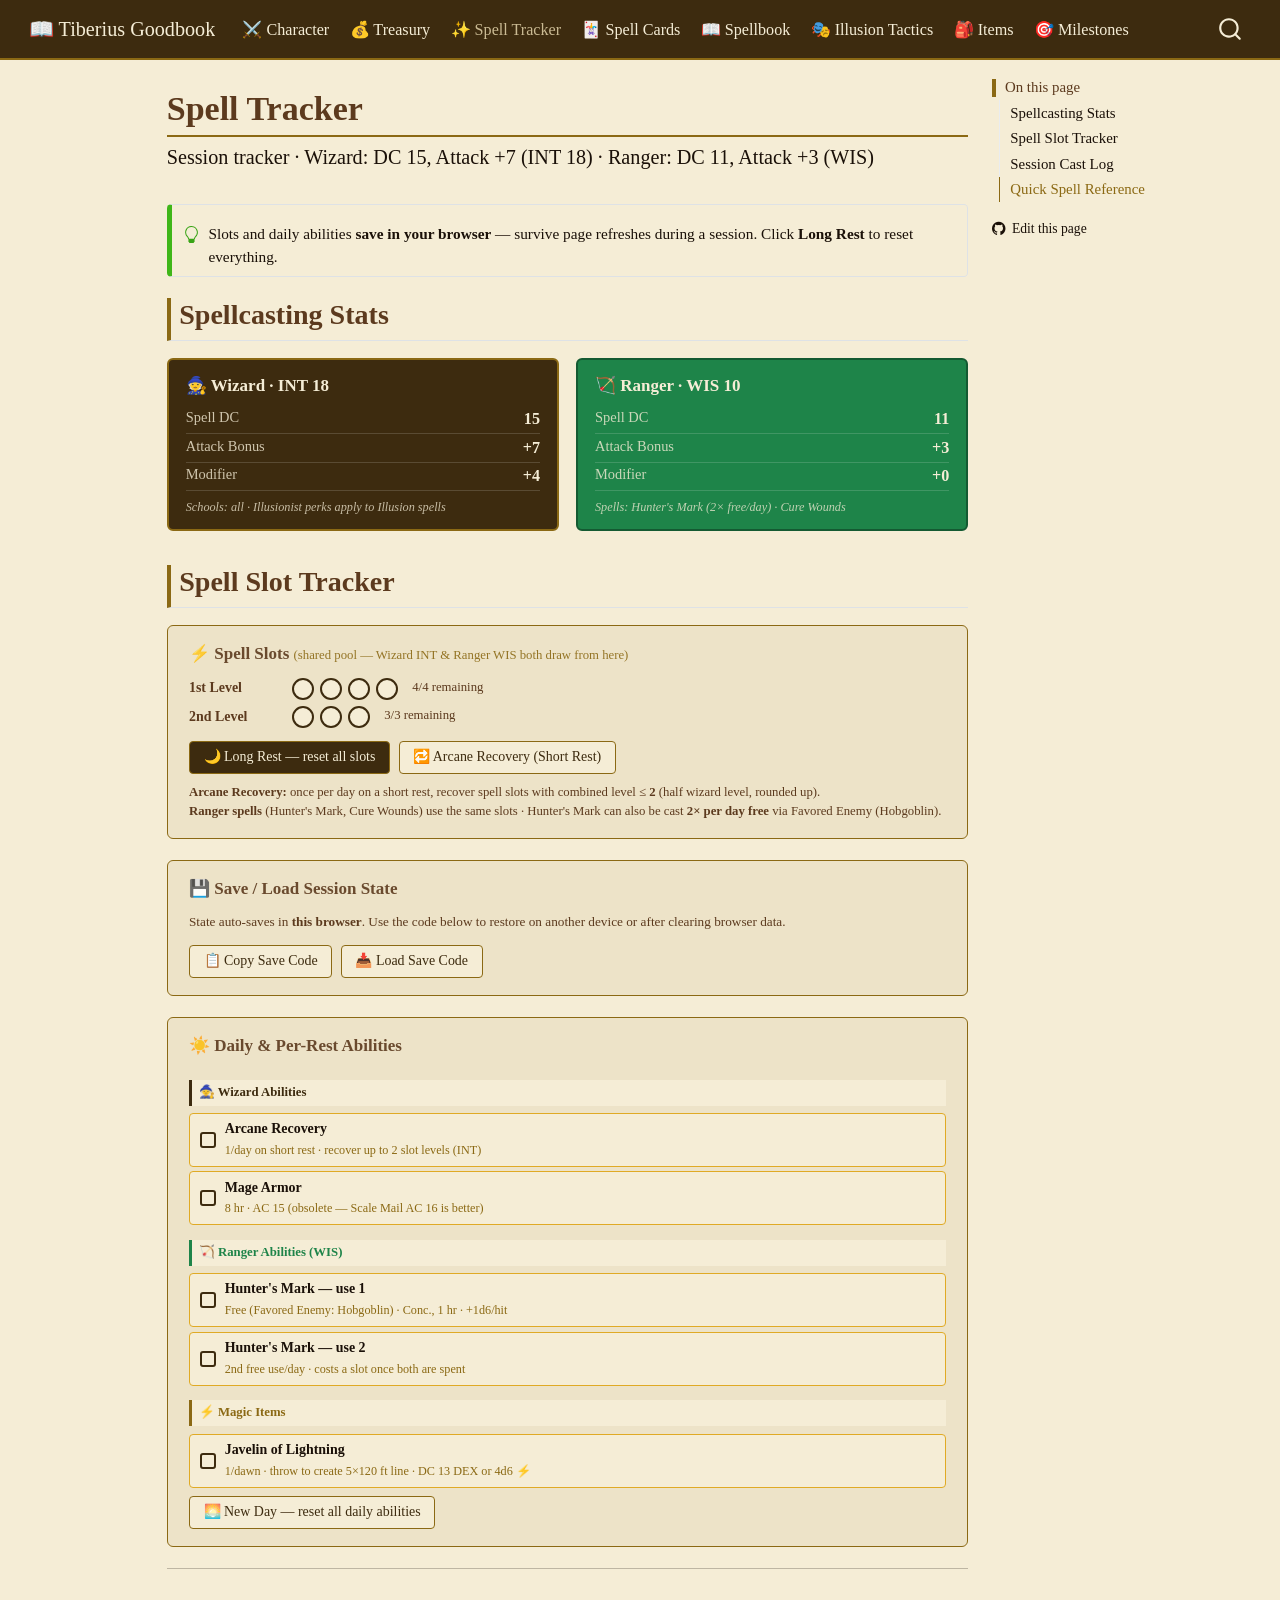
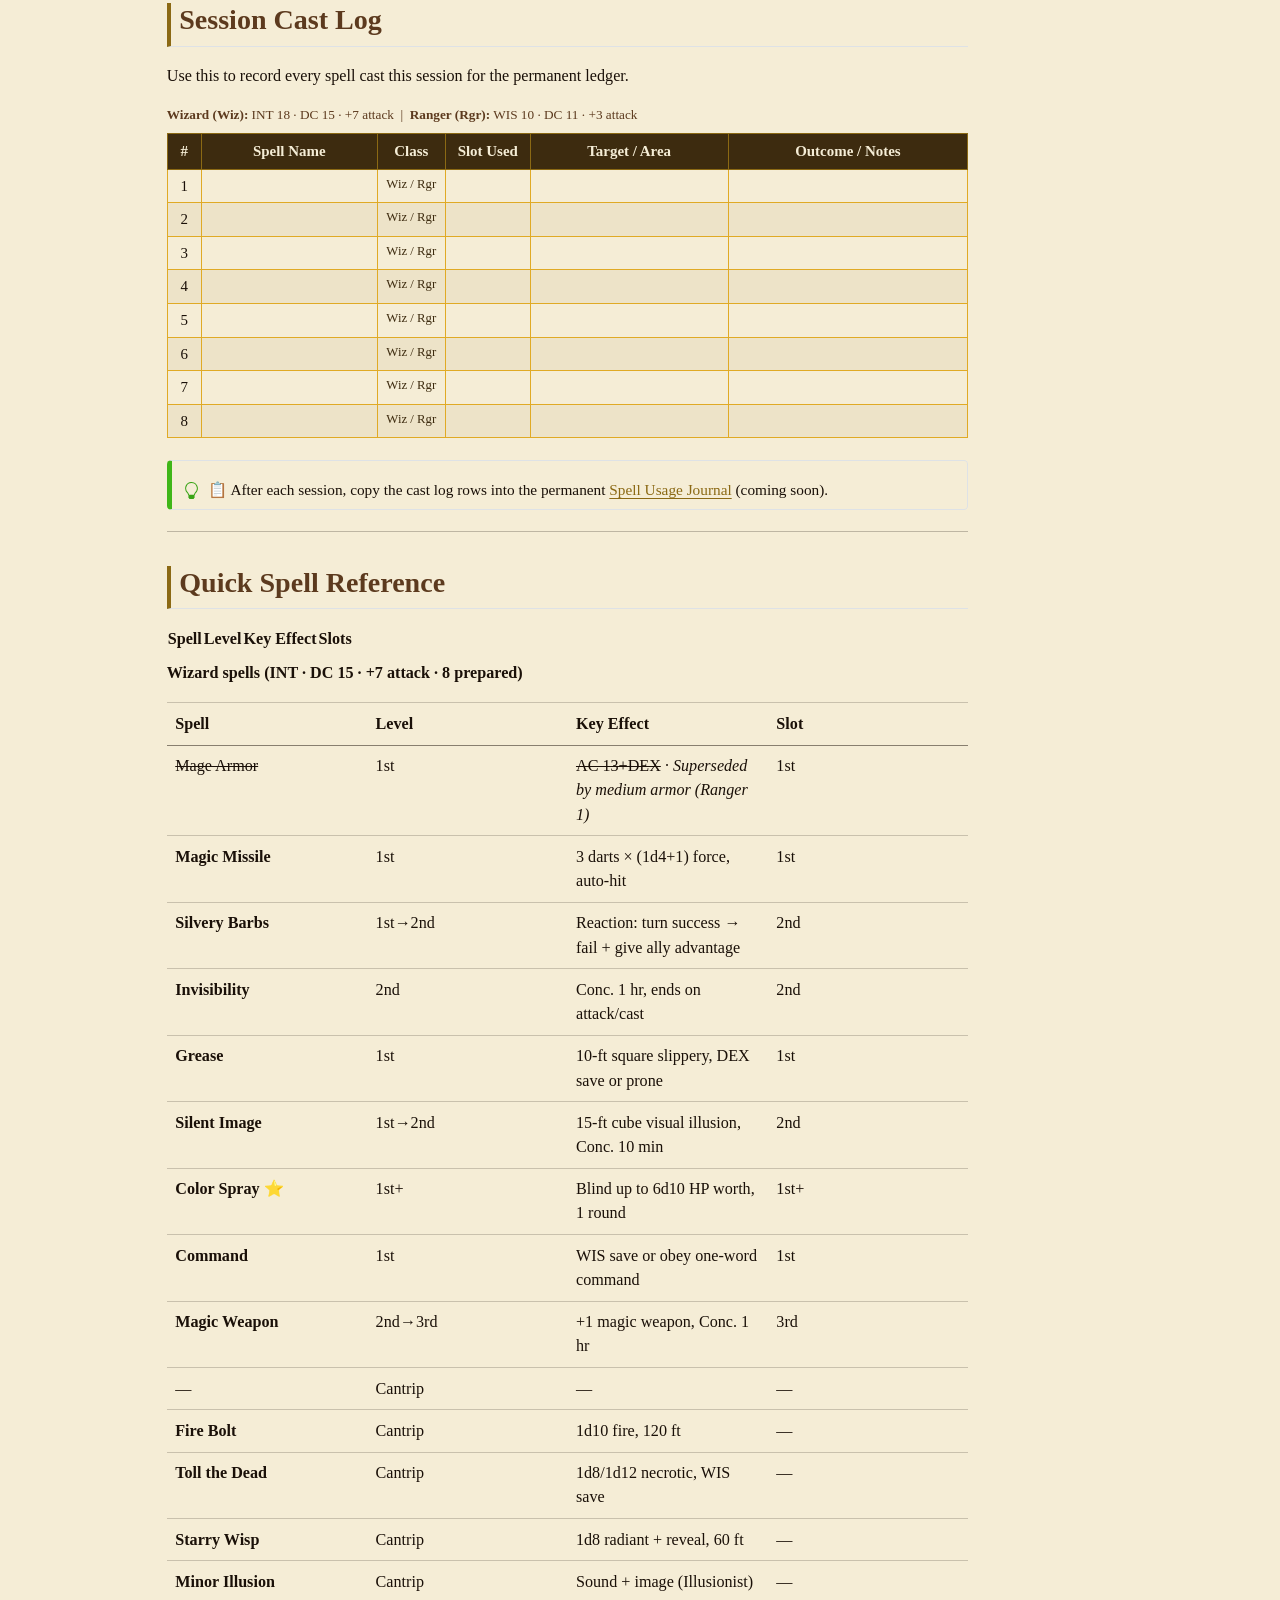
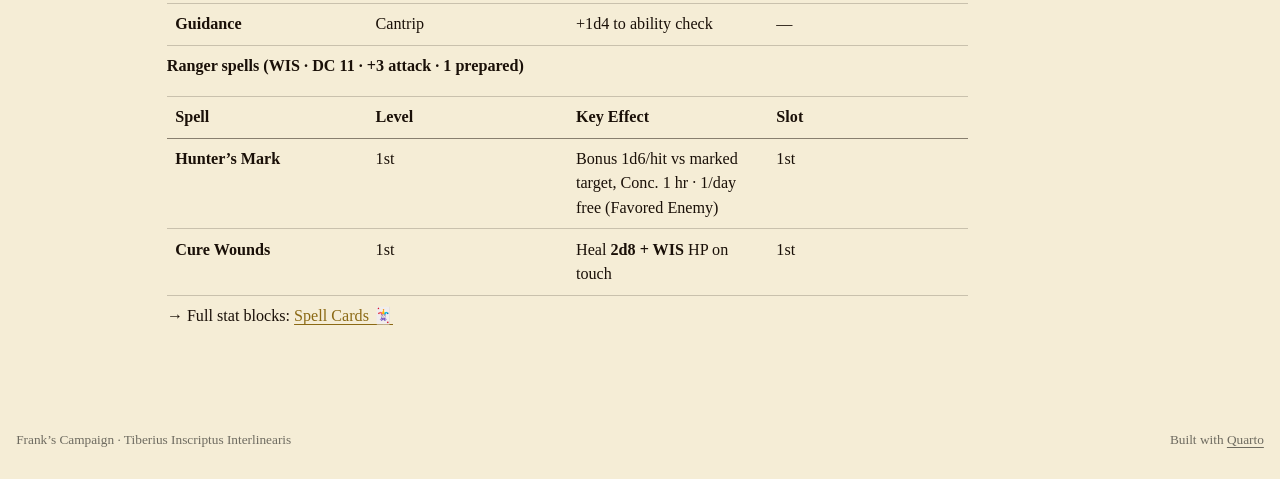
<file: docs/spells.html>
<!DOCTYPE html>
<html xmlns="http://www.w3.org/1999/xhtml" lang="en" xml:lang="en"><head>

<meta charset="utf-8">
<meta name="generator" content="quarto-1.9.12">

<meta name="viewport" content="width=device-width, initial-scale=1.0, user-scalable=yes">


<title>Spell Tracker – The Goodbook — Tiberius</title>
<style>
code{white-space: pre-wrap;}
span.smallcaps{font-variant: small-caps;}
div.columns{display: flex; gap: min(4vw, 1.5em);}
div.column{flex: auto; overflow-x: auto;}
div.hanging-indent{margin-left: 1.5em; text-indent: -1.5em;}
ul.task-list{list-style: none;}
ul.task-list li input[type="checkbox"] {
  width: 0.8em;
  margin: 0 0.8em 0.2em -1em; /* quarto-specific, see https://github.com/quarto-dev/quarto-cli/issues/4556 */ 
  vertical-align: middle;
}
</style>


<script src="site_libs/quarto-nav/quarto-nav.js"></script>
<script src="site_libs/quarto-nav/headroom.min.js"></script>
<script src="site_libs/clipboard/clipboard.min.js"></script>
<script src="site_libs/quarto-search/autocomplete.umd.js"></script>
<script src="site_libs/quarto-search/fuse.min.js"></script>
<script src="site_libs/quarto-search/quarto-search.js"></script>
<meta name="quarto:offset" content="./">
<link href="./assets/favicon.png" rel="icon" type="image/png">
<script src="site_libs/quarto-html/quarto.js" type="module"></script>
<script src="site_libs/quarto-html/tabsets/tabsets.js" type="module"></script>
<script src="site_libs/quarto-html/axe/axe-check.js" type="module"></script>
<script src="site_libs/quarto-html/popper.min.js"></script>
<script src="site_libs/quarto-html/tippy.umd.min.js"></script>
<script src="site_libs/quarto-html/anchor.min.js"></script>
<link href="site_libs/quarto-html/tippy.css" rel="stylesheet">
<link href="site_libs/quarto-html/quarto-syntax-highlighting-cdaacfc258cb6f151192107f105ac881.css" rel="stylesheet" id="quarto-text-highlighting-styles">
<script src="site_libs/bootstrap/bootstrap.min.js"></script>
<link href="site_libs/bootstrap/bootstrap-icons.css" rel="stylesheet">
<link href="site_libs/bootstrap/bootstrap-595ac2289d5b0f4f6ef764df2582cfe8.min.css" rel="stylesheet" append-hash="true" id="quarto-bootstrap" data-mode="light">
<script id="quarto-search-options" type="application/json">{
  "location": "navbar",
  "copy-button": false,
  "collapse-after": 3,
  "panel-placement": "end",
  "type": "overlay",
  "limit": 50,
  "keyboard-shortcut": [
    "f",
    "/",
    "s"
  ],
  "show-item-context": false,
  "language": {
    "search-no-results-text": "No results",
    "search-matching-documents-text": "matching documents",
    "search-copy-link-title": "Copy link to search",
    "search-hide-matches-text": "Hide additional matches",
    "search-more-match-text": "more match in this document",
    "search-more-matches-text": "more matches in this document",
    "search-clear-button-title": "Clear",
    "search-text-placeholder": "",
    "search-detached-cancel-button-title": "Cancel",
    "search-submit-button-title": "Submit",
    "search-label": "Search"
  }
}</script>
<style>html{ scroll-behavior: smooth; }</style>


</head>

<body class="nav-fixed quarto-light">

<div id="quarto-search-results"></div>
  <header id="quarto-header" class="headroom fixed-top">
    <nav class="navbar navbar-expand-lg " data-bs-theme="dark">
      <div class="navbar-container container-fluid">
      <div class="navbar-brand-container mx-auto">
    <a class="navbar-brand" href="./index.html">
    <span class="navbar-title">📖 Tiberius Goodbook</span>
    </a>
  </div>
            <div id="quarto-search" class="" title="Search"></div>
          <button class="navbar-toggler" type="button" data-bs-toggle="collapse" data-bs-target="#navbarCollapse" aria-controls="navbarCollapse" role="menu" aria-expanded="false" aria-label="Toggle navigation" onclick="if (window.quartoToggleHeadroom) { window.quartoToggleHeadroom(); }">
  <span class="navbar-toggler-icon"></span>
</button>
          <div class="collapse navbar-collapse" id="navbarCollapse">
            <ul class="navbar-nav navbar-nav-scroll me-auto">
  <li class="nav-item">
    <a class="nav-link" href="./index.html"> 
<span class="menu-text">⚔️ Character</span></a>
  </li>  
  <li class="nav-item">
    <a class="nav-link" href="./treasury.html"> 
<span class="menu-text">💰 Treasury</span></a>
  </li>  
  <li class="nav-item">
    <a class="nav-link active" href="./spells.html" aria-current="page"> 
<span class="menu-text">✨ Spell Tracker</span></a>
  </li>  
  <li class="nav-item">
    <a class="nav-link" href="./spellcards.html"> 
<span class="menu-text">🃏 Spell Cards</span></a>
  </li>  
  <li class="nav-item">
    <a class="nav-link" href="./spellbook.html"> 
<span class="menu-text">📖 Spellbook</span></a>
  </li>  
  <li class="nav-item">
    <a class="nav-link" href="./illusion-tactics.html"> 
<span class="menu-text">🎭 Illusion Tactics</span></a>
  </li>  
  <li class="nav-item">
    <a class="nav-link" href="./items.html"> 
<span class="menu-text">🎒 Items</span></a>
  </li>  
  <li class="nav-item">
    <a class="nav-link" href="./milestones.html"> 
<span class="menu-text">🎯 Milestones</span></a>
  </li>  
</ul>
          </div> <!-- /navcollapse -->
            <div class="quarto-navbar-tools">
</div>
      </div> <!-- /container-fluid -->
    </nav>
</header>
<!-- content -->
<div id="quarto-content" class="quarto-container page-columns page-rows-contents page-layout-article page-navbar">
<!-- sidebar -->
<!-- margin-sidebar -->
    <div id="quarto-margin-sidebar" class="sidebar margin-sidebar">
        <nav id="TOC" role="doc-toc" class="toc-active">
    <h2 id="toc-title">On this page</h2>
   
  <ul>
  <li><a href="#spellcasting-stats" id="toc-spellcasting-stats" class="nav-link active" data-scroll-target="#spellcasting-stats">Spellcasting Stats</a></li>
  <li><a href="#spell-slot-tracker" id="toc-spell-slot-tracker" class="nav-link" data-scroll-target="#spell-slot-tracker">Spell Slot Tracker</a></li>
  <li><a href="#session-cast-log" id="toc-session-cast-log" class="nav-link" data-scroll-target="#session-cast-log">Session Cast Log</a></li>
  <li><a href="#quick-spell-reference" id="toc-quick-spell-reference" class="nav-link" data-scroll-target="#quick-spell-reference">Quick Spell Reference</a></li>
  </ul>
<div class="toc-actions"><ul><li><a href="https://github.com/chris-tonomy/Tiberius---Online-Campaign-Frank/edit/main/spells.qmd" class="toc-action"><i class="bi bi-github"></i>Edit this page</a></li></ul></div></nav>
    </div>
<!-- main -->
<main class="content" id="quarto-document-content">

<header id="title-block-header" class="quarto-title-block default">
<div class="quarto-title">
<h1 class="title">Spell Tracker</h1>
<p class="subtitle lead">Session tracker · Wizard: DC 15, Attack +7 (INT 18) · Ranger: DC 11, Attack +3 (WIS)</p>
</div>



<div class="quarto-title-meta">

    
  
    
  </div>
  


</header>


<div class="callout callout-style-simple callout-tip">
<div class="callout-body d-flex">
<div class="callout-icon-container">
<i class="callout-icon"></i>
</div>
<div class="callout-body-container">
<p>Slots and daily abilities <strong>save in your browser</strong> — survive page refreshes during a session. Click <strong>Long Rest</strong> to reset everything.</p>
</div>
</div>
</div>
<section id="spellcasting-stats" class="level2">
<h2 class="anchored" data-anchor-id="spellcasting-stats">Spellcasting Stats</h2>
<div class="sc-stat-bar">
  <div class="sc-stat-box sc-wizard">
    <div class="sc-stat-title">🧙 Wizard · INT 18</div>
    <div class="sc-stat-row"><span class="sc-lbl">Spell DC</span><span class="sc-val">15</span></div>
    <div class="sc-stat-row"><span class="sc-lbl">Attack Bonus</span><span class="sc-val">+7</span></div>
    <div class="sc-stat-row"><span class="sc-lbl">Modifier</span><span class="sc-val">+4</span></div>
    <div class="sc-stat-note">Schools: all · Illusionist perks apply to Illusion spells</div>
  </div>
  <div class="sc-stat-box sc-ranger">
    <div class="sc-stat-title">🏹 Ranger · WIS 10</div>
    <div class="sc-stat-row"><span class="sc-lbl">Spell DC</span><span class="sc-val">11</span></div>
    <div class="sc-stat-row"><span class="sc-lbl">Attack Bonus</span><span class="sc-val">+3</span></div>
    <div class="sc-stat-row"><span class="sc-lbl">Modifier</span><span class="sc-val">+0</span></div>
    <div class="sc-stat-note">Spells: Hunter's Mark (2× free/day) · Cure Wounds</div>
  </div>
</div>
</section>
<section id="spell-slot-tracker" class="level2">
<h2 class="anchored" data-anchor-id="spell-slot-tracker">Spell Slot Tracker</h2>
<div class="tracker-panel">
  <h3 class="anchored">⚡ Spell Slots <span style="font-size:.75rem;font-weight:normal;color:#8B6914">(shared pool — Wizard INT &amp; Ranger WIS both draw from here)</span></h3>
  <div id="slot-tracker"></div>
  <div class="tracker-buttons" style="margin-top:.75rem">
    <button class="tracker-btn" onclick="resetLongRest()">🌙 Long Rest — reset all slots</button>
    <button class="tracker-btn secondary" onclick="arcaneRecovery()">🔁 Arcane Recovery (Short Rest)</button>
  </div>
  <p style="font-size:.75rem;color:#5C3A1E;margin:.5rem 0 0">
    <b>Arcane Recovery:</b> once per day on a short rest, recover spell slots with combined level ≤ <b>2</b> (half wizard level, rounded up).<br>
    <b>Ranger spells</b> (Hunter's Mark, Cure Wounds) use the same slots · Hunter's Mark can also be cast <b>2× per day free</b> via Favored Enemy (Hobgoblin).
  </p>
</div>

<div class="tracker-panel">
  <h3 class="anchored">💾 Save / Load Session State</h3>
  <p style="font-size:.78rem;color:#5C3A1E;margin:0 0 .5rem">
    State auto-saves in <b>this browser</b>. Use the code below to restore on another device or after clearing browser data.
  </p>
  <div class="tracker-buttons">
    <button class="tracker-btn secondary" onclick="exportState()">📋 Copy Save Code</button>
    <button class="tracker-btn secondary" onclick="importStatePrompt()">📥 Load Save Code</button>
  </div>
  <div id="state-code-display" style="margin-top:.5rem;font-size:.72rem;color:#5C3A1E;word-break:break-all;background:#fff8ee;border:1px solid #C9A96E;border-radius:4px;padding:.4rem .6rem;display:none"></div>
</div>

<div class="tracker-panel">
  <h3 class="anchored">☀️ Daily &amp; Per-Rest Abilities</h3>
  <div class="daily-grid" id="daily-tracker"></div>
  <div class="tracker-buttons" style="margin-top:.5rem">
    <button class="tracker-btn secondary" onclick="resetDaily()">🌅 New Day — reset all daily abilities</button>
  </div>
</div>

<script>
const SLOTS_KEY  = 'tiberius-slots-v1';
const DAILY_KEY  = 'tiberius-daily-v1';
const AR_KEY     = 'tiberius-ar-v1';

// ── Slot configuration ──────────────────────────────────────
const SLOT_CONFIG = [
  { level: '1st', max: 4, label: '1st Level' },
  { level: '2nd', max: 3, label: '2nd Level' },
  { level: '3rd', max: 0, label: '3rd Level (Wizard 5)', future: true },
];

// ── Daily abilities (grouped by class) ──────────────────────
const DAILY_GROUPS = [
  {
    label: '🧙 Wizard Abilities',
    color: '#3D2B0F',
    abilities: [
      { id: 'ar',        label: 'Arcane Recovery',  note: '1/day on short rest · recover up to 2 slot levels (INT)' },
      { id: 'magearmor', label: 'Mage Armor',        note: '8 hr · AC 15 (obsolete — Scale Mail AC 16 is better)' },
    ],
  },
  {
    label: '🏹 Ranger Abilities (WIS)',
    color: '#1E8449',
    abilities: [
      { id: 'huntersmark1', label: "Hunter's Mark — use 1", note: 'Free (Favored Enemy: Hobgoblin) · Conc., 1 hr · +1d6/hit' },
      { id: 'huntersmark2', label: "Hunter's Mark — use 2", note: '2nd free use/day · costs a slot once both are spent' },
    ],
  },
  {
    label: '⚡ Magic Items',
    color: '#8B6914',
    abilities: [
      { id: 'javelin', label: 'Javelin of Lightning', note: '1/dawn · throw to create 5×120 ft line · DC 13 DEX or 4d6 ⚡' },
    ],
  },
];

// Flat list for backward compatibility with toggle/reset
const DAILY_ABILITIES = DAILY_GROUPS.flatMap(g => g.abilities);

// ── State helpers ───────────────────────────────────────────
function loadSlots()  { try { return JSON.parse(localStorage.getItem(SLOTS_KEY)) || {}; } catch { return {}; } }
function saveSlots(s) { localStorage.setItem(SLOTS_KEY, JSON.stringify(s)); }
function loadDaily()  { try { return JSON.parse(localStorage.getItem(DAILY_KEY)) || {}; } catch { return {}; } }
function saveDaily(d) { localStorage.setItem(DAILY_KEY, JSON.stringify(d)); }

// ── Render slots ────────────────────────────────────────────
function renderSlots() {
  const state = loadSlots();
  const container = document.getElementById('slot-tracker');
  container.innerHTML = '';

  SLOT_CONFIG.forEach(cfg => {
    if (cfg.future && cfg.max === 0) return; // hide empty future slots

    const row = document.createElement('div');
    row.className = 'slot-row';

    const lbl = document.createElement('div');
    lbl.className = 'slot-row-label';
    lbl.textContent = cfg.label;

    const pips = document.createElement('div');
    pips.className = 'slot-pips';

    if (cfg.future) {
      const note = document.createElement('span');
      note.style.cssText = 'font-size:.75rem;color:#8B6914;font-style:italic';
      note.textContent = '(not yet available)';
      pips.appendChild(note);
    } else {
      for (let i = 0; i < cfg.max; i++) {
        const pip = document.createElement('div');
        pip.className = 'pip' + (state[cfg.level + '-' + i] ? ' used' : '');
        pip.title = state[cfg.level + '-' + i] ? 'Expended — click to restore' : 'Available — click to expend';
        pip.onclick = () => toggleSlot(cfg.level, i);
        pips.appendChild(pip);
      }
      // Count summary
      const used = Object.keys(state).filter(k => k.startsWith(cfg.level + '-') && state[k]).length;
      const rem = cfg.max - used;
      const summary = document.createElement('span');
      summary.style.cssText = 'font-size:.75rem;color:#5C3A1E;margin-left:.5rem';
      summary.textContent = `${rem}/${cfg.max} remaining`;
      pips.appendChild(summary);
    }

    row.appendChild(lbl);
    row.appendChild(pips);
    container.appendChild(row);
  });
}

function toggleSlot(level, index) {
  const state = loadSlots();
  const key = level + '-' + index;
  state[key] = !state[key];
  saveSlots(state);
  renderSlots();
}

// ── Reset functions ─────────────────────────────────────────
function resetLongRest() {
  if (!confirm('Long rest complete? This will restore ALL spell slots and daily abilities.')) return;
  localStorage.removeItem(SLOTS_KEY);
  localStorage.removeItem(DAILY_KEY);
  renderSlots();
  renderDaily();
}

function arcaneRecovery() {
  const daily = loadDaily();
  if (daily['ar']) { alert('Arcane Recovery already used today.'); return; }

  const state = loadSlots();
  // Can recover up to 2 combined slot levels (half of Wizard level 4 = 2)
  // Find first two expended slots starting from lowest level
  let recovered = 0;
  let messages = [];
  for (const cfg of SLOT_CONFIG) {
    if (cfg.future || cfg.max === 0) continue;
    const slotLevel = parseInt(cfg.level);
    for (let i = 0; i < cfg.max; i++) {
      const key = cfg.level + '-' + i;
      if (state[key] && recovered + slotLevel <= 2) {
        state[key] = false;
        recovered += slotLevel;
        messages.push(cfg.level + '-level slot');
        if (recovered >= 2) break;
      }
    }
    if (recovered >= 2) break;
  }

  if (recovered === 0) {
    alert('No expended slots to recover!');
    return;
  }

  daily['ar'] = true;
  saveSlots(state);
  saveDaily(daily);
  renderSlots();
  renderDaily();
  alert('Arcane Recovery: restored ' + messages.join(' + ') + ' (' + recovered + ' level' + (recovered > 1 ? 's' : '') + ' total).');
}

function resetDaily() {
  localStorage.removeItem(DAILY_KEY);
  renderDaily();
}

// ── Render daily abilities (grouped by class) ───────────────
function renderDaily() {
  const state = loadDaily();
  const container = document.getElementById('daily-tracker');
  container.innerHTML = '';

  DAILY_GROUPS.forEach(group => {
    // Group header
    const hdr = document.createElement('div');
    hdr.style.cssText = `font-size:.75rem;font-weight:bold;color:${group.color};` +
      'margin:.6rem 0 .2rem;padding:.2rem .4rem;' +
      `border-left:3px solid ${group.color};background:#F5EDD6`;
    hdr.textContent = group.label;
    container.appendChild(hdr);

    group.abilities.forEach(ability => {
      const item = document.createElement('div');
      item.className = 'daily-item' + (state[ability.id] ? ' used' : '');
      item.onclick = () => toggleDaily(ability.id);

      const check = document.createElement('div');
      check.className = 'daily-check';

      const text = document.createElement('div');
      text.innerHTML = '<b>' + ability.label + '</b><br>' +
        '<small style="color:#8B6914">' + ability.note + '</small>';
      text.style.fontSize = '.82rem';

      item.appendChild(check);
      item.appendChild(text);
      container.appendChild(item);
    });
  });
}

function toggleDaily(id) {
  const state = loadDaily();
  state[id] = !state[id];
  saveDaily(state);
  renderDaily();
}

// ── Save / Load state ───────────────────────────────────────
function exportState() {
  const payload = { s: loadSlots(), d: loadDaily() };
  const code = btoa(JSON.stringify(payload));
  const display = document.getElementById('state-code-display');
  display.style.display = 'block';
  display.textContent = code;
  navigator.clipboard.writeText(code).then(() => {
    display.textContent = '✅ Copied! — ' + code;
  }).catch(() => {
    display.textContent = '📋 Copy this manually: ' + code;
  });
}

function importStatePrompt() {
  const code = prompt('Paste your save code:');
  if (!code || !code.trim()) return;
  try {
    const { s, d } = JSON.parse(atob(code.trim()));
    saveSlots(s || {});
    saveDaily(d || {});
    renderSlots();
    renderDaily();
    const display = document.getElementById('state-code-display');
    display.style.display = 'block';
    display.textContent = '✅ State restored!';
  } catch(e) {
    alert('Invalid code — paste the exact code generated by "Copy Save Code".');
  }
}

// ── Init ────────────────────────────────────────────────────
document.addEventListener('DOMContentLoaded', () => {
  renderSlots();
  renderDaily();
});
</script>
<hr>
</section>
<section id="session-cast-log" class="level2">
<h2 class="anchored" data-anchor-id="session-cast-log">Session Cast Log</h2>
<p>Use this to record every spell cast this session for the permanent ledger.</p>
<p style="font-size:.78rem;color:#5C3A1E;margin:.5rem 0">
  <b>Wizard (Wiz):</b> INT 18 · DC 15 · +7 attack &nbsp;|&nbsp;
  <b>Ranger (Rgr):</b> WIS 10 · DC 11 · +3 attack
</p>

<table id="cast-log" class="ledger caption-top table">
<thead>
<tr class="header">
<th data-quarto-table-cell-role="th" style="text-align: center; width: 2rem;">#</th>
<th data-quarto-table-cell-role="th">Spell Name</th>
<th data-quarto-table-cell-role="th" style="text-align: center; width: 4rem;">Class</th>
<th data-quarto-table-cell-role="th" style="width: 5rem">Slot Used</th>
<th data-quarto-table-cell-role="th">Target / Area</th>
<th data-quarto-table-cell-role="th">Outcome / Notes</th>
</tr>
</thead>
<tbody id="cast-log-body">
<tr class="odd">
<td style="text-align: center;">1</td>
<td></td>
<td style="text-align: center; color: #3D2B0F; font-size: .75rem;">Wiz / Rgr</td>
<td></td>
<td></td>
<td></td>
</tr>
<tr class="even">
<td style="text-align: center;">2</td>
<td></td>
<td style="text-align: center; color: #3D2B0F; font-size: .75rem;">Wiz / Rgr</td>
<td></td>
<td></td>
<td></td>
</tr>
<tr class="odd">
<td style="text-align: center;">3</td>
<td></td>
<td style="text-align: center; color: #3D2B0F; font-size: .75rem;">Wiz / Rgr</td>
<td></td>
<td></td>
<td></td>
</tr>
<tr class="even">
<td style="text-align: center;">4</td>
<td></td>
<td style="text-align: center; color: #3D2B0F; font-size: .75rem;">Wiz / Rgr</td>
<td></td>
<td></td>
<td></td>
</tr>
<tr class="odd">
<td style="text-align: center;">5</td>
<td></td>
<td style="text-align: center; color: #3D2B0F; font-size: .75rem;">Wiz / Rgr</td>
<td></td>
<td></td>
<td></td>
</tr>
<tr class="even">
<td style="text-align: center;">6</td>
<td></td>
<td style="text-align: center; color: #3D2B0F; font-size: .75rem;">Wiz / Rgr</td>
<td></td>
<td></td>
<td></td>
</tr>
<tr class="odd">
<td style="text-align: center;">7</td>
<td></td>
<td style="text-align: center; color: #3D2B0F; font-size: .75rem;">Wiz / Rgr</td>
<td></td>
<td></td>
<td></td>
</tr>
<tr class="even">
<td style="text-align: center;">8</td>
<td></td>
<td style="text-align: center; color: #3D2B0F; font-size: .75rem;">Wiz / Rgr</td>
<td></td>
<td></td>
<td></td>
</tr>
</tbody>
</table>
<div class="callout callout-style-simple callout-tip">
<div class="callout-body d-flex">
<div class="callout-icon-container">
<i class="callout-icon"></i>
</div>
<div class="callout-body-container">
<p>📋 After each session, copy the cast log rows into the permanent <a href="spells-journal.qmd">Spell Usage Journal</a> (coming soon).</p>
</div>
</div>
</div>
<hr>
</section>
<section id="quick-spell-reference" class="level2">
<h2 class="anchored" data-anchor-id="quick-spell-reference">Quick Spell Reference</h2>
<table class="caption-top">
<thead>
<tr class="header">
<th>Spell</th>
<th>Level</th>
<th>Key Effect</th>
<th>Slots</th>
</tr>
</thead>
<tbody>
</tbody>
</table>
<p><strong>Wizard spells (INT · DC 15 · +7 attack · 8 prepared)</strong></p>
<table class="caption-top table">
<colgroup>
<col style="width: 25%">
<col style="width: 25%">
<col style="width: 25%">
<col style="width: 25%">
</colgroup>
<thead>
<tr class="header">
<th>Spell</th>
<th>Level</th>
<th>Key Effect</th>
<th>Slot</th>
</tr>
</thead>
<tbody>
<tr class="odd">
<td><del>Mage Armor</del></td>
<td>1st</td>
<td><del>AC 13+DEX</del> · <em>Superseded by medium armor (Ranger 1)</em></td>
<td>1st</td>
</tr>
<tr class="even">
<td><strong>Magic Missile</strong></td>
<td>1st</td>
<td>3 darts × (1d4+1) force, auto-hit</td>
<td>1st</td>
</tr>
<tr class="odd">
<td><strong>Silvery Barbs</strong></td>
<td>1st→2nd</td>
<td>Reaction: turn success → fail + give ally advantage</td>
<td>2nd</td>
</tr>
<tr class="even">
<td><strong>Invisibility</strong></td>
<td>2nd</td>
<td>Conc. 1 hr, ends on attack/cast</td>
<td>2nd</td>
</tr>
<tr class="odd">
<td><strong>Grease</strong></td>
<td>1st</td>
<td>10-ft square slippery, DEX save or prone</td>
<td>1st</td>
</tr>
<tr class="even">
<td><strong>Silent Image</strong></td>
<td>1st→2nd</td>
<td>15-ft cube visual illusion, Conc. 10 min</td>
<td>2nd</td>
</tr>
<tr class="odd">
<td><strong>Color Spray ⭐</strong></td>
<td>1st+</td>
<td>Blind up to 6d10 HP worth, 1 round</td>
<td>1st+</td>
</tr>
<tr class="even">
<td><strong>Command</strong></td>
<td>1st</td>
<td>WIS save or obey one-word command</td>
<td>1st</td>
</tr>
<tr class="odd">
<td><strong>Magic Weapon</strong></td>
<td>2nd→3rd</td>
<td>+1 magic weapon, Conc. 1 hr</td>
<td>3rd</td>
</tr>
<tr class="even">
<td>—</td>
<td>Cantrip</td>
<td>—</td>
<td>—</td>
</tr>
<tr class="odd">
<td><strong>Fire Bolt</strong></td>
<td>Cantrip</td>
<td>1d10 fire, 120 ft</td>
<td>—</td>
</tr>
<tr class="even">
<td><strong>Toll the Dead</strong></td>
<td>Cantrip</td>
<td>1d8/1d12 necrotic, WIS save</td>
<td>—</td>
</tr>
<tr class="odd">
<td><strong>Starry Wisp</strong></td>
<td>Cantrip</td>
<td>1d8 radiant + reveal, 60 ft</td>
<td>—</td>
</tr>
<tr class="even">
<td><strong>Minor Illusion</strong></td>
<td>Cantrip</td>
<td>Sound + image (Illusionist)</td>
<td>—</td>
</tr>
<tr class="odd">
<td><strong>Guidance</strong></td>
<td>Cantrip</td>
<td>+1d4 to ability check</td>
<td>—</td>
</tr>
</tbody>
</table>
<p><strong>Ranger spells (WIS · DC 11 · +3 attack · 1 prepared)</strong></p>
<table class="caption-top table">
<colgroup>
<col style="width: 25%">
<col style="width: 25%">
<col style="width: 25%">
<col style="width: 25%">
</colgroup>
<thead>
<tr class="header">
<th>Spell</th>
<th>Level</th>
<th>Key Effect</th>
<th>Slot</th>
</tr>
</thead>
<tbody>
<tr class="odd">
<td><strong>Hunter’s Mark</strong></td>
<td>1st</td>
<td>Bonus 1d6/hit vs marked target, Conc. 1 hr · 1/day free (Favored Enemy)</td>
<td>1st</td>
</tr>
<tr class="even">
<td><strong>Cure Wounds</strong></td>
<td>1st</td>
<td>Heal <strong>2d8 + WIS</strong> HP on touch</td>
<td>1st</td>
</tr>
</tbody>
</table>
<p>→ Full stat blocks: <a href="./spellcards.html">Spell Cards 🃏</a></p>


</section>

</main> <!-- /main -->
<script id="quarto-html-after-body" type="application/javascript">
  window.document.addEventListener("DOMContentLoaded", function (event) {
    const icon = "";
    const anchorJS = new window.AnchorJS();
    anchorJS.options = {
      placement: 'right',
      icon: icon
    };
    anchorJS.add('.anchored');
    const isCodeAnnotation = (el) => {
      for (const clz of el.classList) {
        if (clz.startsWith('code-annotation-')) {                     
          return true;
        }
      }
      return false;
    }
    const onCopySuccess = function(e) {
      // button target
      const button = e.trigger;
      // don't keep focus
      button.blur();
      // flash "checked"
      button.classList.add('code-copy-button-checked');
      var currentTitle = button.getAttribute("title");
      button.setAttribute("title", "Copied!");
      let tooltip;
      if (window.bootstrap) {
        button.setAttribute("data-bs-toggle", "tooltip");
        button.setAttribute("data-bs-placement", "left");
        button.setAttribute("data-bs-title", "Copied!");
        tooltip = new bootstrap.Tooltip(button, 
          { trigger: "manual", 
            customClass: "code-copy-button-tooltip",
            offset: [0, -8]});
        tooltip.show();    
      }
      setTimeout(function() {
        if (tooltip) {
          tooltip.hide();
          button.removeAttribute("data-bs-title");
          button.removeAttribute("data-bs-toggle");
          button.removeAttribute("data-bs-placement");
        }
        button.setAttribute("title", currentTitle);
        button.classList.remove('code-copy-button-checked');
      }, 1000);
      // clear code selection
      e.clearSelection();
    }
    const getTextToCopy = function(trigger) {
      const outerScaffold = trigger.parentElement.cloneNode(true);
      const codeEl = outerScaffold.querySelector('code');
      for (const childEl of codeEl.children) {
        if (isCodeAnnotation(childEl)) {
          childEl.remove();
        }
      }
      return codeEl.innerText;
    }
    const clipboard = new window.ClipboardJS('.code-copy-button:not([data-in-quarto-modal])', {
      text: getTextToCopy
    });
    clipboard.on('success', onCopySuccess);
    if (window.document.getElementById('quarto-embedded-source-code-modal')) {
      const clipboardModal = new window.ClipboardJS('.code-copy-button[data-in-quarto-modal]', {
        text: getTextToCopy,
        container: window.document.getElementById('quarto-embedded-source-code-modal')
      });
      clipboardModal.on('success', onCopySuccess);
    }
      var localhostRegex = new RegExp(/^(?:http|https):\/\/localhost\:?[0-9]*\//);
      var mailtoRegex = new RegExp(/^mailto:/);
        var filterRegex = new RegExp('/' + window.location.host + '/');
      var isInternal = (href) => {
          return filterRegex.test(href) || localhostRegex.test(href) || mailtoRegex.test(href);
      }
      // Inspect non-navigation links and adorn them if external
     var links = window.document.querySelectorAll('a[href]:not(.nav-link):not(.navbar-brand):not(.toc-action):not(.sidebar-link):not(.sidebar-item-toggle):not(.pagination-link):not(.no-external):not([aria-hidden]):not(.dropdown-item):not(.quarto-navigation-tool):not(.about-link)');
      for (var i=0; i<links.length; i++) {
        const link = links[i];
        if (!isInternal(link.href)) {
          // undo the damage that might have been done by quarto-nav.js in the case of
          // links that we want to consider external
          if (link.dataset.originalHref !== undefined) {
            link.href = link.dataset.originalHref;
          }
        }
      }
    function tippyHover(el, contentFn, onTriggerFn, onUntriggerFn) {
      const config = {
        allowHTML: true,
        maxWidth: 500,
        delay: 100,
        arrow: false,
        appendTo: function(el) {
            return el.parentElement;
        },
        interactive: true,
        interactiveBorder: 10,
        theme: 'quarto',
        placement: 'bottom-start',
      };
      if (contentFn) {
        config.content = contentFn;
      }
      if (onTriggerFn) {
        config.onTrigger = onTriggerFn;
      }
      if (onUntriggerFn) {
        config.onUntrigger = onUntriggerFn;
      }
      window.tippy(el, config); 
    }
    const noterefs = window.document.querySelectorAll('a[role="doc-noteref"]');
    for (var i=0; i<noterefs.length; i++) {
      const ref = noterefs[i];
      tippyHover(ref, function() {
        // use id or data attribute instead here
        let href = ref.getAttribute('data-footnote-href') || ref.getAttribute('href');
        try { href = new URL(href).hash; } catch {}
        const id = href.replace(/^#\/?/, "");
        const note = window.document.getElementById(id);
        if (note) {
          return note.innerHTML;
        } else {
          return "";
        }
      });
    }
    const xrefs = window.document.querySelectorAll('a.quarto-xref');
    const processXRef = (id, note) => {
      // Strip column container classes
      const stripColumnClz = (el) => {
        el.classList.remove("page-full", "page-columns");
        if (el.children) {
          for (const child of el.children) {
            stripColumnClz(child);
          }
        }
      }
      stripColumnClz(note)
      if (id === null || id.startsWith('sec-')) {
        // Special case sections, only their first couple elements
        const container = document.createElement("div");
        if (note.children && note.children.length > 2) {
          container.appendChild(note.children[0].cloneNode(true));
          for (let i = 1; i < note.children.length; i++) {
            const child = note.children[i];
            if (child.tagName === "P" && child.innerText === "") {
              continue;
            } else {
              container.appendChild(child.cloneNode(true));
              break;
            }
          }
          if (window.Quarto?.typesetMath) {
            window.Quarto.typesetMath(container);
          }
          return container.innerHTML
        } else {
          if (window.Quarto?.typesetMath) {
            window.Quarto.typesetMath(note);
          }
          return note.innerHTML;
        }
      } else {
        // Remove any anchor links if they are present
        const anchorLink = note.querySelector('a.anchorjs-link');
        if (anchorLink) {
          anchorLink.remove();
        }
        if (window.Quarto?.typesetMath) {
          window.Quarto.typesetMath(note);
        }
        if (note.classList.contains("callout")) {
          return note.outerHTML;
        } else {
          return note.innerHTML;
        }
      }
    }
    for (var i=0; i<xrefs.length; i++) {
      const xref = xrefs[i];
      tippyHover(xref, undefined, function(instance) {
        instance.disable();
        let url = xref.getAttribute('href');
        let hash = undefined; 
        if (url.startsWith('#')) {
          hash = url;
        } else {
          try { hash = new URL(url).hash; } catch {}
        }
        if (hash) {
          const id = hash.replace(/^#\/?/, "");
          const note = window.document.getElementById(id);
          if (note !== null) {
            try {
              const html = processXRef(id, note.cloneNode(true));
              instance.setContent(html);
            } finally {
              instance.enable();
              instance.show();
            }
          } else {
            // See if we can fetch this
            fetch(url.split('#')[0])
            .then(res => res.text())
            .then(html => {
              const parser = new DOMParser();
              const htmlDoc = parser.parseFromString(html, "text/html");
              const note = htmlDoc.getElementById(id);
              if (note !== null) {
                const html = processXRef(id, note);
                instance.setContent(html);
              } 
            }).finally(() => {
              instance.enable();
              instance.show();
            });
          }
        } else {
          // See if we can fetch a full url (with no hash to target)
          // This is a special case and we should probably do some content thinning / targeting
          fetch(url)
          .then(res => res.text())
          .then(html => {
            const parser = new DOMParser();
            const htmlDoc = parser.parseFromString(html, "text/html");
            const note = htmlDoc.querySelector('main.content');
            if (note !== null) {
              // This should only happen for chapter cross references
              // (since there is no id in the URL)
              // remove the first header
              if (note.children.length > 0 && note.children[0].tagName === "HEADER") {
                note.children[0].remove();
              }
              const html = processXRef(null, note);
              instance.setContent(html);
            } 
          }).finally(() => {
            instance.enable();
            instance.show();
          });
        }
      }, function(instance) {
      });
    }
        let selectedAnnoteEl;
        const selectorForAnnotation = ( cell, annotation) => {
          let cellAttr = 'data-code-cell="' + cell + '"';
          let lineAttr = 'data-code-annotation="' +  annotation + '"';
          const selector = 'span[' + cellAttr + '][' + lineAttr + ']';
          return selector;
        }
        const selectCodeLines = (annoteEl) => {
          const doc = window.document;
          const targetCell = annoteEl.getAttribute("data-target-cell");
          const targetAnnotation = annoteEl.getAttribute("data-target-annotation");
          const annoteSpan = window.document.querySelector(selectorForAnnotation(targetCell, targetAnnotation));
          const lines = annoteSpan.getAttribute("data-code-lines").split(",");
          const lineIds = lines.map((line) => {
            return targetCell + "-" + line;
          })
          let top = null;
          let height = null;
          let parent = null;
          if (lineIds.length > 0) {
              //compute the position of the single el (top and bottom and make a div)
              const el = window.document.getElementById(lineIds[0]);
              top = el.offsetTop;
              height = el.offsetHeight;
              parent = el.parentElement.parentElement;
            if (lineIds.length > 1) {
              const lastEl = window.document.getElementById(lineIds[lineIds.length - 1]);
              const bottom = lastEl.offsetTop + lastEl.offsetHeight;
              height = bottom - top;
            }
            if (top !== null && height !== null && parent !== null) {
              // cook up a div (if necessary) and position it 
              let div = window.document.getElementById("code-annotation-line-highlight");
              if (div === null) {
                div = window.document.createElement("div");
                div.setAttribute("id", "code-annotation-line-highlight");
                div.style.position = 'absolute';
                parent.appendChild(div);
              }
              div.style.top = top - 2 + "px";
              div.style.height = height + 4 + "px";
              div.style.left = 0;
              let gutterDiv = window.document.getElementById("code-annotation-line-highlight-gutter");
              if (gutterDiv === null) {
                gutterDiv = window.document.createElement("div");
                gutterDiv.setAttribute("id", "code-annotation-line-highlight-gutter");
                gutterDiv.style.position = 'absolute';
                const codeCell = window.document.getElementById(targetCell);
                const gutter = codeCell.querySelector('.code-annotation-gutter');
                gutter.appendChild(gutterDiv);
              }
              gutterDiv.style.top = top - 2 + "px";
              gutterDiv.style.height = height + 4 + "px";
            }
            selectedAnnoteEl = annoteEl;
          }
        };
        const unselectCodeLines = () => {
          const elementsIds = ["code-annotation-line-highlight", "code-annotation-line-highlight-gutter"];
          elementsIds.forEach((elId) => {
            const div = window.document.getElementById(elId);
            if (div) {
              div.remove();
            }
          });
          selectedAnnoteEl = undefined;
        };
          // Handle positioning of the toggle
      window.addEventListener(
        "resize",
        throttle(() => {
          elRect = undefined;
          if (selectedAnnoteEl) {
            selectCodeLines(selectedAnnoteEl);
          }
        }, 10)
      );
      function throttle(fn, ms) {
      let throttle = false;
      let timer;
        return (...args) => {
          if(!throttle) { // first call gets through
              fn.apply(this, args);
              throttle = true;
          } else { // all the others get throttled
              if(timer) clearTimeout(timer); // cancel #2
              timer = setTimeout(() => {
                fn.apply(this, args);
                timer = throttle = false;
              }, ms);
          }
        };
      }
        // Attach click handler to the DT
        const annoteDls = window.document.querySelectorAll('dt[data-target-cell]');
        for (const annoteDlNode of annoteDls) {
          annoteDlNode.addEventListener('click', (event) => {
            const clickedEl = event.target;
            if (clickedEl !== selectedAnnoteEl) {
              unselectCodeLines();
              const activeEl = window.document.querySelector('dt[data-target-cell].code-annotation-active');
              if (activeEl) {
                activeEl.classList.remove('code-annotation-active');
              }
              selectCodeLines(clickedEl);
              clickedEl.classList.add('code-annotation-active');
            } else {
              // Unselect the line
              unselectCodeLines();
              clickedEl.classList.remove('code-annotation-active');
            }
          });
        }
    const findCites = (el) => {
      const parentEl = el.parentElement;
      if (parentEl) {
        const cites = parentEl.dataset.cites;
        if (cites) {
          return {
            el,
            cites: cites.split(' ')
          };
        } else {
          return findCites(el.parentElement)
        }
      } else {
        return undefined;
      }
    };
    var bibliorefs = window.document.querySelectorAll('a[role="doc-biblioref"]');
    for (var i=0; i<bibliorefs.length; i++) {
      const ref = bibliorefs[i];
      const citeInfo = findCites(ref);
      if (citeInfo) {
        tippyHover(citeInfo.el, function() {
          var popup = window.document.createElement('div');
          citeInfo.cites.forEach(function(cite) {
            var citeDiv = window.document.createElement('div');
            citeDiv.classList.add('hanging-indent');
            citeDiv.classList.add('csl-entry');
            var biblioDiv = window.document.getElementById('ref-' + cite);
            if (biblioDiv) {
              citeDiv.innerHTML = biblioDiv.innerHTML;
            }
            popup.appendChild(citeDiv);
          });
          return popup.innerHTML;
        });
      }
    }
  });
  </script>
</div> <!-- /content -->
<footer class="footer">
  <div class="nav-footer">
    <div class="nav-footer-left">
<p>Frank’s Campaign · Tiberius Inscriptus Interlinearis</p>
</div>   
    <div class="nav-footer-center">
      &nbsp;
    <div class="toc-actions d-sm-block d-md-none"><ul><li><a href="https://github.com/chris-tonomy/Tiberius---Online-Campaign-Frank/edit/main/spells.qmd" class="toc-action"><i class="bi bi-github"></i>Edit this page</a></li></ul></div></div>
    <div class="nav-footer-right">
<p>Built with <a href="https://quarto.org">Quarto</a></p>
</div>
  </div>
</footer>




<script src="site_libs/quarto-html/zenscroll-min.js"></script>
</body></html>
</file>
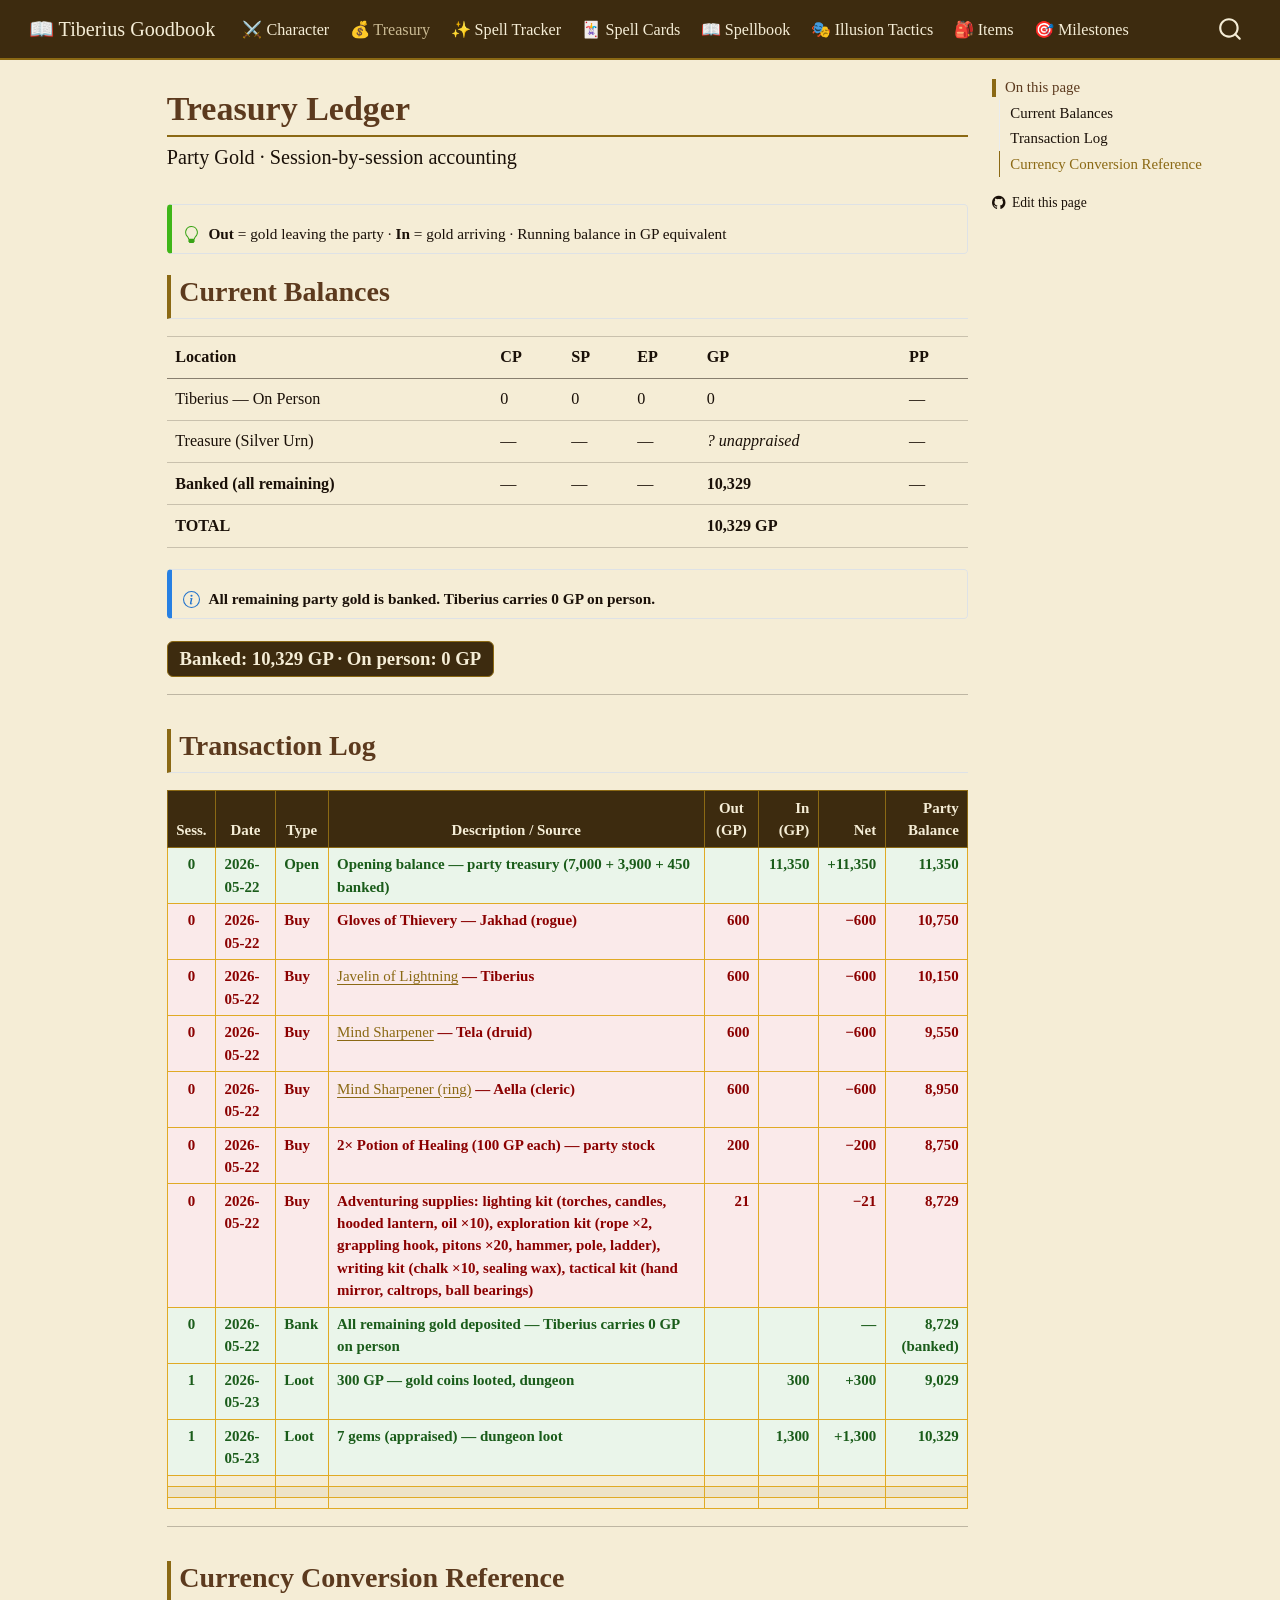
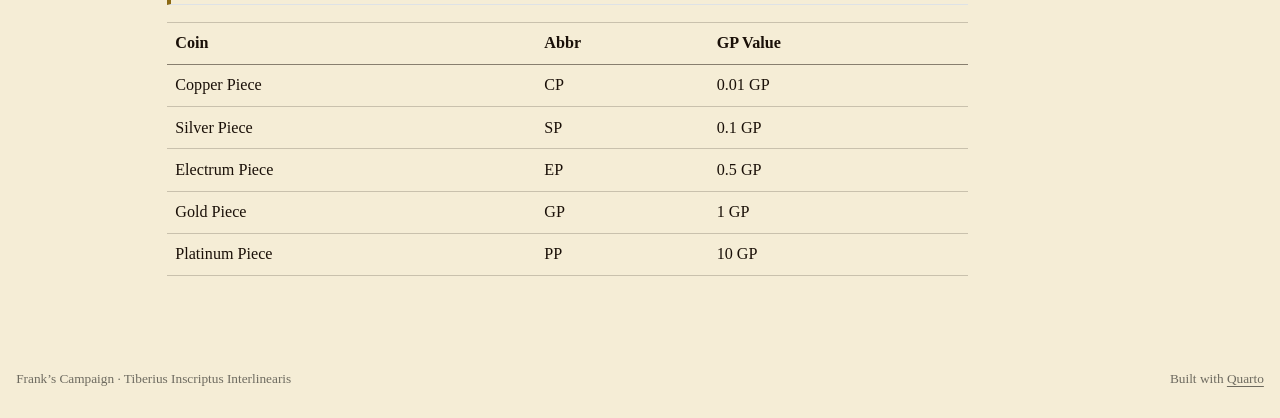
<file: docs/treasury.html>
<!DOCTYPE html>
<html xmlns="http://www.w3.org/1999/xhtml" lang="en" xml:lang="en"><head>

<meta charset="utf-8">
<meta name="generator" content="quarto-1.9.12">

<meta name="viewport" content="width=device-width, initial-scale=1.0, user-scalable=yes">


<title>Treasury Ledger – The Goodbook — Tiberius</title>
<style>
code{white-space: pre-wrap;}
span.smallcaps{font-variant: small-caps;}
div.columns{display: flex; gap: min(4vw, 1.5em);}
div.column{flex: auto; overflow-x: auto;}
div.hanging-indent{margin-left: 1.5em; text-indent: -1.5em;}
ul.task-list{list-style: none;}
ul.task-list li input[type="checkbox"] {
  width: 0.8em;
  margin: 0 0.8em 0.2em -1em; /* quarto-specific, see https://github.com/quarto-dev/quarto-cli/issues/4556 */ 
  vertical-align: middle;
}
</style>


<script src="site_libs/quarto-nav/quarto-nav.js"></script>
<script src="site_libs/quarto-nav/headroom.min.js"></script>
<script src="site_libs/clipboard/clipboard.min.js"></script>
<script src="site_libs/quarto-search/autocomplete.umd.js"></script>
<script src="site_libs/quarto-search/fuse.min.js"></script>
<script src="site_libs/quarto-search/quarto-search.js"></script>
<meta name="quarto:offset" content="./">
<link href="./assets/favicon.png" rel="icon" type="image/png">
<script src="site_libs/quarto-html/quarto.js" type="module"></script>
<script src="site_libs/quarto-html/tabsets/tabsets.js" type="module"></script>
<script src="site_libs/quarto-html/axe/axe-check.js" type="module"></script>
<script src="site_libs/quarto-html/popper.min.js"></script>
<script src="site_libs/quarto-html/tippy.umd.min.js"></script>
<script src="site_libs/quarto-html/anchor.min.js"></script>
<link href="site_libs/quarto-html/tippy.css" rel="stylesheet">
<link href="site_libs/quarto-html/quarto-syntax-highlighting-cdaacfc258cb6f151192107f105ac881.css" rel="stylesheet" id="quarto-text-highlighting-styles">
<script src="site_libs/bootstrap/bootstrap.min.js"></script>
<link href="site_libs/bootstrap/bootstrap-icons.css" rel="stylesheet">
<link href="site_libs/bootstrap/bootstrap-595ac2289d5b0f4f6ef764df2582cfe8.min.css" rel="stylesheet" append-hash="true" id="quarto-bootstrap" data-mode="light">
<script id="quarto-search-options" type="application/json">{
  "location": "navbar",
  "copy-button": false,
  "collapse-after": 3,
  "panel-placement": "end",
  "type": "overlay",
  "limit": 50,
  "keyboard-shortcut": [
    "f",
    "/",
    "s"
  ],
  "show-item-context": false,
  "language": {
    "search-no-results-text": "No results",
    "search-matching-documents-text": "matching documents",
    "search-copy-link-title": "Copy link to search",
    "search-hide-matches-text": "Hide additional matches",
    "search-more-match-text": "more match in this document",
    "search-more-matches-text": "more matches in this document",
    "search-clear-button-title": "Clear",
    "search-text-placeholder": "",
    "search-detached-cancel-button-title": "Cancel",
    "search-submit-button-title": "Submit",
    "search-label": "Search"
  }
}</script>
<style>html{ scroll-behavior: smooth; }</style>


</head>

<body class="nav-fixed quarto-light">

<div id="quarto-search-results"></div>
  <header id="quarto-header" class="headroom fixed-top">
    <nav class="navbar navbar-expand-lg " data-bs-theme="dark">
      <div class="navbar-container container-fluid">
      <div class="navbar-brand-container mx-auto">
    <a class="navbar-brand" href="./index.html">
    <span class="navbar-title">📖 Tiberius Goodbook</span>
    </a>
  </div>
            <div id="quarto-search" class="" title="Search"></div>
          <button class="navbar-toggler" type="button" data-bs-toggle="collapse" data-bs-target="#navbarCollapse" aria-controls="navbarCollapse" role="menu" aria-expanded="false" aria-label="Toggle navigation" onclick="if (window.quartoToggleHeadroom) { window.quartoToggleHeadroom(); }">
  <span class="navbar-toggler-icon"></span>
</button>
          <div class="collapse navbar-collapse" id="navbarCollapse">
            <ul class="navbar-nav navbar-nav-scroll me-auto">
  <li class="nav-item">
    <a class="nav-link" href="./index.html"> 
<span class="menu-text">⚔️ Character</span></a>
  </li>  
  <li class="nav-item">
    <a class="nav-link active" href="./treasury.html" aria-current="page"> 
<span class="menu-text">💰 Treasury</span></a>
  </li>  
  <li class="nav-item">
    <a class="nav-link" href="./spells.html"> 
<span class="menu-text">✨ Spell Tracker</span></a>
  </li>  
  <li class="nav-item">
    <a class="nav-link" href="./spellcards.html"> 
<span class="menu-text">🃏 Spell Cards</span></a>
  </li>  
  <li class="nav-item">
    <a class="nav-link" href="./spellbook.html"> 
<span class="menu-text">📖 Spellbook</span></a>
  </li>  
  <li class="nav-item">
    <a class="nav-link" href="./illusion-tactics.html"> 
<span class="menu-text">🎭 Illusion Tactics</span></a>
  </li>  
  <li class="nav-item">
    <a class="nav-link" href="./items.html"> 
<span class="menu-text">🎒 Items</span></a>
  </li>  
  <li class="nav-item">
    <a class="nav-link" href="./milestones.html"> 
<span class="menu-text">🎯 Milestones</span></a>
  </li>  
</ul>
          </div> <!-- /navcollapse -->
            <div class="quarto-navbar-tools">
</div>
      </div> <!-- /container-fluid -->
    </nav>
</header>
<!-- content -->
<div id="quarto-content" class="quarto-container page-columns page-rows-contents page-layout-article page-navbar">
<!-- sidebar -->
<!-- margin-sidebar -->
    <div id="quarto-margin-sidebar" class="sidebar margin-sidebar">
        <nav id="TOC" role="doc-toc" class="toc-active">
    <h2 id="toc-title">On this page</h2>
   
  <ul>
  <li><a href="#current-balances" id="toc-current-balances" class="nav-link active" data-scroll-target="#current-balances">Current Balances</a></li>
  <li><a href="#transaction-log" id="toc-transaction-log" class="nav-link" data-scroll-target="#transaction-log">Transaction Log</a></li>
  <li><a href="#currency-conversion-reference" id="toc-currency-conversion-reference" class="nav-link" data-scroll-target="#currency-conversion-reference">Currency Conversion Reference</a></li>
  </ul>
<div class="toc-actions"><ul><li><a href="https://github.com/chris-tonomy/Tiberius---Online-Campaign-Frank/edit/main/treasury.qmd" class="toc-action"><i class="bi bi-github"></i>Edit this page</a></li></ul></div></nav>
    </div>
<!-- main -->
<main class="content" id="quarto-document-content">

<header id="title-block-header" class="quarto-title-block default">
<div class="quarto-title">
<h1 class="title">Treasury Ledger</h1>
<p class="subtitle lead">Party Gold · Session-by-session accounting</p>
</div>



<div class="quarto-title-meta">

    
  
    
  </div>
  


</header>


<div class="callout callout-style-simple callout-tip">
<div class="callout-body d-flex">
<div class="callout-icon-container">
<i class="callout-icon"></i>
</div>
<div class="callout-body-container">
<p><strong>Out</strong> = gold leaving the party · <strong>In</strong> = gold arriving · Running balance in GP equivalent</p>
</div>
</div>
</div>
<section id="current-balances" class="level2">
<h2 class="anchored" data-anchor-id="current-balances">Current Balances</h2>
<table class="caption-top table">
<thead>
<tr class="header">
<th>Location</th>
<th>CP</th>
<th>SP</th>
<th>EP</th>
<th>GP</th>
<th>PP</th>
</tr>
</thead>
<tbody>
<tr class="odd">
<td>Tiberius — On Person</td>
<td>0</td>
<td>0</td>
<td>0</td>
<td>0</td>
<td>—</td>
</tr>
<tr class="even">
<td>Treasure (Silver Urn)</td>
<td>—</td>
<td>—</td>
<td>—</td>
<td><em>? unappraised</em></td>
<td>—</td>
</tr>
<tr class="odd">
<td><strong>Banked (all remaining)</strong></td>
<td>—</td>
<td>—</td>
<td>—</td>
<td><strong>10,329</strong></td>
<td>—</td>
</tr>
<tr class="even">
<td><strong>TOTAL</strong></td>
<td></td>
<td></td>
<td></td>
<td><strong>10,329 GP</strong></td>
<td></td>
</tr>
</tbody>
</table>
<div class="callout callout-style-simple callout-note">
<div class="callout-body d-flex">
<div class="callout-icon-container">
<i class="callout-icon"></i>
</div>
<div class="callout-body-container">
<p><strong>All remaining party gold is banked. Tiberius carries 0 GP on person.</strong></p>
</div>
</div>
</div>
<p><span class="balance-badge">Banked: 10,329 GP · On person: 0 GP</span></p>
<hr>
</section>
<section id="transaction-log" class="level2">
<h2 class="anchored" data-anchor-id="transaction-log">Transaction Log</h2>
<table class="ledger caption-top table">
<thead>
<tr class="header">
<th style="text-align: center;" data-quarto-table-cell-role="th">Sess.</th>
<th data-quarto-table-cell-role="th">Date</th>
<th data-quarto-table-cell-role="th">Type</th>
<th data-quarto-table-cell-role="th">Description / Source</th>
<th data-quarto-table-cell-role="th">Out (GP)</th>
<th style="text-align: right;" data-quarto-table-cell-role="th">In (GP)</th>
<th style="text-align: right;" data-quarto-table-cell-role="th">Net</th>
<th style="text-align: right;" data-quarto-table-cell-role="th">Party Balance</th>
</tr>
</thead>
<tbody>
<tr class="credit odd">
<td style="text-align: center;">0</td>
<td>2026-05-22</td>
<td>Open</td>
<td>Opening balance — party treasury (7,000 + 3,900 + 450 banked)</td>
<td></td>
<td style="text-align: right;">11,350</td>
<td style="text-align: right;">+11,350</td>
<td style="text-align: right;"><strong>11,350</strong></td>
</tr>
<tr class="debit even">
<td style="text-align: center;">0</td>
<td>2026-05-22</td>
<td>Buy</td>
<td>Gloves of Thievery — Jakhad (rogue)</td>
<td style="text-align: right;">600</td>
<td style="text-align: right;"></td>
<td style="text-align: right;">−600</td>
<td style="text-align: right;"><strong>10,750</strong></td>
</tr>
<tr class="debit odd">
<td style="text-align: center;">0</td>
<td>2026-05-22</td>
<td>Buy</td>
<td><a href="https://dnd2024.wikidot.com/magic-item:javelin-of-lightning">Javelin of Lightning</a> — Tiberius</td>
<td style="text-align: right;">600</td>
<td style="text-align: right;"></td>
<td style="text-align: right;">−600</td>
<td style="text-align: right;"><strong>10,150</strong></td>
</tr>
<tr class="debit even">
<td style="text-align: center;">0</td>
<td>2026-05-22</td>
<td>Buy</td>
<td><a href="https://dnd2024.wikidot.com/magic-item:mind-sharpener">Mind Sharpener</a> — Tela (druid)</td>
<td style="text-align: right;">600</td>
<td style="text-align: right;"></td>
<td style="text-align: right;">−600</td>
<td style="text-align: right;"><strong>9,550</strong></td>
</tr>
<tr class="debit odd">
<td style="text-align: center;">0</td>
<td>2026-05-22</td>
<td>Buy</td>
<td><a href="https://dnd2024.wikidot.com/magic-item:mind-sharpener">Mind Sharpener (ring)</a> — Aella (cleric)</td>
<td style="text-align: right;">600</td>
<td style="text-align: right;"></td>
<td style="text-align: right;">−600</td>
<td style="text-align: right;"><strong>8,950</strong></td>
</tr>
<tr class="debit even">
<td style="text-align: center;">0</td>
<td>2026-05-22</td>
<td>Buy</td>
<td>2× Potion of Healing (100 GP each) — party stock</td>
<td style="text-align: right;">200</td>
<td style="text-align: right;"></td>
<td style="text-align: right;">−200</td>
<td style="text-align: right;"><strong>8,750</strong></td>
</tr>
<tr class="debit odd">
<td style="text-align: center;">0</td>
<td>2026-05-22</td>
<td>Buy</td>
<td>Adventuring supplies: lighting kit (torches, candles, hooded lantern, oil ×10), exploration kit (rope ×2, grappling hook, pitons ×20, hammer, pole, ladder), writing kit (chalk ×10, sealing wax), tactical kit (hand mirror, caltrops, ball bearings)</td>
<td style="text-align: right;">21</td>
<td style="text-align: right;"></td>
<td style="text-align: right;">−21</td>
<td style="text-align: right;"><strong>8,729</strong></td>
</tr>
<tr class="credit even">
<td style="text-align: center;">0</td>
<td>2026-05-22</td>
<td>Bank</td>
<td>All remaining gold deposited — Tiberius carries 0 GP on person</td>
<td></td>
<td style="text-align: right;"></td>
<td style="text-align: right;">—</td>
<td style="text-align: right;"><strong>8,729 (banked)</strong></td>
</tr>
<tr class="credit odd">
<td style="text-align: center;">1</td>
<td>2026-05-23</td>
<td>Loot</td>
<td>300 GP — gold coins looted, dungeon</td>
<td></td>
<td style="text-align: right;">300</td>
<td style="text-align: right;">+300</td>
<td style="text-align: right;"><strong>9,029</strong></td>
</tr>
<tr class="credit even">
<td style="text-align: center;">1</td>
<td>2026-05-23</td>
<td>Loot</td>
<td>7 gems (appraised) — dungeon loot</td>
<td></td>
<td style="text-align: right;">1,300</td>
<td style="text-align: right;">+1,300</td>
<td style="text-align: right;"><strong>10,329</strong></td>
</tr>
<tr class="odd">
<td style="text-align: center;"></td>
<td></td>
<td></td>
<td></td>
<td></td>
<td style="text-align: right;"></td>
<td style="text-align: right;"></td>
<td style="text-align: right;"></td>
</tr>
<tr class="even">
<td style="text-align: center;"></td>
<td></td>
<td></td>
<td></td>
<td></td>
<td style="text-align: right;"></td>
<td style="text-align: right;"></td>
<td style="text-align: right;"></td>
</tr>
<tr class="odd">
<td style="text-align: center;"></td>
<td></td>
<td></td>
<td></td>
<td></td>
<td style="text-align: right;"></td>
<td style="text-align: right;"></td>
<td style="text-align: right;"></td>
</tr>
</tbody>
</table>
<hr>
</section>
<section id="currency-conversion-reference" class="level2">
<h2 class="anchored" data-anchor-id="currency-conversion-reference">Currency Conversion Reference</h2>
<table class="caption-top table">
<thead>
<tr class="header">
<th>Coin</th>
<th>Abbr</th>
<th>GP Value</th>
</tr>
</thead>
<tbody>
<tr class="odd">
<td>Copper Piece</td>
<td>CP</td>
<td>0.01 GP</td>
</tr>
<tr class="even">
<td>Silver Piece</td>
<td>SP</td>
<td>0.1 GP</td>
</tr>
<tr class="odd">
<td>Electrum Piece</td>
<td>EP</td>
<td>0.5 GP</td>
</tr>
<tr class="even">
<td>Gold Piece</td>
<td>GP</td>
<td>1 GP</td>
</tr>
<tr class="odd">
<td>Platinum Piece</td>
<td>PP</td>
<td>10 GP</td>
</tr>
</tbody>
</table>


</section>

</main> <!-- /main -->
<script id="quarto-html-after-body" type="application/javascript">
  window.document.addEventListener("DOMContentLoaded", function (event) {
    const icon = "";
    const anchorJS = new window.AnchorJS();
    anchorJS.options = {
      placement: 'right',
      icon: icon
    };
    anchorJS.add('.anchored');
    const isCodeAnnotation = (el) => {
      for (const clz of el.classList) {
        if (clz.startsWith('code-annotation-')) {                     
          return true;
        }
      }
      return false;
    }
    const onCopySuccess = function(e) {
      // button target
      const button = e.trigger;
      // don't keep focus
      button.blur();
      // flash "checked"
      button.classList.add('code-copy-button-checked');
      var currentTitle = button.getAttribute("title");
      button.setAttribute("title", "Copied!");
      let tooltip;
      if (window.bootstrap) {
        button.setAttribute("data-bs-toggle", "tooltip");
        button.setAttribute("data-bs-placement", "left");
        button.setAttribute("data-bs-title", "Copied!");
        tooltip = new bootstrap.Tooltip(button, 
          { trigger: "manual", 
            customClass: "code-copy-button-tooltip",
            offset: [0, -8]});
        tooltip.show();    
      }
      setTimeout(function() {
        if (tooltip) {
          tooltip.hide();
          button.removeAttribute("data-bs-title");
          button.removeAttribute("data-bs-toggle");
          button.removeAttribute("data-bs-placement");
        }
        button.setAttribute("title", currentTitle);
        button.classList.remove('code-copy-button-checked');
      }, 1000);
      // clear code selection
      e.clearSelection();
    }
    const getTextToCopy = function(trigger) {
      const outerScaffold = trigger.parentElement.cloneNode(true);
      const codeEl = outerScaffold.querySelector('code');
      for (const childEl of codeEl.children) {
        if (isCodeAnnotation(childEl)) {
          childEl.remove();
        }
      }
      return codeEl.innerText;
    }
    const clipboard = new window.ClipboardJS('.code-copy-button:not([data-in-quarto-modal])', {
      text: getTextToCopy
    });
    clipboard.on('success', onCopySuccess);
    if (window.document.getElementById('quarto-embedded-source-code-modal')) {
      const clipboardModal = new window.ClipboardJS('.code-copy-button[data-in-quarto-modal]', {
        text: getTextToCopy,
        container: window.document.getElementById('quarto-embedded-source-code-modal')
      });
      clipboardModal.on('success', onCopySuccess);
    }
      var localhostRegex = new RegExp(/^(?:http|https):\/\/localhost\:?[0-9]*\//);
      var mailtoRegex = new RegExp(/^mailto:/);
        var filterRegex = new RegExp('/' + window.location.host + '/');
      var isInternal = (href) => {
          return filterRegex.test(href) || localhostRegex.test(href) || mailtoRegex.test(href);
      }
      // Inspect non-navigation links and adorn them if external
     var links = window.document.querySelectorAll('a[href]:not(.nav-link):not(.navbar-brand):not(.toc-action):not(.sidebar-link):not(.sidebar-item-toggle):not(.pagination-link):not(.no-external):not([aria-hidden]):not(.dropdown-item):not(.quarto-navigation-tool):not(.about-link)');
      for (var i=0; i<links.length; i++) {
        const link = links[i];
        if (!isInternal(link.href)) {
          // undo the damage that might have been done by quarto-nav.js in the case of
          // links that we want to consider external
          if (link.dataset.originalHref !== undefined) {
            link.href = link.dataset.originalHref;
          }
        }
      }
    function tippyHover(el, contentFn, onTriggerFn, onUntriggerFn) {
      const config = {
        allowHTML: true,
        maxWidth: 500,
        delay: 100,
        arrow: false,
        appendTo: function(el) {
            return el.parentElement;
        },
        interactive: true,
        interactiveBorder: 10,
        theme: 'quarto',
        placement: 'bottom-start',
      };
      if (contentFn) {
        config.content = contentFn;
      }
      if (onTriggerFn) {
        config.onTrigger = onTriggerFn;
      }
      if (onUntriggerFn) {
        config.onUntrigger = onUntriggerFn;
      }
      window.tippy(el, config); 
    }
    const noterefs = window.document.querySelectorAll('a[role="doc-noteref"]');
    for (var i=0; i<noterefs.length; i++) {
      const ref = noterefs[i];
      tippyHover(ref, function() {
        // use id or data attribute instead here
        let href = ref.getAttribute('data-footnote-href') || ref.getAttribute('href');
        try { href = new URL(href).hash; } catch {}
        const id = href.replace(/^#\/?/, "");
        const note = window.document.getElementById(id);
        if (note) {
          return note.innerHTML;
        } else {
          return "";
        }
      });
    }
    const xrefs = window.document.querySelectorAll('a.quarto-xref');
    const processXRef = (id, note) => {
      // Strip column container classes
      const stripColumnClz = (el) => {
        el.classList.remove("page-full", "page-columns");
        if (el.children) {
          for (const child of el.children) {
            stripColumnClz(child);
          }
        }
      }
      stripColumnClz(note)
      if (id === null || id.startsWith('sec-')) {
        // Special case sections, only their first couple elements
        const container = document.createElement("div");
        if (note.children && note.children.length > 2) {
          container.appendChild(note.children[0].cloneNode(true));
          for (let i = 1; i < note.children.length; i++) {
            const child = note.children[i];
            if (child.tagName === "P" && child.innerText === "") {
              continue;
            } else {
              container.appendChild(child.cloneNode(true));
              break;
            }
          }
          if (window.Quarto?.typesetMath) {
            window.Quarto.typesetMath(container);
          }
          return container.innerHTML
        } else {
          if (window.Quarto?.typesetMath) {
            window.Quarto.typesetMath(note);
          }
          return note.innerHTML;
        }
      } else {
        // Remove any anchor links if they are present
        const anchorLink = note.querySelector('a.anchorjs-link');
        if (anchorLink) {
          anchorLink.remove();
        }
        if (window.Quarto?.typesetMath) {
          window.Quarto.typesetMath(note);
        }
        if (note.classList.contains("callout")) {
          return note.outerHTML;
        } else {
          return note.innerHTML;
        }
      }
    }
    for (var i=0; i<xrefs.length; i++) {
      const xref = xrefs[i];
      tippyHover(xref, undefined, function(instance) {
        instance.disable();
        let url = xref.getAttribute('href');
        let hash = undefined; 
        if (url.startsWith('#')) {
          hash = url;
        } else {
          try { hash = new URL(url).hash; } catch {}
        }
        if (hash) {
          const id = hash.replace(/^#\/?/, "");
          const note = window.document.getElementById(id);
          if (note !== null) {
            try {
              const html = processXRef(id, note.cloneNode(true));
              instance.setContent(html);
            } finally {
              instance.enable();
              instance.show();
            }
          } else {
            // See if we can fetch this
            fetch(url.split('#')[0])
            .then(res => res.text())
            .then(html => {
              const parser = new DOMParser();
              const htmlDoc = parser.parseFromString(html, "text/html");
              const note = htmlDoc.getElementById(id);
              if (note !== null) {
                const html = processXRef(id, note);
                instance.setContent(html);
              } 
            }).finally(() => {
              instance.enable();
              instance.show();
            });
          }
        } else {
          // See if we can fetch a full url (with no hash to target)
          // This is a special case and we should probably do some content thinning / targeting
          fetch(url)
          .then(res => res.text())
          .then(html => {
            const parser = new DOMParser();
            const htmlDoc = parser.parseFromString(html, "text/html");
            const note = htmlDoc.querySelector('main.content');
            if (note !== null) {
              // This should only happen for chapter cross references
              // (since there is no id in the URL)
              // remove the first header
              if (note.children.length > 0 && note.children[0].tagName === "HEADER") {
                note.children[0].remove();
              }
              const html = processXRef(null, note);
              instance.setContent(html);
            } 
          }).finally(() => {
            instance.enable();
            instance.show();
          });
        }
      }, function(instance) {
      });
    }
        let selectedAnnoteEl;
        const selectorForAnnotation = ( cell, annotation) => {
          let cellAttr = 'data-code-cell="' + cell + '"';
          let lineAttr = 'data-code-annotation="' +  annotation + '"';
          const selector = 'span[' + cellAttr + '][' + lineAttr + ']';
          return selector;
        }
        const selectCodeLines = (annoteEl) => {
          const doc = window.document;
          const targetCell = annoteEl.getAttribute("data-target-cell");
          const targetAnnotation = annoteEl.getAttribute("data-target-annotation");
          const annoteSpan = window.document.querySelector(selectorForAnnotation(targetCell, targetAnnotation));
          const lines = annoteSpan.getAttribute("data-code-lines").split(",");
          const lineIds = lines.map((line) => {
            return targetCell + "-" + line;
          })
          let top = null;
          let height = null;
          let parent = null;
          if (lineIds.length > 0) {
              //compute the position of the single el (top and bottom and make a div)
              const el = window.document.getElementById(lineIds[0]);
              top = el.offsetTop;
              height = el.offsetHeight;
              parent = el.parentElement.parentElement;
            if (lineIds.length > 1) {
              const lastEl = window.document.getElementById(lineIds[lineIds.length - 1]);
              const bottom = lastEl.offsetTop + lastEl.offsetHeight;
              height = bottom - top;
            }
            if (top !== null && height !== null && parent !== null) {
              // cook up a div (if necessary) and position it 
              let div = window.document.getElementById("code-annotation-line-highlight");
              if (div === null) {
                div = window.document.createElement("div");
                div.setAttribute("id", "code-annotation-line-highlight");
                div.style.position = 'absolute';
                parent.appendChild(div);
              }
              div.style.top = top - 2 + "px";
              div.style.height = height + 4 + "px";
              div.style.left = 0;
              let gutterDiv = window.document.getElementById("code-annotation-line-highlight-gutter");
              if (gutterDiv === null) {
                gutterDiv = window.document.createElement("div");
                gutterDiv.setAttribute("id", "code-annotation-line-highlight-gutter");
                gutterDiv.style.position = 'absolute';
                const codeCell = window.document.getElementById(targetCell);
                const gutter = codeCell.querySelector('.code-annotation-gutter');
                gutter.appendChild(gutterDiv);
              }
              gutterDiv.style.top = top - 2 + "px";
              gutterDiv.style.height = height + 4 + "px";
            }
            selectedAnnoteEl = annoteEl;
          }
        };
        const unselectCodeLines = () => {
          const elementsIds = ["code-annotation-line-highlight", "code-annotation-line-highlight-gutter"];
          elementsIds.forEach((elId) => {
            const div = window.document.getElementById(elId);
            if (div) {
              div.remove();
            }
          });
          selectedAnnoteEl = undefined;
        };
          // Handle positioning of the toggle
      window.addEventListener(
        "resize",
        throttle(() => {
          elRect = undefined;
          if (selectedAnnoteEl) {
            selectCodeLines(selectedAnnoteEl);
          }
        }, 10)
      );
      function throttle(fn, ms) {
      let throttle = false;
      let timer;
        return (...args) => {
          if(!throttle) { // first call gets through
              fn.apply(this, args);
              throttle = true;
          } else { // all the others get throttled
              if(timer) clearTimeout(timer); // cancel #2
              timer = setTimeout(() => {
                fn.apply(this, args);
                timer = throttle = false;
              }, ms);
          }
        };
      }
        // Attach click handler to the DT
        const annoteDls = window.document.querySelectorAll('dt[data-target-cell]');
        for (const annoteDlNode of annoteDls) {
          annoteDlNode.addEventListener('click', (event) => {
            const clickedEl = event.target;
            if (clickedEl !== selectedAnnoteEl) {
              unselectCodeLines();
              const activeEl = window.document.querySelector('dt[data-target-cell].code-annotation-active');
              if (activeEl) {
                activeEl.classList.remove('code-annotation-active');
              }
              selectCodeLines(clickedEl);
              clickedEl.classList.add('code-annotation-active');
            } else {
              // Unselect the line
              unselectCodeLines();
              clickedEl.classList.remove('code-annotation-active');
            }
          });
        }
    const findCites = (el) => {
      const parentEl = el.parentElement;
      if (parentEl) {
        const cites = parentEl.dataset.cites;
        if (cites) {
          return {
            el,
            cites: cites.split(' ')
          };
        } else {
          return findCites(el.parentElement)
        }
      } else {
        return undefined;
      }
    };
    var bibliorefs = window.document.querySelectorAll('a[role="doc-biblioref"]');
    for (var i=0; i<bibliorefs.length; i++) {
      const ref = bibliorefs[i];
      const citeInfo = findCites(ref);
      if (citeInfo) {
        tippyHover(citeInfo.el, function() {
          var popup = window.document.createElement('div');
          citeInfo.cites.forEach(function(cite) {
            var citeDiv = window.document.createElement('div');
            citeDiv.classList.add('hanging-indent');
            citeDiv.classList.add('csl-entry');
            var biblioDiv = window.document.getElementById('ref-' + cite);
            if (biblioDiv) {
              citeDiv.innerHTML = biblioDiv.innerHTML;
            }
            popup.appendChild(citeDiv);
          });
          return popup.innerHTML;
        });
      }
    }
  });
  </script>
</div> <!-- /content -->
<footer class="footer">
  <div class="nav-footer">
    <div class="nav-footer-left">
<p>Frank’s Campaign · Tiberius Inscriptus Interlinearis</p>
</div>   
    <div class="nav-footer-center">
      &nbsp;
    <div class="toc-actions d-sm-block d-md-none"><ul><li><a href="https://github.com/chris-tonomy/Tiberius---Online-Campaign-Frank/edit/main/treasury.qmd" class="toc-action"><i class="bi bi-github"></i>Edit this page</a></li></ul></div></div>
    <div class="nav-footer-right">
<p>Built with <a href="https://quarto.org">Quarto</a></p>
</div>
  </div>
</footer>




<script src="site_libs/quarto-html/zenscroll-min.js"></script>
</body></html>
</file>
<file: docs/site_libs/quarto-html/tippy.css>
.tippy-box[data-animation=fade][data-state=hidden]{opacity:0}[data-tippy-root]{max-width:calc(100vw - 10px)}.tippy-box{position:relative;background-color:#333;color:#fff;border-radius:4px;font-size:14px;line-height:1.4;white-space:normal;outline:0;transition-property:transform,visibility,opacity}.tippy-box[data-placement^=top]>.tippy-arrow{bottom:0}.tippy-box[data-placement^=top]>.tippy-arrow:before{bottom:-7px;left:0;border-width:8px 8px 0;border-top-color:initial;transform-origin:center top}.tippy-box[data-placement^=bottom]>.tippy-arrow{top:0}.tippy-box[data-placement^=bottom]>.tippy-arrow:before{top:-7px;left:0;border-width:0 8px 8px;border-bottom-color:initial;transform-origin:center bottom}.tippy-box[data-placement^=left]>.tippy-arrow{right:0}.tippy-box[data-placement^=left]>.tippy-arrow:before{border-width:8px 0 8px 8px;border-left-color:initial;right:-7px;transform-origin:center left}.tippy-box[data-placement^=right]>.tippy-arrow{left:0}.tippy-box[data-placement^=right]>.tippy-arrow:before{left:-7px;border-width:8px 8px 8px 0;border-right-color:initial;transform-origin:center right}.tippy-box[data-inertia][data-state=visible]{transition-timing-function:cubic-bezier(.54,1.5,.38,1.11)}.tippy-arrow{width:16px;height:16px;color:#333}.tippy-arrow:before{content:"";position:absolute;border-color:transparent;border-style:solid}.tippy-content{position:relative;padding:5px 9px;z-index:1}
</file>
<file: docs/site_libs/quarto-html/quarto-syntax-highlighting-cdaacfc258cb6f151192107f105ac881.css>
/* quarto syntax highlight colors */
:root {
  --quarto-hl-ot-color: #003B4F;
  --quarto-hl-at-color: #657422;
  --quarto-hl-ss-color: #20794D;
  --quarto-hl-an-color: #5E5E5E;
  --quarto-hl-fu-color: #4758AB;
  --quarto-hl-st-color: #20794D;
  --quarto-hl-cf-color: #003B4F;
  --quarto-hl-op-color: #5E5E5E;
  --quarto-hl-er-color: #AD0000;
  --quarto-hl-bn-color: #AD0000;
  --quarto-hl-al-color: #AD0000;
  --quarto-hl-va-color: #111111;
  --quarto-hl-bu-color: inherit;
  --quarto-hl-ex-color: inherit;
  --quarto-hl-pp-color: #AD0000;
  --quarto-hl-in-color: #5E5E5E;
  --quarto-hl-vs-color: #20794D;
  --quarto-hl-wa-color: #5E5E5E;
  --quarto-hl-do-color: #5E5E5E;
  --quarto-hl-im-color: #00769E;
  --quarto-hl-ch-color: #20794D;
  --quarto-hl-dt-color: #AD0000;
  --quarto-hl-fl-color: #AD0000;
  --quarto-hl-co-color: #5E5E5E;
  --quarto-hl-cv-color: #5E5E5E;
  --quarto-hl-cn-color: #8f5902;
  --quarto-hl-sc-color: #5E5E5E;
  --quarto-hl-dv-color: #AD0000;
  --quarto-hl-kw-color: #003B4F;
}

/* other quarto variables */
:root {
  --quarto-font-monospace: SFMono-Regular, Menlo, Monaco, Consolas, "Liberation Mono", "Courier New", monospace;
}

/* syntax highlight based on Pandoc's rules */
pre > code.sourceCode > span {
  color: #003B4F;
}

code.sourceCode > span {
  color: #003B4F;
}

div.sourceCode,
div.sourceCode pre.sourceCode {
  color: #003B4F;
}

/* Normal */
code span {
  color: #003B4F;
}

/* Alert */
code span.al {
  color: #AD0000;
  font-style: inherit;
}

/* Annotation */
code span.an {
  color: #5E5E5E;
  font-style: inherit;
}

/* Attribute */
code span.at {
  color: #657422;
  font-style: inherit;
}

/* BaseN */
code span.bn {
  color: #AD0000;
  font-style: inherit;
}

/* BuiltIn */
code span.bu {
  font-style: inherit;
}

/* ControlFlow */
code span.cf {
  color: #003B4F;
  font-weight: bold;
  font-style: inherit;
}

/* Char */
code span.ch {
  color: #20794D;
  font-style: inherit;
}

/* Constant */
code span.cn {
  color: #8f5902;
  font-style: inherit;
}

/* Comment */
code span.co {
  color: #5E5E5E;
  font-style: inherit;
}

/* CommentVar */
code span.cv {
  color: #5E5E5E;
  font-style: italic;
}

/* Documentation */
code span.do {
  color: #5E5E5E;
  font-style: italic;
}

/* DataType */
code span.dt {
  color: #AD0000;
  font-style: inherit;
}

/* DecVal */
code span.dv {
  color: #AD0000;
  font-style: inherit;
}

/* Error */
code span.er {
  color: #AD0000;
  font-style: inherit;
}

/* Extension */
code span.ex {
  font-style: inherit;
}

/* Float */
code span.fl {
  color: #AD0000;
  font-style: inherit;
}

/* Function */
code span.fu {
  color: #4758AB;
  font-style: inherit;
}

/* Import */
code span.im {
  color: #00769E;
  font-style: inherit;
}

/* Information */
code span.in {
  color: #5E5E5E;
  font-style: inherit;
}

/* Keyword */
code span.kw {
  color: #003B4F;
  font-weight: bold;
  font-style: inherit;
}

/* Operator */
code span.op {
  color: #5E5E5E;
  font-style: inherit;
}

/* Other */
code span.ot {
  color: #003B4F;
  font-style: inherit;
}

/* Preprocessor */
code span.pp {
  color: #AD0000;
  font-style: inherit;
}

/* SpecialChar */
code span.sc {
  color: #5E5E5E;
  font-style: inherit;
}

/* SpecialString */
code span.ss {
  color: #20794D;
  font-style: inherit;
}

/* String */
code span.st {
  color: #20794D;
  font-style: inherit;
}

/* Variable */
code span.va {
  color: #111111;
  font-style: inherit;
}

/* VerbatimString */
code span.vs {
  color: #20794D;
  font-style: inherit;
}

/* Warning */
code span.wa {
  color: #5E5E5E;
  font-style: italic;
}

.prevent-inlining {
  content: "</";
}

/*# sourceMappingURL=406ff813e661147602d96cdd15110cd7.css.map */
</file>
